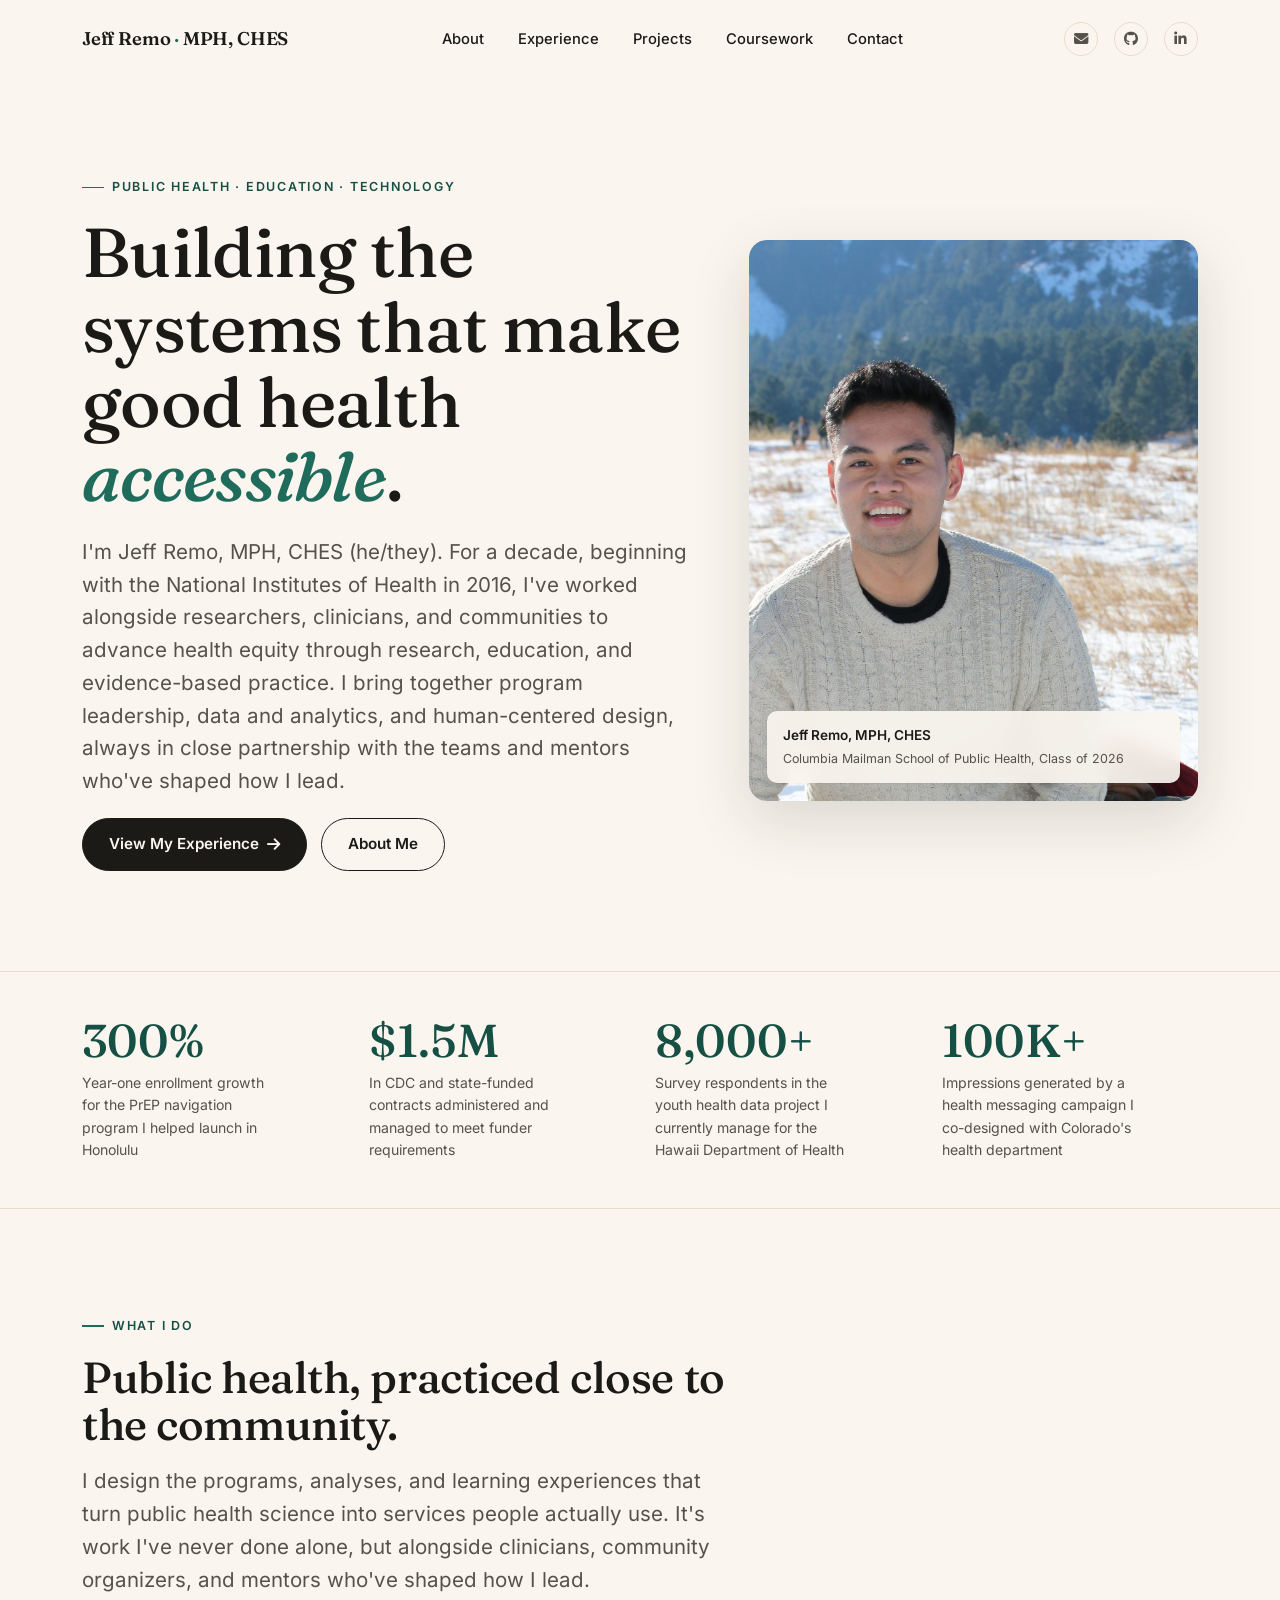
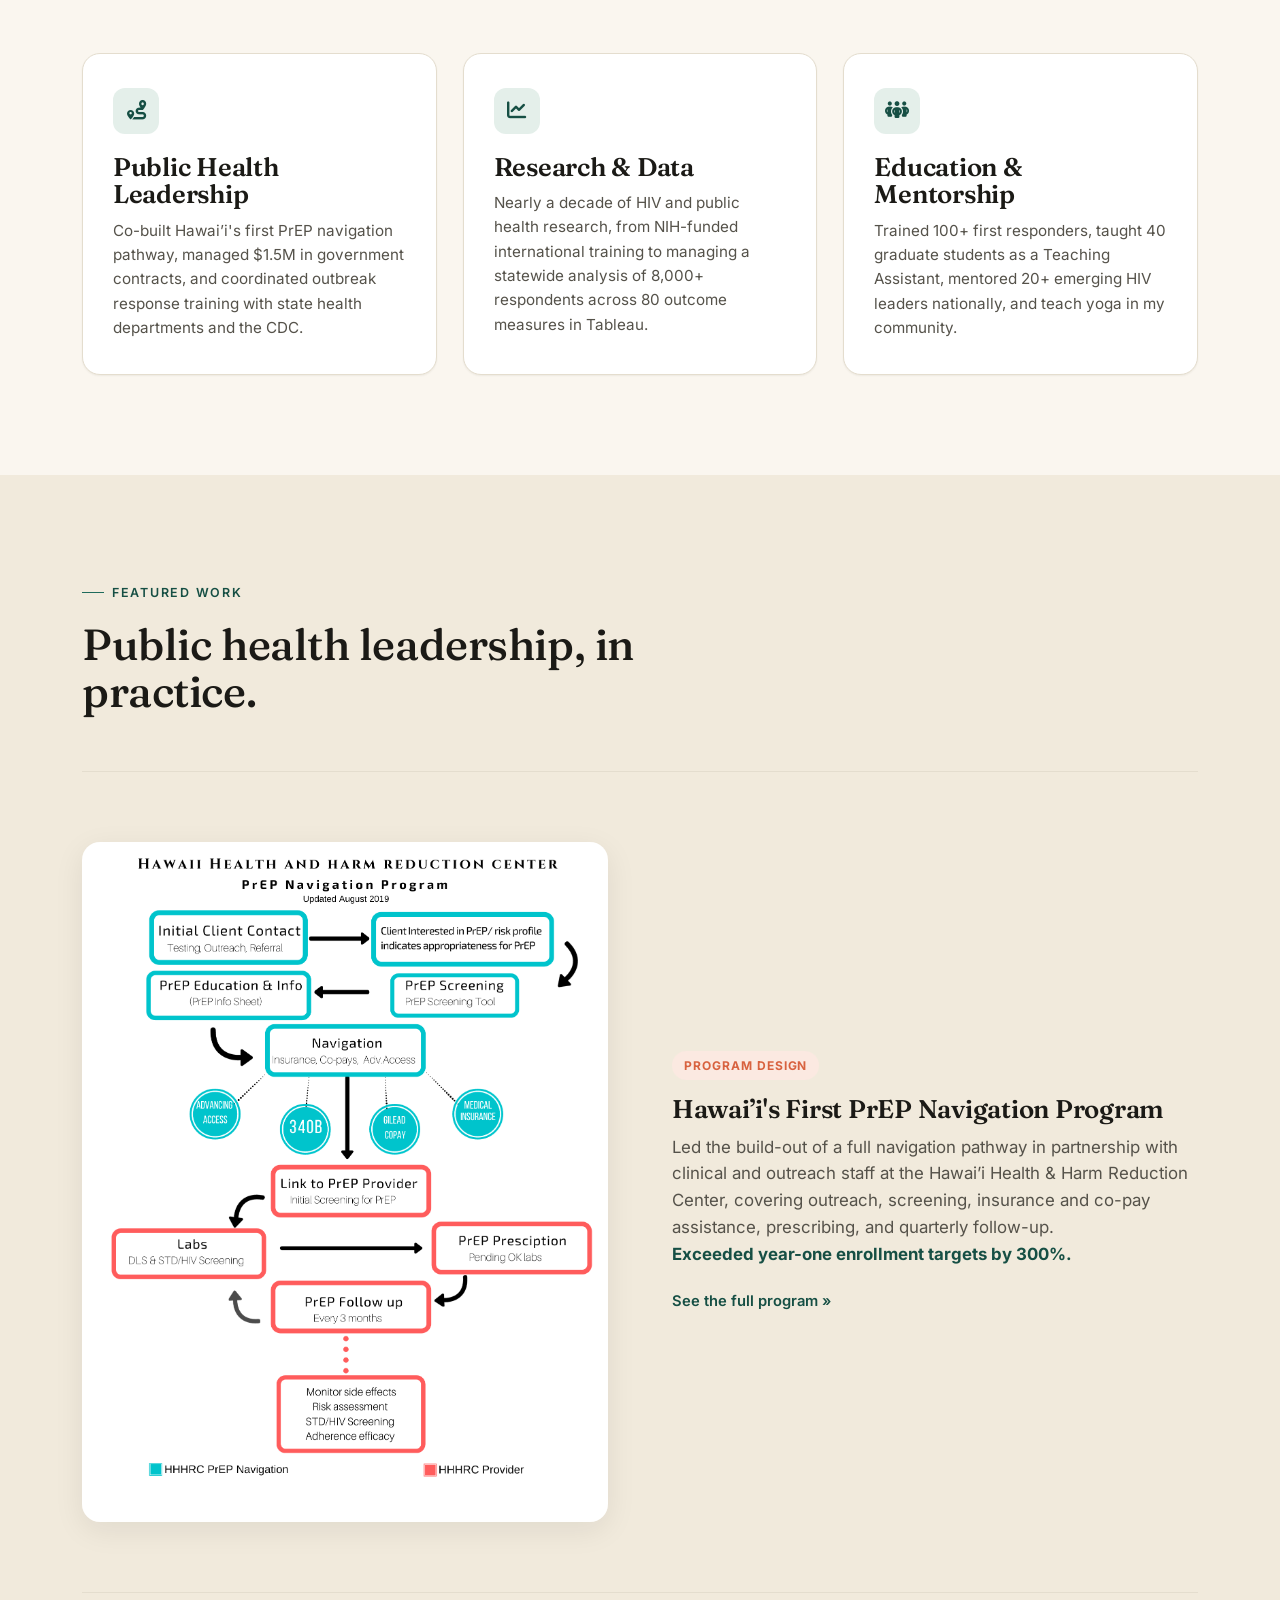
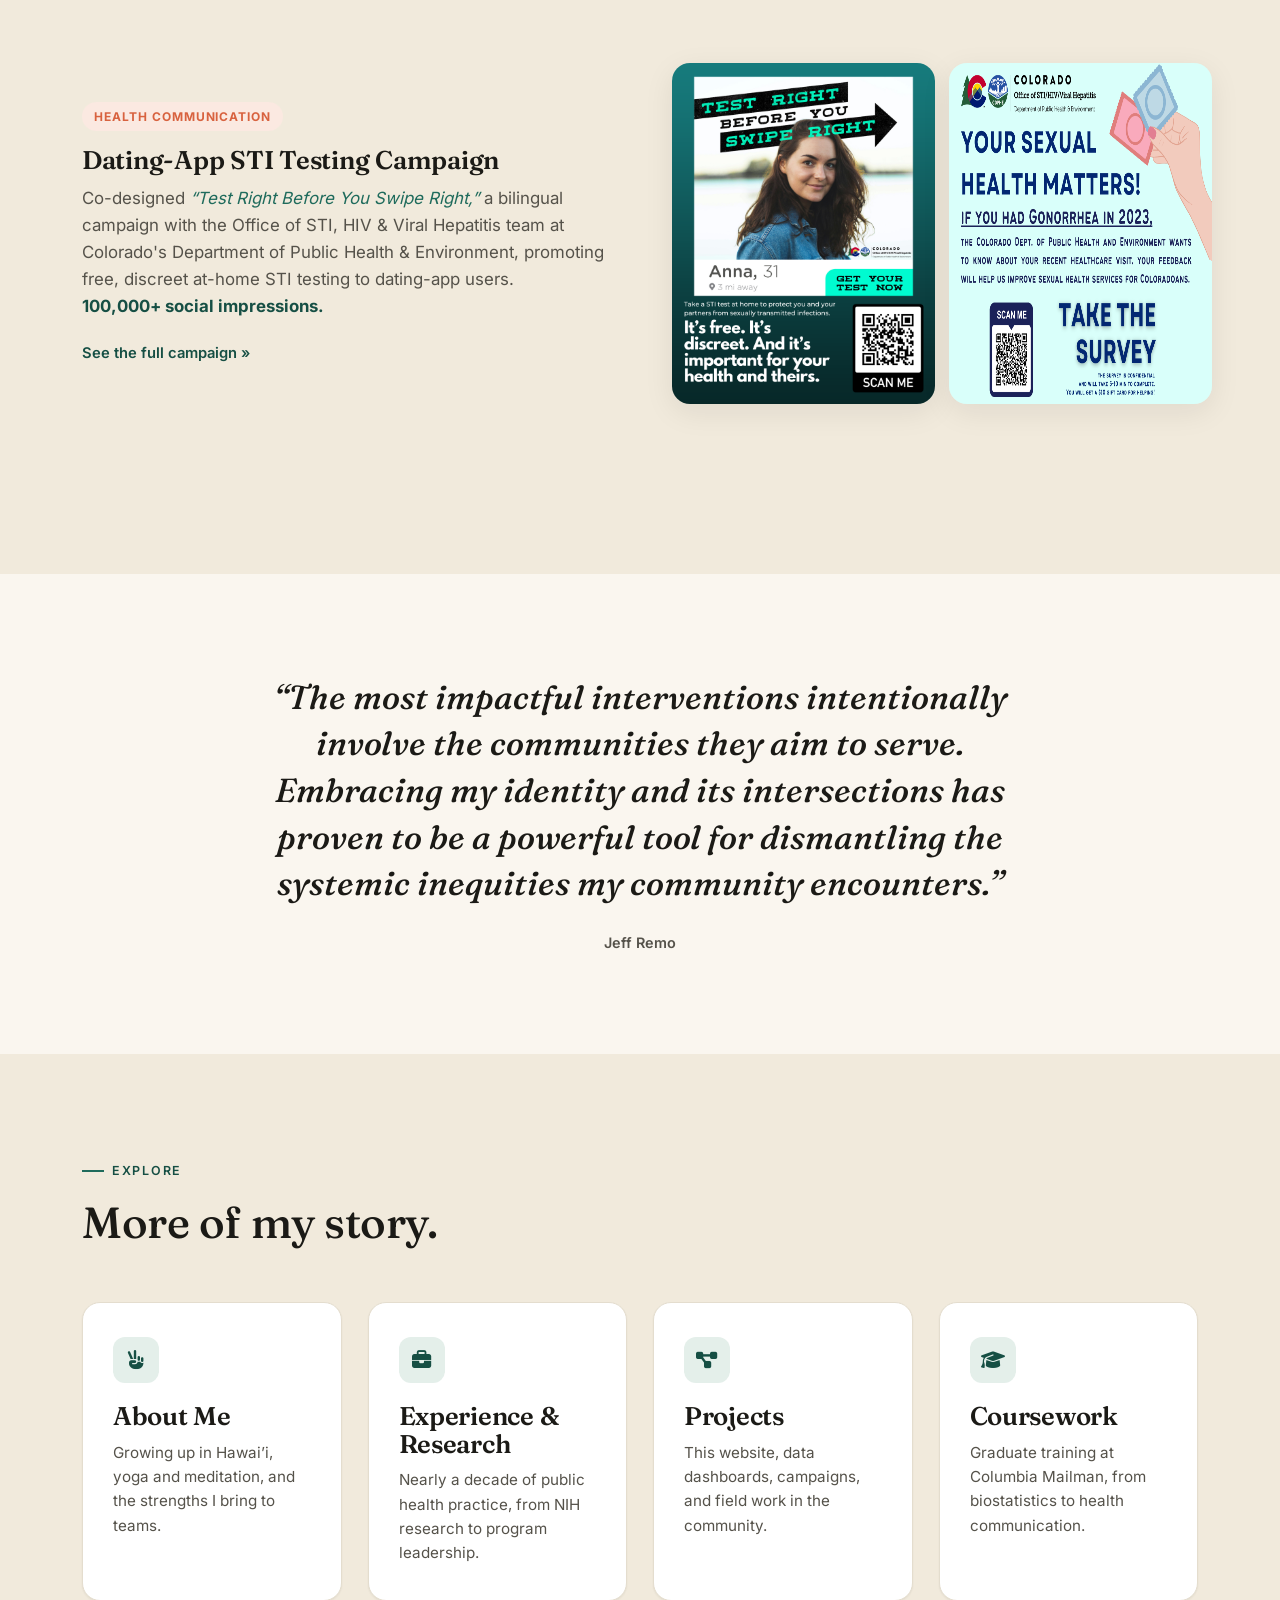
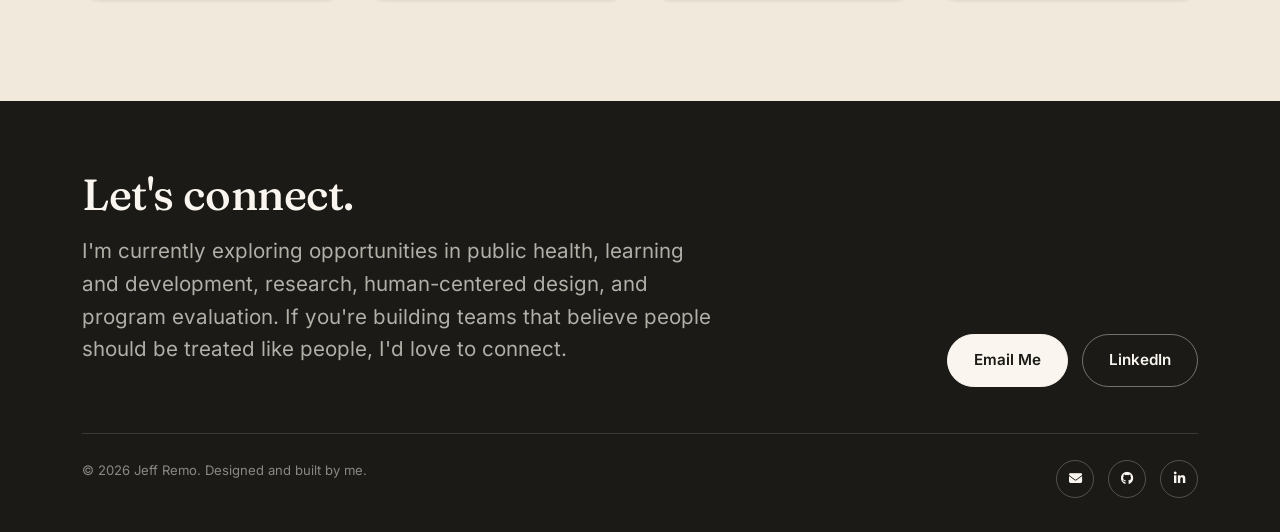
<file: index.html>
<!doctype html>
<html lang="en">
<head>
<meta charset="utf-8">
<meta name="viewport" content="width=device-width, initial-scale=1">
<title>Jeff Remo, MPH, CHES | Public Health Portfolio</title>
<meta name="description" content="Portfolio of Jeff Remo, MPH, CHES, an emerging public health leader, educator, and technologist with nearly a decade of HIV and public health research and practice.">
<link rel="icon" type="image/png" sizes="32x32" href="images/favicon-32.png">
<link rel="icon" type="image/png" sizes="512x512" href="images/favicon.png">
<link rel="apple-touch-icon" href="images/apple-touch-icon.png">
<link rel="stylesheet" href="css/fonts/fonts.css">
<link rel="stylesheet" href="css/fontawesome/css/all.min.css">
<link rel="stylesheet" href="css/site.css">
</head>
<body>

<nav class="site-nav">
  <div class="wrap">
    <a href="index.html" class="brand">Jeff Remo <span>&middot;</span> MPH, CHES</a>
    <ul class="nav-links">
      <li><a href="about.html">About</a></li>
      <li><a href="experience.html">Experience</a></li>
      <li><a href="projects.html">Projects</a></li>
      <li><a href="coursework.html">Coursework</a></li>
      <li><a href="#contact">Contact</a></li>
    </ul>
    <div class="nav-icons">
      <a href="mailto:jeffrem9@gmail.com" aria-label="Email"><i class="fa-solid fa-envelope"></i></a>
      <a href="http://github.com/jr4550/" target="_blank" rel="noopener" aria-label="GitHub"><i class="fa-brands fa-github"></i></a>
      <a href="https://www.linkedin.com/in/jefferson-remo-14899811a/" target="_blank" rel="noopener" aria-label="LinkedIn"><i class="fa-brands fa-linkedin-in"></i></a>
    </div>
    <button class="nav-toggle" aria-label="Open menu"><span></span><span></span><span></span></button>
  </div>
</nav>

<div class="mobile-drawer">
  <div class="drawer-top">
    <span class="brand">Jeff Remo</span>
    <button class="drawer-close" aria-label="Close menu">&times;</button>
  </div>
  <ul>
    <li><a href="index.html">Home</a></li>
    <li><a href="about.html">About</a></li>
    <li><a href="experience.html">Experience</a></li>
    <li><a href="projects.html">Projects</a></li>
    <li><a href="coursework.html">Coursework</a></li>
    <li><a href="#contact">Contact</a></li>
  </ul>
  <div class="drawer-icons">
    <a href="mailto:jeffrem9@gmail.com" aria-label="Email"><i class="fa-solid fa-envelope"></i></a>
    <a href="http://github.com/jr4550/" target="_blank" rel="noopener" aria-label="GitHub"><i class="fa-brands fa-github"></i></a>
    <a href="https://www.linkedin.com/in/jefferson-remo-14899811a/" target="_blank" rel="noopener" aria-label="LinkedIn"><i class="fa-brands fa-linkedin-in"></i></a>
  </div>
</div>

<header class="hero">
  <div class="wrap hero-grid">
    <div class="reveal in">
      <div class="eyebrow">Public Health &middot; Education &middot; Technology</div>
      <h1>Building the systems that make good health <em>accessible</em>.</h1>
      <p class="lede">I'm Jeff Remo, MPH, CHES (he/they). For a decade, beginning with the National Institutes of Health in 2016, I've worked alongside researchers, clinicians, and communities to advance health equity through research, education, and evidence-based practice. I bring together program leadership, data and analytics, and human-centered design, always in close partnership with the teams and mentors who've shaped how I lead.</p>
      <div class="btn-row">
        <a href="experience.html" class="btn btn-primary">View My Experience <i class="fa-solid fa-arrow-right"></i></a>
        <a href="about.html" class="btn btn-ghost">About Me</a>
      </div>
    </div>
    <div class="reveal in">
      <div class="hero-photo">
        <img src="images/photos/headshot-colorado.jpg" alt="Jeff Remo in the Colorado foothills">
        <div class="hero-photo-badge">
          Jeff Remo, MPH, CHES
          <span>Columbia Mailman School of Public Health, Class of 2026</span>
        </div>
      </div>
    </div>
  </div>
</header>

<section class="stat-strip">
  <div class="wrap stat-grid">
    <div class="reveal">
      <div class="stat-num">300%</div>
      <div class="stat-label">Year-one enrollment growth for the PrEP navigation program I helped launch in Honolulu</div>
    </div>
    <div class="reveal">
      <div class="stat-num">$1.5M</div>
      <div class="stat-label">In CDC and state-funded contracts administered and managed to meet funder requirements</div>
    </div>
    <div class="reveal">
      <div class="stat-num">8,000+</div>
      <div class="stat-label">Survey respondents in the youth health data project I currently manage for the Hawaii Department of Health</div>
    </div>
    <div class="reveal">
      <div class="stat-num">100K+</div>
      <div class="stat-label">Impressions generated by a health messaging campaign I co-designed with Colorado's health department</div>
    </div>
  </div>
</section>

<section class="section">
  <div class="wrap">
    <div class="section-head reveal">
      <div class="eyebrow">What I Do</div>
      <h2>Public health, practiced close to the community.</h2>
      <p class="lede">I design the programs, analyses, and learning experiences that turn public health science into services people actually use. It's work I've never done alone, but alongside clinicians, community organizers, and mentors who've shaped how I lead.</p>
    </div>
    <div class="card-grid">
      <div class="card reveal">
        <div class="card-icon"><i class="fa-solid fa-route"></i></div>
        <h3>Public Health Leadership</h3>
        <p>Co-built Hawai&rsquo;i's first PrEP navigation pathway, managed $1.5M in government contracts, and coordinated outbreak response training with state health departments and the CDC.</p>
      </div>
      <div class="card reveal">
        <div class="card-icon"><i class="fa-solid fa-chart-line"></i></div>
        <h3>Research &amp; Data</h3>
        <p>Nearly a decade of HIV and public health research, from NIH-funded international training to managing a statewide analysis of 8,000+ respondents across 80 outcome measures in Tableau.</p>
      </div>
      <div class="card reveal">
        <div class="card-icon"><i class="fa-solid fa-people-group"></i></div>
        <h3>Education &amp; Mentorship</h3>
        <p>Trained 100+ first responders, taught 40 graduate students as a Teaching Assistant, mentored 20+ emerging HIV leaders nationally, and teach yoga in my community.</p>
      </div>
    </div>
  </div>
</section>

<section class="section section-cream">
  <div class="wrap">
    <div class="section-head reveal">
      <div class="eyebrow">Featured Work</div>
      <h2>Public health leadership, in practice.</h2>
    </div>

    <div class="feature reveal">
      <div class="feature-media">
        <img src="images/prep-navigation-flowchart.png" alt="HHHRC PrEP Navigation Program workflow">
      </div>
      <div>
        <span class="feature-tag">Program Design</span>
        <h3>Hawai&rsquo;i's First PrEP Navigation Program</h3>
        <p>Led the build-out of a full navigation pathway in partnership with clinical and outreach staff at the Hawai&rsquo;i Health &amp; Harm Reduction Center, covering outreach, screening, insurance and co-pay assistance, prescribing, and quarterly follow-up. <span class="stat-line">Exceeded year-one enrollment targets by 300%.</span></p>
        <div class="feature-links">
          <a href="projects.html#prep">See the full program &raquo;</a>
        </div>
      </div>
    </div>

    <div class="feature reverse reveal">
      <div class="feature-media split">
        <img src="images/sexual-health-campaign-1.png" alt="Test Right Before You Swipe Right campaign flyer">
        <img src="images/sexual-health-campaign-2.png" alt="Your Sexual Health Matters campaign flyer">
      </div>
      <div>
        <span class="feature-tag">Health Communication</span>
        <h3>Dating-App STI Testing Campaign</h3>
        <p>Co-designed <em>&ldquo;Test Right Before You Swipe Right,&rdquo;</em> a bilingual campaign with the Office of STI, HIV &amp; Viral Hepatitis team at Colorado's Department of Public Health &amp; Environment, promoting free, discreet at-home STI testing to dating-app users. <span class="stat-line">100,000+ social impressions.</span></p>
        <div class="feature-links">
          <a href="projects.html#campaign">See the full campaign &raquo;</a>
        </div>
      </div>
    </div>
  </div>
</section>

<section class="section">
  <div class="wrap quote-block reveal">
    <blockquote>&ldquo;The most impactful interventions intentionally involve the communities they aim to serve. Embracing my identity and its intersections has proven to be a powerful tool for dismantling the systemic inequities my community encounters.&rdquo;</blockquote>
    <div class="quote-attr">Jeff Remo</div>
  </div>
</section>

<section class="section section-cream">
  <div class="wrap">
    <div class="section-head reveal">
      <div class="eyebrow">Explore</div>
      <h2>More of my story.</h2>
    </div>
    <div class="card-grid four">
      <a href="about.html" class="card reveal">
        <div class="card-icon"><i class="fa-solid fa-hand-peace"></i></div>
        <h3>About Me</h3>
        <p>Growing up in Hawai&rsquo;i, yoga and meditation, and the strengths I bring to teams.</p>
      </a>
      <a href="experience.html" class="card reveal">
        <div class="card-icon"><i class="fa-solid fa-briefcase"></i></div>
        <h3>Experience &amp; Research</h3>
        <p>Nearly a decade of public health practice, from NIH research to program leadership.</p>
      </a>
      <a href="projects.html" class="card reveal">
        <div class="card-icon"><i class="fa-solid fa-diagram-project"></i></div>
        <h3>Projects</h3>
        <p>This website, data dashboards, campaigns, and field work in the community.</p>
      </a>
      <a href="coursework.html" class="card reveal">
        <div class="card-icon"><i class="fa-solid fa-graduation-cap"></i></div>
        <h3>Coursework</h3>
        <p>Graduate training at Columbia Mailman, from biostatistics to health communication.</p>
      </a>
    </div>
  </div>
</section>

<footer class="site-footer" id="contact">
  <div class="wrap">
    <div class="footer-top">
      <div>
        <h2>Let's connect.</h2>
        <p class="lede">I'm currently exploring opportunities in public health, learning and development, research, human-centered design, and program evaluation. If you're building teams that believe people should be treated like people, I'd love to connect.</p>
      </div>
      <div class="btn-row">
        <a href="mailto:jeffrem9@gmail.com" class="btn btn-primary">Email Me</a>
        <a href="https://www.linkedin.com/in/jefferson-remo-14899811a/" class="btn btn-ghost" target="_blank" rel="noopener">LinkedIn</a>
      </div>
    </div>
    <div class="footer-bottom">
      <span>&copy; 2026 Jeff Remo. Designed and built by me.</span>
      <div class="footer-icons">
        <a href="mailto:jeffrem9@gmail.com" aria-label="Email"><i class="fa-solid fa-envelope"></i></a>
        <a href="http://github.com/jr4550/" target="_blank" rel="noopener" aria-label="GitHub"><i class="fa-brands fa-github"></i></a>
        <a href="https://www.linkedin.com/in/jefferson-remo-14899811a/" target="_blank" rel="noopener" aria-label="LinkedIn"><i class="fa-brands fa-linkedin-in"></i></a>
      </div>
    </div>
  </div>
</footer>

<script src="js/site.js"></script>
</body>
</html>
</file>
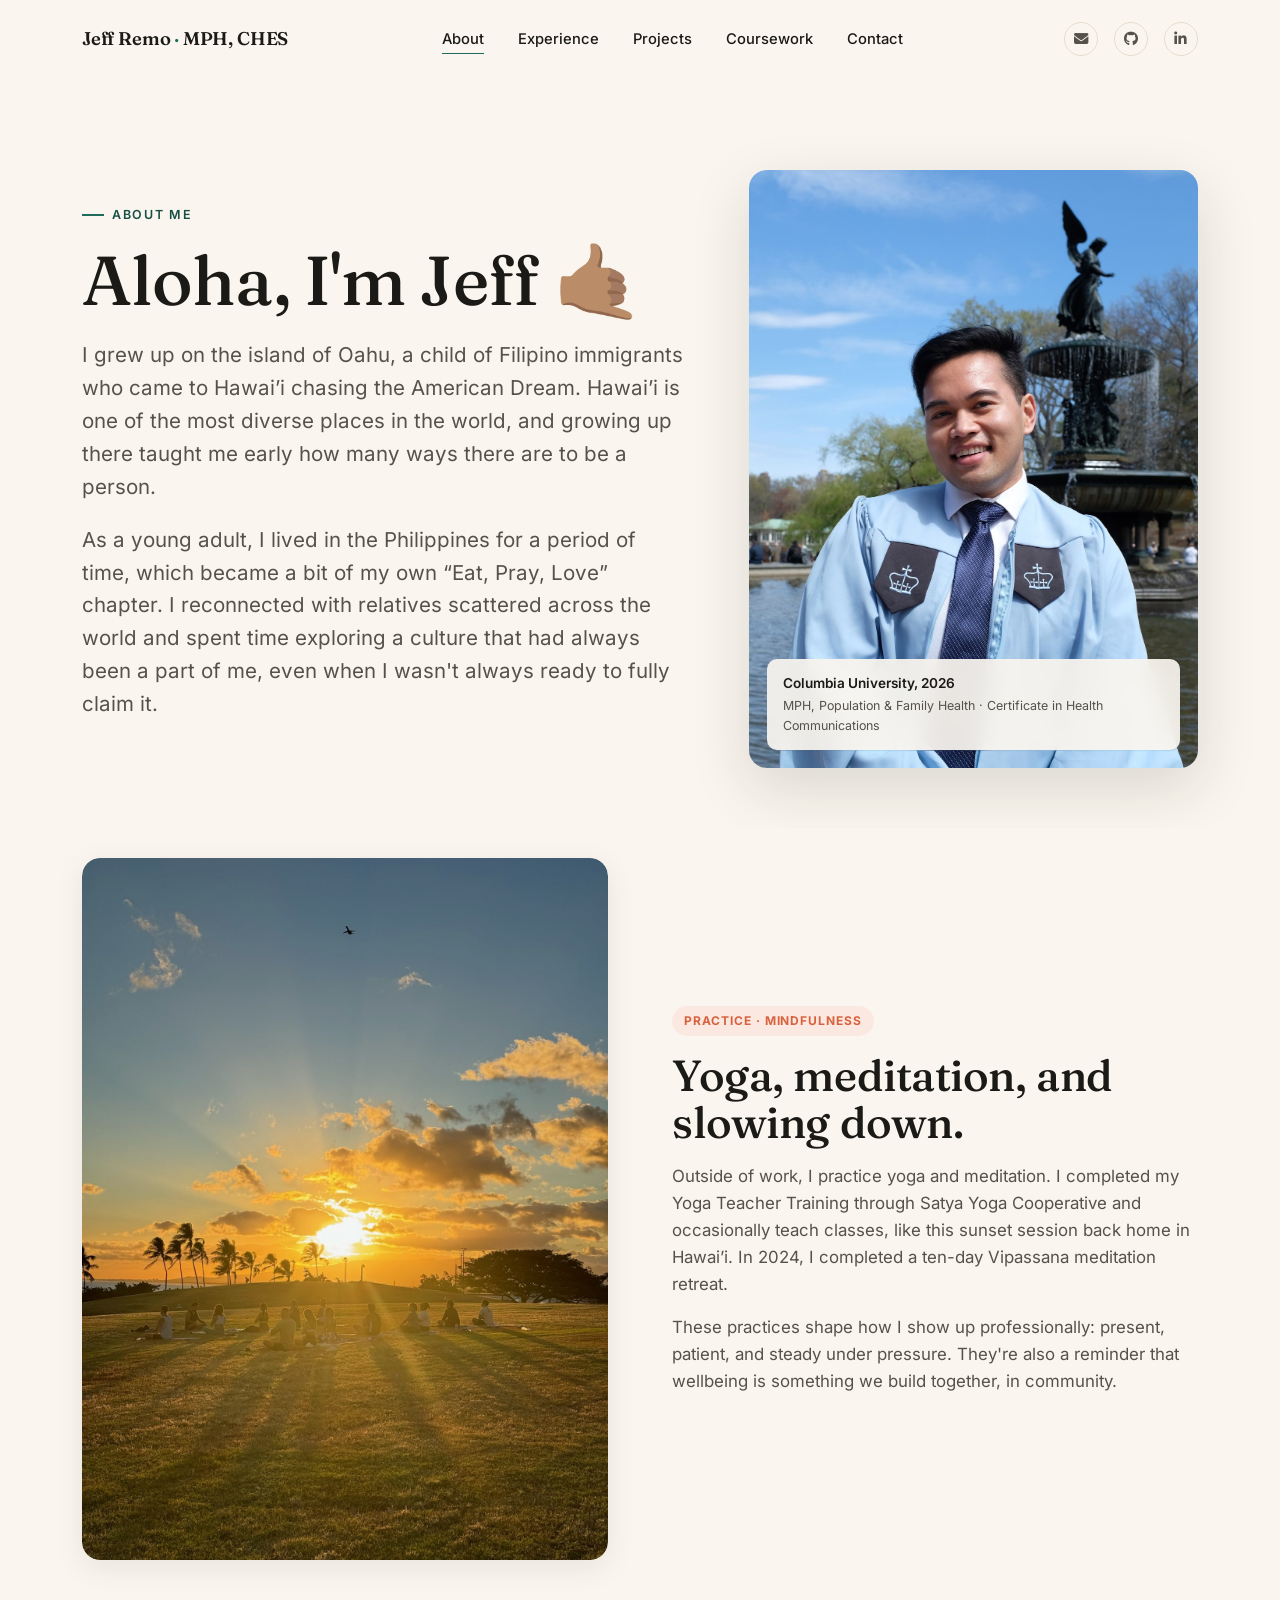
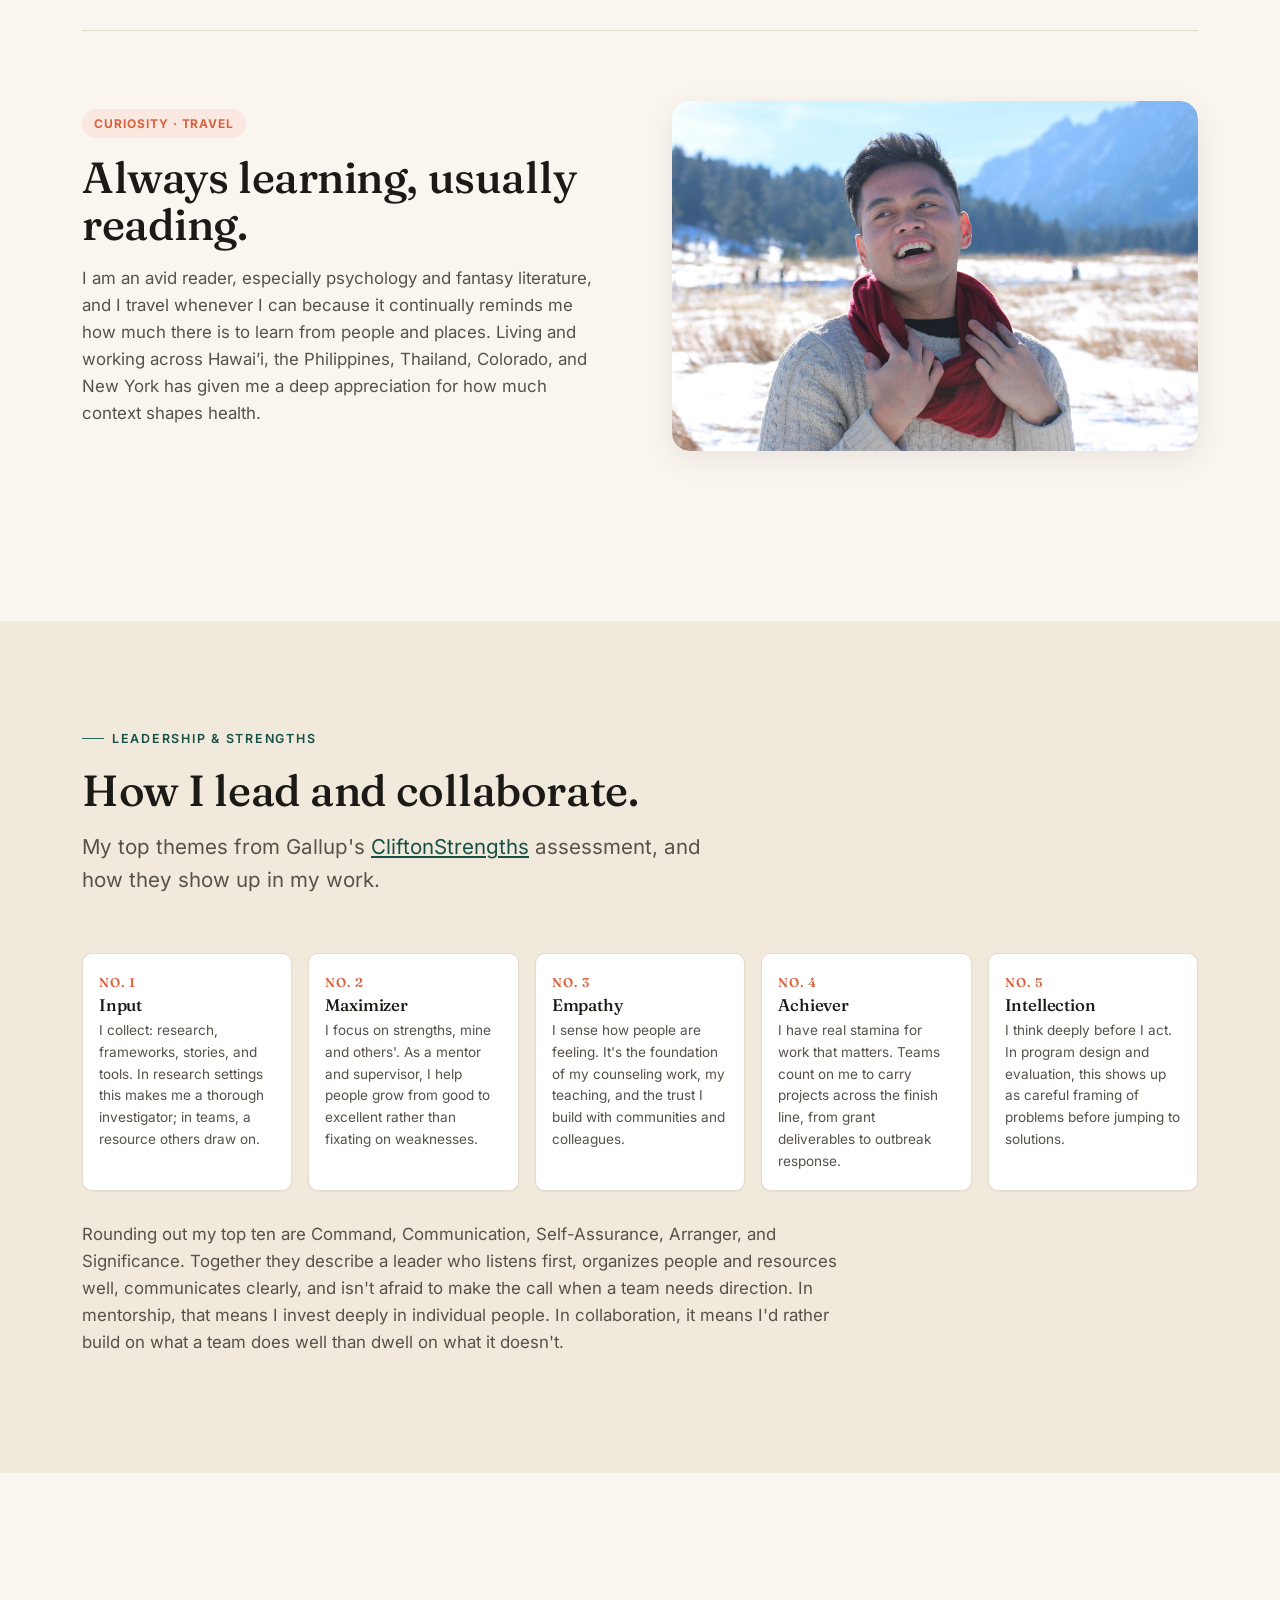
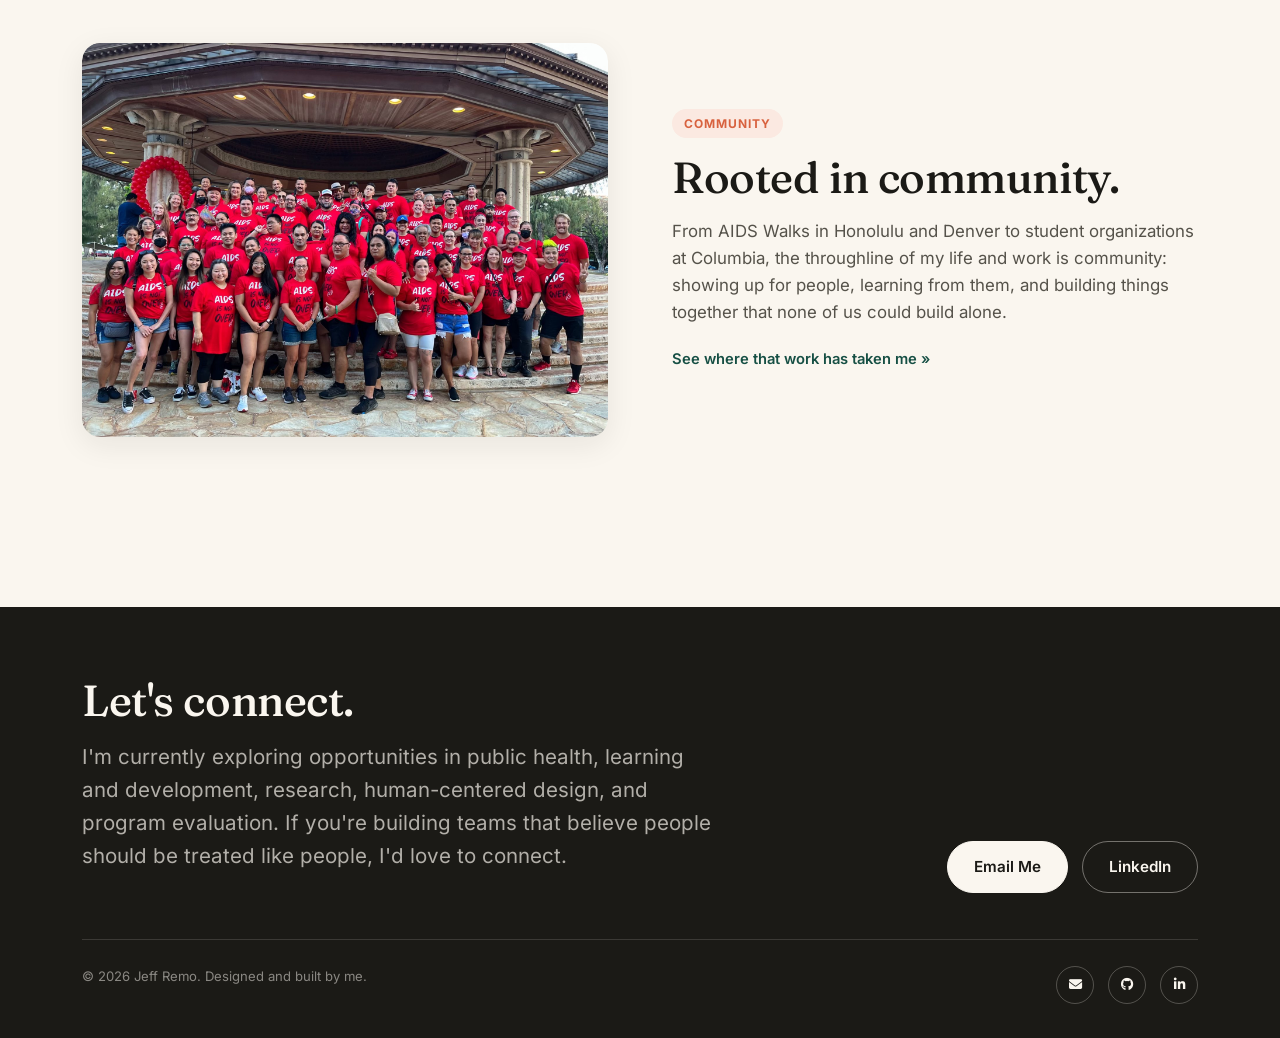
<file: about.html>
<!doctype html>
<html lang="en">
<head>
<meta charset="utf-8">
<meta name="viewport" content="width=device-width, initial-scale=1">
<title>About Me | Jeff Remo, MPH, CHES</title>
<meta name="description" content="Aloha, I'm Jeff. Raised on Oahu, grounded in yoga and meditation, and driven by nearly a decade of public health work.">
<link rel="icon" type="image/png" sizes="32x32" href="images/favicon-32.png">
<link rel="icon" type="image/png" sizes="512x512" href="images/favicon.png">
<link rel="apple-touch-icon" href="images/apple-touch-icon.png">
<link rel="stylesheet" href="css/fonts/fonts.css">
<link rel="stylesheet" href="css/fontawesome/css/all.min.css">
<link rel="stylesheet" href="css/site.css">
</head>
<body>

<nav class="site-nav">
  <div class="wrap">
    <a href="index.html" class="brand">Jeff Remo <span>&middot;</span> MPH, CHES</a>
    <ul class="nav-links">
      <li><a href="about.html">About</a></li>
      <li><a href="experience.html">Experience</a></li>
      <li><a href="projects.html">Projects</a></li>
      <li><a href="coursework.html">Coursework</a></li>
      <li><a href="#contact">Contact</a></li>
    </ul>
    <div class="nav-icons">
      <a href="mailto:jeffrem9@gmail.com" aria-label="Email"><i class="fa-solid fa-envelope"></i></a>
      <a href="http://github.com/jr4550/" target="_blank" rel="noopener" aria-label="GitHub"><i class="fa-brands fa-github"></i></a>
      <a href="https://www.linkedin.com/in/jefferson-remo-14899811a/" target="_blank" rel="noopener" aria-label="LinkedIn"><i class="fa-brands fa-linkedin-in"></i></a>
    </div>
    <button class="nav-toggle" aria-label="Open menu"><span></span><span></span><span></span></button>
  </div>
</nav>

<div class="mobile-drawer">
  <div class="drawer-top">
    <span class="brand">Jeff Remo</span>
    <button class="drawer-close" aria-label="Close menu">&times;</button>
  </div>
  <ul>
    <li><a href="index.html">Home</a></li>
    <li><a href="about.html">About</a></li>
    <li><a href="experience.html">Experience</a></li>
    <li><a href="projects.html">Projects</a></li>
    <li><a href="coursework.html">Coursework</a></li>
    <li><a href="#contact">Contact</a></li>
  </ul>
  <div class="drawer-icons">
    <a href="mailto:jeffrem9@gmail.com" aria-label="Email"><i class="fa-solid fa-envelope"></i></a>
    <a href="http://github.com/jr4550/" target="_blank" rel="noopener" aria-label="GitHub"><i class="fa-brands fa-github"></i></a>
    <a href="https://www.linkedin.com/in/jefferson-remo-14899811a/" target="_blank" rel="noopener" aria-label="LinkedIn"><i class="fa-brands fa-linkedin-in"></i></a>
  </div>
</div>

<header class="hero" style="padding-bottom: 60px;">
  <div class="wrap hero-grid">
    <div class="reveal in">
      <div class="eyebrow">About Me</div>
      <h1>Aloha, I'm Jeff&nbsp;🤙🏽</h1>
      <p class="lede">I grew up on the island of Oahu, a child of Filipino immigrants who came to Hawai&rsquo;i chasing the American Dream. Hawai&rsquo;i is one of the most diverse places in the world, and growing up there taught me early how many ways there are to be a person.</p>
      <p class="lede">As a young adult, I lived in the Philippines for a period of time, which became a bit of my own &ldquo;Eat, Pray, Love&rdquo; chapter. I reconnected with relatives scattered across the world and spent time exploring a culture that had always been a part of me, even when I wasn't always ready to fully claim it.</p>
    </div>
    <div class="reveal in">
      <div class="hero-photo" style="aspect-ratio: 3 / 4;">
        <img src="images/photos/grad-fountain.jpg" alt="Jeff Remo at the Columbia University fountains in graduation regalia">
        <div class="hero-photo-badge">
          Columbia University, 2026
          <span>MPH, Population &amp; Family Health &middot; Certificate in Health Communications</span>
        </div>
      </div>
    </div>
  </div>
</header>

<section class="section" style="padding-top: 30px;">
  <div class="wrap">
    <div class="feature reveal" style="border-top:none; padding-top:0;">
      <div class="feature-media">
        <div class="photo-band">
          <img src="images/photos/yoga-teaching.jpg" alt="A sunset yoga class Jeff taught in Hawai'i, with students seated in a circle on the grass">
        </div>
      </div>
      <div>
        <span class="feature-tag">Practice &middot; Mindfulness</span>
        <h2>Yoga, meditation, and slowing down.</h2>
        <p>Outside of work, I practice yoga and meditation. I completed my Yoga Teacher Training through Satya Yoga Cooperative and occasionally teach classes, like this sunset session back home in Hawai&rsquo;i. In 2024, I completed a ten-day Vipassana meditation retreat.</p>
        <p>These practices shape how I show up professionally: present, patient, and steady under pressure. They're also a reminder that wellbeing is something we build together, in community.</p>
      </div>
    </div>

    <div class="feature reverse reveal">
      <div class="feature-media">
        <div class="photo-band">
          <img src="images/photos/colorado-mountain.jpg" alt="Snow-covered mountains in Colorado">
        </div>
      </div>
      <div>
        <span class="feature-tag">Curiosity &middot; Travel</span>
        <h2>Always learning, usually reading.</h2>
        <p>I am an avid reader, especially psychology and fantasy literature, and I travel whenever I can because it continually reminds me how much there is to learn from people and places. Living and working across Hawai&rsquo;i, the Philippines, Thailand, Colorado, and New York has given me a deep appreciation for how much context shapes health.</p>
      </div>
    </div>
  </div>
</section>

<section class="section section-cream">
  <div class="wrap">
    <div class="section-head reveal">
      <div class="eyebrow">Leadership &amp; Strengths</div>
      <h2>How I lead and collaborate.</h2>
      <p class="lede">My top themes from Gallup's <a href="https://www.gallup.com/cliftonstrengths/en/253715/34-cliftonstrengths-themes.aspx" target="_blank" rel="noopener" style="text-decoration:underline; color:var(--accent-dark);">CliftonStrengths</a> assessment, and how they show up in my work.</p>
    </div>
    <div class="strength-list reveal">
      <div class="strength">
        <div class="s-rank">No. 1</div>
        <h4>Input</h4>
        <p>I collect: research, frameworks, stories, and tools. In research settings this makes me a thorough investigator; in teams, a resource others draw on.</p>
      </div>
      <div class="strength">
        <div class="s-rank">No. 2</div>
        <h4>Maximizer</h4>
        <p>I focus on strengths, mine and others'. As a mentor and supervisor, I help people grow from good to excellent rather than fixating on weaknesses.</p>
      </div>
      <div class="strength">
        <div class="s-rank">No. 3</div>
        <h4>Empathy</h4>
        <p>I sense how people are feeling. It's the foundation of my counseling work, my teaching, and the trust I build with communities and colleagues.</p>
      </div>
      <div class="strength">
        <div class="s-rank">No. 4</div>
        <h4>Achiever</h4>
        <p>I have real stamina for work that matters. Teams count on me to carry projects across the finish line, from grant deliverables to outbreak response.</p>
      </div>
      <div class="strength">
        <div class="s-rank">No. 5</div>
        <h4>Intellection</h4>
        <p>I think deeply before I act. In program design and evaluation, this shows up as careful framing of problems before jumping to solutions.</p>
      </div>
    </div>
    <div class="reveal" style="max-width:760px;">
      <p>Rounding out my top ten are Command, Communication, Self-Assurance, Arranger, and Significance. Together they describe a leader who listens first, organizes people and resources well, communicates clearly, and isn't afraid to make the call when a team needs direction. In mentorship, that means I invest deeply in individual people. In collaboration, it means I'd rather build on what a team does well than dwell on what it doesn't.</p>
    </div>
  </div>
</section>

<section class="section">
  <div class="wrap">
    <div class="feature reveal" style="border-top:none;">
      <div class="feature-media">
        <div class="photo-band">
          <img src="images/photos/aids-walk-2023.jpg" alt="Jeff at an AIDS Walk community event in 2023">
        </div>
      </div>
      <div>
        <span class="feature-tag">Community</span>
        <h2>Rooted in community.</h2>
        <p>From AIDS Walks in Honolulu and Denver to student organizations at Columbia, the throughline of my life and work is community: showing up for people, learning from them, and building things together that none of us could build alone.</p>
        <div class="feature-links">
          <a href="experience.html">See where that work has taken me &raquo;</a>
        </div>
      </div>
    </div>
  </div>
</section>

<footer class="site-footer" id="contact">
  <div class="wrap">
    <div class="footer-top">
      <div>
        <h2>Let's connect.</h2>
        <p class="lede">I'm currently exploring opportunities in public health, learning and development, research, human-centered design, and program evaluation. If you're building teams that believe people should be treated like people, I'd love to connect.</p>
      </div>
      <div class="btn-row">
        <a href="mailto:jeffrem9@gmail.com" class="btn btn-primary">Email Me</a>
        <a href="https://www.linkedin.com/in/jefferson-remo-14899811a/" class="btn btn-ghost" target="_blank" rel="noopener">LinkedIn</a>
      </div>
    </div>
    <div class="footer-bottom">
      <span>&copy; 2026 Jeff Remo. Designed and built by me.</span>
      <div class="footer-icons">
        <a href="mailto:jeffrem9@gmail.com" aria-label="Email"><i class="fa-solid fa-envelope"></i></a>
        <a href="http://github.com/jr4550/" target="_blank" rel="noopener" aria-label="GitHub"><i class="fa-brands fa-github"></i></a>
        <a href="https://www.linkedin.com/in/jefferson-remo-14899811a/" target="_blank" rel="noopener" aria-label="LinkedIn"><i class="fa-brands fa-linkedin-in"></i></a>
      </div>
    </div>
  </div>
</footer>

<script src="js/site.js"></script>
</body>
</html>
</file>
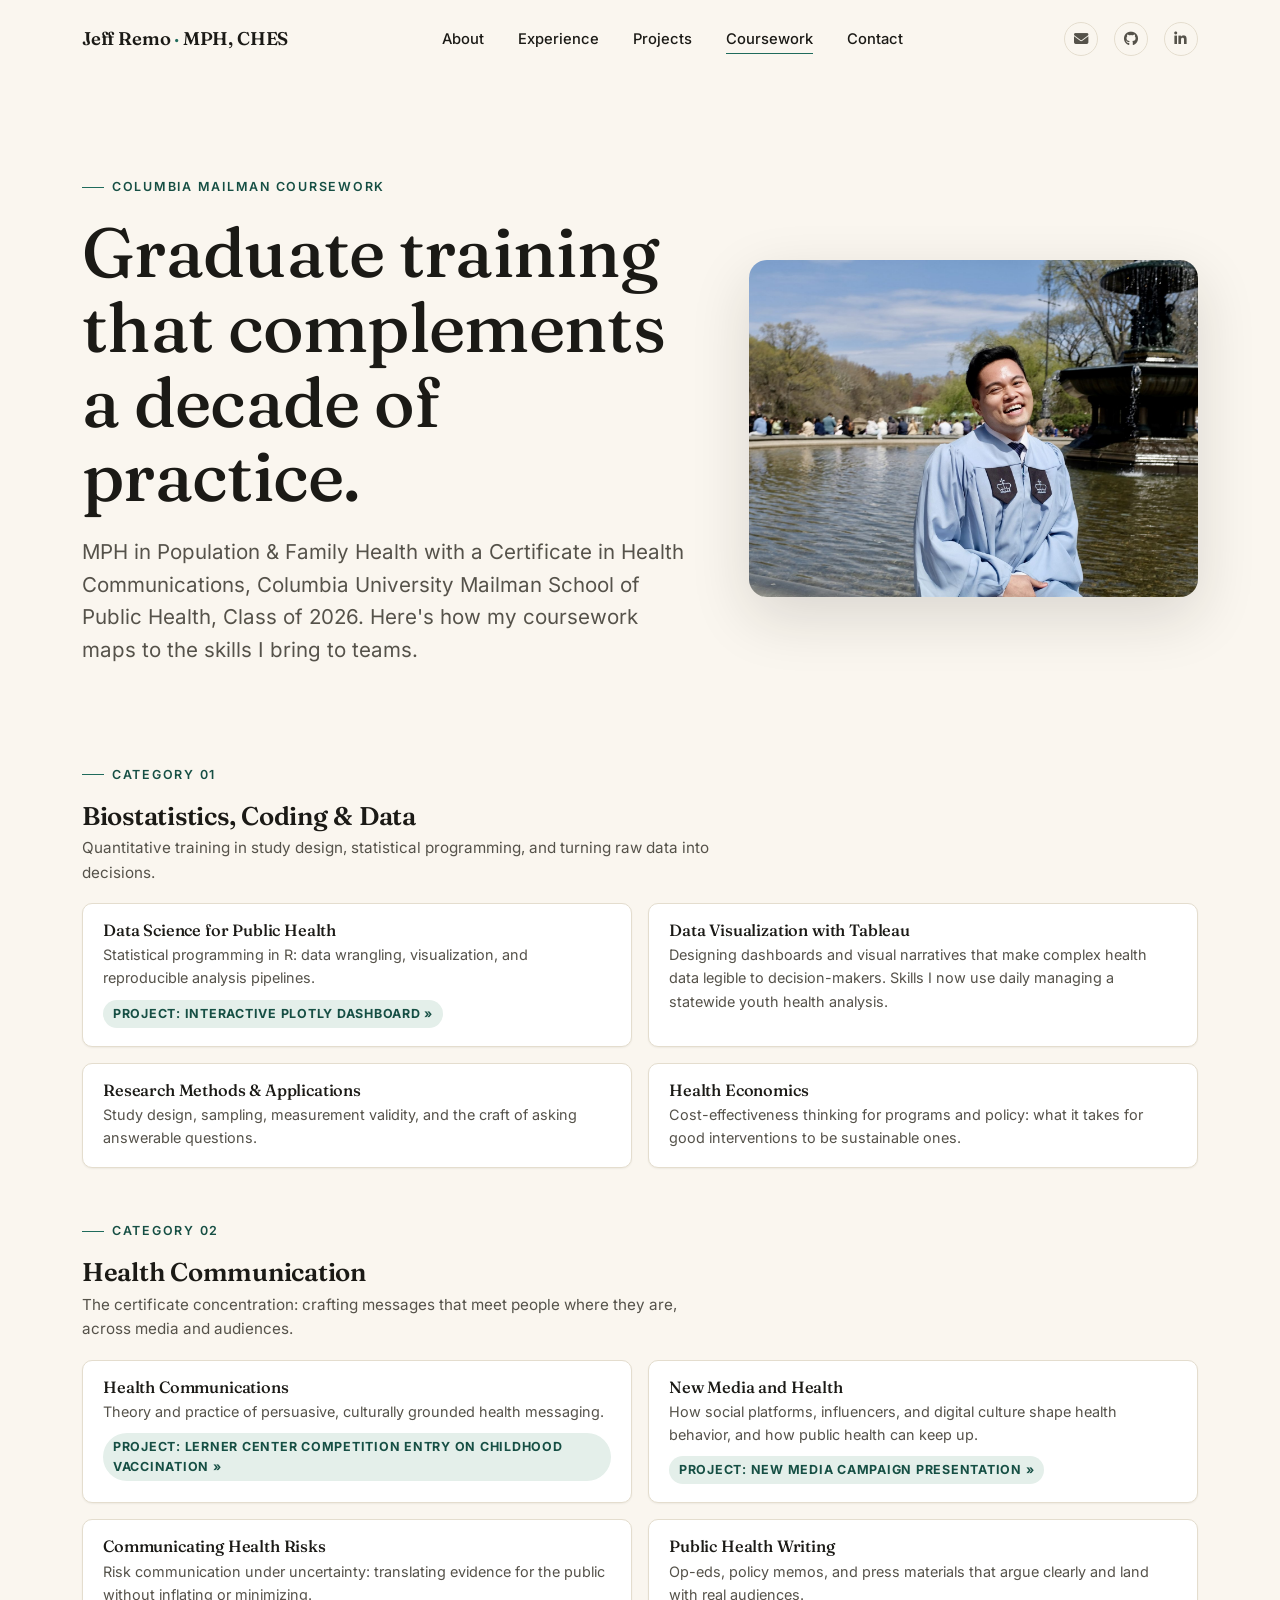
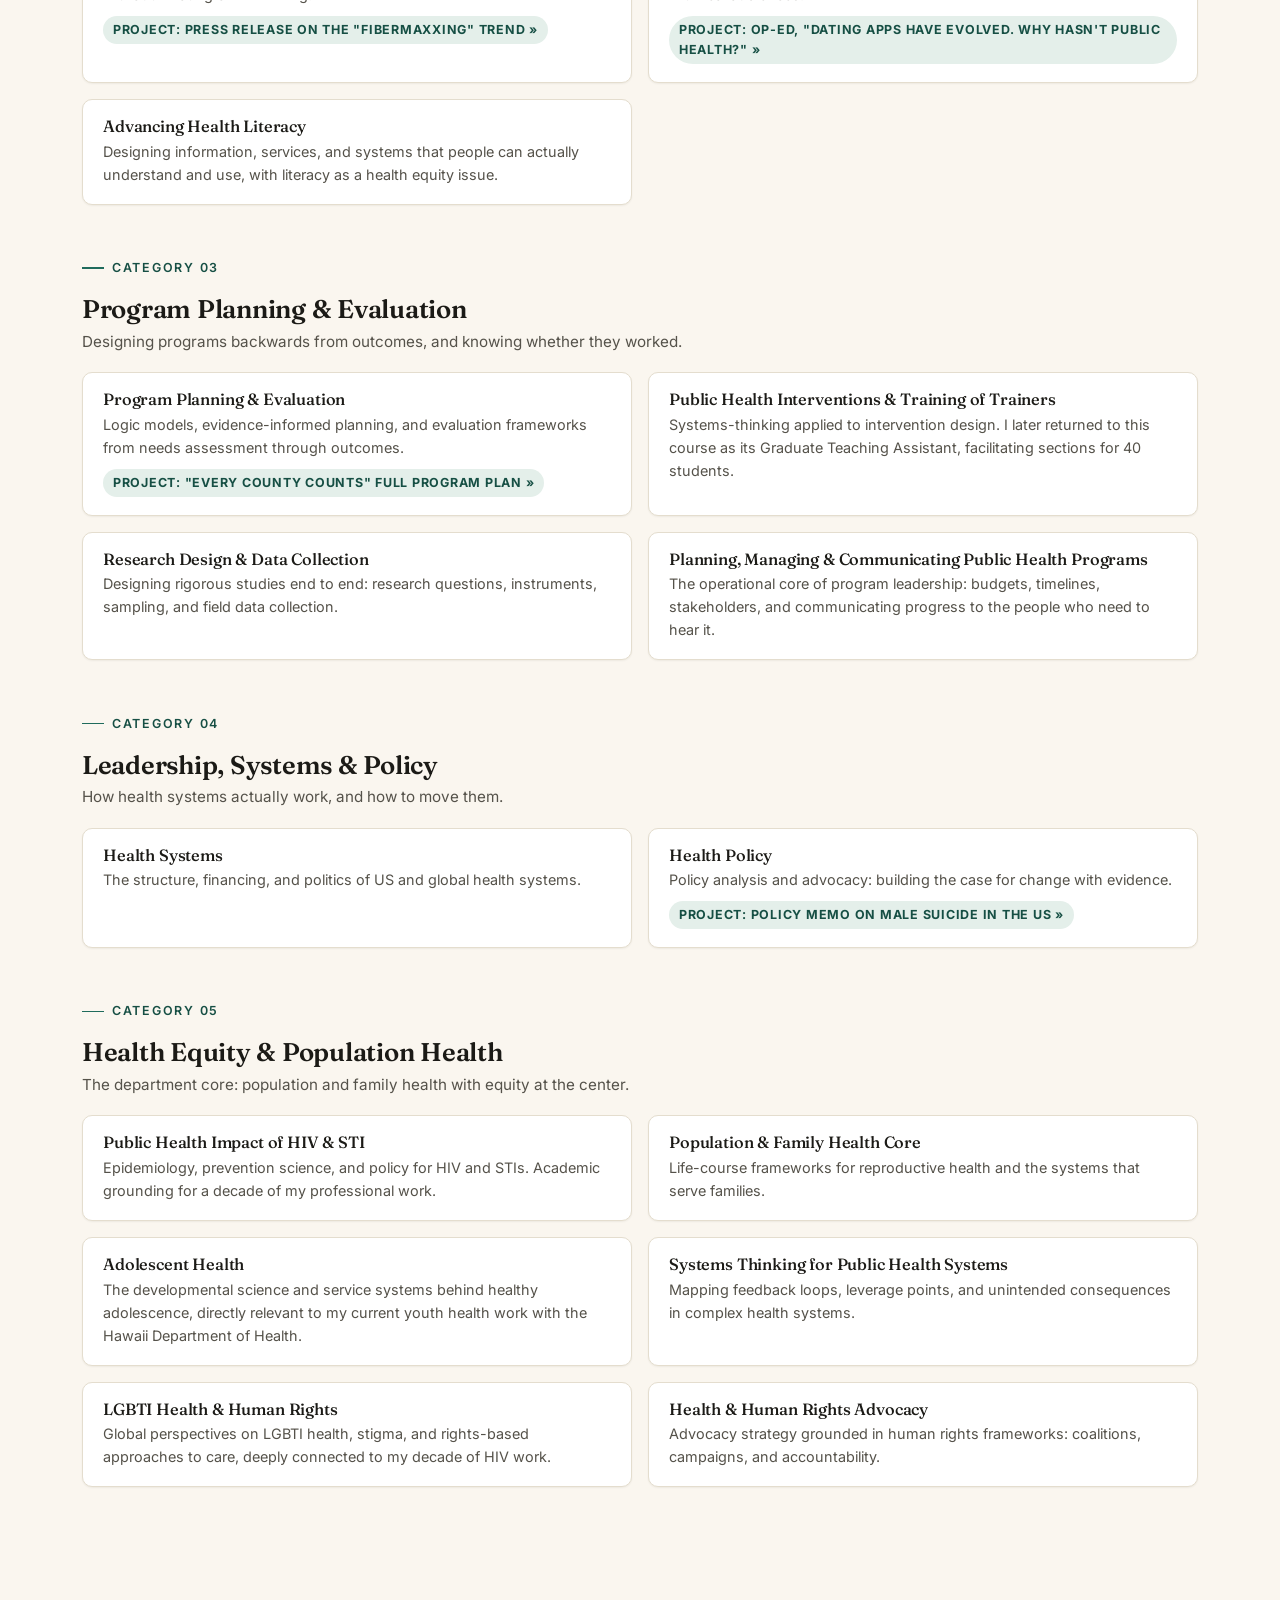
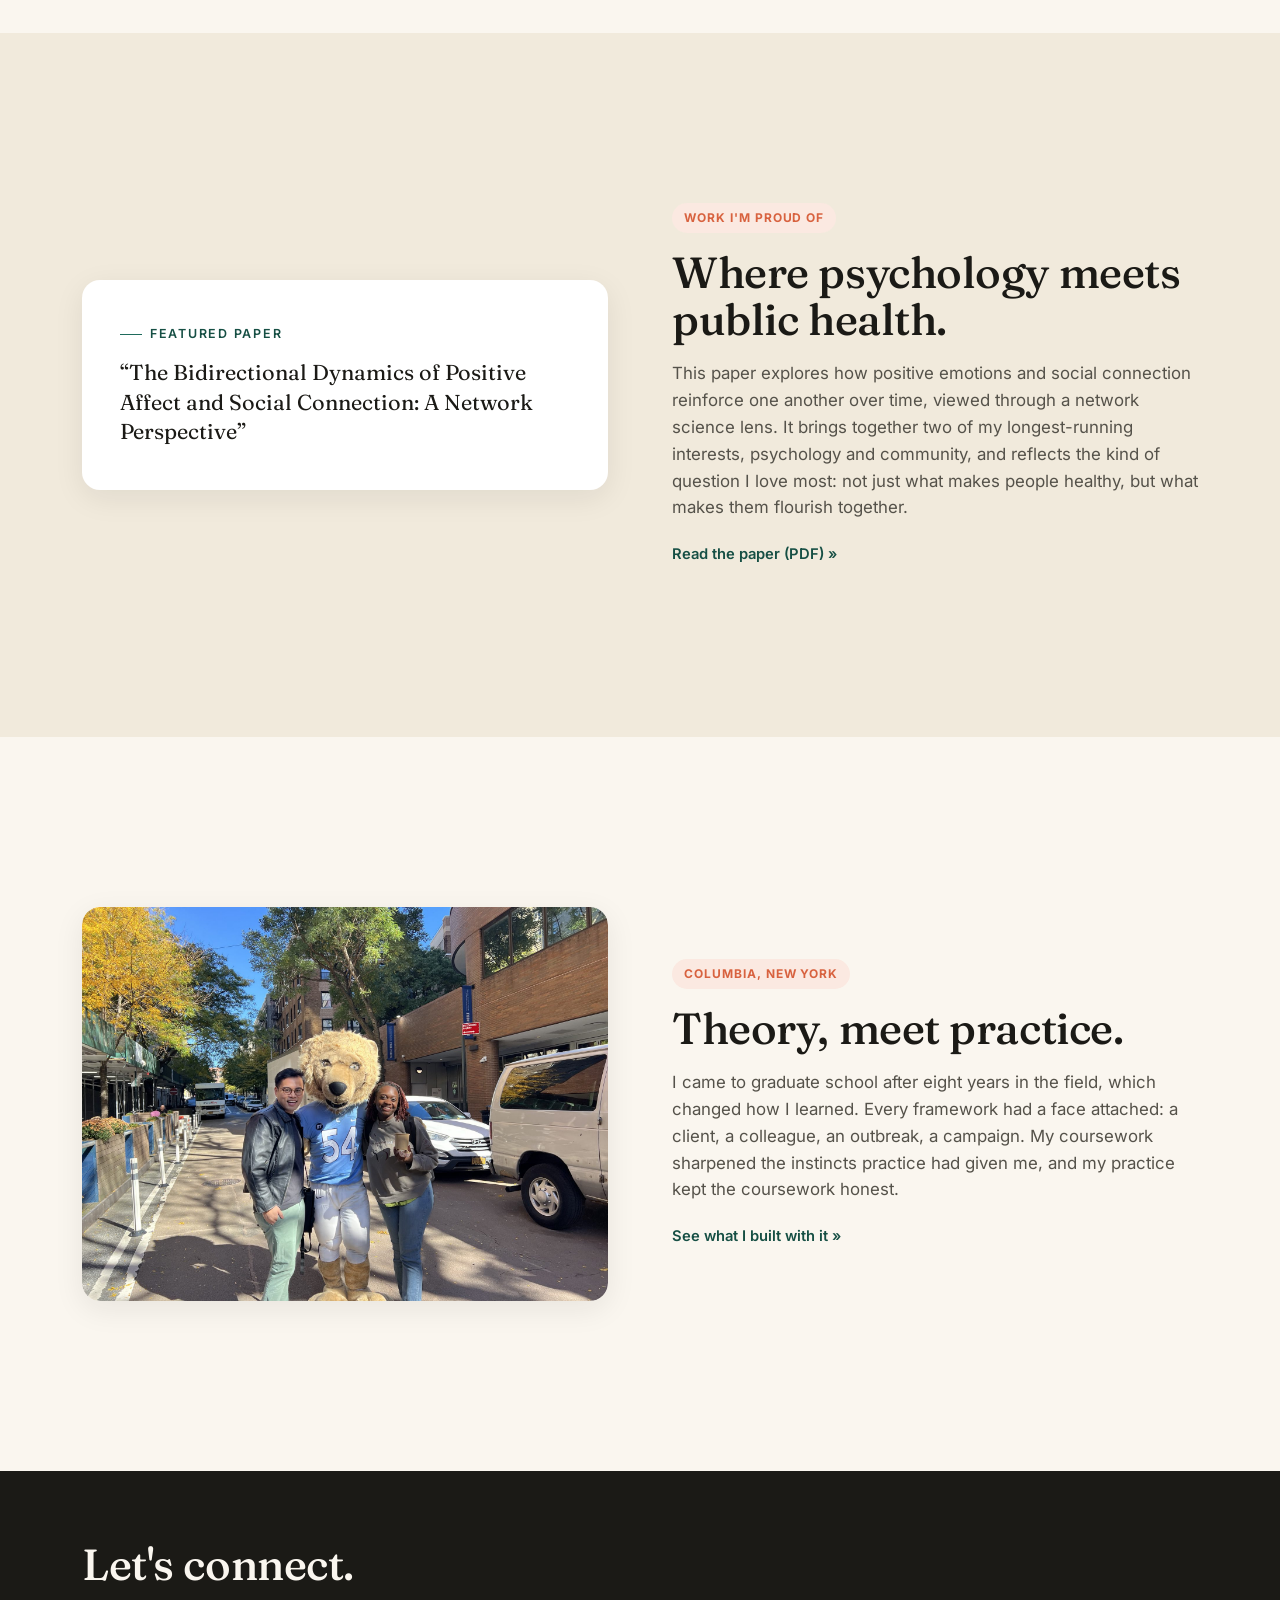
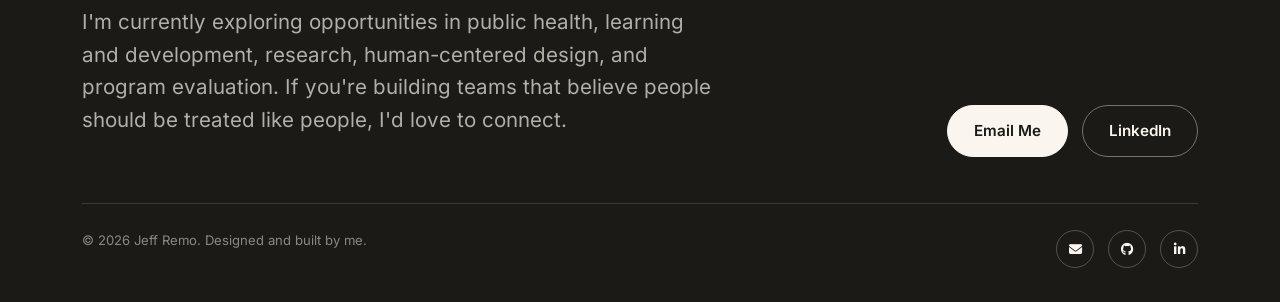
<file: coursework.html>
<!doctype html>
<html lang="en">
<head>
<meta charset="utf-8">
<meta name="viewport" content="width=device-width, initial-scale=1">
<title>Columbia Coursework | Jeff Remo, MPH, CHES</title>
<meta name="description" content="Graduate coursework at Columbia's Mailman School of Public Health: biostatistics, health communication, program evaluation, leadership, and health equity.">
<link rel="icon" type="image/png" sizes="32x32" href="images/favicon-32.png">
<link rel="icon" type="image/png" sizes="512x512" href="images/favicon.png">
<link rel="apple-touch-icon" href="images/apple-touch-icon.png">
<link rel="stylesheet" href="css/fonts/fonts.css">
<link rel="stylesheet" href="css/fontawesome/css/all.min.css">
<link rel="stylesheet" href="css/site.css">
</head>
<body>

<nav class="site-nav">
  <div class="wrap">
    <a href="index.html" class="brand">Jeff Remo <span>&middot;</span> MPH, CHES</a>
    <ul class="nav-links">
      <li><a href="about.html">About</a></li>
      <li><a href="experience.html">Experience</a></li>
      <li><a href="projects.html">Projects</a></li>
      <li><a href="coursework.html">Coursework</a></li>
      <li><a href="#contact">Contact</a></li>
    </ul>
    <div class="nav-icons">
      <a href="mailto:jeffrem9@gmail.com" aria-label="Email"><i class="fa-solid fa-envelope"></i></a>
      <a href="http://github.com/jr4550/" target="_blank" rel="noopener" aria-label="GitHub"><i class="fa-brands fa-github"></i></a>
      <a href="https://www.linkedin.com/in/jefferson-remo-14899811a/" target="_blank" rel="noopener" aria-label="LinkedIn"><i class="fa-brands fa-linkedin-in"></i></a>
    </div>
    <button class="nav-toggle" aria-label="Open menu"><span></span><span></span><span></span></button>
  </div>
</nav>

<div class="mobile-drawer">
  <div class="drawer-top">
    <span class="brand">Jeff Remo</span>
    <button class="drawer-close" aria-label="Close menu">&times;</button>
  </div>
  <ul>
    <li><a href="index.html">Home</a></li>
    <li><a href="about.html">About</a></li>
    <li><a href="experience.html">Experience</a></li>
    <li><a href="projects.html">Projects</a></li>
    <li><a href="coursework.html">Coursework</a></li>
    <li><a href="#contact">Contact</a></li>
  </ul>
  <div class="drawer-icons">
    <a href="mailto:jeffrem9@gmail.com" aria-label="Email"><i class="fa-solid fa-envelope"></i></a>
    <a href="http://github.com/jr4550/" target="_blank" rel="noopener" aria-label="GitHub"><i class="fa-brands fa-github"></i></a>
    <a href="https://www.linkedin.com/in/jefferson-remo-14899811a/" target="_blank" rel="noopener" aria-label="LinkedIn"><i class="fa-brands fa-linkedin-in"></i></a>
  </div>
</div>

<header class="hero" style="padding-bottom: 50px;">
  <div class="wrap hero-grid">
    <div class="reveal in">
      <div class="eyebrow">Columbia Mailman Coursework</div>
      <h1>Graduate training that complements a decade of practice.</h1>
      <p class="lede">MPH in Population &amp; Family Health with a Certificate in Health Communications, Columbia University Mailman School of Public Health, Class of 2026. Here's how my coursework maps to the skills I bring to teams.</p>
    </div>
    <div class="reveal in">
      <div class="hero-photo" style="aspect-ratio: 4 / 3;">
        <img src="images/photos/grad-smile.jpg" alt="Jeff smiling in graduation regalia at Columbia University">
      </div>
    </div>
  </div>
</header>

<section class="section" style="padding-top:20px;">
  <div class="wrap">

    <div class="course-cat reveal">
      <div class="eyebrow">Category 01</div>
      <h3>Biostatistics, Coding &amp; Data</h3>
      <p class="cat-note">Quantitative training in study design, statistical programming, and turning raw data into decisions.</p>
      <div class="course-list">
        <div class="course">
          <h4>Data Science for Public Health</h4>
          <p>Statistical programming in R: data wrangling, visualization, and reproducible analysis pipelines.</p>
          <a class="proj" href="Dashboard.html">Project: Interactive Plotly dashboard &raquo;</a>
        </div>
        <div class="course">
          <h4>Data Visualization with Tableau</h4>
          <p>Designing dashboards and visual narratives that make complex health data legible to decision-makers. Skills I now use daily managing a statewide youth health analysis.</p>
        </div>
        <div class="course">
          <h4>Research Methods &amp; Applications</h4>
          <p>Study design, sampling, measurement validity, and the craft of asking answerable questions.</p>
        </div>
        <div class="course">
          <h4>Health Economics</h4>
          <p>Cost-effectiveness thinking for programs and policy: what it takes for good interventions to be sustainable ones.</p>
        </div>
      </div>
    </div>

    <div class="course-cat reveal">
      <div class="eyebrow">Category 02</div>
      <h3>Health Communication</h3>
      <p class="cat-note">The certificate concentration: crafting messages that meet people where they are, across media and audiences.</p>
      <div class="course-list">
        <div class="course">
          <h4>Health Communications</h4>
          <p>Theory and practice of persuasive, culturally grounded health messaging.</p>
          <a class="proj" href="https://drive.google.com/file/d/1CAsdcj4_lRykxTVKu9y06Q5QnDW2O1N4/view" target="_blank" rel="noopener">Project: Lerner Center competition entry on childhood vaccination &raquo;</a>
        </div>
        <div class="course">
          <h4>New Media and Health</h4>
          <p>How social platforms, influencers, and digital culture shape health behavior, and how public health can keep up.</p>
          <a class="proj" href="https://drive.google.com/file/d/1KnF4uHRHQ9lWQLtjJ18KF6eLe1FLt7ki/view" target="_blank" rel="noopener">Project: New media campaign presentation &raquo;</a>
        </div>
        <div class="course">
          <h4>Communicating Health Risks</h4>
          <p>Risk communication under uncertainty: translating evidence for the public without inflating or minimizing.</p>
          <a class="proj" href="https://drive.google.com/file/d/10a7KYpZh8nUXhN9TocbR-nbvpDR9ru_q/view" target="_blank" rel="noopener">Project: Press release on the "fibermaxxing" trend &raquo;</a>
        </div>
        <div class="course">
          <h4>Public Health Writing</h4>
          <p>Op-eds, policy memos, and press materials that argue clearly and land with real audiences.</p>
          <a class="proj" href="https://drive.google.com/file/d/1VP4YPm9u9s3K5zAbmaqABn7twgBN-Eqx/view" target="_blank" rel="noopener">Project: Op-ed, "Dating Apps Have Evolved. Why Hasn't Public Health?" &raquo;</a>
        </div>
        <div class="course">
          <h4>Advancing Health Literacy</h4>
          <p>Designing information, services, and systems that people can actually understand and use, with literacy as a health equity issue.</p>
        </div>
      </div>
    </div>

    <div class="course-cat reveal">
      <div class="eyebrow">Category 03</div>
      <h3>Program Planning &amp; Evaluation</h3>
      <p class="cat-note">Designing programs backwards from outcomes, and knowing whether they worked.</p>
      <div class="course-list">
        <div class="course">
          <h4>Program Planning &amp; Evaluation</h4>
          <p>Logic models, evidence-informed planning, and evaluation frameworks from needs assessment through outcomes.</p>
          <a class="proj" href="https://drive.google.com/file/d/1kod_BAP3hhV3q01dDZe7G72rViB8eaRG/view" target="_blank" rel="noopener">Project: "Every County Counts" full program plan &raquo;</a>
        </div>
        <div class="course">
          <h4>Public Health Interventions &amp; Training of Trainers</h4>
          <p>Systems-thinking applied to intervention design. I later returned to this course as its Graduate Teaching Assistant, facilitating sections for 40 students.</p>
        </div>
        <div class="course">
          <h4>Research Design &amp; Data Collection</h4>
          <p>Designing rigorous studies end to end: research questions, instruments, sampling, and field data collection.</p>
        </div>
        <div class="course">
          <h4>Planning, Managing &amp; Communicating Public Health Programs</h4>
          <p>The operational core of program leadership: budgets, timelines, stakeholders, and communicating progress to the people who need to hear it.</p>
        </div>
      </div>
    </div>

    <div class="course-cat reveal">
      <div class="eyebrow">Category 04</div>
      <h3>Leadership, Systems &amp; Policy</h3>
      <p class="cat-note">How health systems actually work, and how to move them.</p>
      <div class="course-list">
        <div class="course">
          <h4>Health Systems</h4>
          <p>The structure, financing, and politics of US and global health systems.</p>
        </div>
        <div class="course">
          <h4>Health Policy</h4>
          <p>Policy analysis and advocacy: building the case for change with evidence.</p>
          <a class="proj" href="https://drive.google.com/file/d/1aFuc3aMsuEKoDMIss0sPKA1aGAogq3wq/view" target="_blank" rel="noopener">Project: Policy memo on male suicide in the US &raquo;</a>
        </div>
      </div>
    </div>

    <div class="course-cat reveal">
      <div class="eyebrow">Category 05</div>
      <h3>Health Equity &amp; Population Health</h3>
      <p class="cat-note">The department core: population and family health with equity at the center.</p>
      <div class="course-list">
        <div class="course">
          <h4>Public Health Impact of HIV &amp; STI</h4>
          <p>Epidemiology, prevention science, and policy for HIV and STIs. Academic grounding for a decade of my professional work.</p>
        </div>
        <div class="course">
          <h4>Population &amp; Family Health Core</h4>
          <p>Life-course frameworks for reproductive health and the systems that serve families.</p>
        </div>
        <div class="course">
          <h4>Adolescent Health</h4>
          <p>The developmental science and service systems behind healthy adolescence, directly relevant to my current youth health work with the Hawaii Department of Health.</p>
        </div>
        <div class="course">
          <h4>Systems Thinking for Public Health Systems</h4>
          <p>Mapping feedback loops, leverage points, and unintended consequences in complex health systems.</p>
        </div>
        <div class="course">
          <h4>LGBTI Health &amp; Human Rights</h4>
          <p>Global perspectives on LGBTI health, stigma, and rights-based approaches to care, deeply connected to my decade of HIV work.</p>
        </div>
        <div class="course">
          <h4>Health &amp; Human Rights Advocacy</h4>
          <p>Advocacy strategy grounded in human rights frameworks: coalitions, campaigns, and accountability.</p>
        </div>
      </div>
    </div>

  </div>
</section>

<section class="section section-cream">
  <div class="wrap">
    <div class="feature reveal" style="border-top:none;">
      <div class="feature-media">
        <div style="background:var(--paper); border-radius:var(--radius); box-shadow:var(--shadow-md); padding:44px 38px; height:100%; display:flex; flex-direction:column; justify-content:center;">
          <div class="eyebrow" style="margin-bottom:14px;">Featured Paper</div>
          <p style="font-family:var(--serif); font-size:1.35rem; line-height:1.35; color:var(--ink); margin:0;">&ldquo;The Bidirectional Dynamics of Positive Affect and Social Connection: A Network Perspective&rdquo;</p>
        </div>
      </div>
      <div>
        <span class="feature-tag">Work I'm Proud Of</span>
        <h2>Where psychology meets public health.</h2>
        <p>This paper explores how positive emotions and social connection reinforce one another over time, viewed through a network science lens. It brings together two of my longest-running interests, psychology and community, and reflects the kind of question I love most: not just what makes people healthy, but what makes them flourish together.</p>
        <div class="feature-links">
          <a href="https://drive.google.com/file/d/1kthkHODzlwIJJuETCwuo2nwbb9aBgSWa/view" target="_blank" rel="noopener">Read the paper (PDF) &raquo;</a>
        </div>
      </div>
    </div>
  </div>
</section>

<section class="section">
  <div class="wrap">
    <div class="feature reveal" style="border-top:none;">
      <div class="feature-media">
        <div class="photo-band">
          <img src="images/photos/columbia-homecoming.jpg" alt="Jeff at Columbia homecoming, 2025">
        </div>
      </div>
      <div>
        <span class="feature-tag">Columbia, New York</span>
        <h2>Theory, meet practice.</h2>
        <p>I came to graduate school after eight years in the field, which changed how I learned. Every framework had a face attached: a client, a colleague, an outbreak, a campaign. My coursework sharpened the instincts practice had given me, and my practice kept the coursework honest.</p>
        <div class="feature-links">
          <a href="projects.html">See what I built with it &raquo;</a>
        </div>
      </div>
    </div>
  </div>
</section>

<footer class="site-footer" id="contact">
  <div class="wrap">
    <div class="footer-top">
      <div>
        <h2>Let's connect.</h2>
        <p class="lede">I'm currently exploring opportunities in public health, learning and development, research, human-centered design, and program evaluation. If you're building teams that believe people should be treated like people, I'd love to connect.</p>
      </div>
      <div class="btn-row">
        <a href="mailto:jeffrem9@gmail.com" class="btn btn-primary">Email Me</a>
        <a href="https://www.linkedin.com/in/jefferson-remo-14899811a/" class="btn btn-ghost" target="_blank" rel="noopener">LinkedIn</a>
      </div>
    </div>
    <div class="footer-bottom">
      <span>&copy; 2026 Jeff Remo. Designed and built by me.</span>
      <div class="footer-icons">
        <a href="mailto:jeffrem9@gmail.com" aria-label="Email"><i class="fa-solid fa-envelope"></i></a>
        <a href="http://github.com/jr4550/" target="_blank" rel="noopener" aria-label="GitHub"><i class="fa-brands fa-github"></i></a>
        <a href="https://www.linkedin.com/in/jefferson-remo-14899811a/" target="_blank" rel="noopener" aria-label="LinkedIn"><i class="fa-brands fa-linkedin-in"></i></a>
      </div>
    </div>
  </div>
</footer>

<script src="js/site.js"></script>
</body>
</html>
</file>
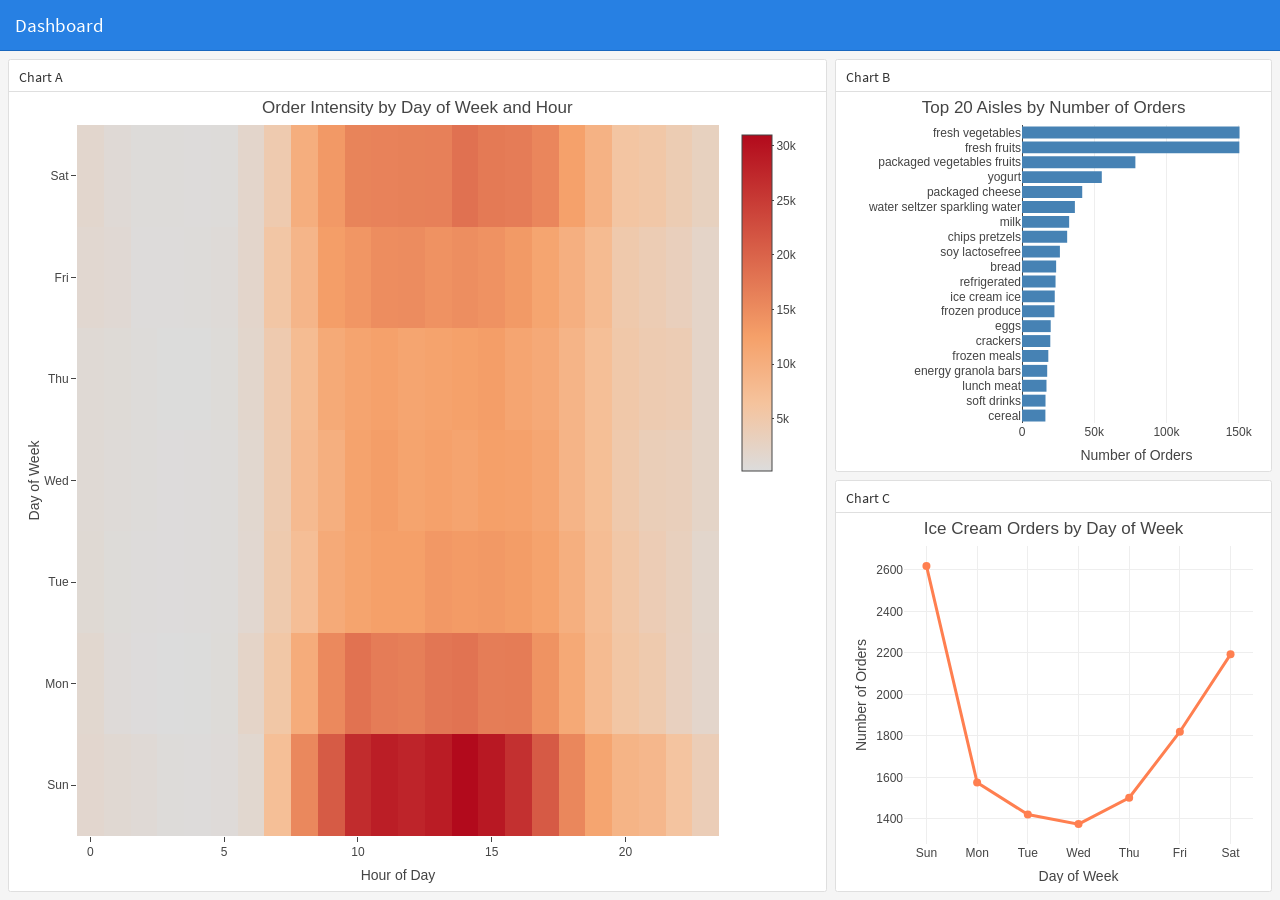
<file: Dashboard.html>
<!DOCTYPE html>
<html xmlns="http://www.w3.org/1999/xhtml">
<head>

<meta charset="utf-8">
<meta http-equiv="Content-Type" content="text/html; charset=utf-8" />
<meta name="generator" content="pandoc" />



<title>Dashboard</title>

<meta property="og:title" content="Dashboard" />

<meta name='viewport' content='width=device-width, initial-scale=1.0, maximum-scale=1.0, user-scalable=no' />

<link rel="icon" href="data:image/x-icon;" type="image/x-icon">


<script type="text/javascript">
window.FlexDashboardComponents = [];
</script>

<script src="site_libs/header-attrs-2.29/header-attrs.js"></script>
<script src="site_libs/jquery-3.6.0/jquery-3.6.0.min.js"></script>
<meta name="viewport" content="width=device-width, initial-scale=1" />
<link href="site_libs/bootstrap-3.3.5/css/cosmo.min.css" rel="stylesheet" />
<script src="site_libs/bootstrap-3.3.5/js/bootstrap.min.js"></script>
<script src="site_libs/bootstrap-3.3.5/shim/html5shiv.min.js"></script>
<script src="site_libs/bootstrap-3.3.5/shim/respond.min.js"></script>
<style>h1 {font-size: 34px;}
       h1.title {font-size: 38px;}
       h2 {font-size: 30px;}
       h3 {font-size: 24px;}
       h4 {font-size: 18px;}
       h5 {font-size: 16px;}
       h6 {font-size: 12px;}
       code {color: inherit; background-color: rgba(0, 0, 0, 0.04);}
       pre:not([class]) { background-color: white }</style>
<script src="site_libs/stickytableheaders-0.1.19/jquery.stickytableheaders.min.js"></script>
<link href="site_libs/value-box-accent-static-0.6.2/theme-cosmo-value-box.css" rel="stylesheet" />
<link href="site_libs/flexdashboard-css-0.6.2/flexdashboard.min.css" rel="stylesheet" />
<link href="site_libs/flexdashboard-css-0.6.2/theme-cosmo.css" rel="stylesheet" />
<link href="site_libs/htmltools-fill-0.5.8.1/fill.css" rel="stylesheet" />
<script src="site_libs/htmlwidgets-1.6.4/htmlwidgets.js"></script>
<script src="site_libs/plotly-binding-4.11.0/plotly.js"></script>
<script src="site_libs/typedarray-0.1/typedarray.min.js"></script>
<link href="site_libs/crosstalk-1.2.2/css/crosstalk.min.css" rel="stylesheet" />
<script src="site_libs/crosstalk-1.2.2/js/crosstalk.min.js"></script>
<link href="site_libs/plotly-htmlwidgets-css-2.11.1/plotly-htmlwidgets.css" rel="stylesheet" />
<script src="site_libs/plotly-main-2.11.1/plotly-latest.min.js"></script>
<style type="text/css">
/*
  CSS for flexdashboard.js' use of Sly(). The sizing/position of this CSS needs to be
  applied _before_ flexdashboard.js initializes, which is why this CSS has been pulled
  out from flexdashboard.scss and inlined in the document's head.
*/

.storyboard-nav button {
  background: transparent;
  border: 0;
  opacity: .3;
  outline: none;
  padding: 0;
}

.storyboard-nav button:hover,
.storyboard-nav button:hover {
  opacity: .5;
}

.storyboard-nav button:disabled,
.storyboard-nav button:disabled {
  opacity: .1;
}

.storyboard-nav .sbnext,
.storyboard-nav .sbprev {
  float: left;
  width: 2%;
  height: 120px;
}

.storyboard-nav .sbprev {
  text-align: left;
  width: 2%;
}

.storyboard-nav .sbnext {
  float: right;
  text-align: right;
  margin-right: 8px;
}

.storyboard-nav .sbframelist {
  margin: 0 auto;
  width: 94%;
  height: 120px;
  overflow: hidden;
  text-shadow: none;
  margin-bottom: 8px;
}

.storyboard-nav .sbframelist ul {
  list-style: none;
  margin: 0;
  padding: 0;
  height: 100%;
}

.storyboard-nav .sbframelist ul li {
  float: left;
  width: 270px;
  height: 100%;
  padding: 10px 10px 10px 10px;
  margin-right: 8px;
  text-align: left;
  cursor: pointer;
}

.storyboard-nav .sbframelist ul li:last-child {
  margin-right: 0px;
}

.sbframe-commentary {
  width: 300px;
}

.sbframe-commentary ul {
  padding-left: 22px;
}

.sbframe.active {
  display: flex;
}

.sbframe:not(.active) {
  display: none;
}
@media only screen and (min-width: 768px) {
html, body {
  height: 100%;
}

#dashboard-container {
  height: 100%;
}
}
</style>



</head>

<body>

<div class="navbar navbar-inverse navbar-fixed-top" role="navigation">
<div class="container-fluid">
<div class="navbar-header">

<span class="navbar-logo pull-left">
  
</span>
<span class="navbar-brand">
  Dashboard
  <span class="navbar-author">
        </span>
</span>

<button id="navbar-button" type="button" class="navbar-toggle collapsed pull-right" data-toggle="collapse" data-bs-toggle="collapse" data-target="#navbar" data-bs-target="#navbar">
<span class="icon-bar"></span>
<span class="icon-bar"></span>
<span class="icon-bar"></span>
</button>

</div>
<div id="navbar" class="navbar-collapse collapse">
<ul class="nav navbar-nav navbar-left">
</ul>
<ul class="nav navbar-nav navbar-right">
</ul>
</div><!--/.nav-collapse-->
</div><!--/.container-->
</div><!--/.navbar-->

<script type="text/javascript">


var FlexDashboard = (function () {

  // initialize options
  var _options = {};

  var FlexDashboard = function() {

    // default options
    _options = $.extend(_options, {
      theme: "cosmo",
      fillPage: false,
      orientation: 'columns',
      storyboard: false,
      defaultFigWidth: 576,
      defaultFigHeight: 461,
      defaultFigWidthMobile: 360,
      defaultFigHeightMobile: 461,
      isMobile: false,
      isPortrait: false,
      resize_reload: true
    });
  };

  function init(options) {

    // extend default options
    $.extend(true, _options, options);

    // add ids to sections that don't have them (pandoc won't assign ids
    // to e.g. sections with titles consisting of only chinese characters)
    var nextId = 1;
    $('.level1:not([id]),.level2:not([id]),.level3:not([id])').each(function() {
      $(this).attr('id', 'dashboard-' + nextId++);
    });

    // find navbar items
    var navbarItems = $('#flexdashboard-navbar');
    if (navbarItems.length)
      navbarItems = JSON.parse(navbarItems.html());
    addNavbarItems(navbarItems);

    // find the main dashboard container
    var dashboardContainer = $('#dashboard-container');

    // resolve mobile classes
    resolveMobileClasses(dashboardContainer);

    // one time global initialization for components
    componentsInit(dashboardContainer);

    // look for a global sidebar
    var globalSidebar = dashboardContainer.find(".section.level1.sidebar");
    if (globalSidebar.length > 0) {

      // global layout for fullscreen displays
      if (!isMobilePhone()) {

         // hoist it up to the top level
         globalSidebar.insertBefore(dashboardContainer);

         // lay it out (set width/positions)
         layoutSidebar(globalSidebar, dashboardContainer);

      // tuck sidebar into first page for mobile phones
      } else {

        // convert it into a level3 section
        globalSidebar.removeClass('sidebar');
        globalSidebar.removeClass('level1');
        globalSidebar.addClass('level3');
        var h1 = globalSidebar.children('h1');
        var h3 = $('<h3></h3>');
        h3.append(h1.contents());
        h3.insertBefore(h1);
        h1.detach();

        // move it into the first page
        var page = dashboardContainer.find('.section.level1').first();
        if (page.length > 0)
          page.prepend(globalSidebar);
      }
    }

    // look for pages to layout
    var pages = $('div.section.level1');
    if (pages.length > 0) {

        // find the navbar and collapse on clicked
        var navbar = $('#navbar');
        navbar.on("click", "a[data-toggle!=dropdown]", null, function () {
           navbar.collapse('hide');
        });

        // envelop the dashboard container in a tab content div
        dashboardContainer.wrapInner('<div class="tab-content"></div>');

        pages.each(function(index) {

          // lay it out
          layoutDashboardPage($(this));

          // add it to the navbar
          addToNavbar($(this), index === 0);

        });

    } else {

      // remove the navbar and navbar button if we don't
      // have any navbuttons
      if (navbarItems.length === 0) {
        $('#navbar').remove();
        $('#navbar-button').remove();
      }

      // add the storyboard class if requested
      if (_options.storyboard)
        dashboardContainer.addClass('storyboard');

      // layout the entire page
      layoutDashboardPage(dashboardContainer);
    }

    // if we are in shiny we need to trigger a window resize event to
    // force correct layout of shiny-bound-output elements
    if (isShinyDoc())
      $(window).trigger('resize');

    // make main components visible
    $('.section.sidebar').css('visibility', 'visible');
    dashboardContainer.css('visibility', 'visible');

    // handle location hash
    handleLocationHash();

    // intialize prism highlighting
    initPrismHighlighting();

    // record mobile and orientation state then register a handler
    // to refresh if resize_reload is set to true and it changes
    _options.isMobile = isMobilePhone();
    _options.isPortrait = isPortrait();
    if (_options.resize_reload) {
      $(window).on('resize', function() {
        if (_options.isMobile !== isMobilePhone() ||
            _options.isPortrait !== isPortrait()) {
          window.location.reload();
        }
      });
    } else {
      // if in desktop mode and resizing to mobile, make sure the heights are 100%
      // This enforces what `fillpage.css` does for "wider" pages.
      // Since we are not reloading once the page becomes small, we need to force the height to 100%
      // This is a new situation introduced when `_options.resize_reload` is `false`
      if (! _options.isMobile) {
        // only add if `fillpage.css` was added in the first place
        if (_options.fillPage) {
          // fillpage.css
          $("html,body,#dashboard").css("height", "100%");
        }
      }
    }
    // trigger layoutcomplete event
    dashboardContainer.trigger('flexdashboard:layoutcomplete');
  }

  function resolveMobileClasses(dashboardContainer) {
     // add top level layout class
    dashboardContainer.addClass(isMobilePhone() ? 'mobile-layout' :
                                                  'desktop-layout');

    // look for .mobile sections and add .no-mobile to their peers
    var mobileSections = $('.section.mobile');
    mobileSections.each(function() {
       var id = $(this).attr('id');
       var nomobileId = id.replace(/-\d+$/, '');
       $('#' + nomobileId).addClass('no-mobile');
    });
  }

  function addNavbarItems(navbarItems) {

    var navbarLeft = $('ul.navbar-left');
    var navbarRight = $('ul.navbar-right');

    for (var i = 0; i<navbarItems.length; i++) {

      // get the item
      var item = navbarItems[i];

      // determine the container
      var container = null;
      if (item.align === "left")
        container = navbarLeft;
      else
        container = navbarRight;

      // navbar menu if we have multiple items
      if (item.items) {
        var menu = navbarMenu(null, item.icon, item.title, container);
        for (var j = 0; j<item.items.length; j++) {
          var subItem = item.items[j];
          var li = $('<li></li>');
          var a = navbarLink(subItem.icon, subItem.title, subItem.href, subItem.target);
          a.removeClass("nav-link").addClass("dropdown-item");
          li.append(a);
          menu.append(li);
        }
      } else {
        var li = $('<li class="nav-item"></li>');
        li.append(navbarLink(item.icon, item.title, item.href, item.target));
        container.append(li);
      }
    }
  }

  // create or get a reference to an existing dropdown menu
  function navbarMenu(id, icon, title, container) {
    var existingMenu = [];
    if (id)
      existingMenu = container.children('#' + id);
    if (existingMenu.length > 0) {
      return existingMenu.children('ul');
    } else {
      var li = $('<li class="nav-item"></li>');
      if (id)
        li.attr('id', id);
      li.addClass('dropdown');
      // auto add "Share" title on mobile if necessary
      if (!title && icon && (icon === "fa-share-alt") && isMobilePhone())
        title = "Share";
      if (title) {
        title = title + ' <span class="caret"></span>';
      }
      var a = navbarLink(icon, title, "#");
      a.addClass('dropdown-toggle');
      a.attr('data-toggle', 'dropdown');
      a.attr('data-bs-toggle', 'dropdown');
      a.attr('role', 'button');
      a.attr('aria-expanded', 'false');
      li.append(a);
      var ul = $('<ul class="dropdown-menu"></ul>');
      ul.attr('role', 'menu');
      li.append(ul);
      container.append(li);
      return ul;
    }
  }

  function addToNavbar(page, active) {

    // capture the id and data-icon attribute (if any)
    var id = page.attr('id');
    var icon = page.attr('data-icon');
    var navmenu = page.attr('data-navmenu');
    var navmenuIcon = page.attr('data-navmenu-icon');

    // get hidden state (transfer this to navbar)
    var hidden = page.hasClass('hidden');
    page.removeClass('hidden');

    // sanitize the id for use with bootstrap tabs
    id = id.replace(/[.\/?&!#<>]/g, '').replace(/\s/g, '_');
    page.attr('id', id);

    // get the wrapper
    var wrapper = page.closest('.dashboard-page-wrapper');

    // move the id to the wrapper
    page.removeAttr('id');
    wrapper.attr('id', id);

    // add the tab-pane class to the wrapper
    wrapper.addClass('tab-pane');

    // get a reference to the h1, discover its inner contens, then detach it
    var h1 = wrapper.find('h1').first();
    var title = h1.contents();
    h1.detach();

    // create a navbar item
    var li = $('<li></li>');
    var a = navbarLink(icon, title, '#' + id);
    a.attr('data-toggle', 'tab');
    a.attr('data-bs-toggle', 'tab');
    li.append(a);

    // add it to the navbar (or navbar menu if specified)
    var container = $('ul.navbar-left');
    if (navmenu) {
      var menuId = navmenu.replace(/\s+/g, '');
      var menu = navbarMenu(menuId, navmenuIcon, navmenu, container);
      li.find("> a").removeClass("nav-link").addClass("dropdown-item");
      menu.append(li);
    } else {
      li.addClass("nav-item")
      container.append(li);
    }

    // mark active tab and corresponding nav menu item
    if (active)
      $(a).tab("show");

    // hide it if requested
    if (hidden)
      li.addClass('hidden');
  }

  function navbarLink(icon, title, href, target) {

    var a = $('<a class="nav-link"></a>');
    if (icon) {

      // get the name of the icon set and icon
      var dashPos = icon.indexOf("-");
      var iconSet = null;
      var iconSplit = icon.split(" ");
      if (iconSplit.length > 1) {
        iconSet = iconSplit[0];
        icon = iconSplit.slice(1).join(" ");
      } else {
        iconSet = icon.substring(0, dashPos);
      }
      var iconName = icon.substring(dashPos + 1);

      // create the icon
      var iconElement = $('<span class="' + iconSet + ' ' + icon + '"></span>');
      if (title)
        iconElement.css('margin-right', '7px');
      a.append(iconElement);
      // if href is null see if we can auto-generate based on icon (e.g. social)
      if (!href)
        maybeGenerateLinkFromIcon(iconName, a);
    }
    if (title)
      a.append(title);

    // add the href.
    if (href) {
      if (href === "source_embed") {
        a.attr('href', '#');
        a.attr('data-featherlight', "#flexdashboard-source-code");
        a.featherlight({
            beforeOpen: function(event){
              $('body').addClass('unselectable');
            },
            afterClose: function(event){
              $('body').removeClass('unselectable');
            }
        });
      } else {
        a.attr('href', href);
      }
    }

    // add the arget
    if (target)
      a.attr('target', target);

    return a;
  }

  // auto generate a link from an icon name (e.g. twitter) when possible
  function maybeGenerateLinkFromIcon(iconName, a) {

     var serviceLinks = {
      "twitter": "https://twitter.com/share?text=" + encodeURIComponent(document.title) + "&url="+encodeURIComponent(location.href),
      "facebook": "https://www.facebook.com/sharer/sharer.php?u="+encodeURIComponent(location.href),
      "linkedin": "https://www.linkedin.com/shareArticle?mini=true&url="+encodeURIComponent(location.href) + "&title=" + encodeURIComponent(document.title),
      "pinterest": "https://pinterest.com/pin/create/link/?url="+encodeURIComponent(location.href) + "&description=" + encodeURIComponent(document.title)
    };

    var makeSocialLink = function(a, href) {
      a.attr('href', '#');
      a.on('click', function(e) {
        e.preventDefault();
        window.open(href);
      });
    };

    $.each(serviceLinks, function(key, value) {
      if (iconName.indexOf(key) !== -1)
        makeSocialLink(a, value);
    });
  }

  // layout a dashboard page
  function layoutDashboardPage(page) {

    // use a page wrapper so that free form content above the
    // dashboard appears at the top rather than the side (as it
    // would without the wrapper in a column orientation)
    var wrapper = $('<div class="dashboard-page-wrapper"></div>');
    page.wrap(wrapper);

    // if there are no level2 or level3 headers synthesize a level3
    // header to contain the (e.g. frame it, scroll container, etc.)
    var headers = page.find('h2,h3');
    if (headers.length === 0)
      page.wrapInner('<div class="section level3"></div>');

    // hoist up any content before level 2 or level 3 headers
    var children = page.children();
    children.each(function(index) {
      if ($(this).hasClass('level2') || $(this).hasClass('level3'))
        return false;
      $(this).insertBefore(page);
    });

    // determine orientation and fillPage behavior for distinct media
    var orientation, fillPage, storyboard;

    // media: mobile phone
    if (isMobilePhone()) {

      // if there is a sidebar we need to ensure it's content
      // is properly framed as an h3
      var sidebar = page.find('.section.sidebar');
      sidebar.removeClass('sidebar');
      sidebar.wrapInner('<div class="section level3"></div>');
      var h2 = sidebar.find('h2');
      var h3 = $('<h3></h3>');
      h3.append(h2.contents());
      h3.insertBefore(h2);
      h2.detach();

      // wipeout h2 elements then enclose them in a single h2
      var level2 = page.find('div.section.level2');
      level2.each(function() {
        level2.children('h2').remove();
        level2.children().unwrap();
      });
      page.wrapInner('<div class="section level2"></div>');

      // substitute mobile images
      if (isPortrait()) {
        var mobileFigures = $('img.mobile-figure');
        mobileFigures.each(function() {
          // get the src (might be base64 encoded)
          var src = $(this).attr('src');

          // find it's peer
          var id = $(this).attr('data-mobile-figure-id');
          var img = $('img[data-figure-id=' + id + "]");
          img.attr('src', src)
             .attr('width', _options.defaultFigWidthMobile)
             .attr('height', _options.defaultFigHeightMobile);
        });
      }

      // hoist storyboard commentary into it's own section
      if (page.hasClass('storyboard')) {
        var commentaryHR = page.find('div.section.level3 hr');
        commentaryHR.each(function() {
          var commentary = $(this).nextAll().detach();
          var commentarySection = $('<div class="section level3"></div>');
          commentarySection.append(commentary);
          commentarySection.insertAfter($(this).closest('div.section.level3'));
          $(this).remove();
        });
      }

      // force a non full screen layout by columns
      orientation = _options.orientation = 'columns';
      fillPage = _options.fillPage = false;
      storyboard = _options.storyboard = false;

    // media: desktop
    } else {

      // determine orientation
      orientation = page.attr('data-orientation');
      if (orientation !== 'rows' && orientation != 'columns')
        orientation = _options.orientation;

      // determine storyboard mode
      storyboard = page.hasClass('storyboard');

      // fillPage based on options (force for storyboard)
      fillPage = _options.fillPage || storyboard;

      // handle sidebar
      var sidebar = page.find('.section.level2.sidebar');
      if (sidebar.length > 0)
        layoutSidebar(sidebar, page);
    }

    // give it and it's parent divs height: 100% if we are in fillPage mode
    if (fillPage) {
      page.addClass('vertical-layout-fill');
      page.css('height', '100%');
      page.parents('div').css('height', '100%');
    } else {
      page.addClass('vertical-layout-scroll');
    }

    // perform the layout
    if (storyboard)
      layoutPageAsStoryboard(page);
    else if (orientation === 'rows')
      layoutPageByRows(page, fillPage);
    else if (orientation === 'columns')
      layoutPageByColumns(page, fillPage);
  }

  function layoutSidebar(sidebar, content) {

    // get it out of the header hierarchy
    sidebar = sidebar.first();
    if (sidebar.hasClass('level1')) {
      sidebar.removeClass('level1');
      sidebar.children('h1').remove();
    } else if (sidebar.hasClass('level2')) {
      sidebar.removeClass('level2');
      sidebar.children('h2').remove();
    }

    // determine width
    var sidebarWidth = isTablet() ? 220 : 250;
    var dataWidth = parseInt(sidebar.attr('data-width'));
    if (dataWidth)
      sidebarWidth = dataWidth;

    // set the width and shift the page right to accomodate the sidebar
    sidebar.css('width', sidebarWidth + 'px');
    content.css('padding-left', sidebarWidth + 'px');

    // wrap it's contents in a form
    sidebar.wrapInner($('<form></form>'));
  }

  function layoutPageAsStoryboard(page) {

    // create storyboard navigation
    var nav = $('<div class="storyboard-nav"></div>');

    // add navigation buttons
    var prev = $('<button class="sbprev"><i class="fa fa-angle-left"></i></button>');
    nav.append(prev);
    var next= $('<button class="sbnext"><i class="fa fa-angle-right"></i></button>');
    nav.append(next);

    // add navigation frame
    var frameList = $('<div class="sbframelist"></div>');
    nav.append(frameList);
    var ul = $('<ul></ul>');
    frameList.append(ul);

     // find all the level3 sections (those are the storyboard frames)
    var frames = page.find('div.section.level3');
    frames.each(function() {

      // mark it
      $(this).addClass('sbframe');

      // divide it into chart content and (optional) commentary
      $(this).addClass('dashboard-column-orientation');

      // stuff the chart into it's own div w/ flex
      $(this).wrapInner('<div class="sbframe-component"></div>');
      setFlex($(this), 1);
      var frame = $(this).children('.sbframe-component');

      // extract the title from the h3
      var li = $('<li></li>');
      var h3 = frame.children('h3');
      li.append(h3.contents());
      h3.detach();
      ul.append(li);

      // extract commentary
      var hr = frame.children('hr');
      if (hr.length) {
        var commentary = hr.nextAll().detach();
        hr.remove();
        var commentaryFrame = $('<div class="sbframe-commentary"></div>');
        commentaryFrame.addClass('flowing-content-shim');
        commentaryFrame.addClass('flowing-content-container');
        commentaryFrame.append(commentary);
        $(this).append(commentaryFrame);

        // look for a data-commentary-width attribute
        var commentaryWidth = $(this).attr('data-commentary-width');
        if (commentaryWidth)
          commentaryFrame.css('width', commentaryWidth + 'px');
      }

      // layout the chart (force flex)
      var result = layoutChart(frame, true);

      // ice the notes if there are none
      if (!result.notes)
        frame.find('.chart-notes').remove();

      // set flex on chart
      setFlex(frame, 1);
    });

    // create a div to hold all the frames
    var frameContent = $('<div class="sbframe-content"></div>');
    frameContent.addClass('dashboard-row-orientation');
    frameContent.append(frames.detach());

    // row orientation to stack nav and frame content
    page.addClass('dashboard-row-orientation');
    page.append(nav);
    page.append(frameContent);
    setFlex(frameContent, 1);

    // initialize sly
    var sly = new Sly(frameList, {
    		horizontal: true,
    		itemNav: 'basic',
    		smart: true,
    		activateOn: 'click',
    		startAt: 0,
    		scrollBy: 1,
    		activatePageOn: 'click',
    		speed: 200,
    		moveBy: 600,
    		dragHandle: true,
    		dynamicHandle: true,
    		clickBar: true,
    		keyboardNavBy: 'items',
    		next: next,
    		prev: prev
    	}).init();

    // make first frame active
    frames.removeClass('active');
    frames.first().addClass('active');

    // subscribe to frame changed events
    sly.on('active', function (eventName, itemIndex) {
      frames.removeClass('active');
      frames.eq(itemIndex).addClass('active')
                          .trigger('shown');
    });
  }

  function layoutPageByRows(page, fillPage) {

    // row orientation
    page.addClass('dashboard-row-orientation');

    // find all the level2 sections (those are the rows)
    var rows = page.find('div.section.level2');

    // if there are no level2 sections then treat the
    // entire page as if it's a level 2 section
    if (rows.length === 0) {
      page.wrapInner('<div class="section level2"></div>');
      rows = page.find('div.section.level2');
    }

    rows.each(function () {

      // flags
      var haveNotes = false;
      var haveFlexHeight = true;

      // remove the h2
      $(this).children('h2').remove();

      // check for a tabset
      var isTabset = $(this).hasClass('tabset');
      if (isTabset)
        layoutTabset($(this));

      // give it row layout semantics if it's not a tabset
      if (!isTabset)
        $(this).addClass('dashboard-row');

      // find all of the level 3 subheads
      var columns = $(this).find('div.section.level3');

      // determine figureSizes sizes
      var figureSizes = chartFigureSizes(columns);

      // fixup the columns
      columns.each(function(index) {

        // layout the chart (force flex if we are in a tabset)
        var result = layoutChart($(this), isTabset);

        // update flexHeight state
        if (!result.flex)
          haveFlexHeight = false;

        // update state
        if (result.notes)
          haveNotes = true;

        // set the column flex based on the figure width
        // (value boxes will just get the default figure width)
        var chartWidth = figureSizes[index].width;
        setFlex($(this), chartWidth + ' ' + chartWidth + ' 0px');

      });

      // remove empty chart note divs
      if (isTabset)
        $(this).find('.chart-notes').filter(function() {
            return $(this).html() === "&nbsp;";
        }).remove();
      if (!haveNotes)
        $(this).find('.chart-notes').remove();

       // make it a flexbox row
      if (haveFlexHeight)
        $(this).addClass('dashboard-row-flex');

      // now we can set the height on all the wrappers (based on maximum
      // figure height + room for title and notes, or data-height on the
      // container if specified). However, don't do this if there is
      // no flex on any of the constituent columns
      var flexHeight = null;
      var dataHeight = parseInt($(this).attr('data-height'));
      if (dataHeight)
        flexHeight = adjustedHeight(dataHeight, columns.first());
      else if (haveFlexHeight)
        flexHeight = maxChartHeight(figureSizes, columns);
      if (flexHeight) {
        if (fillPage)
          setFlex($(this), flexHeight + ' ' + flexHeight + ' 0px');
        else {
          $(this).css('height', flexHeight + 'px');
          setFlex($(this), '0 0 ' + flexHeight + 'px');
        }
      }

    });
  }

  function layoutPageByColumns(page, fillPage) {

    // column orientation
    page.addClass('dashboard-column-orientation');

    // find all the level2 sections (those are the columns)
    var columns = page.find('div.section.level2');

    // if there are no level2 sections then treat the
    // entire page as if it's a level 2 section
    if (columns.length === 0) {
      page.wrapInner('<div class="section level2"></div>');
      columns = page.find('div.section.level2');
    }

    // layout each column
    columns.each(function (index) {

      // remove the h2
      $(this).children('h2').remove();

      // make it a flexbox column
      $(this).addClass('dashboard-column');

      // check for a tabset
      var isTabset = $(this).hasClass('tabset');
      if (isTabset)
        layoutTabset($(this));

      // find all the h3 elements
      var rows = $(this).find('div.section.level3');

      // get the figure sizes for the rows
      var figureSizes = chartFigureSizes(rows);

      // column flex is the max row width (or data-width if specified)
      var flexWidth;
      var dataWidth = parseInt($(this).attr('data-width'));
      if (dataWidth)
        flexWidth = dataWidth;
      else
        flexWidth = maxChartWidth(figureSizes);
      setFlex($(this), flexWidth + ' ' + flexWidth + ' 0px');

      // layout each chart
      rows.each(function(index) {

        // perform the layout
        var result = layoutChart($(this), false);

        // ice the notes if there are none
        if (!result.notes)
          $(this).find('.chart-notes').remove();

        // set flex height based on figHeight, then adjust
        if (result.flex) {
          var chartHeight = figureSizes[index].height;
          chartHeight = adjustedHeight(chartHeight, $(this));
          if (fillPage)
            setFlex($(this), chartHeight + ' ' + chartHeight + ' 0px');
          else {
            $(this).css('height', chartHeight + 'px');
            setFlex($(this), chartHeight + ' ' + chartHeight + ' ' + chartHeight + 'px');
          }
        }
      });
    });
  }

  function chartFigureSizes(charts) {

    // sizes
    var figureSizes = new Array(charts.length);

    // check each chart
    charts.each(function(index) {

      // start with default
      figureSizes[index] = {
        width: _options.defaultFigWidth,
        height: _options.defaultFigHeight
      };

      // look for data-height or data-width then knit options
      var dataWidth = parseInt($(this).attr('data-width'));
      var dataHeight = parseInt($(this).attr('data-height'));
      var knitrOptions = $(this).find('.knitr-options:first');
      var knitrWidth, knitrHeight;
      if (knitrOptions) {
        knitrWidth = parseInt(knitrOptions.attr('data-fig-width'));
        knitrHeight =  parseInt(knitrOptions.attr('data-fig-height'));
      }

      // width
      if (dataWidth)
        figureSizes[index].width = dataWidth;
      else if (knitrWidth)
        figureSizes[index].width = knitrWidth;

      // height
      if (dataHeight)
        figureSizes[index].height = dataHeight;
      else if (knitrHeight)
        figureSizes[index].height = knitrHeight;
    });

    // return sizes
    return figureSizes;
  }

  function maxChartHeight(figureSizes, charts) {

    // first compute the maximum height
    var maxHeight = _options.defaultFigHeight;
    for (var i = 0; i<figureSizes.length; i++)
      if (figureSizes[i].height > maxHeight)
        maxHeight = figureSizes[i].height;

    // now add offests for chart title and chart notes
    if (charts.length)
      maxHeight = adjustedHeight(maxHeight, charts.first());

    return maxHeight;
  }

  function adjustedHeight(height, chart) {
    if (chart.length > 0) {
      var chartTitle = chart.find('.chart-title');
      if (chartTitle.length)
        height += chartTitle.first().outerHeight();
      var chartNotes = chart.find('.chart-notes');
      if (chartNotes.length)
        height += chartNotes.first().outerHeight();
    }
    return height;
  }

  function maxChartWidth(figureSizes) {
    var maxWidth = _options.defaultFigWidth;
    for (var i = 0; i<figureSizes.length; i++)
      if (figureSizes[i].width > maxWidth)
        maxWidth = figureSizes[i].width;
    return maxWidth;
  }

  // layout a chart
  function layoutChart(chart, forceFlex) {

    // state to return
    var result = {
      notes: false,
      flex: false
    };

    // extract the title
    var title = extractTitle(chart);

    // find components that apply to this container
    var components = componentsFind(chart);

    // if it's a custom component then call it and return
    var customComponents = componentsCustom(components);
    if (customComponents.length) {
      componentsLayout(customComponents, title, chart);
      result.notes = false;
      result.flex = forceFlex || componentsFlex(customComponents);
      return result;
    }

    // put all the content in a chart wrapper div
    chart.addClass('chart-wrapper');
    chart.wrapInner('<div class="chart-stage"></div>');
    var chartContent = chart.children('.chart-stage');

    // flex the content if appropriate
    result.flex = forceFlex || componentsFlex(components);
    if (result.flex) {
      // add flex classes
      chart.addClass('chart-wrapper-flex');
      chartContent.addClass('chart-stage-flex');

      // additional shim to break out of flexbox sizing
      chartContent.wrapInner('<div class="chart-shim"></div>');
      chartContent = chartContent.children('.chart-shim');
    }

    // set custom data-padding attribute
    var pad = chart.attr('data-padding');
    if (pad) {
      if (pad === "0")
        chart.addClass('no-padding');
      else {
        pad = pad + 'px';
        chartContent.css('left', pad)
                    .css('top', pad)
                    .css('right', pad)
                    .css('bottom', pad)
      }
    }

    // call compoents
    componentsLayout(components, title, chartContent);

    // also activate components on shiny output
    findShinyOutput(chartContent).on('shiny:value',
      function(event) {
        var element = $(event.target);
        setTimeout(function() {

          // see if we opted out of flex based on our output (for shiny
          // we can't tell what type of output we have until after the
          // value is bound)
          var components = componentsFind(element);
          var flex = forceFlex || componentsFlex(components);
          if (!flex) {
            chart.css('height', "");
            setFlex(chart, "");
            chart.removeClass('chart-wrapper-flex');
            chartContent.removeClass('chart-stage-flex');
            chartContent.children().unwrap();
          }

          // perform layout
          componentsLayout(components, title, element.parent());
        }, 10);
      });

    // add the title
    var chartTitle = $('<div class="chart-title"></div>');
    chartTitle.append(title);
    chart.prepend(chartTitle);

    // add the notes section
    var chartNotes = $('<div class="chart-notes"></div>');
    chartNotes.html('&nbsp;');
    chart.append(chartNotes);

    // attempt to extract notes if we have a component
    if (components.length)
      result.notes = extractChartNotes(chartContent, chartNotes);

    // return result
    return result;
  }

  // build a tabset from a section div with the .tabset class
  function layoutTabset(tabset) {

    // check for fade option
    var fade = tabset.hasClass("tabset-fade");
    var pills = tabset.hasClass("tabset-pills");
    var navClass = pills ? "nav-pills" : "nav-tabs";

    // determine the heading level of the tabset and tabs
    var match = tabset.attr('class').match(/level(\d) /);
    if (match === null)
      return;
    var tabsetLevel = Number(match[1]);
    var tabLevel = tabsetLevel + 1;

    // find all subheadings immediately below
    var tabs = tabset.find("div.section.level" + tabLevel);
    if (!tabs.length)
      return;

    // create tablist and tab-content elements
    var tabList = $('<ul class="nav ' + navClass + '" role="tablist"></ul>');
    $(tabs[0]).before(tabList);
    var tabContent = $('<div class="tab-content"></div>');
    $(tabs[0]).before(tabContent);

    // build the tabset
    var activeTab = 0;
    tabs.each(function(i) {

      // get the tab div
      var tab = $(tabs[i]);

      // get the id then sanitize it for use with bootstrap tabs
      var id = tab.attr('id');

      // see if this is marked as the active tab
      if (tab.hasClass('active'))
        activeTab = i;

      // sanitize the id for use with bootstrap tabs
      id = id.replace(/[.\/?&!#<>]/g, '').replace(/\s/g, '_');
      tab.attr('id', id);

      // get the heading element within it and grab it's text
      var heading = tab.find('h' + tabLevel + ':first');
      var headingDom = heading.contents();

      // build and append the tab list item
      var a = $('<a role="tab" data-toggle="tab" data-bs-toggle="tab" class="nav-link"></a>');
      a.append(headingDom);
      a.attr('href', '#' + id);
      a.attr('aria-controls', id);
      var li = $('<li role="presentation" class="nav-item"></li>');
      li.append(a);
      tabList.append(li);

      // set it's attributes
      tab.attr('role', 'tabpanel');
      tab.addClass('tab-pane');
      tab.addClass('tabbed-pane');
      tab.addClass('no-title');
      if (fade)
        tab.addClass('fade');

      // move it into the tab content div
      tab.detach().appendTo(tabContent);
    });

    // set active tab
    $(tabList.children()[activeTab]).tab("show");
    var active = $(tabContent.children('div.section')[activeTab]);
    active.addClass('active');
    if (fade)
      active.addClass('in');

    // add nav-tabs-custom
    tabset.addClass('nav-tabs-custom');

    // internal layout is dashboard-column with tab-content flexing
    tabset.addClass('dashboard-column');
    setFlex(tabContent, 1);
  }

  // one time global initialization for components
  function componentsInit(dashboardContainer) {
    for (var i=0; i<window.FlexDashboardComponents.length; i++) {
      var component = window.FlexDashboardComponents[i];
      if (component.init)
        component.init(dashboardContainer);
    }
  }

  // find components that apply within a container
  function componentsFind(container) {

    // look for components
    var components = [];
    for (var i=0; i<window.FlexDashboardComponents.length; i++) {
      var component = window.FlexDashboardComponents[i];
      if (component.find(container).length)
        components.push(component);
    }

    // if there were none then use a special flowing content component
    // that just adds a scrollbar in fillPage mode
    if (components.length == 0) {
      components.push({
        find: function(container) {
          return container;
        },

        flex: function(fillPage) {
          return fillPage;
        },

        layout: function(title, container, element, fillPage) {
          if (fillPage) {
            container.addClass('flowing-content-shim');
            container.addClass('flowing-content-container');
          }
        }
      });
    }

    return components;
  }

  // if there is a custom component then pick it out
  function componentsCustom(components) {
    var customComponent = [];
    for (var i=0; i<components.length; i++)
      if (components[i].type === "custom") {
        customComponent.push(components[i]);
        break;
      }
    return customComponent;
  }

  // query all components for flex
  function componentsFlex(components) {

    // no components at all means no flex
    if (components.length === 0)
      return false;

    // otherwise query components (assume true unless we see false)
    var isMobile = isMobilePhone();
    for (var i=0; i<components.length; i++)
      if (components[i].flex && !components[i].flex(_options.fillPage))
        return false;
    return true;
  }

  // layout all components
  function componentsLayout(components, title, container) {
    var isMobile = isMobilePhone();
    for (var i=0; i<components.length; i++) {
      var element = components[i].find(container);
      if (components[i].layout) {
        // call layout (don't call other components if it returns false)
        var result = components[i].layout(title, container, element, _options.fillPage);
        if (result === false)
          return;
      }
    }
  }

  // get a reference to the h3, discover it's inner html, and remove it
  function extractTitle(container) {
    var h3 = container.children('h3').first();
    var title = '';
    if (!container.hasClass('no-title'))
      title = h3.contents();
    h3.detach();
    return title;
  }

  // extract chart notes
  function extractChartNotes(chartContent, chartNotes) {
    // look for a terminating blockquote or image caption
    var blockquote = chartContent.children('blockquote:last-child');
    var caption = chartContent.children('div.image-container')
                              .children('p.caption');
    if (blockquote.length) {
      chartNotes.empty().append(blockquote.children('p:first-child').contents());
      blockquote.remove();
      return true;
    } else if (caption.length) {
      chartNotes.empty().append(caption.contents());
      caption.remove();
      return true;
    } else {
      return false;
    }
  }

  function findShinyOutput(chartContent) {
    return chartContent.find('.shiny-text-output, .shiny-html-output');
  }

  // safely detect rendering on a mobile phone
  function isMobilePhone() {
    try
    {
      return ! window.matchMedia("only screen and (min-width: 768px)").matches;
    }
    catch(e) {
      return false;
    }
  }

  function isFillPage() {
    return _options.fillPage;
  }

  // detect portrait mode
  function isPortrait() {
    return ($(window).width() < $(window).height());
  }

  // safely detect rendering on a tablet
  function isTablet() {
    try
    {
      return window.matchMedia("only screen and (min-width: 769px) and (max-width: 992px)").matches;
    }
    catch(e) {
      return false;
    }
  }

  // test whether this is a shiny doc
  function isShinyDoc() {
    return (typeof(window.Shiny) !== "undefined" && !!window.Shiny.outputBindings);
  }

  // set flex using vendor specific prefixes
  function setFlex(el, flex) {
    el.css('-webkit-box-flex', flex)
      .css('-webkit-flex', flex)
      .css('-ms-flex', flex)
      .css('flex', flex);
  }

  // support bookmarking of pages
  function handleLocationHash() {

    // restore tab/page from bookmark
    var hash = window.decodeURIComponent(window.location.hash);
    if (hash.length > 0) {
      // Update the tab without .showPage() so that we don't change page history
      $('ul.nav a[href="' + hash + '"]').tab('show');
    }

    // navigate to a tab when the history changes
    window.addEventListener("popstate", function(e) {
      var hash = window.decodeURIComponent(window.location.hash);
      var activeTab = $('ul.nav a[href="' + hash + '"]');
      if (activeTab.length) {
        activeTab.tab('show');
      } else {
        // returning to the base page URL without a hash activates first tab
        $('ul.nav a:first').tab('show');
      }
    });

    // add a hash to the URL when the user clicks on a tab/page
    $('.navbar-nav a[data-toggle="tab"]').on('click', function(e) {
      var baseUrl = FlexDashboardUtils.urlWithoutHash(window.location.href);
      var hash = FlexDashboardUtils.urlHash($(this).attr('href'));
      var href = baseUrl + hash;
      FlexDashboardUtils.setLocation(href);
    });

    // handle clicks of other links that should activate pages
    var navPages = $('ul.navbar-nav li a[data-toggle=tab]');
    navPages.each(function() {
      var href =  $(this).attr('href');
      var links = $('a[href="' + href + '"][data-toggle!=tab]');
      links.each(function() {
        $(this).on('click', function(e) {
          window.FlexDashboardUtils.showPage(href);
        });
      });
    });
  }

  // tweak Prism highlighting
  function initPrismHighlighting() {

    if (window.Prism) {
      Prism.languages.insertBefore('r', 'comment', {
        'heading': [
          {
            // title 1
        	  // =======

        	  // title 2
        	  // -------
        	  pattern: /\w+.*(?:\r?\n|\r)(?:====+|----+)/,
            alias: 'operator'
          },
          {
            // ### title 3
            pattern: /(^\s*)###[^#].+/m,
            lookbehind: true,
            alias: 'operator'
          }
        ]
      });

      // prism highlight
      Prism.highlightAll();
    }
  }

  FlexDashboard.prototype = {
    constructor: FlexDashboard,
    init: init,
    isMobilePhone: isMobilePhone,
    isFillPage: isFillPage
  };

  return FlexDashboard;

})();

// utils
window.FlexDashboardUtils = {
  resizableImage: function(img) {
    var src = img.attr('src');
    var url = 'url("' + src + '")';
    img.parent().css('background', url)
                .css('background-size', 'contain')
                .css('background-repeat', 'no-repeat')
                .css('background-position', 'center')
                .addClass('image-container');
  },
  setLocation: function(href) {
    if (history && history.pushState) {
      history.pushState(null, null, href);
    } else {
      window.location.replace(href);
    }
    setTimeout(function() {
        window.scrollTo(0, 0);
    }, 10);
  },
  showPage: function(href) {
    $('ul.navbar-nav li a[href="' + href + '"]').tab('show');
    var baseUrl = this.urlWithoutHash(window.location.href);
    var loc = baseUrl + href;
    this.setLocation(loc);
  },
  showLinkedValue: function(href) {
    // check for a page link
    if ($('ul.navbar-nav li a[data-toggle=tab][href="' + href + '"]').length > 0)
      this.showPage(href);
    else
      window.open(href);
  },
  urlWithoutHash: function(url) {
    var hashLoc = url.indexOf('#');
    if (hashLoc != -1)
      return url.substring(0, hashLoc);
    else
      return url;
  },
  urlHash: function(url) {
    var hashLoc = url.indexOf('#');
    if (hashLoc != -1)
      return url.substring(hashLoc);
    else
      return "";
  }
};

window.FlexDashboard = new FlexDashboard();

// empty content
window.FlexDashboardComponents.push({
  find: function(container) {
    if (container.find('p').length == 0)
      return container;
    else
      return $();
  }
})

// plot image
window.FlexDashboardComponents.push({

  find: function(container) {
    return container.children('p')
                    .children('img:only-child');
  },

  layout: function(title, container, element, fillPage) {
    FlexDashboardUtils.resizableImage(element);
  }
});

// plot image (figure style)
window.FlexDashboardComponents.push({

  find: function(container) {
    return container.children('div.figure').children('img');
  },

  layout: function(title, container, element, fillPage) {
    FlexDashboardUtils.resizableImage(element);
  }
});

// htmlwidget
window.FlexDashboardComponents.push({

  init: function(dashboardContainer) {
    // trigger "shown" after initial layout to force static htmlwidgets
    // in runtime: shiny to be resized after the dom has been transformed
    dashboardContainer.on('flexdashboard:layoutcomplete', function(event) {
      setTimeout(function() {
        dashboardContainer.trigger('shown');
      }, 200);
    });
  },

  find: function(container) {
    return container.children('div[id^="htmlwidget-"],div.html-widget');
  }
});

// gauge
window.FlexDashboardComponents.push({

  find: function(container) {
    return container.children('div.html-widget.gauge');
  },

  flex: function(fillPage) {
    return false;
  },

  layout: function(title, container, element, fillPage) {


  }

});

// shiny output
window.FlexDashboardComponents.push({
  find: function(container) {
    return container.children('div[class^="shiny-"]');
  }
});

// bootstrap table
window.FlexDashboardComponents.push({

  find: function(container) {
    var bsTable = container.find('table.table');
    if (bsTable.length !== 0)
      return bsTable;
    else
      return container.find('tr.header').parent('thead').parent('table');
  },

  flex: function(fillPage) {
    return fillPage;
  },

  layout: function(title, container, element, fillPage) {

    // alias variables
    var bsTable = element;

    // fixup xtable generated tables with a proper thead
    var headerRow = bsTable.find('tbody > tr:first-child > th').parent();
    if (headerRow.length > 0) {
      var thead = $('<thead></thead>');
      bsTable.prepend(thead);
      headerRow.detach().appendTo(thead);
    }

    // improve appearance
    container.addClass('bootstrap-table');

    // for fill page provide scrolling w/ sticky headers
    if (fillPage) {
      // force scrollbar on overflow
      container.addClass('flowing-content-shim');

      // stable table headers when scrolling
      bsTable.stickyTableHeaders({
        scrollableArea: container
      });
    }
  }
});

// embedded shiny app
window.FlexDashboardComponents.push({

  find: function(container) {
    return container.find('iframe.shiny-frame');
  },

  flex: function(fillPage) {
    return fillPage;
  },

  layout: function(title, container, element, fillPage) {
    if (fillPage) {
      element.attr('height', '100%');
    } else {
      // provide default height if necessary
      var height = element.get(0).style.height;
      if (!height)
        height = element.attr('height');
      if (!height)
        element.attr('height', 500);
    }
  }
});

// shiny fillRow or fillCol
window.FlexDashboardComponents.push({

  find: function(container) {
    return container.find('.flexfill-container');
  },

  flex: function(fillPage) {
    return fillPage;
  },

  layout: function(title, container, element, fillPage) {
    if (fillPage)
      element.css('height', '100%');
    else {
      // provide default height if necessary
      var height = element.get(0).style.height;
      if (height === "100%" || height === "auto" || height === "initial" ||
          height === "inherit" || !height) {
        element.css('height', 500);
      }
    }
  }
});

// valueBox
window.FlexDashboardComponents.push({

  type: "custom",

  find: function(container) {
    if (container.find('span.value-output, .shiny-valuebox-output').length)
      return container;
    else
      return $();
  },

  flex: function(fillPage) {
    return false;
  },

  layout: function(title, container, element, fillPage) {

    // alias variables
    var chartTitle = title;
    var valueBox = element;

    // add value-box class to container
    container.addClass('value-box');

    // value paragraph
    var value = $('<p class="value"></p>');

    // if we have shiny-text-output then just move it in
    var valueOutputSpan = [];
    var shinyOutput = valueBox.find('.shiny-valuebox-output').detach();
    if (shinyOutput.length) {
      valueBox.children().remove();
      shinyOutput.html("&mdash;");
      value.append(shinyOutput);
    } else {
      // extract the value (remove leading vector index)
      var chartValue = valueBox.text().trim();
      chartValue = chartValue.replace("[1] ", "");
      valueOutputSpan = valueBox.find('span.value-output').detach();
      valueBox.children().remove();
      value.text(chartValue);
    }

    // caption
    var caption = $('<p class="caption"></p>');
    caption.append(chartTitle);

    // build inner div for value box and add it
    var inner = $('<div class="inner"></div>');
    inner.append(value);
    inner.append(caption);
    valueBox.append(inner);

    // add icon if specified
    var icon = $('<div class="icon"><i></i></div>');
    valueBox.append(icon);
    function setIcon(chartIcon) {
      var iconLib = "";
      var iconSplit = chartIcon.split(" ");
      if (iconSplit.length > 1) {
        iconLib = iconSplit[0];
        chartIcon = iconSplit.slice(1).join(" ");
      } else {
        var components = chartIcon.split("-");
        if (components.length > 1)
          iconLib = components[0];
      }
      icon.children('i').attr('class', iconLib + ' ' + chartIcon);
    }
    var chartIcon = valueBox.attr('data-icon');
    if (chartIcon)
      setIcon(chartIcon);

    // handle data attributes in valueOutputSpan
    function handleValueOutput(valueOutput) {

      // caption
      var dataCaption = valueOutput.attr('data-caption');
      if (dataCaption)
        caption.html(dataCaption);

      // icon
      var dataIcon = valueOutput.attr('data-icon');
      if (dataIcon)
        setIcon(dataIcon);

      // If valueBox(color=) was an accent color, this attr should
      // be populated with the accent color and the relevant CSS comes
      // in through HTML dependencies
      var dataColorAccent = valueOutput.attr('data-color-accent');
      var valueBoxClasses = "value-box-" + (["primary", "info", "danger", "warning", "success"].join(" value-box-"));
      if (dataColorAccent) {
        valueBox.removeClass(valueBoxClasses);
        valueBox.addClass('value-box-' + dataColorAccent);
      }

      // If valueBox(color=) was a CSS color, these other data-color-*
      // attrs will be populated
      var dataColor = valueOutput.attr('data-color');
      if (dataColor) {
        valueBox.removeClass(valueBoxClasses);
        valueBox.css('background-color', dataColor);
      }
      var dataColorText = valueOutput.attr('data-color-text');
      if (dataColorText) {
        valueBox.find(".inner").css('color', dataColorText);
      }
      var dataColorIcon = valueOutput.attr('data-color-icon');
      if (dataColorIcon) {
        valueBox.find(".icon").css('color', dataColorIcon);
      }

      // url
      var dataHref = valueOutput.attr('data-href');
      if (dataHref) {
        valueBox.addClass('linked-value');
        valueBox.off('click.value-box');
        valueBox.on('click.value-box', function(e) {
          window.FlexDashboardUtils.showLinkedValue(dataHref);
        });
      }
    }

    // check for a valueOutputSpan
    if (valueOutputSpan.length > 0) {
      handleValueOutput(valueOutputSpan);
    }

    // if we have a shinyOutput then bind a listener to handle
    // new valueOutputSpan values
    shinyOutput.on('shiny:value',
      function(event) {
        var element = $(event.target);
        setTimeout(function() {
          var valueOutputSpan = element.find('span.value-output');
          if (valueOutputSpan.length > 0)
            handleValueOutput(valueOutputSpan);
        }, 10);
      }
    );
  }
});
</script>

<div id="dashboard-container">

<div id="column" class="section level2" data-width="650">
<h2>Column</h2>
<div id="chart-a" class="section level3">
<h3>Chart A</h3>
<div class="knitr-options" data-fig-width="576" data-fig-height="460">

</div>
<div class="plotly html-widget html-fill-item" id="htmlwidget-999854ba085e61297404" style="width:576px;height:460.8px;"></div>
<script type="application/json" data-for="htmlwidget-999854ba085e61297404">{"x":{"visdat":{"3bd6c081a11":["function () ","plotlyVisDat"]},"cur_data":"3bd6c081a11","attrs":{"3bd6c081a11":{"z":[[1568,1124,841,524,367,611,1438,7009,15428,21045,26824,28534,27737,28721,31000,29221,26300,21110,15574,11699,9062,8416,6062,3811],[1446,570,315,191,246,557,2103,5438,10400,15339,18165,16894,16594,17645,18018,16880,17001,14153,10984,7742,5623,4716,3064,1894],[1043,539,354,326,342,494,1342,4672,7161,10696,11891,12568,12560,13443,13138,13368,12930,12028,9935,7386,5358,4053,3152,1783],[988,642,445,316,356,514,1474,4421,7948,9879,12021,12815,11898,12262,11830,12518,12259,11468,8970,7132,4849,3746,3401,2229],[1021,751,455,266,259,551,1772,4600,7658,10809,11830,12258,11650,12052,12378,12773,11618,10880,9004,7121,5217,4362,4086,2110],[1370,1095,376,379,494,637,1900,5569,8752,12737,13737,14855,14962,14208,14682,14191,13226,11629,9786,7823,4928,4106,3315,2153],[1647,905,440,436,367,483,1818,4593,10039,13351,16011,16195,16351,16431,18324,17247,16903,15676,12269,9272,5883,5414,4239,2985]],"x":[0,1,2,3,4,5,6,7,8,9,10,11,12,13,14,15,16,17,18,19,20,21,22,23],"y":["Sun","Mon","Tue","Wed","Thu","Fri","Sat"],"colorscale":"Peach","hovertemplate":"Day: %{y}<br> Hour: %{x}<br> Orders: %{z}<br> <extra><\/extra>","alpha_stroke":1,"sizes":[10,100],"spans":[1,20],"type":"heatmap"}},"layout":{"margin":{"b":40,"l":60,"t":25,"r":10},"title":"Order Intensity by Day of Week and Hour","xaxis":{"domain":[0,1],"automargin":true,"title":"Hour of Day"},"yaxis":{"domain":[0,1],"automargin":true,"title":"Day of Week"},"scene":{"zaxis":{"title":[]}},"hovermode":"closest","showlegend":false,"legend":{"yanchor":"top","y":0.5}},"source":"A","config":{"modeBarButtonsToAdd":["hoverclosest","hovercompare"],"showSendToCloud":false},"data":[{"colorbar":{"title":"","ticklen":2,"len":0.5,"lenmode":"fraction","y":1,"yanchor":"top"},"colorscale":"Peach","showscale":true,"z":[[1568,1124,841,524,367,611,1438,7009,15428,21045,26824,28534,27737,28721,31000,29221,26300,21110,15574,11699,9062,8416,6062,3811],[1446,570,315,191,246,557,2103,5438,10400,15339,18165,16894,16594,17645,18018,16880,17001,14153,10984,7742,5623,4716,3064,1894],[1043,539,354,326,342,494,1342,4672,7161,10696,11891,12568,12560,13443,13138,13368,12930,12028,9935,7386,5358,4053,3152,1783],[988,642,445,316,356,514,1474,4421,7948,9879,12021,12815,11898,12262,11830,12518,12259,11468,8970,7132,4849,3746,3401,2229],[1021,751,455,266,259,551,1772,4600,7658,10809,11830,12258,11650,12052,12378,12773,11618,10880,9004,7121,5217,4362,4086,2110],[1370,1095,376,379,494,637,1900,5569,8752,12737,13737,14855,14962,14208,14682,14191,13226,11629,9786,7823,4928,4106,3315,2153],[1647,905,440,436,367,483,1818,4593,10039,13351,16011,16195,16351,16431,18324,17247,16903,15676,12269,9272,5883,5414,4239,2985]],"x":[0,1,2,3,4,5,6,7,8,9,10,11,12,13,14,15,16,17,18,19,20,21,22,23],"y":["Sun","Mon","Tue","Wed","Thu","Fri","Sat"],"hovertemplate":"Day: %{y}<br> Hour: %{x}<br> Orders: %{z}<br> <extra><\/extra>","type":"heatmap","xaxis":"x","yaxis":"y","frame":null}],"highlight":{"on":"plotly_click","persistent":false,"dynamic":false,"selectize":false,"opacityDim":0.20000000000000001,"selected":{"opacity":1},"debounce":0},"shinyEvents":["plotly_hover","plotly_click","plotly_selected","plotly_relayout","plotly_brushed","plotly_brushing","plotly_clickannotation","plotly_doubleclick","plotly_deselect","plotly_afterplot","plotly_sunburstclick"],"base_url":"https://plot.ly"},"evals":[],"jsHooks":[]}</script>
</div>
</div>
<div id="column-1" class="section level2" data-width="350">
<h2>Column</h2>
<div id="chart-b" class="section level3">
<h3>Chart B</h3>
<div class="knitr-options" data-fig-width="576" data-fig-height="460">

</div>
<div class="plotly html-widget html-fill-item" id="htmlwidget-4e96045ddaedb727d02f" style="width:576px;height:460.8px;"></div>
<script type="application/json" data-for="htmlwidget-4e96045ddaedb727d02f">{"x":{"visdat":{"3bd58299d6d":["function () ","plotlyVisDat"]},"cur_data":"3bd58299d6d","attrs":{"3bd58299d6d":{"x":{},"y":{},"orientation":"h","marker":{"color":"steelblue"},"customdata":{},"hovertemplate":"<b>%{y}<\/b><br> Orders: %{x:.0f}<br> Most Ordered: %{customdata}<br> <extra><\/extra>","alpha_stroke":1,"sizes":[10,100],"spans":[1,20],"type":"bar"}},"layout":{"margin":{"b":40,"l":150,"t":25,"r":10},"title":"Top 20 Aisles by Number of Orders","xaxis":{"domain":[0,1],"automargin":true,"title":"Number of Orders"},"yaxis":{"domain":[0,1],"automargin":true,"title":"","type":"category","categoryorder":"array","categoryarray":["cereal","soft drinks","lunch meat","energy granola bars","frozen meals","crackers","eggs","frozen produce","ice cream ice","refrigerated","bread","soy lactosefree","chips pretzels","milk","water seltzer sparkling water","packaged cheese","yogurt","packaged vegetables fruits","fresh fruits","fresh vegetables"]},"hovermode":"closest","showlegend":false},"source":"A","config":{"modeBarButtonsToAdd":["hoverclosest","hovercompare"],"showSendToCloud":false},"data":[{"x":[150609,150473,78493,55240,41699,36617,32644,31269,26240,23635,23228,22676,22453,19875,19592,18221,17449,16957,16279,16201],"y":["fresh vegetables","fresh fruits","packaged vegetables fruits","yogurt","packaged cheese","water seltzer sparkling water","milk","chips pretzels","soy lactosefree","bread","refrigerated","ice cream ice","frozen produce","eggs","crackers","frozen meals","energy granola bars","lunch meat","soft drinks","cereal"],"orientation":"h","marker":{"color":"steelblue","line":{"color":"rgba(31,119,180,1)"}},"customdata":["Organic Cucumber","Banana","Organic Baby Spinach","Total 0% Greek Yogurt","Organic Whole String Cheese","Sparkling Water Grapefruit","Organic Whole Milk","Lightly Salted Baked Snap Pea Crisps","Organic Unsweetened Almond Milk","100% Whole Wheat Bread","100% Raw Coconut Water","Chocolate Ice Cream","Blueberries","Large Alfresco Eggs","Hint Of Sea Salt Almond Nut Thins","Macaroni & Cheese","Kids Organic Chocolate Chip ZBars","Uncured Genoa Salami","Soda","Honey Nut Cheerios"],"hovertemplate":["<b>%{y}<\/b><br> Orders: %{x:.0f}<br> Most Ordered: %{customdata}<br> <extra><\/extra>","<b>%{y}<\/b><br> Orders: %{x:.0f}<br> Most Ordered: %{customdata}<br> <extra><\/extra>","<b>%{y}<\/b><br> Orders: %{x:.0f}<br> Most Ordered: %{customdata}<br> <extra><\/extra>","<b>%{y}<\/b><br> Orders: %{x:.0f}<br> Most Ordered: %{customdata}<br> <extra><\/extra>","<b>%{y}<\/b><br> Orders: %{x:.0f}<br> Most Ordered: %{customdata}<br> <extra><\/extra>","<b>%{y}<\/b><br> Orders: %{x:.0f}<br> Most Ordered: %{customdata}<br> <extra><\/extra>","<b>%{y}<\/b><br> Orders: %{x:.0f}<br> Most Ordered: %{customdata}<br> <extra><\/extra>","<b>%{y}<\/b><br> Orders: %{x:.0f}<br> Most Ordered: %{customdata}<br> <extra><\/extra>","<b>%{y}<\/b><br> Orders: %{x:.0f}<br> Most Ordered: %{customdata}<br> <extra><\/extra>","<b>%{y}<\/b><br> Orders: %{x:.0f}<br> Most Ordered: %{customdata}<br> <extra><\/extra>","<b>%{y}<\/b><br> Orders: %{x:.0f}<br> Most Ordered: %{customdata}<br> <extra><\/extra>","<b>%{y}<\/b><br> Orders: %{x:.0f}<br> Most Ordered: %{customdata}<br> <extra><\/extra>","<b>%{y}<\/b><br> Orders: %{x:.0f}<br> Most Ordered: %{customdata}<br> <extra><\/extra>","<b>%{y}<\/b><br> Orders: %{x:.0f}<br> Most Ordered: %{customdata}<br> <extra><\/extra>","<b>%{y}<\/b><br> Orders: %{x:.0f}<br> Most Ordered: %{customdata}<br> <extra><\/extra>","<b>%{y}<\/b><br> Orders: %{x:.0f}<br> Most Ordered: %{customdata}<br> <extra><\/extra>","<b>%{y}<\/b><br> Orders: %{x:.0f}<br> Most Ordered: %{customdata}<br> <extra><\/extra>","<b>%{y}<\/b><br> Orders: %{x:.0f}<br> Most Ordered: %{customdata}<br> <extra><\/extra>","<b>%{y}<\/b><br> Orders: %{x:.0f}<br> Most Ordered: %{customdata}<br> <extra><\/extra>","<b>%{y}<\/b><br> Orders: %{x:.0f}<br> Most Ordered: %{customdata}<br> <extra><\/extra>"],"type":"bar","error_y":{"color":"rgba(31,119,180,1)"},"error_x":{"color":"rgba(31,119,180,1)"},"xaxis":"x","yaxis":"y","frame":null}],"highlight":{"on":"plotly_click","persistent":false,"dynamic":false,"selectize":false,"opacityDim":0.20000000000000001,"selected":{"opacity":1},"debounce":0},"shinyEvents":["plotly_hover","plotly_click","plotly_selected","plotly_relayout","plotly_brushed","plotly_brushing","plotly_clickannotation","plotly_doubleclick","plotly_deselect","plotly_afterplot","plotly_sunburstclick"],"base_url":"https://plot.ly"},"evals":[],"jsHooks":[]}</script>
</div>
<div id="chart-c" class="section level3">
<h3>Chart C</h3>
<div class="knitr-options" data-fig-width="576" data-fig-height="460">

</div>
<div class="plotly html-widget html-fill-item" id="htmlwidget-097c38d14e32031026a1" style="width:576px;height:460.8px;"></div>
<script type="application/json" data-for="htmlwidget-097c38d14e32031026a1">{"x":{"visdat":{"3bd5c946603":["function () ","plotlyVisDat"]},"cur_data":"3bd5c946603","attrs":{"3bd5c946603":{"x":{},"y":{},"mode":"lines+markers","line":{"color":"coral","width":3},"marker":{"size":8,"color":"coral"},"hovertemplate":"Day: %{x}<br> Ice Cream Orders: %{y}<br> <extra><\/extra>","alpha_stroke":1,"sizes":[10,100],"spans":[1,20],"type":"scatter"}},"layout":{"margin":{"b":40,"l":60,"t":25,"r":10},"title":"Ice Cream Orders by Day of Week","xaxis":{"domain":[0,1],"automargin":true,"title":"Day of Week","type":"category","categoryorder":"array","categoryarray":["Sun","Mon","Tue","Wed","Thu","Fri","Sat"]},"yaxis":{"domain":[0,1],"automargin":true,"title":"Number of Orders"},"hovermode":"closest","showlegend":false},"source":"A","config":{"modeBarButtonsToAdd":["hoverclosest","hovercompare"],"showSendToCloud":false},"data":[{"x":["Sun","Mon","Tue","Wed","Thu","Fri","Sat"],"y":[2619,1575,1421,1375,1502,1820,2193],"mode":"lines+markers","line":{"color":"coral","width":3},"marker":{"color":"coral","size":8,"line":{"color":"rgba(31,119,180,1)"}},"hovertemplate":["Day: %{x}<br> Ice Cream Orders: %{y}<br> <extra><\/extra>","Day: %{x}<br> Ice Cream Orders: %{y}<br> <extra><\/extra>","Day: %{x}<br> Ice Cream Orders: %{y}<br> <extra><\/extra>","Day: %{x}<br> Ice Cream Orders: %{y}<br> <extra><\/extra>","Day: %{x}<br> Ice Cream Orders: %{y}<br> <extra><\/extra>","Day: %{x}<br> Ice Cream Orders: %{y}<br> <extra><\/extra>","Day: %{x}<br> Ice Cream Orders: %{y}<br> <extra><\/extra>"],"type":"scatter","error_y":{"color":"rgba(31,119,180,1)"},"error_x":{"color":"rgba(31,119,180,1)"},"xaxis":"x","yaxis":"y","frame":null}],"highlight":{"on":"plotly_click","persistent":false,"dynamic":false,"selectize":false,"opacityDim":0.20000000000000001,"selected":{"opacity":1},"debounce":0},"shinyEvents":["plotly_hover","plotly_click","plotly_selected","plotly_relayout","plotly_brushed","plotly_brushing","plotly_clickannotation","plotly_doubleclick","plotly_deselect","plotly_afterplot","plotly_sunburstclick"],"base_url":"https://plot.ly"},"evals":[],"jsHooks":[]}</script>
</div>
</div>

</div>

<script>
$(document).ready(function() {
  // add bootstrap table styles to pandoc tables
  $('tr.header').parent('thead').parent('table').addClass('table table-condensed table-sm');

  // initialize mathjax
  var script = document.createElement("script");
  script.type = "text/javascript";
  script.src  = "https://mathjax.rstudio.com/latest/MathJax.js?config=TeX-AMS-MML_HTMLorMML";
  document.getElementsByTagName("head")[0].appendChild(script);

});
</script>

<script type="text/javascript">
$(document).ready(function () {
  FlexDashboard.init({
    fillPage: true,
    orientation: "columns",
    storyboard: false,
    defaultFigWidth: 576,
    defaultFigHeight: 460,
    defaultFigWidthMobile: 360,
    defaultFigHeightMobile: 460,
    resize_reload: true
  });
  var navbar = $(".navbar").first();
  var body = $("body").first();
  var sidebar = $(".section.sidebar").first();
  function addNavbarPadding() {
    var navHeight = navbar.outerHeight();
    body.css("padding-top", (navHeight + 8) + "px");
    sidebar.css("top", navHeight + "px");
    var resizeEvent = window.document.createEvent("UIEvents");
    resizeEvent.initUIEvent("resize", true, false, window, 0);
    window.dispatchEvent(resizeEvent);
  }
  if (!window.Shiny) setTimeout(addNavbarPadding, 100);
  $(document).on("shiny:idle", function() {
    setTimeout(addNavbarPadding, 50);
  });
});
</script>

</body>
</html>
</file>
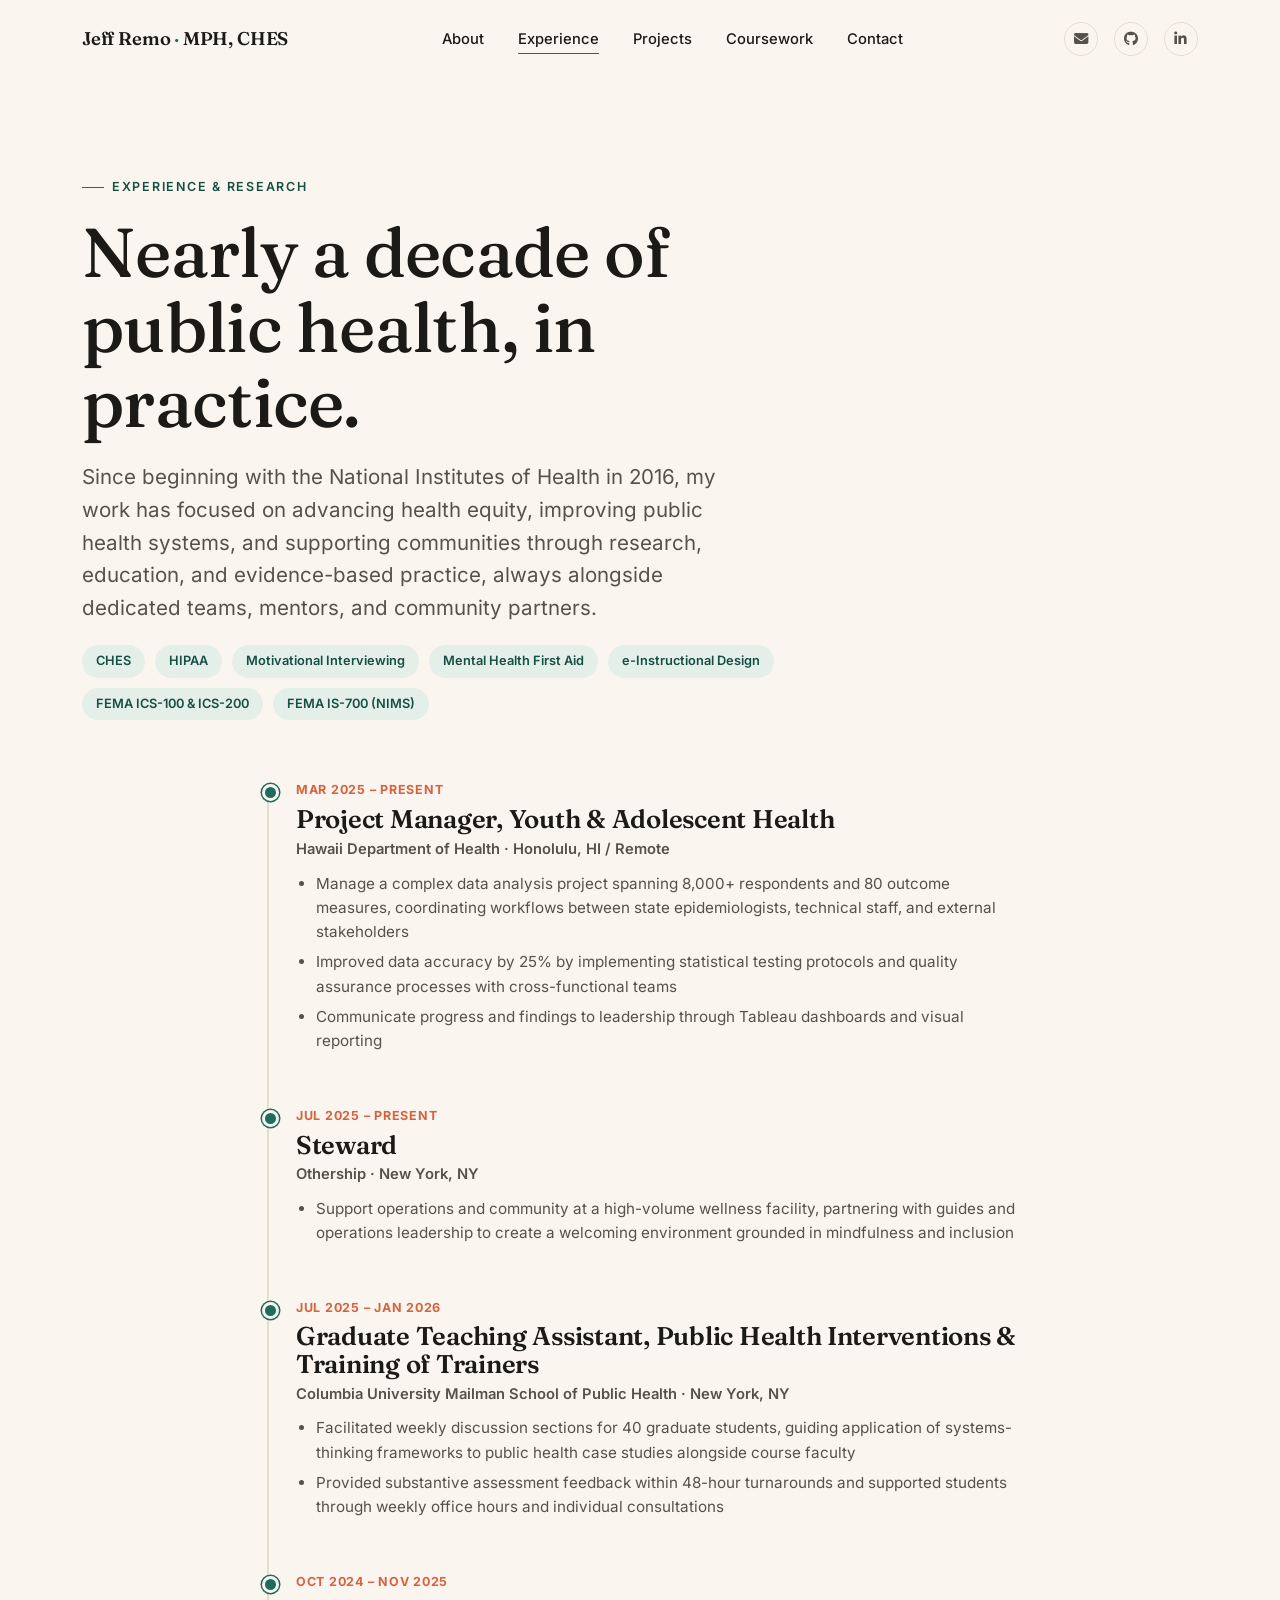
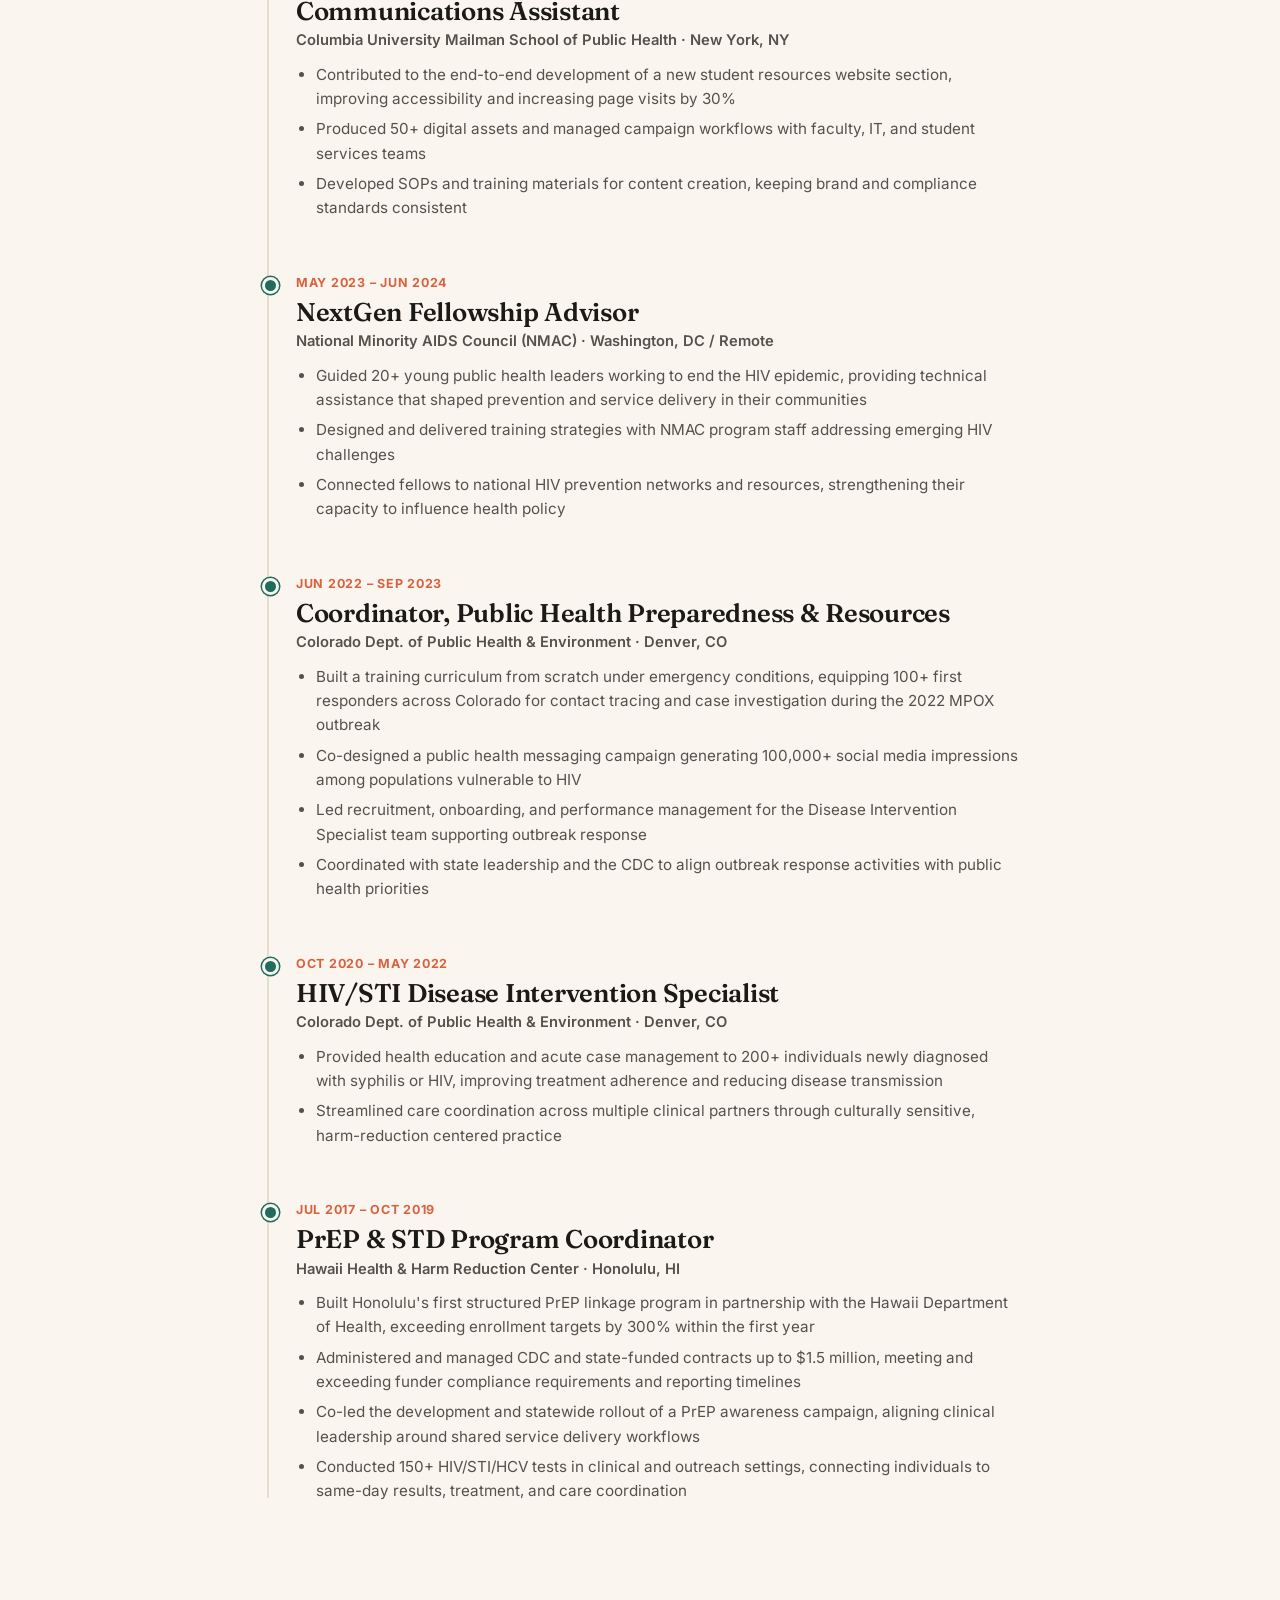
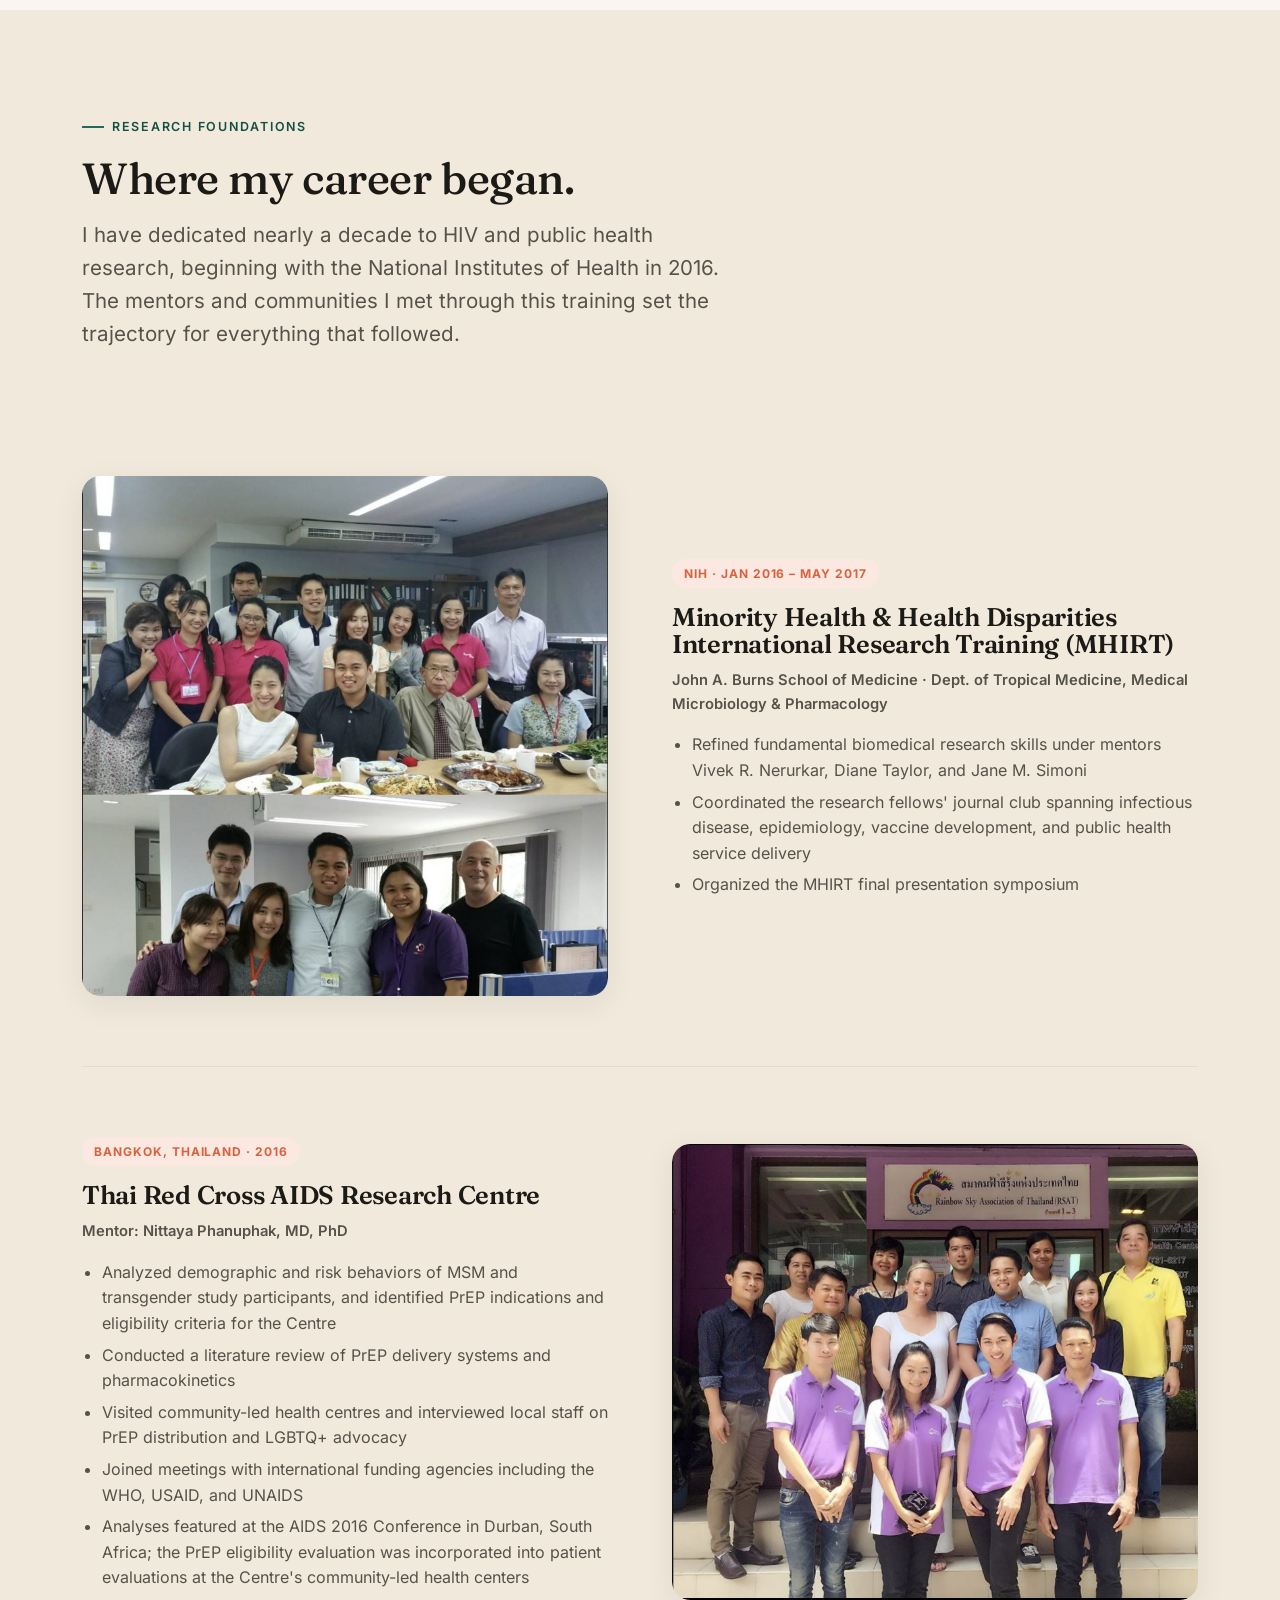
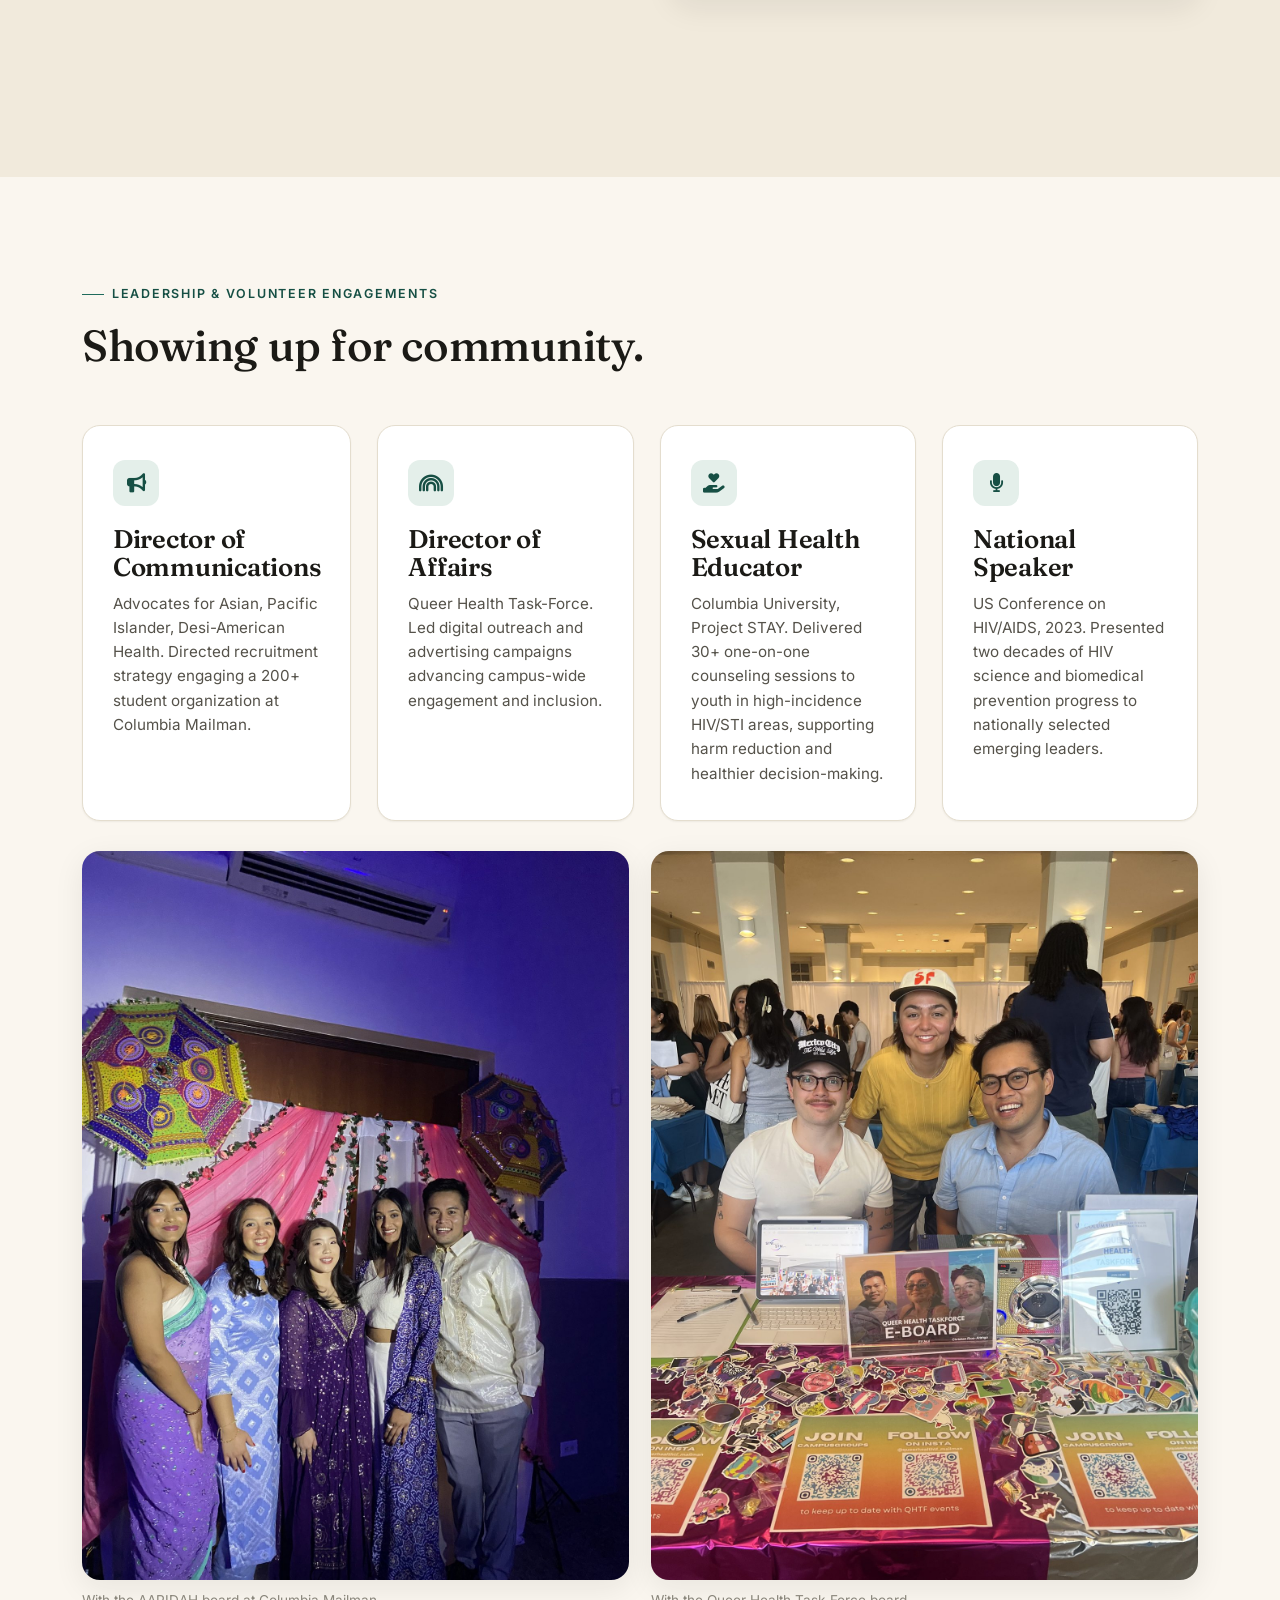
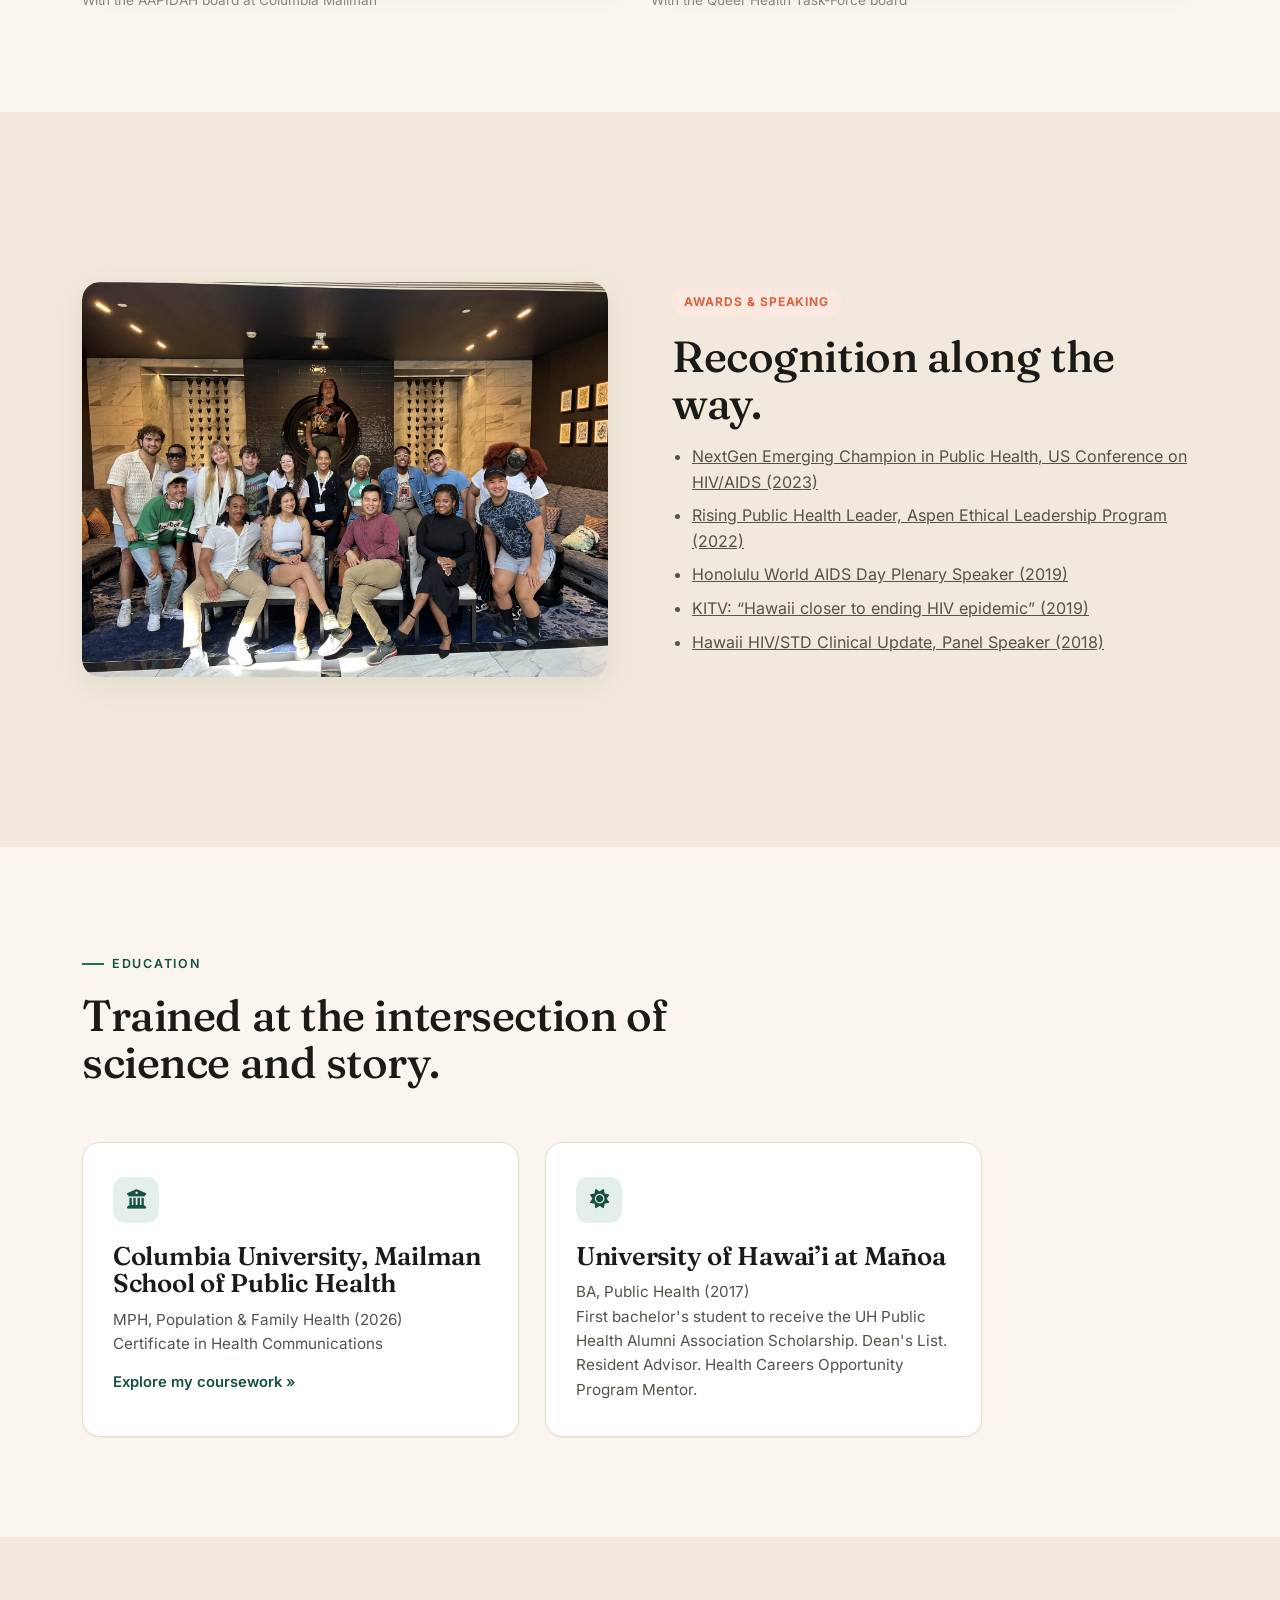
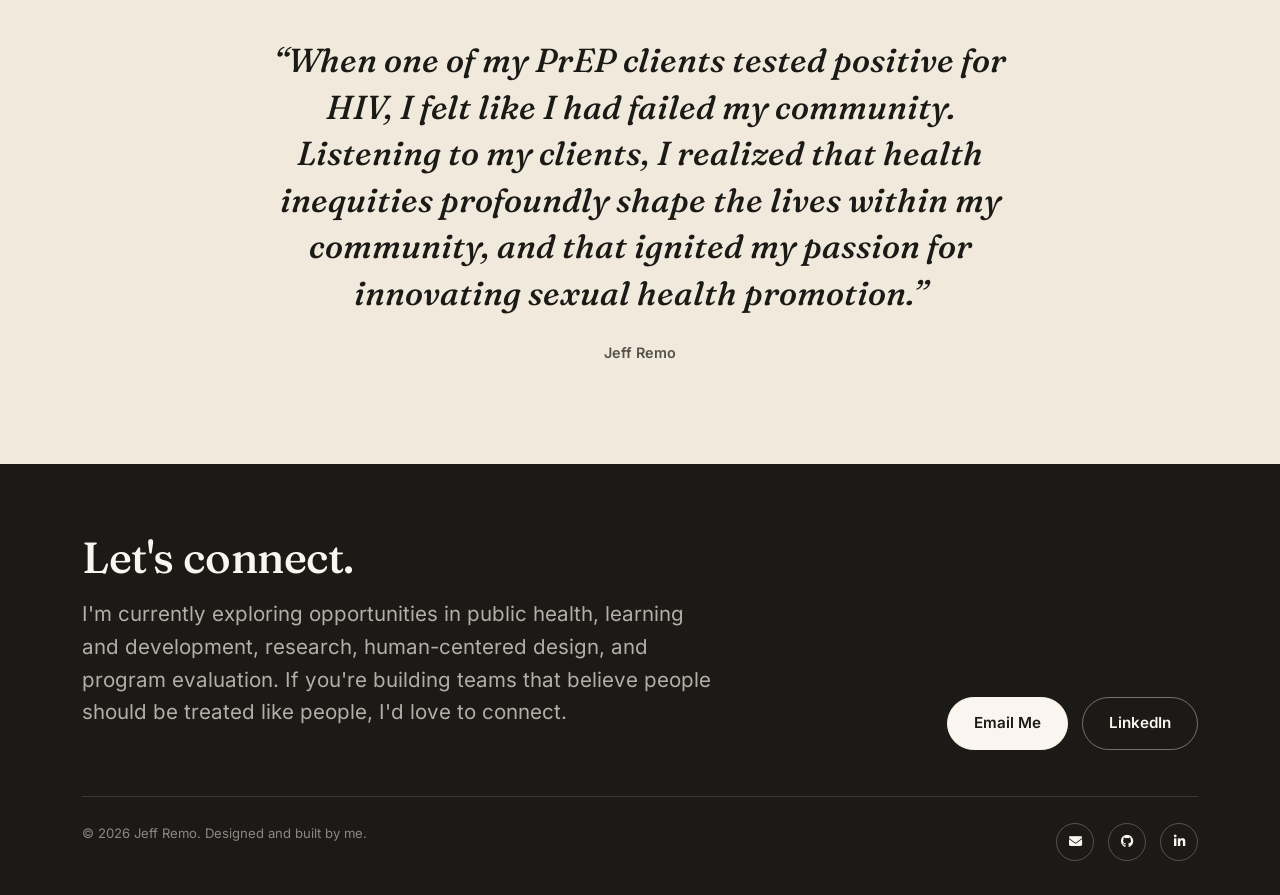
<file: experience.html>
<!doctype html>
<html lang="en">
<head>
<meta charset="utf-8">
<meta name="viewport" content="width=device-width, initial-scale=1">
<title>Experience &amp; Research | Jeff Remo, MPH, CHES</title>
<meta name="description" content="Nearly a decade of public health practice and HIV research, from NIH-funded international training to program leadership across Hawai'i, Colorado, and New York.">
<link rel="icon" type="image/png" sizes="32x32" href="images/favicon-32.png">
<link rel="icon" type="image/png" sizes="512x512" href="images/favicon.png">
<link rel="apple-touch-icon" href="images/apple-touch-icon.png">
<link rel="stylesheet" href="css/fonts/fonts.css">
<link rel="stylesheet" href="css/fontawesome/css/all.min.css">
<link rel="stylesheet" href="css/site.css">
</head>
<body>

<nav class="site-nav">
  <div class="wrap">
    <a href="index.html" class="brand">Jeff Remo <span>&middot;</span> MPH, CHES</a>
    <ul class="nav-links">
      <li><a href="about.html">About</a></li>
      <li><a href="experience.html">Experience</a></li>
      <li><a href="projects.html">Projects</a></li>
      <li><a href="coursework.html">Coursework</a></li>
      <li><a href="#contact">Contact</a></li>
    </ul>
    <div class="nav-icons">
      <a href="mailto:jeffrem9@gmail.com" aria-label="Email"><i class="fa-solid fa-envelope"></i></a>
      <a href="http://github.com/jr4550/" target="_blank" rel="noopener" aria-label="GitHub"><i class="fa-brands fa-github"></i></a>
      <a href="https://www.linkedin.com/in/jefferson-remo-14899811a/" target="_blank" rel="noopener" aria-label="LinkedIn"><i class="fa-brands fa-linkedin-in"></i></a>
    </div>
    <button class="nav-toggle" aria-label="Open menu"><span></span><span></span><span></span></button>
  </div>
</nav>

<div class="mobile-drawer">
  <div class="drawer-top">
    <span class="brand">Jeff Remo</span>
    <button class="drawer-close" aria-label="Close menu">&times;</button>
  </div>
  <ul>
    <li><a href="index.html">Home</a></li>
    <li><a href="about.html">About</a></li>
    <li><a href="experience.html">Experience</a></li>
    <li><a href="projects.html">Projects</a></li>
    <li><a href="coursework.html">Coursework</a></li>
    <li><a href="#contact">Contact</a></li>
  </ul>
  <div class="drawer-icons">
    <a href="mailto:jeffrem9@gmail.com" aria-label="Email"><i class="fa-solid fa-envelope"></i></a>
    <a href="http://github.com/jr4550/" target="_blank" rel="noopener" aria-label="GitHub"><i class="fa-brands fa-github"></i></a>
    <a href="https://www.linkedin.com/in/jefferson-remo-14899811a/" target="_blank" rel="noopener" aria-label="LinkedIn"><i class="fa-brands fa-linkedin-in"></i></a>
  </div>
</div>

<header class="hero" style="padding-bottom: 40px;">
  <div class="wrap">
    <div class="reveal in" style="max-width:760px;">
      <div class="eyebrow">Experience &amp; Research</div>
      <h1>Nearly a decade of public health, in practice.</h1>
      <p class="lede">Since beginning with the National Institutes of Health in 2016, my work has focused on advancing health equity, improving public health systems, and supporting communities through research, education, and evidence-based practice, always alongside dedicated teams, mentors, and community partners.</p>
      <div class="tag-row">
        <span class="tag">CHES</span>
        <span class="tag">HIPAA</span>
        <span class="tag">Motivational Interviewing</span>
        <span class="tag">Mental Health First Aid</span>
        <span class="tag">e-Instructional Design</span>
        <span class="tag">FEMA ICS-100 &amp; ICS-200</span>
        <span class="tag">FEMA IS-700 (NIMS)</span>
      </div>
    </div>
  </div>
</header>

<section class="section" style="padding-top:20px;">
  <div class="wrap" style="max-width:820px;">
    <div class="timeline">

      <div class="tl-item reveal">
        <div class="tl-date">Mar 2025 &ndash; Present</div>
        <h3>Project Manager, Youth &amp; Adolescent Health</h3>
        <div class="tl-org">Hawaii Department of Health &middot; Honolulu, HI / Remote</div>
        <ul>
          <li>Manage a complex data analysis project spanning 8,000+ respondents and 80 outcome measures, coordinating workflows between state epidemiologists, technical staff, and external stakeholders</li>
          <li>Improved data accuracy by 25% by implementing statistical testing protocols and quality assurance processes with cross-functional teams</li>
          <li>Communicate progress and findings to leadership through Tableau dashboards and visual reporting</li>
        </ul>
      </div>

      <div class="tl-item reveal">
        <div class="tl-date">Jul 2025 &ndash; Present</div>
        <h3>Steward</h3>
        <div class="tl-org">Othership &middot; New York, NY</div>
        <ul>
          <li>Support operations and community at a high-volume wellness facility, partnering with guides and operations leadership to create a welcoming environment grounded in mindfulness and inclusion</li>
        </ul>
      </div>

      <div class="tl-item reveal">
        <div class="tl-date">Jul 2025 &ndash; Jan 2026</div>
        <h3>Graduate Teaching Assistant, Public Health Interventions &amp; Training of Trainers</h3>
        <div class="tl-org">Columbia University Mailman School of Public Health &middot; New York, NY</div>
        <ul>
          <li>Facilitated weekly discussion sections for 40 graduate students, guiding application of systems-thinking frameworks to public health case studies alongside course faculty</li>
          <li>Provided substantive assessment feedback within 48-hour turnarounds and supported students through weekly office hours and individual consultations</li>
        </ul>
      </div>

      <div class="tl-item reveal">
        <div class="tl-date">Oct 2024 &ndash; Nov 2025</div>
        <h3>Communications Assistant</h3>
        <div class="tl-org">Columbia University Mailman School of Public Health &middot; New York, NY</div>
        <ul>
          <li>Contributed to the end-to-end development of a new student resources website section, improving accessibility and increasing page visits by 30%</li>
          <li>Produced 50+ digital assets and managed campaign workflows with faculty, IT, and student services teams</li>
          <li>Developed SOPs and training materials for content creation, keeping brand and compliance standards consistent</li>
        </ul>
      </div>

      <div class="tl-item reveal">
        <div class="tl-date">May 2023 &ndash; Jun 2024</div>
        <h3>NextGen Fellowship Advisor</h3>
        <div class="tl-org">National Minority AIDS Council (NMAC) &middot; Washington, DC / Remote</div>
        <ul>
          <li>Guided 20+ young public health leaders working to end the HIV epidemic, providing technical assistance that shaped prevention and service delivery in their communities</li>
          <li>Designed and delivered training strategies with NMAC program staff addressing emerging HIV challenges</li>
          <li>Connected fellows to national HIV prevention networks and resources, strengthening their capacity to influence health policy</li>
        </ul>
      </div>

      <div class="tl-item reveal">
        <div class="tl-date">Jun 2022 &ndash; Sep 2023</div>
        <h3>Coordinator, Public Health Preparedness &amp; Resources</h3>
        <div class="tl-org">Colorado Dept. of Public Health &amp; Environment &middot; Denver, CO</div>
        <ul>
          <li>Built a training curriculum from scratch under emergency conditions, equipping 100+ first responders across Colorado for contact tracing and case investigation during the 2022 MPOX outbreak</li>
          <li>Co-designed a public health messaging campaign generating 100,000+ social media impressions among populations vulnerable to HIV</li>
          <li>Led recruitment, onboarding, and performance management for the Disease Intervention Specialist team supporting outbreak response</li>
          <li>Coordinated with state leadership and the CDC to align outbreak response activities with public health priorities</li>
        </ul>
      </div>

      <div class="tl-item reveal">
        <div class="tl-date">Oct 2020 &ndash; May 2022</div>
        <h3>HIV/STI Disease Intervention Specialist</h3>
        <div class="tl-org">Colorado Dept. of Public Health &amp; Environment &middot; Denver, CO</div>
        <ul>
          <li>Provided health education and acute case management to 200+ individuals newly diagnosed with syphilis or HIV, improving treatment adherence and reducing disease transmission</li>
          <li>Streamlined care coordination across multiple clinical partners through culturally sensitive, harm-reduction centered practice</li>
        </ul>
      </div>

      <div class="tl-item reveal">
        <div class="tl-date">Jul 2017 &ndash; Oct 2019</div>
        <h3>PrEP &amp; STD Program Coordinator</h3>
        <div class="tl-org">Hawaii Health &amp; Harm Reduction Center &middot; Honolulu, HI</div>
        <ul>
          <li>Built Honolulu's first structured PrEP linkage program in partnership with the Hawaii Department of Health, exceeding enrollment targets by 300% within the first year</li>
          <li>Administered and managed CDC and state-funded contracts up to $1.5 million, meeting and exceeding funder compliance requirements and reporting timelines</li>
          <li>Co-led the development and statewide rollout of a PrEP awareness campaign, aligning clinical leadership around shared service delivery workflows</li>
          <li>Conducted 150+ HIV/STI/HCV tests in clinical and outreach settings, connecting individuals to same-day results, treatment, and care coordination</li>
        </ul>
      </div>

    </div>
  </div>
</section>

<section class="section section-cream" id="research">
  <div class="wrap">
    <div class="section-head reveal">
      <div class="eyebrow">Research Foundations</div>
      <h2>Where my career began.</h2>
      <p class="lede">I have dedicated nearly a decade to HIV and public health research, beginning with the National Institutes of Health in 2016. The mentors and communities I met through this training set the trajectory for everything that followed.</p>
    </div>

    <div class="feature reveal" style="border-top:none;">
      <div class="feature-media">
        <div class="photo-band">
          <img src="images/photos/trc-2016.jpg" alt="Jeff with the research team during his MHIRT training year, 2016">
        </div>
      </div>
      <div>
        <span class="feature-tag">NIH &middot; Jan 2016 &ndash; May 2017</span>
        <h3>Minority Health &amp; Health Disparities International Research Training (MHIRT)</h3>
        <div class="tl-org" style="margin-bottom:12px;">John A. Burns School of Medicine &middot; Dept. of Tropical Medicine, Medical Microbiology &amp; Pharmacology</div>
        <ul style="padding-left:20px; color:var(--ink-soft);">
          <li style="margin-bottom:6px;">Refined fundamental biomedical research skills under mentors Vivek R. Nerurkar, Diane Taylor, and Jane M. Simoni</li>
          <li style="margin-bottom:6px;">Coordinated the research fellows' journal club spanning infectious disease, epidemiology, vaccine development, and public health service delivery</li>
          <li style="margin-bottom:6px;">Organized the MHIRT final presentation symposium</li>
        </ul>
      </div>
    </div>

    <div class="feature reverse reveal">
      <div class="feature-media">
        <div class="photo-band">
          <img src="images/photos/trcarc-2016.jpg" alt="Jeff with the team at the Rainbow Sky Association of Thailand, a community-led health organization in Bangkok">
        </div>
      </div>
      <div>
        <span class="feature-tag">Bangkok, Thailand &middot; 2016</span>
        <h3>Thai Red Cross AIDS Research Centre</h3>
        <div class="tl-org" style="margin-bottom:12px;">Mentor: Nittaya Phanuphak, MD, PhD</div>
        <ul style="padding-left:20px; color:var(--ink-soft);">
          <li style="margin-bottom:6px;">Analyzed demographic and risk behaviors of MSM and transgender study participants, and identified PrEP indications and eligibility criteria for the Centre</li>
          <li style="margin-bottom:6px;">Conducted a literature review of PrEP delivery systems and pharmacokinetics</li>
          <li style="margin-bottom:6px;">Visited community-led health centres and interviewed local staff on PrEP distribution and LGBTQ+ advocacy</li>
          <li style="margin-bottom:6px;">Joined meetings with international funding agencies including the WHO, USAID, and UNAIDS</li>
          <li style="margin-bottom:6px;">Analyses featured at the AIDS 2016 Conference in Durban, South Africa; the PrEP eligibility evaluation was incorporated into patient evaluations at the Centre's community-led health centers</li>
        </ul>
      </div>
    </div>
  </div>
</section>

<section class="section">
  <div class="wrap">
    <div class="section-head reveal">
      <div class="eyebrow">Leadership &amp; Volunteer Engagements</div>
      <h2>Showing up for community.</h2>
    </div>
    <div class="card-grid four reveal">
      <div class="card">
        <div class="card-icon"><i class="fa-solid fa-bullhorn"></i></div>
        <h3>Director of Communications</h3>
        <p>Advocates for Asian, Pacific Islander, Desi-American Health. Directed recruitment strategy engaging a 200+ student organization at Columbia Mailman.</p>
      </div>
      <div class="card">
        <div class="card-icon"><i class="fa-solid fa-rainbow"></i></div>
        <h3>Director of Affairs</h3>
        <p>Queer Health Task-Force. Led digital outreach and advertising campaigns advancing campus-wide engagement and inclusion.</p>
      </div>
      <div class="card">
        <div class="card-icon"><i class="fa-solid fa-hand-holding-heart"></i></div>
        <h3>Sexual Health Educator</h3>
        <p>Columbia University, Project STAY. Delivered 30+ one-on-one counseling sessions to youth in high-incidence HIV/STI areas, supporting harm reduction and healthier decision-making.</p>
      </div>
      <div class="card">
        <div class="card-icon"><i class="fa-solid fa-microphone"></i></div>
        <h3>National Speaker</h3>
        <p>US Conference on HIV/AIDS, 2023. Presented two decades of HIV science and biomedical prevention progress to nationally selected emerging leaders.</p>
      </div>
    </div>
    <div class="photo-duo reveal" style="margin-top:30px;">
      <div>
        <div class="photo-band"><img src="images/photos/aapidah-board-2026.jpg" alt="The AAPIDAH board at Columbia Mailman"></div>
        <div class="figure-cap">With the AAPIDAH board at Columbia Mailman</div>
      </div>
      <div>
        <div class="photo-band"><img src="images/photos/qhtf-board-2026.jpg" alt="The Queer Health Task-Force board at Columbia Mailman"></div>
        <div class="figure-cap">With the Queer Health Task-Force board</div>
      </div>
    </div>
  </div>
</section>

<section class="section section-cream">
  <div class="wrap">
    <div class="feature reveal" style="border-top:none;">
      <div class="feature-media">
        <div class="photo-band">
          <img src="images/photos/nextgen-2023.jpg" alt="Jeff speaking at the NMAC NextGen program, US Conference on HIV/AIDS 2023">
        </div>
      </div>
      <div>
        <span class="feature-tag">Awards &amp; Speaking</span>
        <h2>Recognition along the way.</h2>
        <ul style="padding-left:20px; color:var(--ink-soft);">
          <li style="margin-bottom:8px;"><a href="https://www.nmac.org/programs/treatment/youth/" target="_blank" rel="noopener" style="text-decoration:underline;">NextGen Emerging Champion in Public Health, US Conference on HIV/AIDS (2023)</a></li>
          <li style="margin-bottom:8px;"><a href="https://www.cuanschutz.edu/centers/bioethicshumanities/education/advanced-ethics-in-leadership" target="_blank" rel="noopener" style="text-decoration:underline;">Rising Public Health Leader, Aspen Ethical Leadership Program (2022)</a></li>
          <li style="margin-bottom:8px;"><a href="https://worldaidsdayhawaii.org/" target="_blank" rel="noopener" style="text-decoration:underline;">Honolulu World AIDS Day Plenary Speaker (2019)</a></li>
          <li style="margin-bottom:8px;"><a href="https://www.kitv.com/story/40348553/hawaii-closer-to-ending-hiv-epidemic" target="_blank" rel="noopener" style="text-decoration:underline;">KITV: &ldquo;Hawaii closer to ending HIV epidemic&rdquo; (2019)</a></li>
          <li style="margin-bottom:8px;"><a href="https://health.hawaii.gov/harmreduction/files/2018/05/6-16-18-HI-STD-Update-Agenda.pdf" target="_blank" rel="noopener" style="text-decoration:underline;">Hawaii HIV/STD Clinical Update, Panel Speaker (2018)</a></li>
        </ul>
      </div>
    </div>
  </div>
</section>

<section class="section">
  <div class="wrap">
    <div class="section-head reveal">
      <div class="eyebrow">Education</div>
      <h2>Trained at the intersection of science and story.</h2>
    </div>
    <div class="card-grid reveal" style="grid-template-columns: 1fr 1fr; max-width: 900px;">
      <div class="card">
        <div class="card-icon"><i class="fa-solid fa-building-columns"></i></div>
        <h3>Columbia University, Mailman School of Public Health</h3>
        <p>MPH, Population &amp; Family Health (2026)<br>Certificate in Health Communications</p>
        <div class="feature-links" style="margin-top:14px;">
          <a href="coursework.html">Explore my coursework &raquo;</a>
        </div>
      </div>
      <div class="card">
        <div class="card-icon"><i class="fa-solid fa-sun"></i></div>
        <h3>University of Hawai&rsquo;i at M&#257;noa</h3>
        <p>BA, Public Health (2017)<br>First bachelor's student to receive the UH Public Health Alumni Association Scholarship. Dean's List. Resident Advisor. Health Careers Opportunity Program Mentor.</p>
      </div>
    </div>
  </div>
</section>

<section class="section section-cream">
  <div class="wrap quote-block reveal">
    <blockquote>&ldquo;When one of my PrEP clients tested positive for HIV, I felt like I had failed my community. Listening to my clients, I realized that health inequities profoundly shape the lives within my community, and that ignited my passion for innovating sexual health promotion.&rdquo;</blockquote>
    <div class="quote-attr">Jeff Remo</div>
  </div>
</section>

<footer class="site-footer" id="contact">
  <div class="wrap">
    <div class="footer-top">
      <div>
        <h2>Let's connect.</h2>
        <p class="lede">I'm currently exploring opportunities in public health, learning and development, research, human-centered design, and program evaluation. If you're building teams that believe people should be treated like people, I'd love to connect.</p>
      </div>
      <div class="btn-row">
        <a href="mailto:jeffrem9@gmail.com" class="btn btn-primary">Email Me</a>
        <a href="https://www.linkedin.com/in/jefferson-remo-14899811a/" class="btn btn-ghost" target="_blank" rel="noopener">LinkedIn</a>
      </div>
    </div>
    <div class="footer-bottom">
      <span>&copy; 2026 Jeff Remo. Designed and built by me.</span>
      <div class="footer-icons">
        <a href="mailto:jeffrem9@gmail.com" aria-label="Email"><i class="fa-solid fa-envelope"></i></a>
        <a href="http://github.com/jr4550/" target="_blank" rel="noopener" aria-label="GitHub"><i class="fa-brands fa-github"></i></a>
        <a href="https://www.linkedin.com/in/jefferson-remo-14899811a/" target="_blank" rel="noopener" aria-label="LinkedIn"><i class="fa-brands fa-linkedin-in"></i></a>
      </div>
    </div>
  </div>
</footer>

<script src="js/site.js"></script>
</body>
</html>
</file>
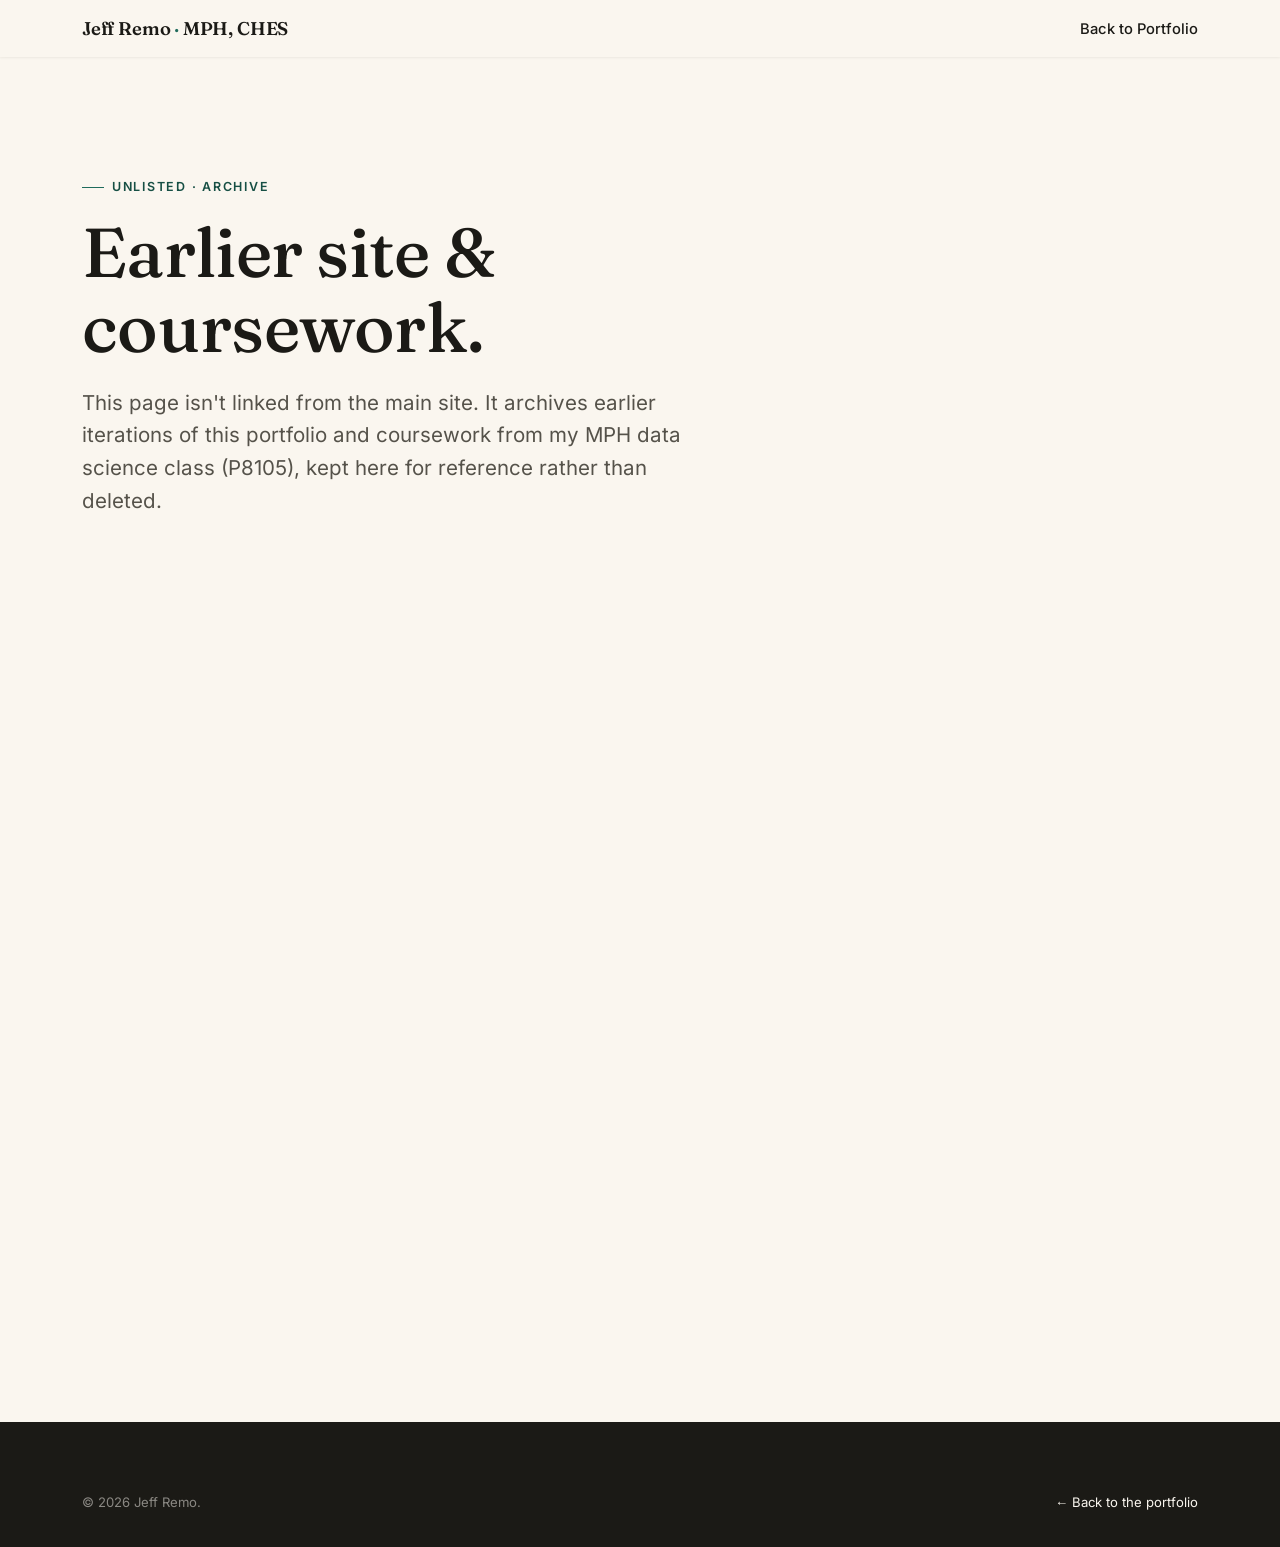
<file: legacy.html>
<!doctype html>
<html lang="en">
<head>
<meta charset="utf-8">
<meta name="viewport" content="width=device-width, initial-scale=1">
<title>Archive | Jeff Remo</title>
<meta name="robots" content="noindex, nofollow">
<link rel="icon" type="image/png" sizes="32x32" href="images/favicon-32.png">
<link rel="icon" type="image/png" sizes="512x512" href="images/favicon.png">
<link rel="apple-touch-icon" href="images/apple-touch-icon.png">
<link rel="stylesheet" href="css/fonts/fonts.css">
<link rel="stylesheet" href="css/fontawesome/css/all.min.css">
<link rel="stylesheet" href="css/site.css">
</head>
<body>

<nav class="site-nav scrolled">
  <div class="wrap">
    <a href="index.html" class="brand">Jeff Remo <span>&middot;</span> MPH, CHES</a>
    <ul class="nav-links">
      <li><a href="index.html">Back to Portfolio</a></li>
    </ul>
  </div>
</nav>

<header class="hero" style="padding-bottom: 40px;">
  <div class="wrap">
    <div class="reveal in" style="max-width:700px;">
      <div class="eyebrow">Unlisted &middot; Archive</div>
      <h1>Earlier site &amp; coursework.</h1>
      <p class="lede">This page isn't linked from the main site. It archives earlier iterations of this portfolio and coursework from my MPH data science class (P8105), kept here for reference rather than deleted.</p>
    </div>
  </div>
</header>

<section class="section" style="padding-top:0;">
  <div class="wrap">
    <div class="card-grid reveal">
      <a class="card" href="Dashboard.html">
        <div class="card-icon"><i class="fa-solid fa-chart-simple"></i></div>
        <h3>P8105 Dashboard</h3>
        <p>An interactive flexdashboard built for my Data Science class, visualizing Instacart order data with Plotly.</p>
      </a>
      <a class="card" href="Plotly.html">
        <div class="card-icon"><i class="fa-solid fa-chart-line"></i></div>
        <h3>Plotly Exercises</h3>
        <p>Standalone Plotly visualizations from the same coursework.</p>
      </a>
    </div>

    <div class="reveal" style="margin-top:60px; max-width:760px;">
      <h3>Original bio (pre-redesign)</h3>
      <p>My career has been defined by a commitment to bridging health equity gaps in vulnerable communities, particularly in HIV/STI prevention and LGBTQ+ health. After earning my BA in Public Health from the University of Hawai&rsquo;i at M&#257;noa in 2017, I immediately put my education into action, launching Honolulu's first PrEP navigation program at the Hawaii Health and Harm Reduction Center. That program exceeded enrollment targets by 300% in its first year, a testament to both the community's need and my ability to translate public health principles into accessible, community-centered care.</p>
      <p>My expertise deepened during my time with the Colorado Department of Public Health and Environment, where I wore multiple hats. As an HIV/STI Disease Intervention Specialist and later as a Coordinator for Public Health Preparedness, I provided direct care to over 200 individuals newly diagnosed with syphilis or HIV while simultaneously developing training curricula for first responders during the 2022 MPOX outbreak.</p>
      <p>This content now lives, restructured, on the <a href="experience.html" style="text-decoration:underline;">Experience</a> and <a href="projects.html" style="text-decoration:underline;">Projects</a> pages.</p>
    </div>
  </div>
</section>

<footer class="site-footer">
  <div class="wrap">
    <div class="footer-bottom" style="border-top:none; padding-top:0;">
      <span>&copy; 2026 Jeff Remo.</span>
      <a href="index.html" style="color:var(--cream);">&larr; Back to the portfolio</a>
    </div>
  </div>
</footer>

</body>
</html>
</file>
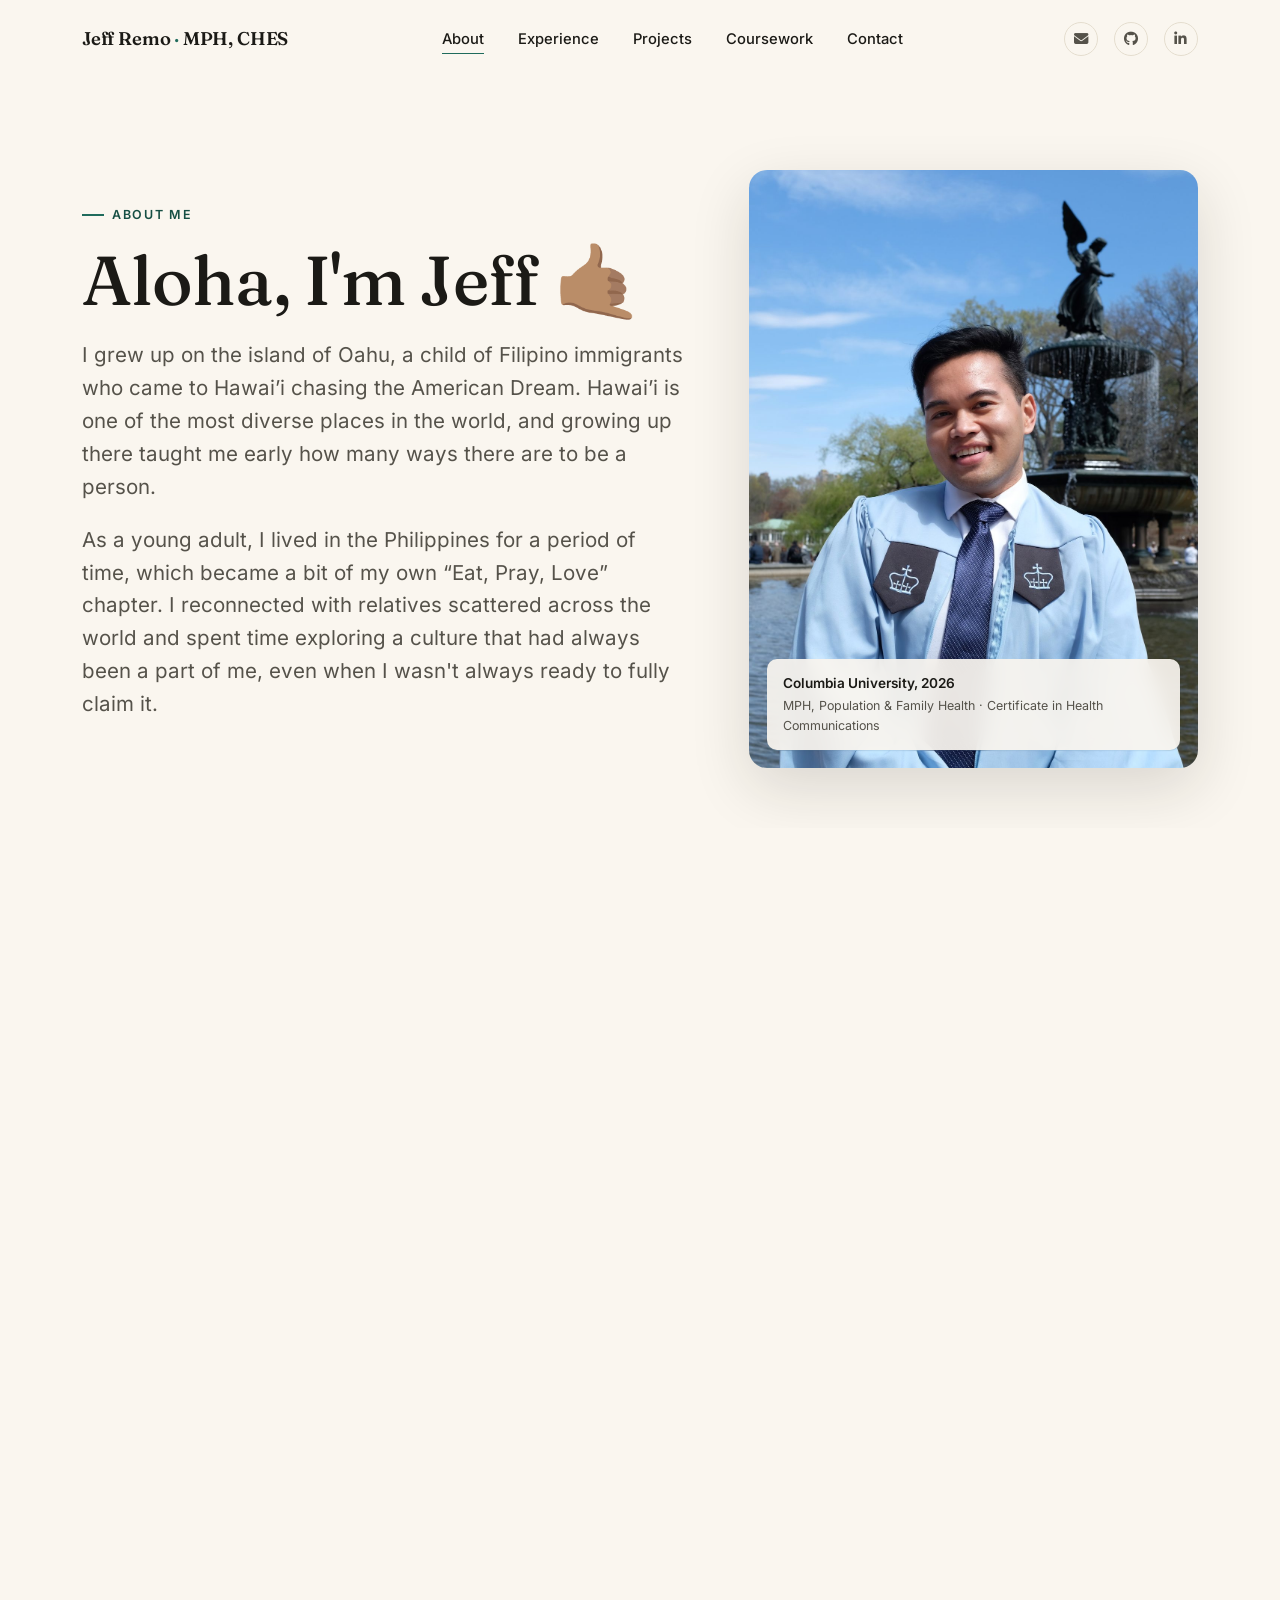
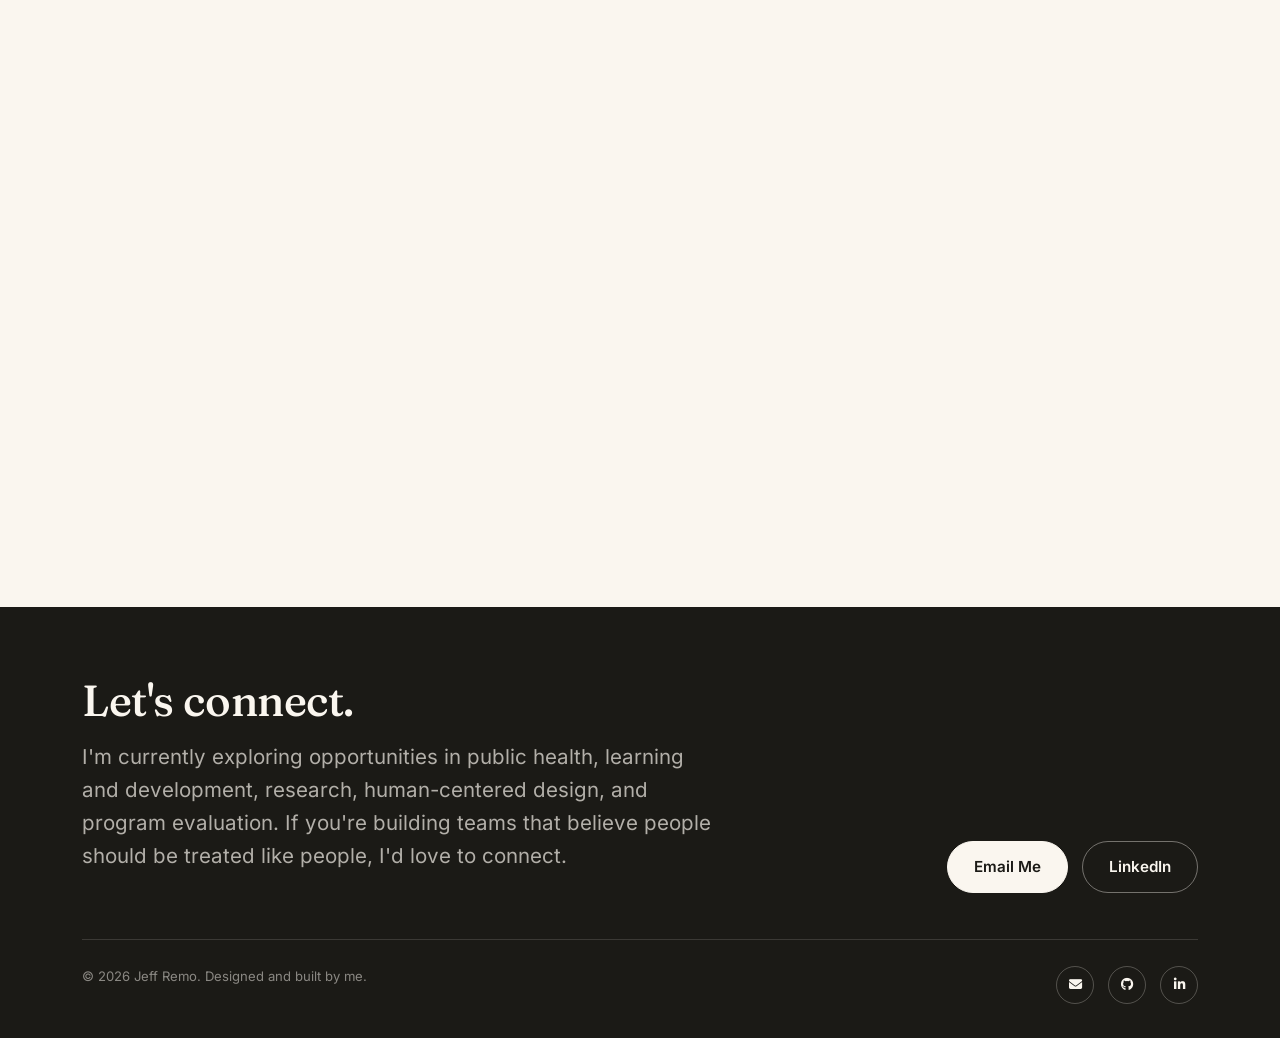
<file: photos.html>
<!doctype html>
<html lang="en">
<head>
<meta charset="utf-8">
<title>Redirecting | Jeff Remo</title>
<link rel="canonical" href="about.html">
<meta http-equiv="refresh" content="0; url=about.html">
</head>
<body>
<p>This page has moved to <a href="about.html">about.html</a>.</p>
</body>
</html>
</file>
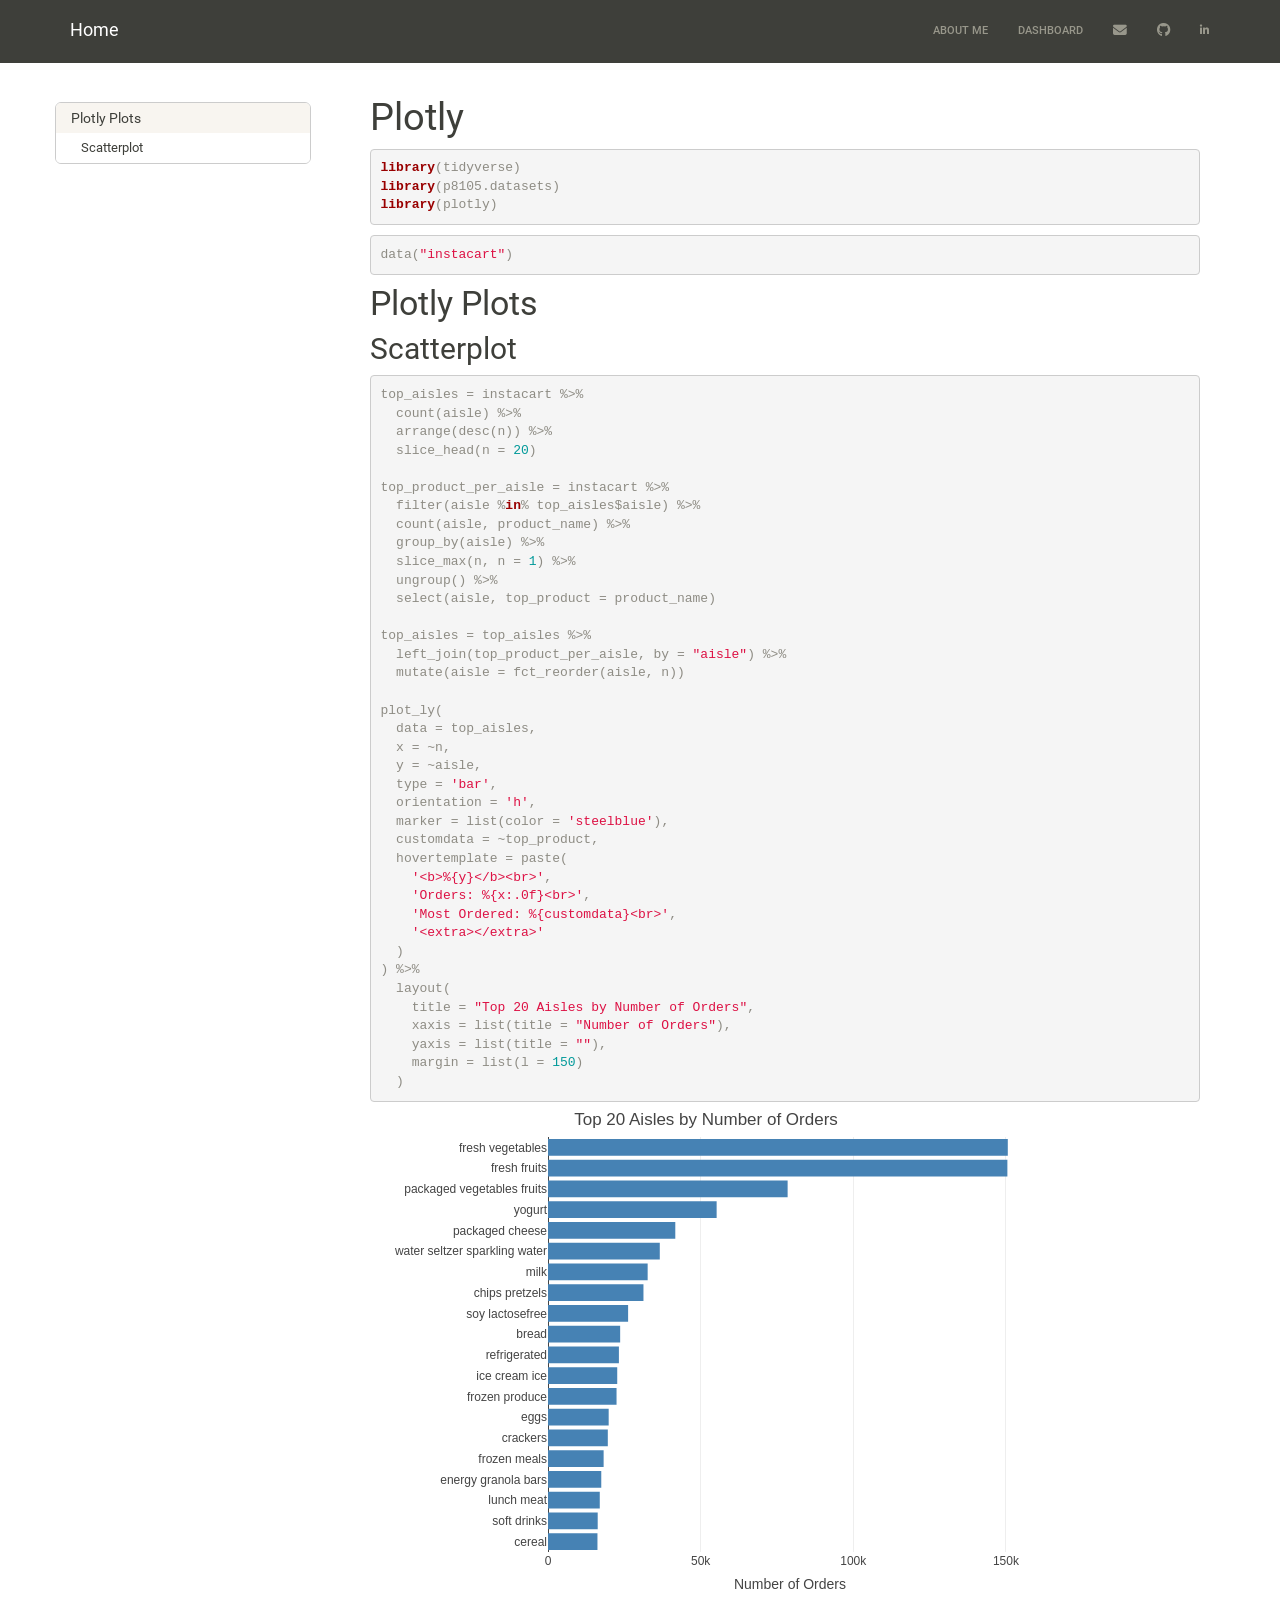
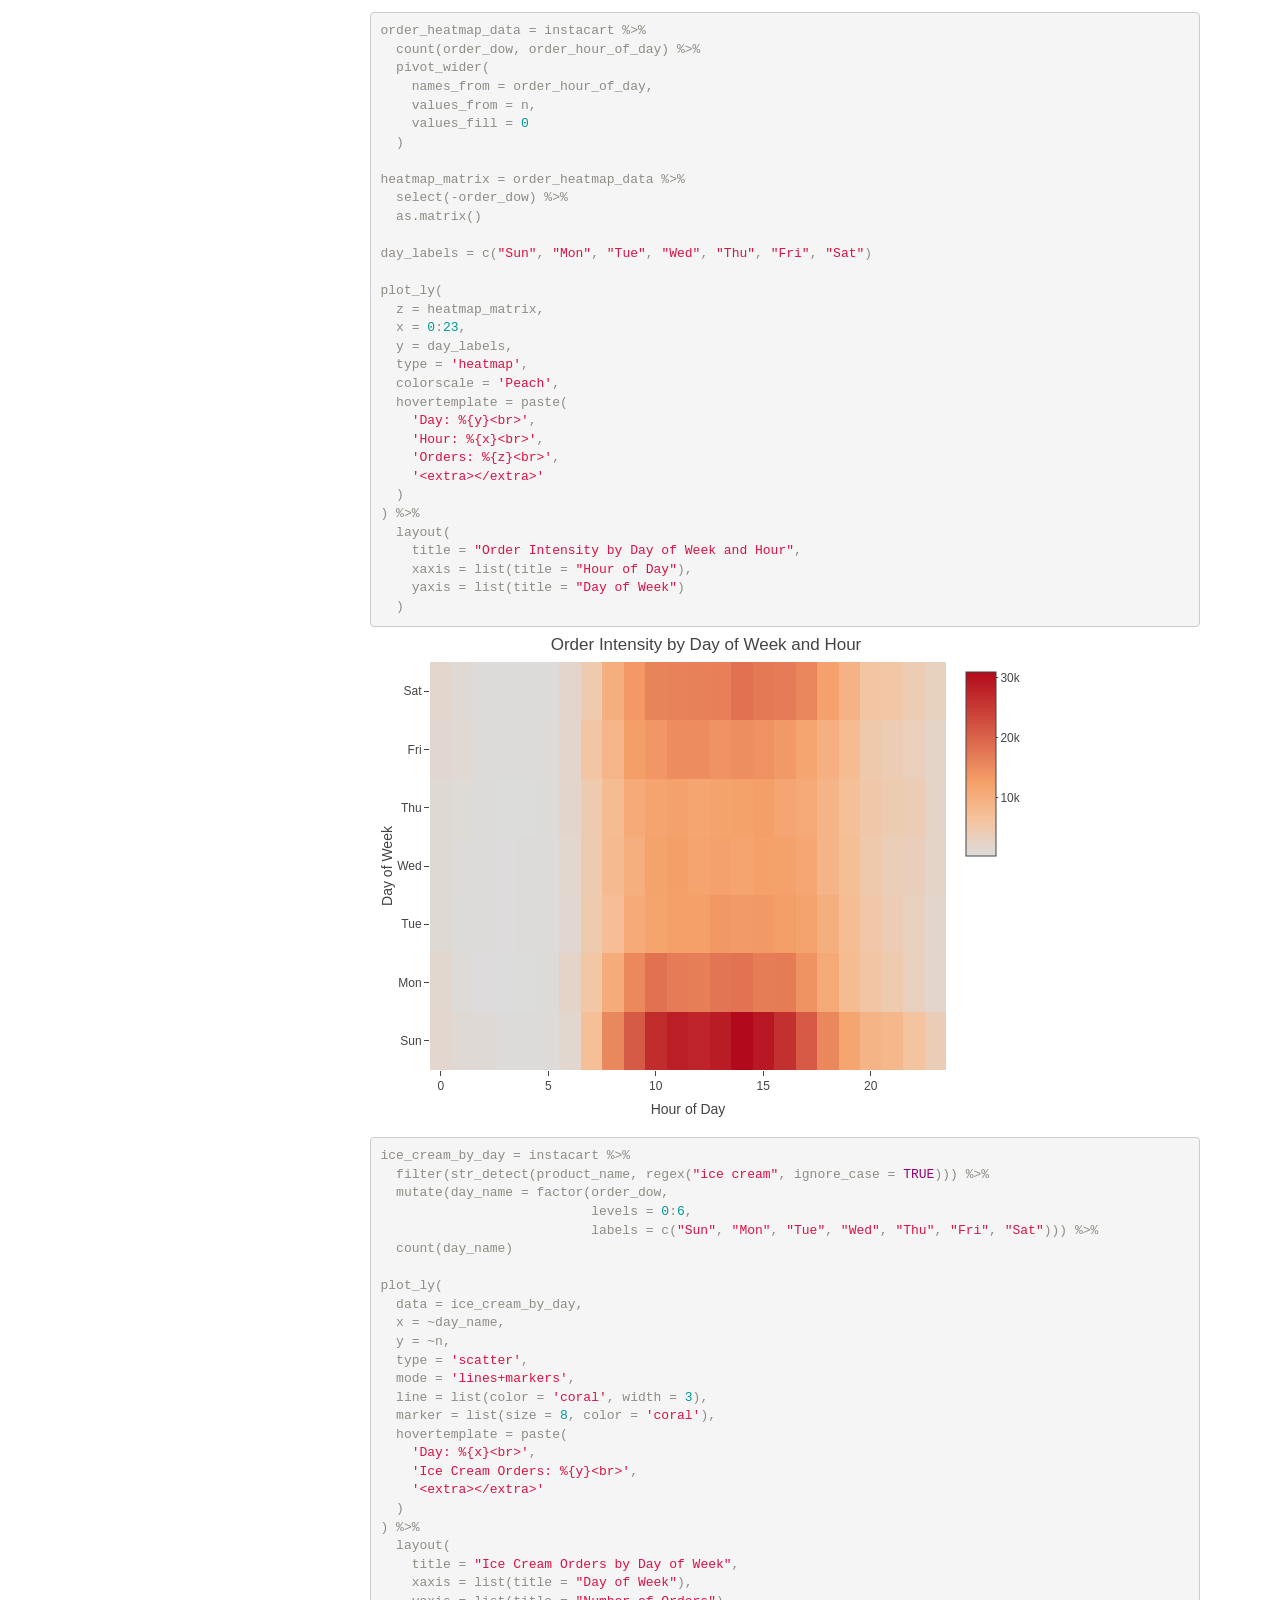
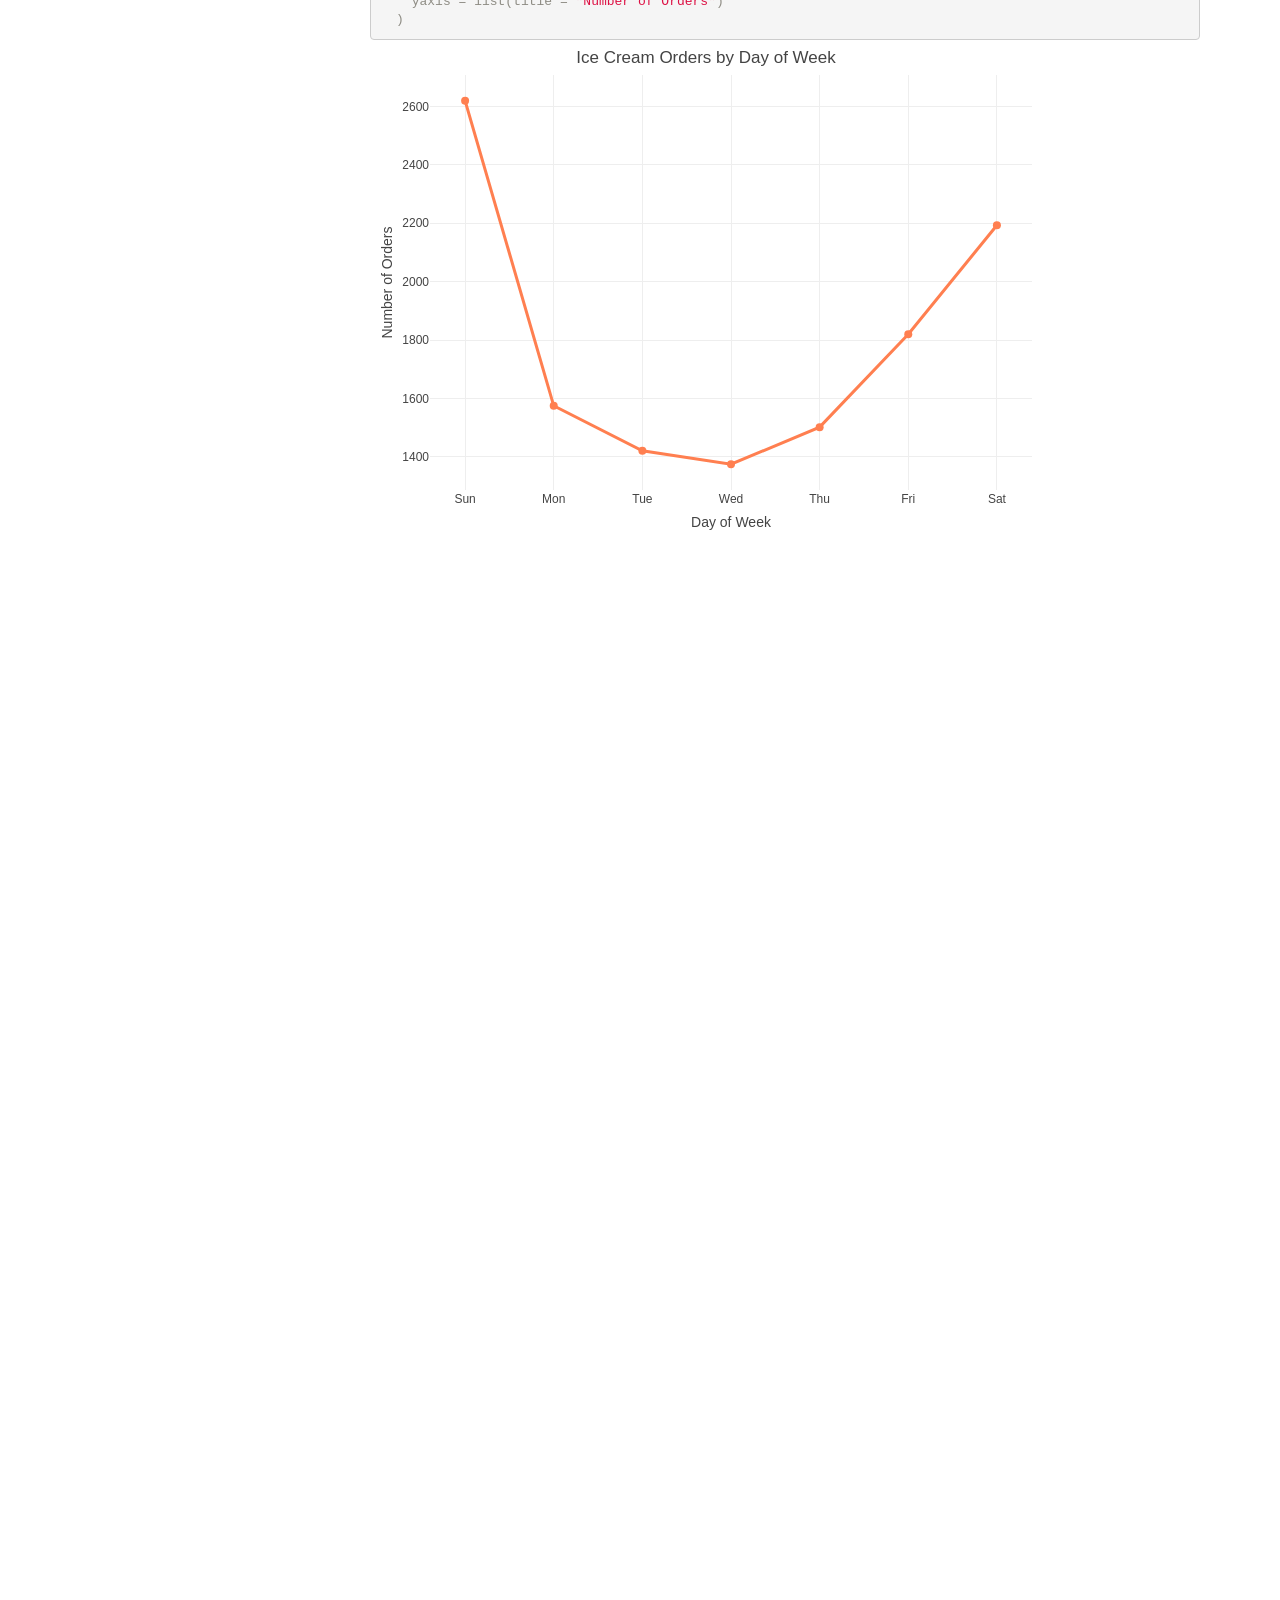
<file: Plotly.html>
<!DOCTYPE html>

<html>

<head>

<meta charset="utf-8" />
<meta name="generator" content="pandoc" />
<meta http-equiv="X-UA-Compatible" content="IE=EDGE" />




<title>Plotly</title>

<script src="site_libs/header-attrs-2.29/header-attrs.js"></script>
<script src="site_libs/jquery-3.6.0/jquery-3.6.0.min.js"></script>
<meta name="viewport" content="width=device-width, initial-scale=1" />
<link href="site_libs/bootstrap-3.3.5/css/sandstone.min.css" rel="stylesheet" />
<script src="site_libs/bootstrap-3.3.5/js/bootstrap.min.js"></script>
<script src="site_libs/bootstrap-3.3.5/shim/html5shiv.min.js"></script>
<script src="site_libs/bootstrap-3.3.5/shim/respond.min.js"></script>
<style>h1 {font-size: 34px;}
       h1.title {font-size: 38px;}
       h2 {font-size: 30px;}
       h3 {font-size: 24px;}
       h4 {font-size: 18px;}
       h5 {font-size: 16px;}
       h6 {font-size: 12px;}
       code {color: inherit; background-color: rgba(0, 0, 0, 0.04);}
       pre:not([class]) { background-color: white }</style>
<script src="site_libs/jqueryui-1.13.2/jquery-ui.min.js"></script>
<link href="site_libs/tocify-1.9.1/jquery.tocify.css" rel="stylesheet" />
<script src="site_libs/tocify-1.9.1/jquery.tocify.js"></script>
<script src="site_libs/navigation-1.1/tabsets.js"></script>
<link href="site_libs/highlightjs-9.12.0/default.css" rel="stylesheet" />
<script src="site_libs/highlightjs-9.12.0/highlight.js"></script>
<link href="site_libs/htmltools-fill-0.5.8.1/fill.css" rel="stylesheet" />
<script src="site_libs/htmlwidgets-1.6.4/htmlwidgets.js"></script>
<script src="site_libs/plotly-binding-4.11.0/plotly.js"></script>
<script src="site_libs/typedarray-0.1/typedarray.min.js"></script>
<link href="site_libs/crosstalk-1.2.2/css/crosstalk.min.css" rel="stylesheet" />
<script src="site_libs/crosstalk-1.2.2/js/crosstalk.min.js"></script>
<link href="site_libs/plotly-htmlwidgets-css-2.11.1/plotly-htmlwidgets.css" rel="stylesheet" />
<script src="site_libs/plotly-main-2.11.1/plotly-latest.min.js"></script>
<link href="site_libs/font-awesome-6.5.2/css/all.min.css" rel="stylesheet" />
<link href="site_libs/font-awesome-6.5.2/css/v4-shims.min.css" rel="stylesheet" />

<style type="text/css">
  code{white-space: pre-wrap;}
  span.smallcaps{font-variant: small-caps;}
  span.underline{text-decoration: underline;}
  div.column{display: inline-block; vertical-align: top; width: 50%;}
  div.hanging-indent{margin-left: 1.5em; text-indent: -1.5em;}
  ul.task-list{list-style: none;}
    </style>

<style type="text/css">code{white-space: pre;}</style>
<script type="text/javascript">
if (window.hljs) {
  hljs.configure({languages: []});
  hljs.initHighlightingOnLoad();
  if (document.readyState && document.readyState === "complete") {
    window.setTimeout(function() { hljs.initHighlighting(); }, 0);
  }
}
</script>









<style type = "text/css">
.main-container {
  max-width: 940px;
  margin-left: auto;
  margin-right: auto;
}
img {
  max-width:100%;
}
.tabbed-pane {
  padding-top: 12px;
}
.html-widget {
  margin-bottom: 20px;
}
button.code-folding-btn:focus {
  outline: none;
}
summary {
  display: list-item;
}
details > summary > p:only-child {
  display: inline;
}
pre code {
  padding: 0;
}
</style>


<style type="text/css">
.dropdown-submenu {
  position: relative;
}
.dropdown-submenu>.dropdown-menu {
  top: 0;
  left: 100%;
  margin-top: -6px;
  margin-left: -1px;
  border-radius: 0 6px 6px 6px;
}
.dropdown-submenu:hover>.dropdown-menu {
  display: block;
}
.dropdown-submenu>a:after {
  display: block;
  content: " ";
  float: right;
  width: 0;
  height: 0;
  border-color: transparent;
  border-style: solid;
  border-width: 5px 0 5px 5px;
  border-left-color: #cccccc;
  margin-top: 5px;
  margin-right: -10px;
}
.dropdown-submenu:hover>a:after {
  border-left-color: #adb5bd;
}
.dropdown-submenu.pull-left {
  float: none;
}
.dropdown-submenu.pull-left>.dropdown-menu {
  left: -100%;
  margin-left: 10px;
  border-radius: 6px 0 6px 6px;
}
</style>

<script type="text/javascript">
// manage active state of menu based on current page
$(document).ready(function () {
  // active menu anchor
  href = window.location.pathname
  href = href.substr(href.lastIndexOf('/') + 1)
  if (href === "")
    href = "index.html";
  var menuAnchor = $('a[href="' + href + '"]');

  // mark the anchor link active (and if it's in a dropdown, also mark that active)
  var dropdown = menuAnchor.closest('li.dropdown');
  if (window.bootstrap) { // Bootstrap 4+
    menuAnchor.addClass('active');
    dropdown.find('> .dropdown-toggle').addClass('active');
  } else { // Bootstrap 3
    menuAnchor.parent().addClass('active');
    dropdown.addClass('active');
  }

  // Navbar adjustments
  var navHeight = $(".navbar").first().height() + 15;
  var style = document.createElement('style');
  var pt = "padding-top: " + navHeight + "px; ";
  var mt = "margin-top: -" + navHeight + "px; ";
  var css = "";
  // offset scroll position for anchor links (for fixed navbar)
  for (var i = 1; i <= 6; i++) {
    css += ".section h" + i + "{ " + pt + mt + "}\n";
  }
  style.innerHTML = "body {" + pt + "padding-bottom: 40px; }\n" + css;
  document.head.appendChild(style);
});
</script>

<!-- tabsets -->

<style type="text/css">
.tabset-dropdown > .nav-tabs {
  display: inline-table;
  max-height: 500px;
  min-height: 44px;
  overflow-y: auto;
  border: 1px solid #ddd;
  border-radius: 4px;
}

.tabset-dropdown > .nav-tabs > li.active:before, .tabset-dropdown > .nav-tabs.nav-tabs-open:before {
  content: "\e259";
  font-family: 'Glyphicons Halflings';
  display: inline-block;
  padding: 10px;
  border-right: 1px solid #ddd;
}

.tabset-dropdown > .nav-tabs.nav-tabs-open > li.active:before {
  content: "\e258";
  font-family: 'Glyphicons Halflings';
  border: none;
}

.tabset-dropdown > .nav-tabs > li.active {
  display: block;
}

.tabset-dropdown > .nav-tabs > li > a,
.tabset-dropdown > .nav-tabs > li > a:focus,
.tabset-dropdown > .nav-tabs > li > a:hover {
  border: none;
  display: inline-block;
  border-radius: 4px;
  background-color: transparent;
}

.tabset-dropdown > .nav-tabs.nav-tabs-open > li {
  display: block;
  float: none;
}

.tabset-dropdown > .nav-tabs > li {
  display: none;
}
</style>

<!-- code folding -->



<style type="text/css">

#TOC {
  margin: 25px 0px 20px 0px;
}
@media (max-width: 768px) {
#TOC {
  position: relative;
  width: 100%;
}
}

@media print {
.toc-content {
  /* see https://github.com/w3c/csswg-drafts/issues/4434 */
  float: right;
}
}

.toc-content {
  padding-left: 30px;
  padding-right: 40px;
}

div.main-container {
  max-width: 1200px;
}

div.tocify {
  width: 20%;
  max-width: 260px;
  max-height: 85%;
}

@media (min-width: 768px) and (max-width: 991px) {
  div.tocify {
    width: 25%;
  }
}

@media (max-width: 767px) {
  div.tocify {
    width: 100%;
    max-width: none;
  }
}

.tocify ul, .tocify li {
  line-height: 20px;
}

.tocify-subheader .tocify-item {
  font-size: 0.90em;
}

.tocify .list-group-item {
  border-radius: 0px;
}


</style>



</head>

<body>


<div class="container-fluid main-container">


<!-- setup 3col/9col grid for toc_float and main content  -->
<div class="row">
<div class="col-xs-12 col-sm-4 col-md-3">
<div id="TOC" class="tocify">
</div>
</div>

<div class="toc-content col-xs-12 col-sm-8 col-md-9">




<div class="navbar navbar-default  navbar-fixed-top" role="navigation">
  <div class="container">
    <div class="navbar-header">
      <button type="button" class="navbar-toggle collapsed" data-toggle="collapse" data-bs-toggle="collapse" data-target="#navbar" data-bs-target="#navbar">
        <span class="icon-bar"></span>
        <span class="icon-bar"></span>
        <span class="icon-bar"></span>
      </button>
      <a class="navbar-brand" href="index.html">Home</a>
    </div>
    <div id="navbar" class="navbar-collapse collapse">
      <ul class="nav navbar-nav">
        
      </ul>
      <ul class="nav navbar-nav navbar-right">
        <li>
  <a href="about.html">About Me</a>
</li>
<li>
  <a href="Dashboard.html">Dashboard</a>
</li>
<li>
  <a href="mailto:jeffrem9@gmail.com">
    <span class="fa fa-envelope fa-lg"></span>
     
  </a>
</li>
<li>
  <a href="http://github.com/jr4550/">
    <span class="fa fa-github fa-lg"></span>
     
  </a>
</li>
<li>
  <a href="https://www.linkedin.com/in/jefferson-remo-14899811a/">
    <span class="fa fa-brands fa-linkedin"></span>
     
  </a>
</li>
      </ul>
    </div><!--/.nav-collapse -->
  </div><!--/.container -->
</div><!--/.navbar -->

<div id="header">



<h1 class="title toc-ignore">Plotly</h1>

</div>


<pre class="r"><code>library(tidyverse)
library(p8105.datasets)
library(plotly)</code></pre>
<pre class="r"><code>data(&quot;instacart&quot;)</code></pre>
<div id="plotly-plots" class="section level1">
<h1>Plotly Plots</h1>
<div id="scatterplot" class="section level2">
<h2>Scatterplot</h2>
<pre class="r"><code>top_aisles = instacart %&gt;%
  count(aisle) %&gt;%
  arrange(desc(n)) %&gt;%
  slice_head(n = 20)

top_product_per_aisle = instacart %&gt;%
  filter(aisle %in% top_aisles$aisle) %&gt;%
  count(aisle, product_name) %&gt;%
  group_by(aisle) %&gt;%
  slice_max(n, n = 1) %&gt;%
  ungroup() %&gt;%
  select(aisle, top_product = product_name)

top_aisles = top_aisles %&gt;%
  left_join(top_product_per_aisle, by = &quot;aisle&quot;) %&gt;%
  mutate(aisle = fct_reorder(aisle, n))

plot_ly(
  data = top_aisles,
  x = ~n,
  y = ~aisle,
  type = &#39;bar&#39;,
  orientation = &#39;h&#39;,
  marker = list(color = &#39;steelblue&#39;),
  customdata = ~top_product,
  hovertemplate = paste(
    &#39;&lt;b&gt;%{y}&lt;/b&gt;&lt;br&gt;&#39;,
    &#39;Orders: %{x:.0f}&lt;br&gt;&#39;,
    &#39;Most Ordered: %{customdata}&lt;br&gt;&#39;,
    &#39;&lt;extra&gt;&lt;/extra&gt;&#39;
  )
) %&gt;%
  layout(
    title = &quot;Top 20 Aisles by Number of Orders&quot;,
    xaxis = list(title = &quot;Number of Orders&quot;),
    yaxis = list(title = &quot;&quot;),
    margin = list(l = 150)
  )</code></pre>
<div class="plotly html-widget html-fill-item" id="htmlwidget-5832656ea70baf19aa11" style="width:672px;height:480px;"></div>
<script type="application/json" data-for="htmlwidget-5832656ea70baf19aa11">{"x":{"visdat":{"3bd63b5dffb":["function () ","plotlyVisDat"]},"cur_data":"3bd63b5dffb","attrs":{"3bd63b5dffb":{"x":{},"y":{},"orientation":"h","marker":{"color":"steelblue"},"customdata":{},"hovertemplate":"<b>%{y}<\/b><br> Orders: %{x:.0f}<br> Most Ordered: %{customdata}<br> <extra><\/extra>","alpha_stroke":1,"sizes":[10,100],"spans":[1,20],"type":"bar"}},"layout":{"margin":{"b":40,"l":150,"t":25,"r":10},"title":"Top 20 Aisles by Number of Orders","xaxis":{"domain":[0,1],"automargin":true,"title":"Number of Orders"},"yaxis":{"domain":[0,1],"automargin":true,"title":"","type":"category","categoryorder":"array","categoryarray":["cereal","soft drinks","lunch meat","energy granola bars","frozen meals","crackers","eggs","frozen produce","ice cream ice","refrigerated","bread","soy lactosefree","chips pretzels","milk","water seltzer sparkling water","packaged cheese","yogurt","packaged vegetables fruits","fresh fruits","fresh vegetables"]},"hovermode":"closest","showlegend":false},"source":"A","config":{"modeBarButtonsToAdd":["hoverclosest","hovercompare"],"showSendToCloud":false},"data":[{"x":[150609,150473,78493,55240,41699,36617,32644,31269,26240,23635,23228,22676,22453,19875,19592,18221,17449,16957,16279,16201],"y":["fresh vegetables","fresh fruits","packaged vegetables fruits","yogurt","packaged cheese","water seltzer sparkling water","milk","chips pretzels","soy lactosefree","bread","refrigerated","ice cream ice","frozen produce","eggs","crackers","frozen meals","energy granola bars","lunch meat","soft drinks","cereal"],"orientation":"h","marker":{"color":"steelblue","line":{"color":"rgba(31,119,180,1)"}},"customdata":["Organic Cucumber","Banana","Organic Baby Spinach","Total 0% Greek Yogurt","Organic Whole String Cheese","Sparkling Water Grapefruit","Organic Whole Milk","Lightly Salted Baked Snap Pea Crisps","Organic Unsweetened Almond Milk","100% Whole Wheat Bread","100% Raw Coconut Water","Chocolate Ice Cream","Blueberries","Large Alfresco Eggs","Hint Of Sea Salt Almond Nut Thins","Macaroni & Cheese","Kids Organic Chocolate Chip ZBars","Uncured Genoa Salami","Soda","Honey Nut Cheerios"],"hovertemplate":["<b>%{y}<\/b><br> Orders: %{x:.0f}<br> Most Ordered: %{customdata}<br> <extra><\/extra>","<b>%{y}<\/b><br> Orders: %{x:.0f}<br> Most Ordered: %{customdata}<br> <extra><\/extra>","<b>%{y}<\/b><br> Orders: %{x:.0f}<br> Most Ordered: %{customdata}<br> <extra><\/extra>","<b>%{y}<\/b><br> Orders: %{x:.0f}<br> Most Ordered: %{customdata}<br> <extra><\/extra>","<b>%{y}<\/b><br> Orders: %{x:.0f}<br> Most Ordered: %{customdata}<br> <extra><\/extra>","<b>%{y}<\/b><br> Orders: %{x:.0f}<br> Most Ordered: %{customdata}<br> <extra><\/extra>","<b>%{y}<\/b><br> Orders: %{x:.0f}<br> Most Ordered: %{customdata}<br> <extra><\/extra>","<b>%{y}<\/b><br> Orders: %{x:.0f}<br> Most Ordered: %{customdata}<br> <extra><\/extra>","<b>%{y}<\/b><br> Orders: %{x:.0f}<br> Most Ordered: %{customdata}<br> <extra><\/extra>","<b>%{y}<\/b><br> Orders: %{x:.0f}<br> Most Ordered: %{customdata}<br> <extra><\/extra>","<b>%{y}<\/b><br> Orders: %{x:.0f}<br> Most Ordered: %{customdata}<br> <extra><\/extra>","<b>%{y}<\/b><br> Orders: %{x:.0f}<br> Most Ordered: %{customdata}<br> <extra><\/extra>","<b>%{y}<\/b><br> Orders: %{x:.0f}<br> Most Ordered: %{customdata}<br> <extra><\/extra>","<b>%{y}<\/b><br> Orders: %{x:.0f}<br> Most Ordered: %{customdata}<br> <extra><\/extra>","<b>%{y}<\/b><br> Orders: %{x:.0f}<br> Most Ordered: %{customdata}<br> <extra><\/extra>","<b>%{y}<\/b><br> Orders: %{x:.0f}<br> Most Ordered: %{customdata}<br> <extra><\/extra>","<b>%{y}<\/b><br> Orders: %{x:.0f}<br> Most Ordered: %{customdata}<br> <extra><\/extra>","<b>%{y}<\/b><br> Orders: %{x:.0f}<br> Most Ordered: %{customdata}<br> <extra><\/extra>","<b>%{y}<\/b><br> Orders: %{x:.0f}<br> Most Ordered: %{customdata}<br> <extra><\/extra>","<b>%{y}<\/b><br> Orders: %{x:.0f}<br> Most Ordered: %{customdata}<br> <extra><\/extra>"],"type":"bar","error_y":{"color":"rgba(31,119,180,1)"},"error_x":{"color":"rgba(31,119,180,1)"},"xaxis":"x","yaxis":"y","frame":null}],"highlight":{"on":"plotly_click","persistent":false,"dynamic":false,"selectize":false,"opacityDim":0.20000000000000001,"selected":{"opacity":1},"debounce":0},"shinyEvents":["plotly_hover","plotly_click","plotly_selected","plotly_relayout","plotly_brushed","plotly_brushing","plotly_clickannotation","plotly_doubleclick","plotly_deselect","plotly_afterplot","plotly_sunburstclick"],"base_url":"https://plot.ly"},"evals":[],"jsHooks":[]}</script>
<pre class="r"><code>order_heatmap_data = instacart %&gt;%
  count(order_dow, order_hour_of_day) %&gt;%
  pivot_wider(
    names_from = order_hour_of_day,
    values_from = n,
    values_fill = 0
  )

heatmap_matrix = order_heatmap_data %&gt;%
  select(-order_dow) %&gt;%
  as.matrix()

day_labels = c(&quot;Sun&quot;, &quot;Mon&quot;, &quot;Tue&quot;, &quot;Wed&quot;, &quot;Thu&quot;, &quot;Fri&quot;, &quot;Sat&quot;)

plot_ly(
  z = heatmap_matrix,
  x = 0:23,
  y = day_labels,
  type = &#39;heatmap&#39;,
  colorscale = &#39;Peach&#39;,
  hovertemplate = paste(
    &#39;Day: %{y}&lt;br&gt;&#39;,
    &#39;Hour: %{x}&lt;br&gt;&#39;,
    &#39;Orders: %{z}&lt;br&gt;&#39;,
    &#39;&lt;extra&gt;&lt;/extra&gt;&#39;
  )
) %&gt;%
  layout(
    title = &quot;Order Intensity by Day of Week and Hour&quot;,
    xaxis = list(title = &quot;Hour of Day&quot;),
    yaxis = list(title = &quot;Day of Week&quot;)
  )</code></pre>
<div class="plotly html-widget html-fill-item" id="htmlwidget-006a507d5415503732c3" style="width:672px;height:480px;"></div>
<script type="application/json" data-for="htmlwidget-006a507d5415503732c3">{"x":{"visdat":{"3bd3f6bfc6b":["function () ","plotlyVisDat"]},"cur_data":"3bd3f6bfc6b","attrs":{"3bd3f6bfc6b":{"z":[[1568,1124,841,524,367,611,1438,7009,15428,21045,26824,28534,27737,28721,31000,29221,26300,21110,15574,11699,9062,8416,6062,3811],[1446,570,315,191,246,557,2103,5438,10400,15339,18165,16894,16594,17645,18018,16880,17001,14153,10984,7742,5623,4716,3064,1894],[1043,539,354,326,342,494,1342,4672,7161,10696,11891,12568,12560,13443,13138,13368,12930,12028,9935,7386,5358,4053,3152,1783],[988,642,445,316,356,514,1474,4421,7948,9879,12021,12815,11898,12262,11830,12518,12259,11468,8970,7132,4849,3746,3401,2229],[1021,751,455,266,259,551,1772,4600,7658,10809,11830,12258,11650,12052,12378,12773,11618,10880,9004,7121,5217,4362,4086,2110],[1370,1095,376,379,494,637,1900,5569,8752,12737,13737,14855,14962,14208,14682,14191,13226,11629,9786,7823,4928,4106,3315,2153],[1647,905,440,436,367,483,1818,4593,10039,13351,16011,16195,16351,16431,18324,17247,16903,15676,12269,9272,5883,5414,4239,2985]],"x":[0,1,2,3,4,5,6,7,8,9,10,11,12,13,14,15,16,17,18,19,20,21,22,23],"y":["Sun","Mon","Tue","Wed","Thu","Fri","Sat"],"colorscale":"Peach","hovertemplate":"Day: %{y}<br> Hour: %{x}<br> Orders: %{z}<br> <extra><\/extra>","alpha_stroke":1,"sizes":[10,100],"spans":[1,20],"type":"heatmap"}},"layout":{"margin":{"b":40,"l":60,"t":25,"r":10},"title":"Order Intensity by Day of Week and Hour","xaxis":{"domain":[0,1],"automargin":true,"title":"Hour of Day"},"yaxis":{"domain":[0,1],"automargin":true,"title":"Day of Week"},"scene":{"zaxis":{"title":[]}},"hovermode":"closest","showlegend":false,"legend":{"yanchor":"top","y":0.5}},"source":"A","config":{"modeBarButtonsToAdd":["hoverclosest","hovercompare"],"showSendToCloud":false},"data":[{"colorbar":{"title":"","ticklen":2,"len":0.5,"lenmode":"fraction","y":1,"yanchor":"top"},"colorscale":"Peach","showscale":true,"z":[[1568,1124,841,524,367,611,1438,7009,15428,21045,26824,28534,27737,28721,31000,29221,26300,21110,15574,11699,9062,8416,6062,3811],[1446,570,315,191,246,557,2103,5438,10400,15339,18165,16894,16594,17645,18018,16880,17001,14153,10984,7742,5623,4716,3064,1894],[1043,539,354,326,342,494,1342,4672,7161,10696,11891,12568,12560,13443,13138,13368,12930,12028,9935,7386,5358,4053,3152,1783],[988,642,445,316,356,514,1474,4421,7948,9879,12021,12815,11898,12262,11830,12518,12259,11468,8970,7132,4849,3746,3401,2229],[1021,751,455,266,259,551,1772,4600,7658,10809,11830,12258,11650,12052,12378,12773,11618,10880,9004,7121,5217,4362,4086,2110],[1370,1095,376,379,494,637,1900,5569,8752,12737,13737,14855,14962,14208,14682,14191,13226,11629,9786,7823,4928,4106,3315,2153],[1647,905,440,436,367,483,1818,4593,10039,13351,16011,16195,16351,16431,18324,17247,16903,15676,12269,9272,5883,5414,4239,2985]],"x":[0,1,2,3,4,5,6,7,8,9,10,11,12,13,14,15,16,17,18,19,20,21,22,23],"y":["Sun","Mon","Tue","Wed","Thu","Fri","Sat"],"hovertemplate":"Day: %{y}<br> Hour: %{x}<br> Orders: %{z}<br> <extra><\/extra>","type":"heatmap","xaxis":"x","yaxis":"y","frame":null}],"highlight":{"on":"plotly_click","persistent":false,"dynamic":false,"selectize":false,"opacityDim":0.20000000000000001,"selected":{"opacity":1},"debounce":0},"shinyEvents":["plotly_hover","plotly_click","plotly_selected","plotly_relayout","plotly_brushed","plotly_brushing","plotly_clickannotation","plotly_doubleclick","plotly_deselect","plotly_afterplot","plotly_sunburstclick"],"base_url":"https://plot.ly"},"evals":[],"jsHooks":[]}</script>
<pre class="r"><code>ice_cream_by_day = instacart %&gt;%
  filter(str_detect(product_name, regex(&quot;ice cream&quot;, ignore_case = TRUE))) %&gt;%
  mutate(day_name = factor(order_dow, 
                           levels = 0:6,
                           labels = c(&quot;Sun&quot;, &quot;Mon&quot;, &quot;Tue&quot;, &quot;Wed&quot;, &quot;Thu&quot;, &quot;Fri&quot;, &quot;Sat&quot;))) %&gt;%
  count(day_name)

plot_ly(
  data = ice_cream_by_day,
  x = ~day_name,
  y = ~n,
  type = &#39;scatter&#39;,
  mode = &#39;lines+markers&#39;,
  line = list(color = &#39;coral&#39;, width = 3),
  marker = list(size = 8, color = &#39;coral&#39;),
  hovertemplate = paste(
    &#39;Day: %{x}&lt;br&gt;&#39;,
    &#39;Ice Cream Orders: %{y}&lt;br&gt;&#39;,
    &#39;&lt;extra&gt;&lt;/extra&gt;&#39;
  )
) %&gt;%
  layout(
    title = &quot;Ice Cream Orders by Day of Week&quot;,
    xaxis = list(title = &quot;Day of Week&quot;),
    yaxis = list(title = &quot;Number of Orders&quot;)
  )</code></pre>
<div class="plotly html-widget html-fill-item" id="htmlwidget-4cdbed9d82efd1927f33" style="width:672px;height:480px;"></div>
<script type="application/json" data-for="htmlwidget-4cdbed9d82efd1927f33">{"x":{"visdat":{"3bd1089da0b":["function () ","plotlyVisDat"]},"cur_data":"3bd1089da0b","attrs":{"3bd1089da0b":{"x":{},"y":{},"mode":"lines+markers","line":{"color":"coral","width":3},"marker":{"size":8,"color":"coral"},"hovertemplate":"Day: %{x}<br> Ice Cream Orders: %{y}<br> <extra><\/extra>","alpha_stroke":1,"sizes":[10,100],"spans":[1,20],"type":"scatter"}},"layout":{"margin":{"b":40,"l":60,"t":25,"r":10},"title":"Ice Cream Orders by Day of Week","xaxis":{"domain":[0,1],"automargin":true,"title":"Day of Week","type":"category","categoryorder":"array","categoryarray":["Sun","Mon","Tue","Wed","Thu","Fri","Sat"]},"yaxis":{"domain":[0,1],"automargin":true,"title":"Number of Orders"},"hovermode":"closest","showlegend":false},"source":"A","config":{"modeBarButtonsToAdd":["hoverclosest","hovercompare"],"showSendToCloud":false},"data":[{"x":["Sun","Mon","Tue","Wed","Thu","Fri","Sat"],"y":[2619,1575,1421,1375,1502,1820,2193],"mode":"lines+markers","line":{"color":"coral","width":3},"marker":{"color":"coral","size":8,"line":{"color":"rgba(31,119,180,1)"}},"hovertemplate":["Day: %{x}<br> Ice Cream Orders: %{y}<br> <extra><\/extra>","Day: %{x}<br> Ice Cream Orders: %{y}<br> <extra><\/extra>","Day: %{x}<br> Ice Cream Orders: %{y}<br> <extra><\/extra>","Day: %{x}<br> Ice Cream Orders: %{y}<br> <extra><\/extra>","Day: %{x}<br> Ice Cream Orders: %{y}<br> <extra><\/extra>","Day: %{x}<br> Ice Cream Orders: %{y}<br> <extra><\/extra>","Day: %{x}<br> Ice Cream Orders: %{y}<br> <extra><\/extra>"],"type":"scatter","error_y":{"color":"rgba(31,119,180,1)"},"error_x":{"color":"rgba(31,119,180,1)"},"xaxis":"x","yaxis":"y","frame":null}],"highlight":{"on":"plotly_click","persistent":false,"dynamic":false,"selectize":false,"opacityDim":0.20000000000000001,"selected":{"opacity":1},"debounce":0},"shinyEvents":["plotly_hover","plotly_click","plotly_selected","plotly_relayout","plotly_brushed","plotly_brushing","plotly_clickannotation","plotly_doubleclick","plotly_deselect","plotly_afterplot","plotly_sunburstclick"],"base_url":"https://plot.ly"},"evals":[],"jsHooks":[]}</script>
</div>
</div>



</div>
</div>

</div>

<script>

// add bootstrap table styles to pandoc tables
function bootstrapStylePandocTables() {
  $('tr.odd').parent('tbody').parent('table').addClass('table table-condensed');
}
$(document).ready(function () {
  bootstrapStylePandocTables();
});


</script>

<!-- tabsets -->

<script>
$(document).ready(function () {
  window.buildTabsets("TOC");
});

$(document).ready(function () {
  $('.tabset-dropdown > .nav-tabs > li').click(function () {
    $(this).parent().toggleClass('nav-tabs-open');
  });
});
</script>

<!-- code folding -->

<script>
$(document).ready(function ()  {

    // temporarily add toc-ignore selector to headers for the consistency with Pandoc
    $('.unlisted.unnumbered').addClass('toc-ignore')

    // move toc-ignore selectors from section div to header
    $('div.section.toc-ignore')
        .removeClass('toc-ignore')
        .children('h1,h2,h3,h4,h5').addClass('toc-ignore');

    // establish options
    var options = {
      selectors: "h1,h2,h3",
      theme: "bootstrap3",
      context: '.toc-content',
      hashGenerator: function (text) {
        return text.replace(/[.\\/?&!#<>]/g, '').replace(/\s/g, '_');
      },
      ignoreSelector: ".toc-ignore",
      scrollTo: 0
    };
    options.showAndHide = true;
    options.smoothScroll = true;

    // tocify
    var toc = $("#TOC").tocify(options).data("toc-tocify");
});
</script>

<!-- dynamically load mathjax for compatibility with self-contained -->
<script>
  (function () {
    var script = document.createElement("script");
    script.type = "text/javascript";
    script.src  = "https://mathjax.rstudio.com/latest/MathJax.js?config=TeX-AMS-MML_HTMLorMML";
    document.getElementsByTagName("head")[0].appendChild(script);
  })();
</script>

</body>
</html>
</file>
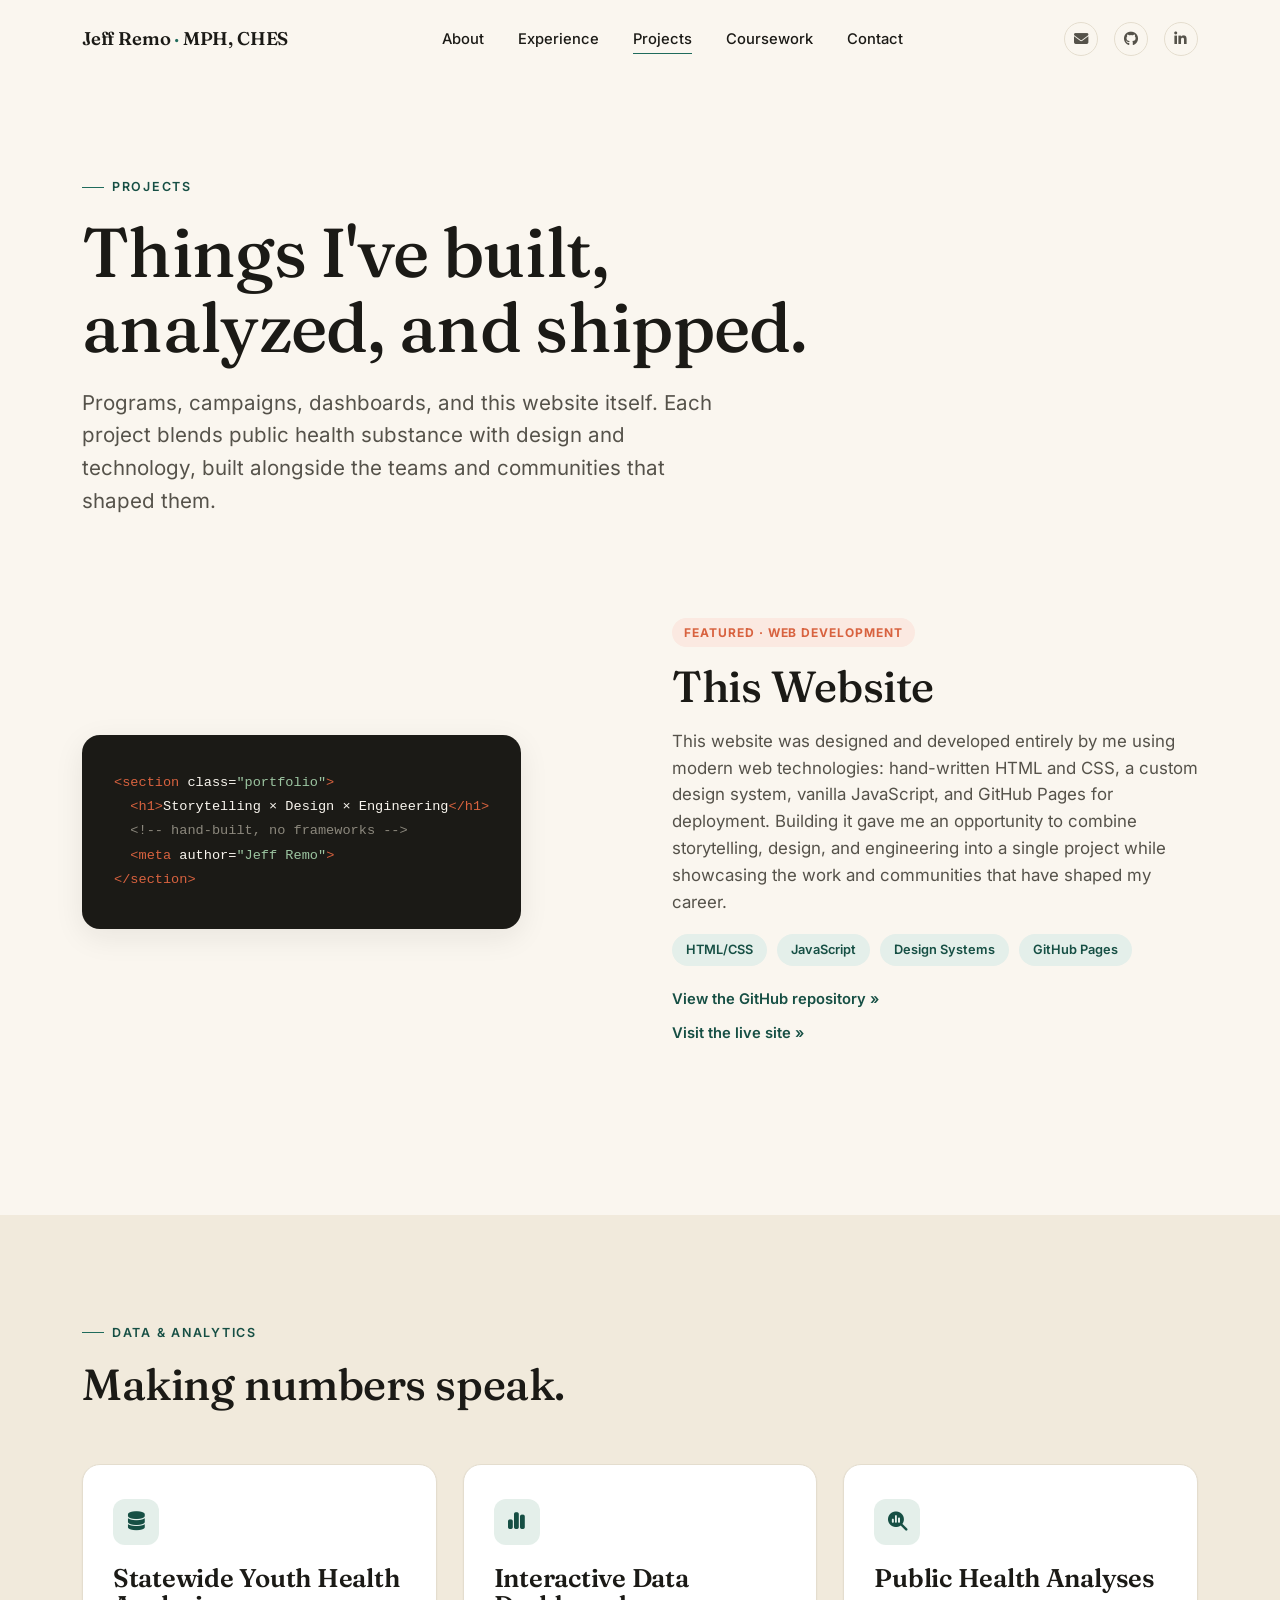
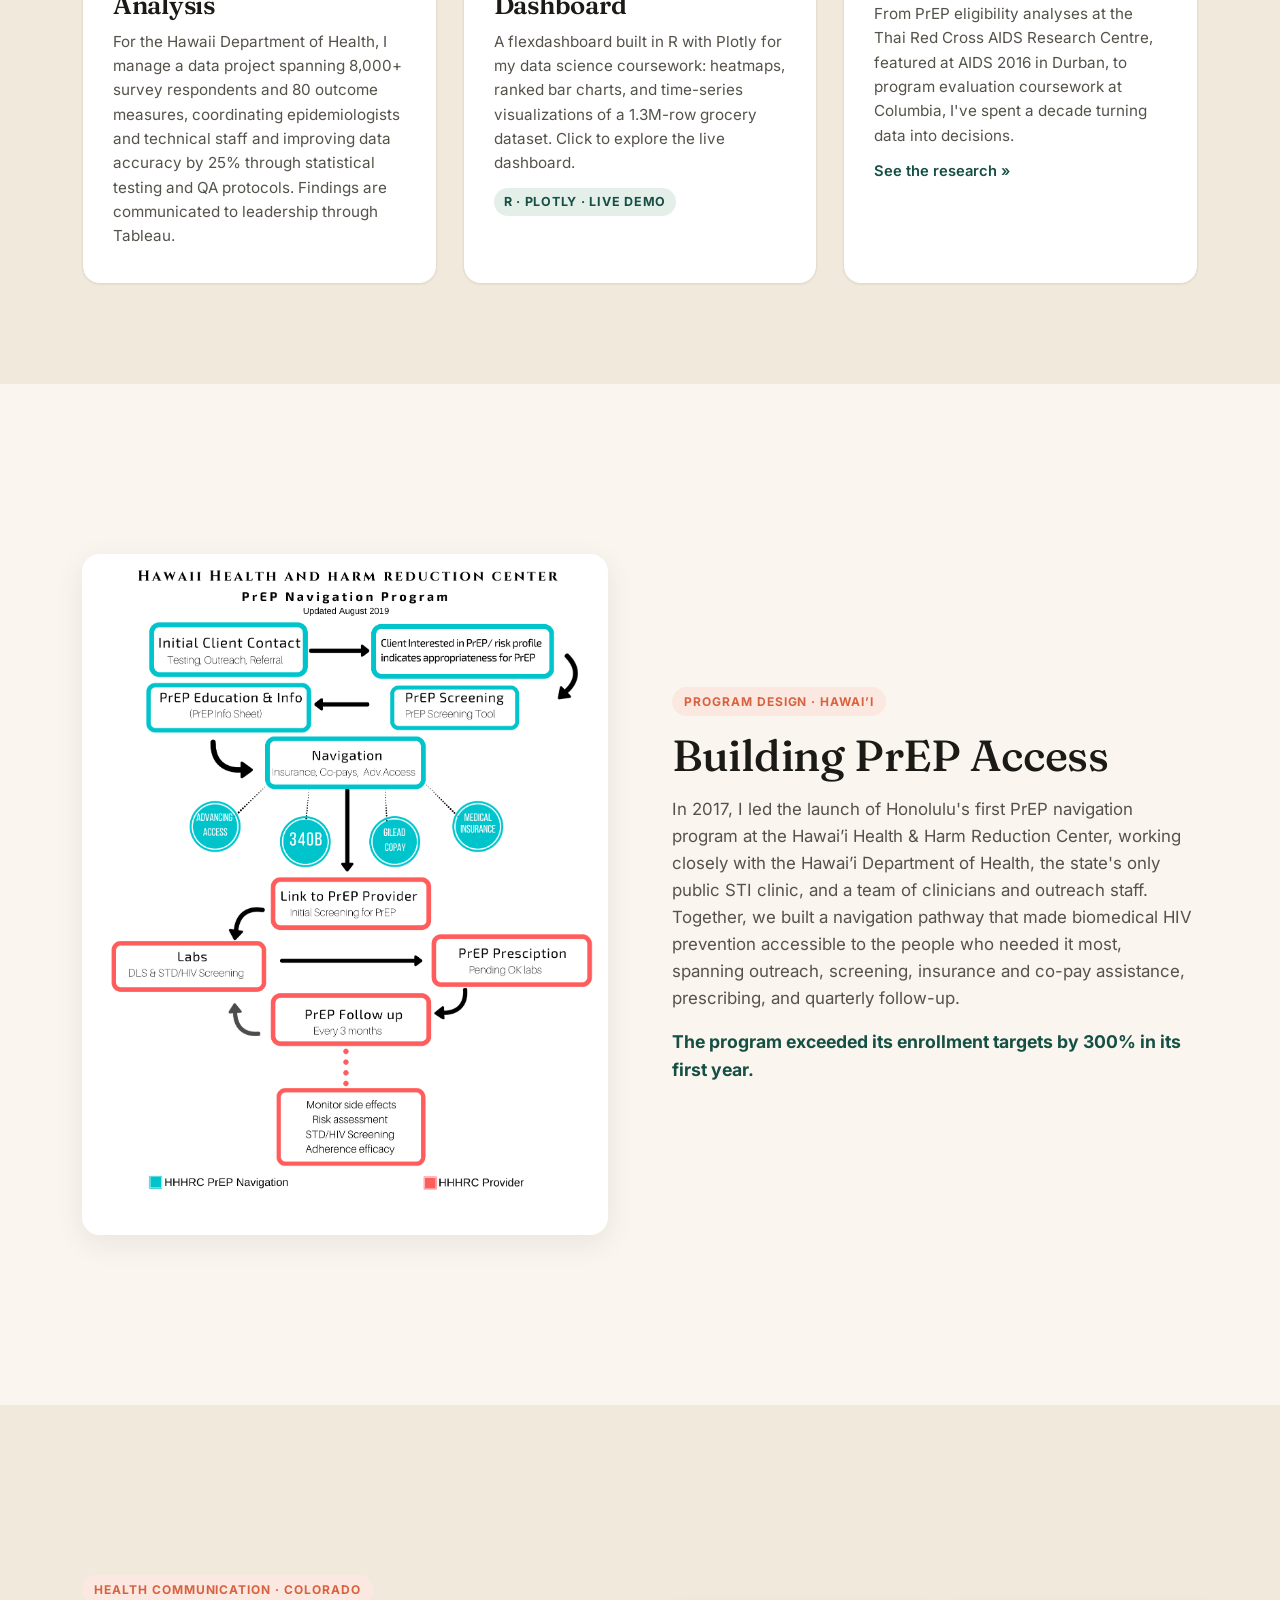
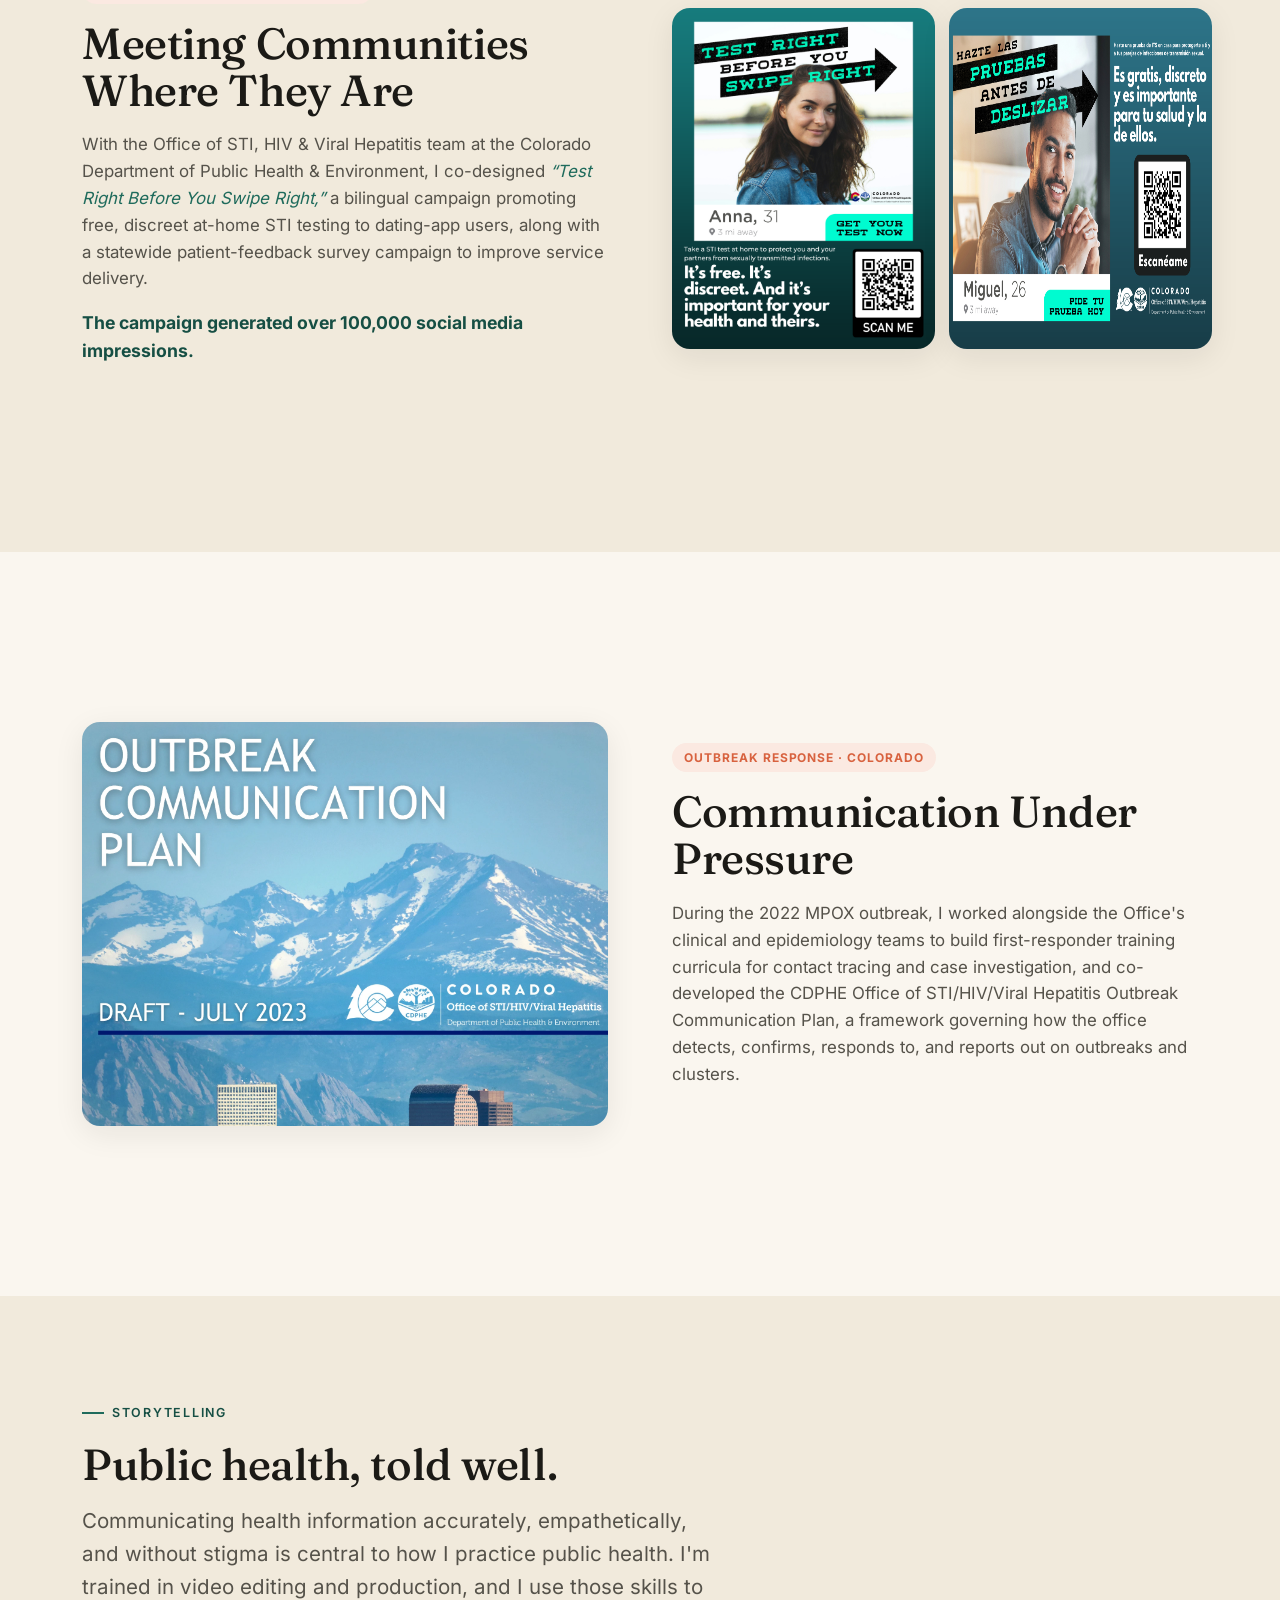
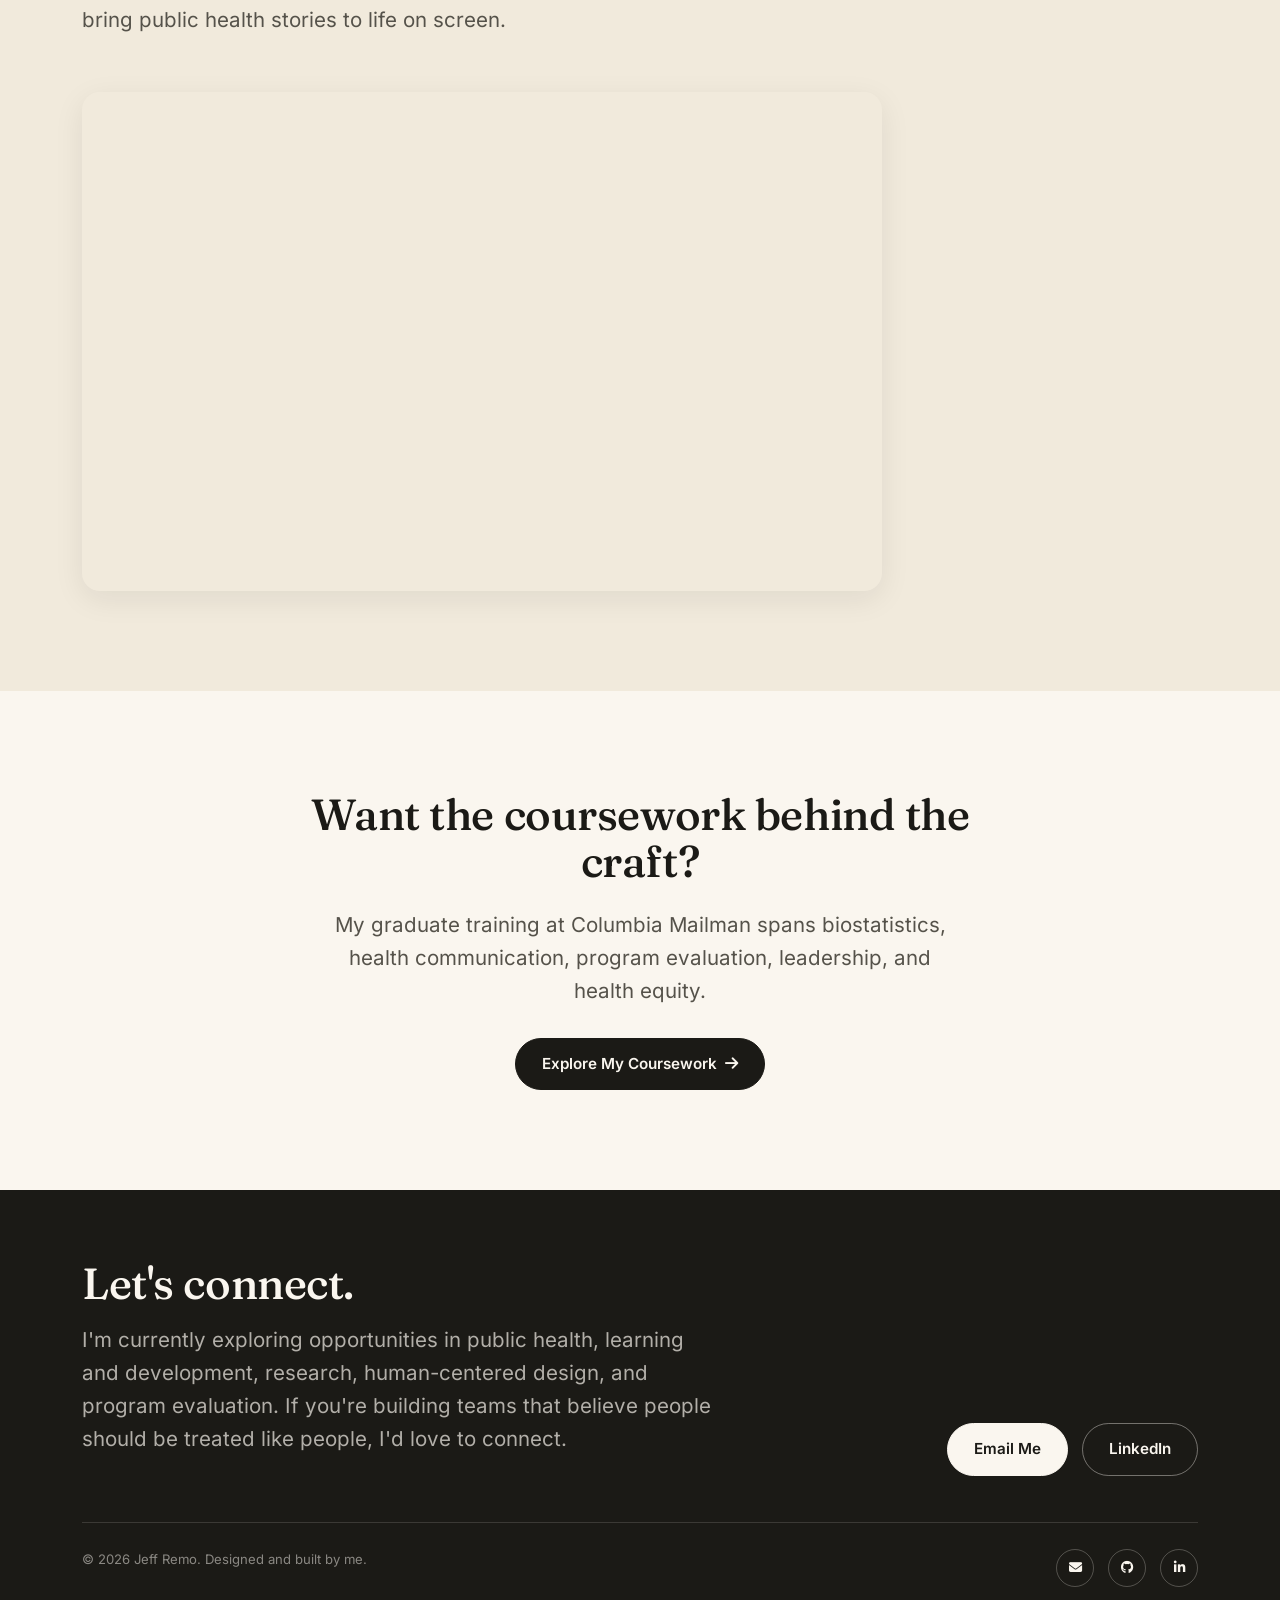
<file: projects.html>
<!doctype html>
<html lang="en">
<head>
<meta charset="utf-8">
<meta name="viewport" content="width=device-width, initial-scale=1">
<title>Projects | Jeff Remo, MPH, CHES</title>
<meta name="description" content="Selected work by Jeff Remo: this website, data dashboards, public health campaigns, and community programs.">
<link rel="icon" type="image/png" sizes="32x32" href="images/favicon-32.png">
<link rel="icon" type="image/png" sizes="512x512" href="images/favicon.png">
<link rel="apple-touch-icon" href="images/apple-touch-icon.png">
<link rel="stylesheet" href="css/fonts/fonts.css">
<link rel="stylesheet" href="css/fontawesome/css/all.min.css">
<link rel="stylesheet" href="css/site.css">
</head>
<body>

<nav class="site-nav">
  <div class="wrap">
    <a href="index.html" class="brand">Jeff Remo <span>&middot;</span> MPH, CHES</a>
    <ul class="nav-links">
      <li><a href="about.html">About</a></li>
      <li><a href="experience.html">Experience</a></li>
      <li><a href="projects.html">Projects</a></li>
      <li><a href="coursework.html">Coursework</a></li>
      <li><a href="#contact">Contact</a></li>
    </ul>
    <div class="nav-icons">
      <a href="mailto:jeffrem9@gmail.com" aria-label="Email"><i class="fa-solid fa-envelope"></i></a>
      <a href="http://github.com/jr4550/" target="_blank" rel="noopener" aria-label="GitHub"><i class="fa-brands fa-github"></i></a>
      <a href="https://www.linkedin.com/in/jefferson-remo-14899811a/" target="_blank" rel="noopener" aria-label="LinkedIn"><i class="fa-brands fa-linkedin-in"></i></a>
    </div>
    <button class="nav-toggle" aria-label="Open menu"><span></span><span></span><span></span></button>
  </div>
</nav>

<div class="mobile-drawer">
  <div class="drawer-top">
    <span class="brand">Jeff Remo</span>
    <button class="drawer-close" aria-label="Close menu">&times;</button>
  </div>
  <ul>
    <li><a href="index.html">Home</a></li>
    <li><a href="about.html">About</a></li>
    <li><a href="experience.html">Experience</a></li>
    <li><a href="projects.html">Projects</a></li>
    <li><a href="coursework.html">Coursework</a></li>
    <li><a href="#contact">Contact</a></li>
  </ul>
  <div class="drawer-icons">
    <a href="mailto:jeffrem9@gmail.com" aria-label="Email"><i class="fa-solid fa-envelope"></i></a>
    <a href="http://github.com/jr4550/" target="_blank" rel="noopener" aria-label="GitHub"><i class="fa-brands fa-github"></i></a>
    <a href="https://www.linkedin.com/in/jefferson-remo-14899811a/" target="_blank" rel="noopener" aria-label="LinkedIn"><i class="fa-brands fa-linkedin-in"></i></a>
  </div>
</div>

<header class="hero" style="padding-bottom: 60px;">
  <div class="wrap">
    <div class="reveal in" style="max-width:760px;">
      <div class="eyebrow">Projects</div>
      <h1>Things I've built, analyzed, and shipped.</h1>
      <p class="lede">Programs, campaigns, dashboards, and this website itself. Each project blends public health substance with design and technology, built alongside the teams and communities that shaped them.</p>
    </div>
  </div>
</header>

<section class="section" style="padding-top:20px;" id="website">
  <div class="wrap">
    <div class="feature reveal" style="border-top:none; padding-top:0;">
      <div class="feature-media">
        <div style="background:var(--ink); border-radius:var(--radius); box-shadow:var(--shadow-md); padding:36px 32px; color:var(--cream); font-family:monospace; font-size:0.85rem; line-height:1.8;">
          <span style="color:var(--coral);">&lt;section</span> class=<span style="color:#9CC5A1;">"portfolio"</span><span style="color:var(--coral);">&gt;</span><br>
          &nbsp;&nbsp;<span style="color:var(--coral);">&lt;h1&gt;</span>Storytelling &times; Design &times; Engineering<span style="color:var(--coral);">&lt;/h1&gt;</span><br>
          &nbsp;&nbsp;<span style="color:#8C887D;">&lt;!-- hand-built, no frameworks --&gt;</span><br>
          &nbsp;&nbsp;<span style="color:var(--coral);">&lt;meta</span> author=<span style="color:#9CC5A1;">"Jeff Remo"</span><span style="color:var(--coral);">&gt;</span><br>
          <span style="color:var(--coral);">&lt;/section&gt;</span>
        </div>
      </div>
      <div>
        <span class="feature-tag">Featured &middot; Web Development</span>
        <h2>This Website</h2>
        <p>This website was designed and developed entirely by me using modern web technologies: hand-written HTML and CSS, a custom design system, vanilla JavaScript, and GitHub Pages for deployment. Building it gave me an opportunity to combine storytelling, design, and engineering into a single project while showcasing the work and communities that have shaped my career.</p>
        <div class="tag-row" style="margin-bottom:18px;">
          <span class="tag">HTML/CSS</span>
          <span class="tag">JavaScript</span>
          <span class="tag">Design Systems</span>
          <span class="tag">GitHub Pages</span>
        </div>
        <div class="feature-links">
          <a href="https://github.com/jr4550/jr4550.github.io" target="_blank" rel="noopener">View the GitHub repository &raquo;</a>
          <a href="https://jr4550.github.io/" target="_blank" rel="noopener">Visit the live site &raquo;</a>
        </div>
      </div>
    </div>
  </div>
</section>

<section class="section section-cream" id="data">
  <div class="wrap">
    <div class="section-head reveal">
      <div class="eyebrow">Data &amp; Analytics</div>
      <h2>Making numbers speak.</h2>
    </div>
    <div class="card-grid reveal">
      <div class="card">
        <div class="card-icon"><i class="fa-solid fa-database"></i></div>
        <h3>Statewide Youth Health Analysis</h3>
        <p>For the Hawaii Department of Health, I manage a data project spanning 8,000+ survey respondents and 80 outcome measures, coordinating epidemiologists and technical staff and improving data accuracy by 25% through statistical testing and QA protocols. Findings are communicated to leadership through Tableau.</p>
      </div>
      <a class="card" href="Dashboard.html">
        <div class="card-icon"><i class="fa-solid fa-chart-simple"></i></div>
        <h3>Interactive Data Dashboard</h3>
        <p>A flexdashboard built in R with Plotly for my data science coursework: heatmaps, ranked bar charts, and time-series visualizations of a 1.3M-row grocery dataset. Click to explore the live dashboard.</p>
        <span class="proj" style="display:inline-block; margin-top:12px; font-size:0.78rem; font-weight:700; letter-spacing:0.06em; text-transform:uppercase; color:var(--accent-dark); background:var(--accent-tint); padding:4px 10px; border-radius:100px;">R &middot; Plotly &middot; Live Demo</span>
      </a>
      <div class="card">
        <div class="card-icon"><i class="fa-solid fa-magnifying-glass-chart"></i></div>
        <h3>Public Health Analyses</h3>
        <p>From PrEP eligibility analyses at the Thai Red Cross AIDS Research Centre, featured at AIDS 2016 in Durban, to program evaluation coursework at Columbia, I've spent a decade turning data into decisions.</p>
        <div class="feature-links" style="margin-top:12px;">
          <a href="experience.html#research">See the research &raquo;</a>
        </div>
      </div>
    </div>
  </div>
</section>

<section id="prep" class="section">
  <div class="wrap">
    <div class="feature reveal" style="border-top:none;">
      <div class="feature-media">
        <img src="images/prep-navigation-flowchart.png" alt="HHHRC PrEP Navigation Program workflow, August 2019">
      </div>
      <div>
        <span class="feature-tag">Program Design &middot; Hawai&rsquo;i</span>
        <h2>Building PrEP Access</h2>
        <p>In 2017, I led the launch of Honolulu's first PrEP navigation program at the Hawai&rsquo;i Health &amp; Harm Reduction Center, working closely with the Hawai&rsquo;i Department of Health, the state's only public STI clinic, and a team of clinicians and outreach staff. Together, we built a navigation pathway that made biomedical HIV prevention accessible to the people who needed it most, spanning outreach, screening, insurance and co-pay assistance, prescribing, and quarterly follow-up.</p>
        <p><span class="stat-line" style="font-size:1.1rem;">The program exceeded its enrollment targets by 300% in its first year.</span></p>
      </div>
    </div>
  </div>
</section>

<section id="campaign" class="section section-cream">
  <div class="wrap">
    <div class="feature reverse reveal" style="border-top:none;">
      <div class="feature-media split">
        <img src="images/sexual-health-campaign-1.png" alt="Test Right Before You Swipe Right campaign flyer">
        <img src="images/sexual-health-campaign-spanish.png" alt="Hazte las pruebas antes de deslizar, Spanish-language campaign flyer">
      </div>
      <div>
        <span class="feature-tag">Health Communication &middot; Colorado</span>
        <h2>Meeting Communities Where They Are</h2>
        <p>With the Office of STI, HIV &amp; Viral Hepatitis team at the Colorado Department of Public Health &amp; Environment, I co-designed <em>&ldquo;Test Right Before You Swipe Right,&rdquo;</em> a bilingual campaign promoting free, discreet at-home STI testing to dating-app users, along with a statewide patient-feedback survey campaign to improve service delivery.</p>
        <p><span class="stat-line" style="font-size:1.1rem;">The campaign generated over 100,000 social media impressions.</span></p>
      </div>
    </div>
  </div>
</section>

<section class="section">
  <div class="wrap">
    <div class="feature reveal" style="border-top:none;">
      <div class="feature-media">
        <img src="images/outbreak-communication-plan-cover.webp" alt="Cover of the Colorado Office of STI/HIV/Viral Hepatitis Outbreak Communication Plan, draft July 2023">
      </div>
      <div>
        <span class="feature-tag">Outbreak Response &middot; Colorado</span>
        <h2>Communication Under Pressure</h2>
        <p>During the 2022 MPOX outbreak, I worked alongside the Office's clinical and epidemiology teams to build first-responder training curricula for contact tracing and case investigation, and co-developed the CDPHE Office of STI/HIV/Viral Hepatitis Outbreak Communication Plan, a framework governing how the office detects, confirms, responds to, and reports out on outbreaks and clusters.</p>
      </div>
    </div>
  </div>
</section>

<section class="section section-cream">
  <div class="wrap">
    <div class="section-head reveal">
      <div class="eyebrow">Storytelling</div>
      <h2>Public health, told well.</h2>
      <p class="lede">Communicating health information accurately, empathetically, and without stigma is central to how I practice public health. I'm trained in video editing and production, and I use those skills to bring public health stories to life on screen.</p>
    </div>
    <div class="reveal" style="max-width:800px; position:relative; padding-bottom:44.7%; height:0; border-radius:var(--radius); overflow:hidden; box-shadow:var(--shadow-md);">
      <iframe src="https://drive.google.com/file/d/1cB8KrqFvYxs7DmpvdZPTGxsPa9fWLYlP/preview" style="position:absolute; top:0; left:0; width:100%; height:100%; border:0;" allow="autoplay" allowfullscreen></iframe>
    </div>
  </div>
</section>

<section class="section">
  <div class="wrap quote-block reveal">
    <h2 style="margin-bottom:24px;">Want the coursework behind the craft?</h2>
    <p class="lede" style="margin:0 auto 30px;">My graduate training at Columbia Mailman spans biostatistics, health communication, program evaluation, leadership, and health equity.</p>
    <a href="coursework.html" class="btn btn-primary">Explore My Coursework <i class="fa-solid fa-arrow-right"></i></a>
  </div>
</section>

<footer class="site-footer" id="contact">
  <div class="wrap">
    <div class="footer-top">
      <div>
        <h2>Let's connect.</h2>
        <p class="lede">I'm currently exploring opportunities in public health, learning and development, research, human-centered design, and program evaluation. If you're building teams that believe people should be treated like people, I'd love to connect.</p>
      </div>
      <div class="btn-row">
        <a href="mailto:jeffrem9@gmail.com" class="btn btn-primary">Email Me</a>
        <a href="https://www.linkedin.com/in/jefferson-remo-14899811a/" class="btn btn-ghost" target="_blank" rel="noopener">LinkedIn</a>
      </div>
    </div>
    <div class="footer-bottom">
      <span>&copy; 2026 Jeff Remo. Designed and built by me.</span>
      <div class="footer-icons">
        <a href="mailto:jeffrem9@gmail.com" aria-label="Email"><i class="fa-solid fa-envelope"></i></a>
        <a href="http://github.com/jr4550/" target="_blank" rel="noopener" aria-label="GitHub"><i class="fa-brands fa-github"></i></a>
        <a href="https://www.linkedin.com/in/jefferson-remo-14899811a/" target="_blank" rel="noopener" aria-label="LinkedIn"><i class="fa-brands fa-linkedin-in"></i></a>
      </div>
    </div>
  </div>
</footer>

<script src="js/site.js"></script>
</body>
</html>
</file>
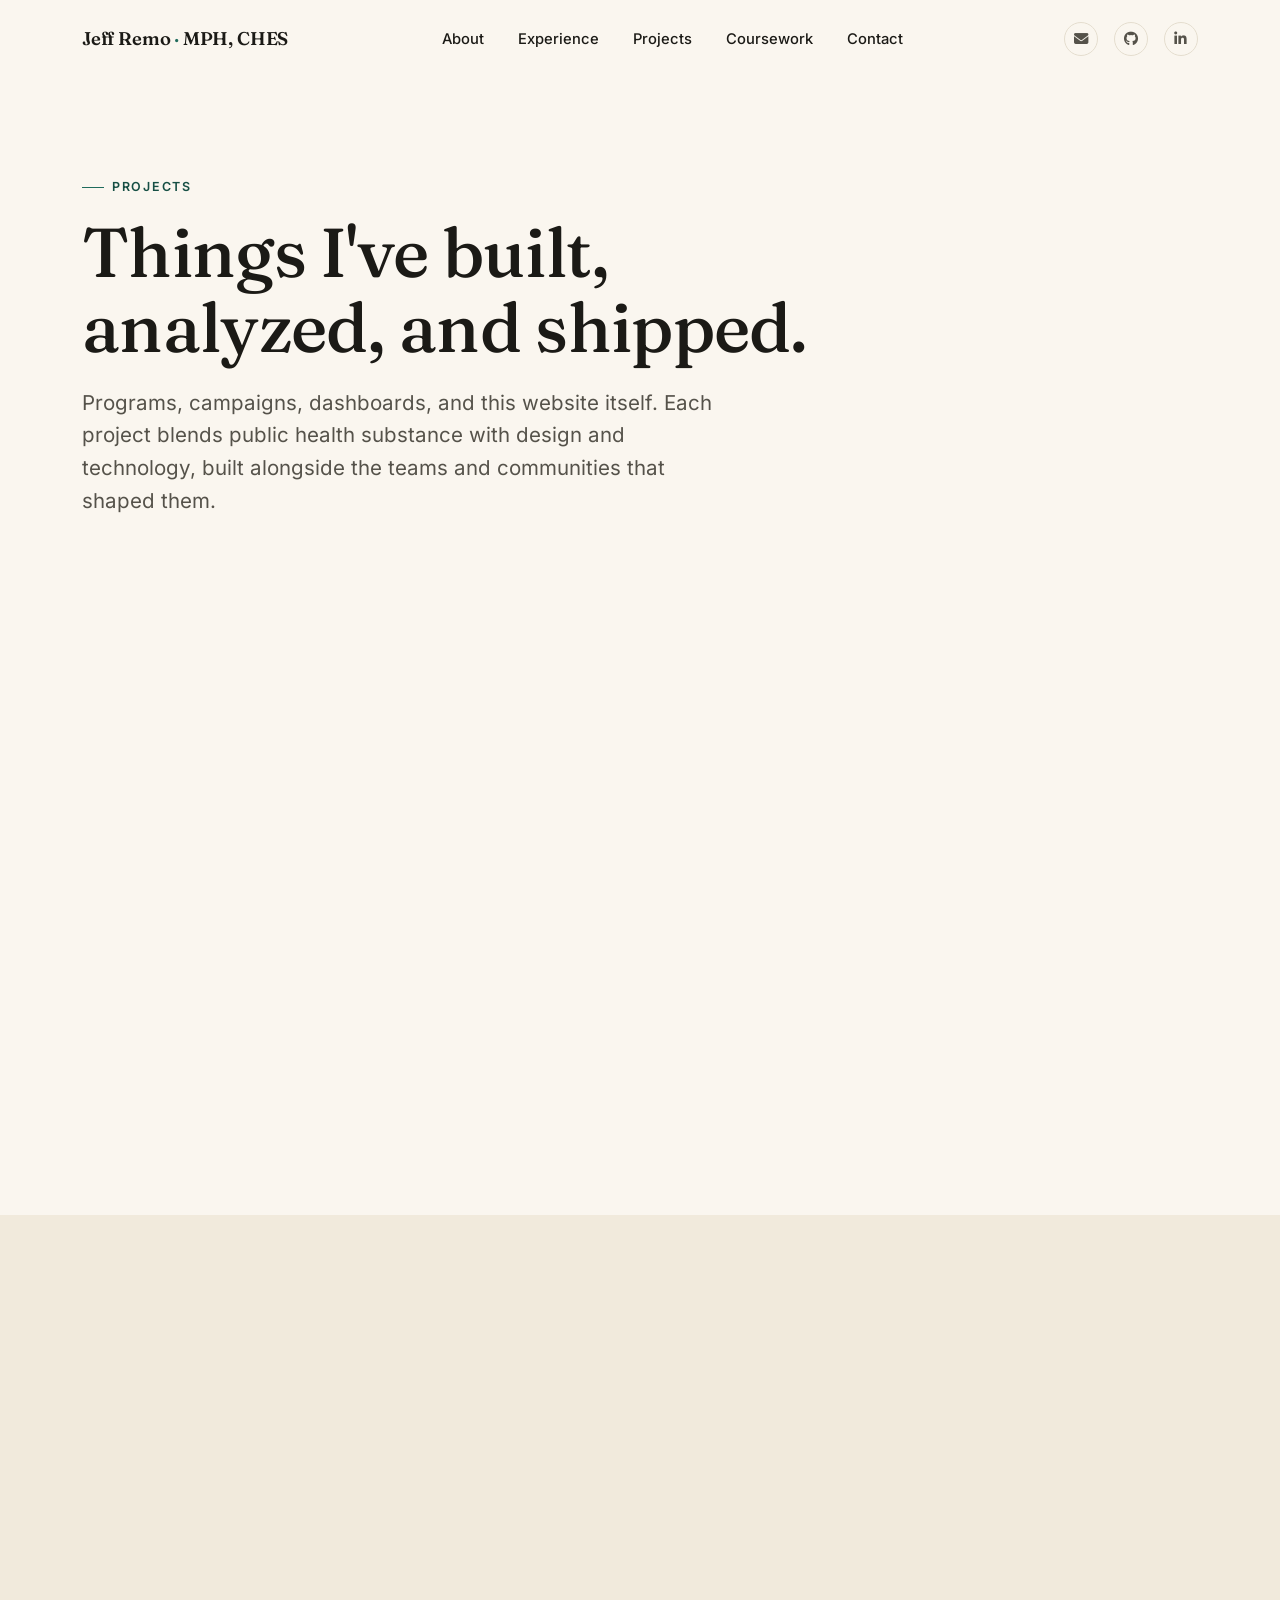
<file: sexual-health.html>
<!doctype html>
<html lang="en">
<head>
<meta charset="utf-8">
<title>Redirecting | Jeff Remo</title>
<link rel="canonical" href="projects.html">
<meta http-equiv="refresh" content="0; url=projects.html">
</head>
<body>
<p>This page has moved to <a href="projects.html">projects.html</a>.</p>
</body>
</html>
</file>
<file: css/fonts/fonts.css>
/* Self-hosted variable fonts (subset: latin) — Fraunces & Inter, from Google Fonts */

@font-face {
  font-family: 'Fraunces';
  font-style: normal;
  font-weight: 400 600;
  font-display: swap;
  src: url('fraunces-regular.woff2') format('woff2');
}

@font-face {
  font-family: 'Fraunces';
  font-style: italic;
  font-weight: 400 600;
  font-display: swap;
  src: url('fraunces-italic.woff2') format('woff2');
}

@font-face {
  font-family: 'Inter';
  font-style: normal;
  font-weight: 400 700;
  font-display: swap;
  src: url('inter-regular.woff2') format('woff2');
}
</file>
<file: css/site.css>
/* ==========================================================================
   Jeff Remo — Public Health Portfolio
   Design system inspired by ouraring.com: warm off-white ground, confident
   editorial type, generous whitespace, understated motion.
   ========================================================================== */

:root {
  --cream:        #FAF6EF;
  --cream-deep:   #F1EADC;
  --paper:        #FFFFFF;
  --ink:          #1B1A16;
  --ink-soft:     #55524A;
  --ink-faint:    #8C887D;
  --line:         #E4DDCE;
  --accent:       #1F6B5C;
  --accent-dark:  #164F44;
  --accent-tint:  #E4EFEA;
  --coral:        #D8623F;
  --coral-tint:   #FBE9E1;
  --shadow-sm:    0 1px 2px rgba(27, 26, 22, 0.06);
  --shadow-md:    0 8px 30px rgba(27, 26, 22, 0.08);
  --shadow-lg:    0 20px 60px rgba(27, 26, 22, 0.14);
  --radius:       18px;
  --radius-sm:    10px;
  --maxw:         1180px;
  --serif: "Fraunces", "Iowan Old Style", Georgia, serif;
  --sans: "Inter", -apple-system, BlinkMacSystemFont, "Segoe UI", sans-serif;
}

* { box-sizing: border-box; }
html { scroll-behavior: smooth; }

body {
  margin: 0;
  font-family: var(--sans);
  background: var(--cream);
  color: var(--ink);
  -webkit-font-smoothing: antialiased;
  line-height: 1.6;
}

img { max-width: 100%; display: block; }

a { color: inherit; text-decoration: none; }

.wrap {
  max-width: var(--maxw);
  margin: 0 auto;
  padding: 0 32px;
}

section { position: relative; }

h1, h2, h3, h4 {
  font-family: var(--serif);
  font-weight: 500;
  letter-spacing: -0.01em;
  line-height: 1.08;
  margin: 0 0 0.4em;
  color: var(--ink);
}

h1 { font-size: clamp(2.6rem, 5.4vw, 4.6rem); font-weight: 480; }
h2 { font-size: clamp(1.9rem, 3.4vw, 2.9rem); }
h3 { font-size: clamp(1.3rem, 2vw, 1.6rem); font-weight: 600; }

em, .accent-italic {
  font-style: italic;
  color: var(--accent);
}

p { margin: 0 0 1em; color: var(--ink-soft); font-size: 1.05rem; }
.lede { font-size: clamp(1.1rem, 1.6vw, 1.35rem); color: var(--ink-soft); max-width: 640px; }

.eyebrow {
  display: inline-flex;
  align-items: center;
  gap: 8px;
  font-size: 0.78rem;
  font-weight: 600;
  letter-spacing: 0.14em;
  text-transform: uppercase;
  color: var(--accent-dark);
  margin-bottom: 18px;
}
.eyebrow::before {
  content: "";
  width: 22px;
  height: 1.5px;
  background: var(--accent);
  display: inline-block;
}

/* ---------- Nav ---------- */
.site-nav {
  position: fixed;
  top: 0; left: 0; right: 0;
  z-index: 1000;
  padding: 22px 0;
  transition: background 0.35s ease, box-shadow 0.35s ease, padding 0.35s ease;
}
.site-nav.scrolled {
  background: rgba(250, 246, 239, 0.92);
  backdrop-filter: saturate(180%) blur(14px);
  box-shadow: var(--shadow-sm);
  padding: 14px 0;
}
.site-nav .wrap { display: flex; align-items: center; justify-content: space-between; }
.brand {
  font-family: var(--serif);
  font-size: 1.15rem;
  font-weight: 600;
  letter-spacing: -0.01em;
}
.brand span { color: var(--accent); }

.nav-links {
  display: flex;
  align-items: center;
  gap: 34px;
  list-style: none;
  margin: 0; padding: 0;
}
.nav-links a {
  font-size: 0.92rem;
  font-weight: 500;
  color: var(--ink);
  position: relative;
  padding: 4px 0;
}
.nav-links a::after {
  content: "";
  position: absolute;
  left: 0; bottom: -2px;
  width: 0; height: 1.5px;
  background: var(--accent);
  transition: width 0.25s ease;
}
.nav-links a:hover::after,
.nav-links a.active::after { width: 100%; }
.nav-icons { display: flex; align-items: center; gap: 16px; margin-left: 8px; }
.nav-icons a {
  width: 34px; height: 34px;
  display: flex; align-items: center; justify-content: center;
  border-radius: 50%;
  border: 1px solid var(--line);
  color: var(--ink-soft);
  font-size: 0.9rem;
  transition: all 0.2s ease;
}
.nav-icons a:hover { background: var(--accent); border-color: var(--accent); color: #fff; }

.nav-toggle {
  display: none;
  flex-direction: column;
  gap: 5px;
  background: none;
  border: none;
  cursor: pointer;
  padding: 6px;
}
.nav-toggle span { width: 22px; height: 2px; background: var(--ink); border-radius: 2px; }

/* ---------- Buttons ---------- */
.btn {
  display: inline-flex;
  align-items: center;
  gap: 8px;
  padding: 13px 26px;
  border-radius: 100px;
  font-size: 0.95rem;
  font-weight: 600;
  border: 1.5px solid var(--ink);
  transition: all 0.25s ease;
  cursor: pointer;
  white-space: nowrap;
}
.btn-primary { background: var(--ink); color: var(--cream); border-color: var(--ink); }
.btn-primary:hover { background: var(--accent); border-color: var(--accent); transform: translateY(-2px); box-shadow: var(--shadow-md); }
.btn-ghost { background: transparent; color: var(--ink); }
.btn-ghost:hover { background: var(--ink); color: var(--cream); transform: translateY(-2px); }
.btn-link {
  border: none;
  padding: 0;
  font-weight: 600;
  color: var(--accent-dark);
  border-bottom: 1.5px solid var(--accent);
  border-radius: 0;
}
.btn-link:hover { color: var(--accent); gap: 12px; }
.btn-row { display: flex; flex-wrap: wrap; gap: 14px; align-items: center; }

/* ---------- Hero ---------- */
.hero {
  padding: 170px 0 100px;
  overflow: hidden;
}
.hero-grid {
  display: grid;
  grid-template-columns: 1.15fr 0.85fr;
  gap: 60px;
  align-items: center;
}
.hero h1 { margin-bottom: 22px; }
.hero-photo {
  position: relative;
  border-radius: var(--radius);
  overflow: hidden;
  box-shadow: var(--shadow-lg);
  aspect-ratio: 4 / 5;
}
.hero-photo img { width: 100%; height: 100%; object-fit: cover; }
.hero-photo-badge {
  position: absolute;
  bottom: 18px; left: 18px; right: 18px;
  background: rgba(250, 246, 239, 0.92);
  backdrop-filter: blur(10px);
  border-radius: var(--radius-sm);
  padding: 14px 16px;
  font-size: 0.85rem;
  font-weight: 600;
  color: var(--ink);
  box-shadow: var(--shadow-sm);
}
.hero-photo-badge span { display: block; font-weight: 400; color: var(--ink-soft); font-size: 0.78rem; margin-top: 2px; }

/* ---------- Stat strip ---------- */
.stat-strip {
  border-top: 1px solid var(--line);
  border-bottom: 1px solid var(--line);
  padding: 46px 0;
}
.stat-grid {
  display: grid;
  grid-template-columns: repeat(4, 1fr);
  gap: 30px;
}
.stat-num {
  font-family: var(--serif);
  font-size: clamp(2.1rem, 3.6vw, 3rem);
  color: var(--accent-dark);
  font-weight: 500;
  line-height: 1;
  margin-bottom: 8px;
}
.stat-label { font-size: 0.88rem; color: var(--ink-soft); max-width: 22ch; }

/* ---------- Sections ---------- */
.section { padding: 100px 0; }
.section-tight { padding: 60px 0; }
.section-cream { background: var(--cream-deep); }
.section-head { max-width: 680px; margin-bottom: 56px; }
.section-head.center { margin-left: auto; margin-right: auto; text-align: center; }

/* ---------- Cards ---------- */
.card-grid {
  display: grid;
  grid-template-columns: repeat(3, 1fr);
  gap: 26px;
}
.card {
  background: var(--paper);
  border-radius: var(--radius);
  padding: 34px 30px;
  box-shadow: var(--shadow-sm);
  border: 1px solid var(--line);
  transition: transform 0.3s ease, box-shadow 0.3s ease;
  height: 100%;
}
.card:hover { transform: translateY(-6px); box-shadow: var(--shadow-md); }
.card-icon {
  width: 46px; height: 46px;
  border-radius: 12px;
  background: var(--accent-tint);
  color: var(--accent-dark);
  display: flex; align-items: center; justify-content: center;
  font-size: 1.2rem;
  margin-bottom: 20px;
}
.card h3 { margin-bottom: 10px; }
.card p { font-size: 0.95rem; margin-bottom: 0; }

/* ---------- Feature row (image + text alternating) ---------- */
.feature {
  display: grid;
  grid-template-columns: 1fr 1fr;
  gap: 64px;
  align-items: center;
  padding: 70px 0;
  border-top: 1px solid var(--line);
}
.feature:first-of-type { border-top: none; }
.feature.reverse .feature-media { order: 2; }
.feature-media img {
  border-radius: var(--radius);
  box-shadow: var(--shadow-md);
  width: 100%;
}
.feature-media { display: flex; gap: 14px; }
.feature-media.split img { width: 50%; }
.feature-tag {
  display: inline-block;
  font-size: 0.75rem;
  font-weight: 700;
  letter-spacing: 0.08em;
  text-transform: uppercase;
  color: var(--coral);
  background: var(--coral-tint);
  padding: 5px 12px;
  border-radius: 100px;
  margin-bottom: 16px;
}
.feature .stat-line {
  display: inline-block;
  font-weight: 700;
  color: var(--accent-dark);
}
.feature-links { margin-top: 22px; display: flex; flex-direction: column; gap: 10px; }
.feature-links a {
  font-size: 0.92rem;
  font-weight: 600;
  color: var(--accent-dark);
  display: inline-flex;
  align-items: center;
  gap: 6px;
}
.feature-links a:hover { text-decoration: underline; }

/* ---------- Quote ---------- */
.quote-block {
  max-width: 800px;
  margin: 0 auto;
  text-align: center;
}
.quote-block blockquote {
  font-family: var(--serif);
  font-style: italic;
  font-size: clamp(1.4rem, 2.6vw, 2.1rem);
  color: var(--ink);
  margin: 0 0 24px;
  line-height: 1.4;
}
.quote-attr { font-size: 0.9rem; color: var(--ink-soft); font-weight: 600; }

/* ---------- Gallery ---------- */
.gallery-grid {
  display: grid;
  grid-template-columns: repeat(3, 1fr);
  gap: 20px;
}
.gallery-grid .g-item {
  border-radius: var(--radius);
  overflow: hidden;
  box-shadow: var(--shadow-sm);
  border: 1px solid var(--line);
  aspect-ratio: 1;
  background: var(--paper);
}
.gallery-grid .g-item img { width: 100%; height: 100%; object-fit: cover; transition: transform 0.4s ease; }
.gallery-grid .g-item:hover img { transform: scale(1.06); }
.gallery-grid .g-item.wide { grid-column: span 2; aspect-ratio: 2 / 1; }
.g-placeholder {
  width: 100%; height: 100%;
  display: flex; flex-direction: column; align-items: center; justify-content: center;
  gap: 10px;
  color: var(--ink-faint);
  background: repeating-linear-gradient(135deg, var(--cream-deep), var(--cream-deep) 10px, var(--paper) 10px, var(--paper) 20px);
  text-align: center;
  padding: 20px;
  font-size: 0.82rem;
}
.g-placeholder .plus { font-family: var(--serif); font-size: 2rem; color: var(--ink-faint); }

/* ---------- Timeline (Experience) ---------- */
.timeline { position: relative; padding-left: 34px; }
.timeline::before {
  content: "";
  position: absolute;
  left: 5px; top: 6px; bottom: 6px;
  width: 1.5px;
  background: var(--line);
}
.tl-item { position: relative; padding-bottom: 46px; }
.tl-item:last-child { padding-bottom: 0; }
.tl-item::before {
  content: "";
  position: absolute;
  left: -34px; top: 4px;
  width: 11px; height: 11px;
  border-radius: 50%;
  background: var(--accent);
  border: 3px solid var(--cream);
  box-shadow: 0 0 0 1.5px var(--accent);
}
.tl-date { font-size: 0.78rem; font-weight: 700; letter-spacing: 0.06em; text-transform: uppercase; color: var(--coral); margin-bottom: 6px; }
.tl-item h3 { margin-bottom: 4px; }
.tl-org { font-size: 0.92rem; color: var(--ink-soft); font-weight: 600; margin-bottom: 10px; }
.tl-item ul { margin: 10px 0 0; padding-left: 20px; }
.tl-item li { color: var(--ink-soft); font-size: 0.95rem; margin-bottom: 6px; }

/* ---------- Footer ---------- */
.site-footer {
  background: var(--ink);
  color: var(--cream);
  padding: 70px 0 34px;
}
.site-footer h2 { color: var(--cream); }
.site-footer p { color: rgba(250, 246, 239, 0.68); }
.footer-top {
  display: flex;
  justify-content: space-between;
  align-items: flex-end;
  flex-wrap: wrap;
  gap: 30px;
  padding-bottom: 46px;
  border-bottom: 1px solid rgba(250, 246, 239, 0.14);
}
.footer-links { display: flex; gap: 30px; flex-wrap: wrap; }
.footer-links a { font-size: 0.92rem; color: rgba(250, 246, 239, 0.85); font-weight: 500; }
.footer-links a:hover { color: var(--coral); }
.footer-bottom {
  display: flex;
  justify-content: space-between;
  flex-wrap: wrap;
  gap: 14px;
  padding-top: 26px;
  font-size: 0.82rem;
  color: rgba(250, 246, 239, 0.5);
}
.footer-icons { display: flex; gap: 14px; }
.footer-icons a {
  width: 38px; height: 38px;
  border-radius: 50%;
  border: 1px solid rgba(250, 246, 239, 0.25);
  display: flex; align-items: center; justify-content: center;
  color: var(--cream);
  transition: all 0.2s ease;
}
.footer-icons a:hover { background: var(--coral); border-color: var(--coral); }

.site-footer .btn-primary { background: var(--cream); color: var(--ink); border-color: var(--cream); }
.site-footer .btn-primary:hover { background: var(--coral); border-color: var(--coral); color: var(--cream); }
.site-footer .btn-ghost { color: var(--cream); border-color: rgba(250, 246, 239, 0.4); }
.site-footer .btn-ghost:hover { background: var(--cream); color: var(--ink); }

/* ---------- Scroll reveal ---------- */
.reveal { opacity: 0; transform: translateY(24px); transition: opacity 0.7s ease, transform 0.7s ease; }
.reveal.in { opacity: 1; transform: translateY(0); }

/* ---------- Misc pages (resume embed, legacy) ---------- */
.doc-embed {
  width: 100%; height: 640px;
  border-radius: var(--radius);
  border: 1px solid var(--line);
  box-shadow: var(--shadow-sm);
}
.tag-row { display: flex; flex-wrap: wrap; gap: 10px; margin: 18px 0 0; }
.tag {
  font-size: 0.8rem;
  font-weight: 600;
  padding: 6px 14px;
  border-radius: 100px;
  background: var(--accent-tint);
  color: var(--accent-dark);
}

/* ---------- Responsive ---------- */
@media (max-width: 900px) {
  .nav-links, .nav-icons { display: none; }
  .nav-toggle { display: flex; }
  .hero { padding: 130px 0 60px; }
  .hero-grid { grid-template-columns: 1fr; gap: 40px; }
  .hero-photo { max-width: 380px; }
  .stat-grid { grid-template-columns: repeat(2, 1fr); }
  .card-grid { grid-template-columns: 1fr; }
  .feature, .feature.reverse { grid-template-columns: 1fr; }
  .feature.reverse .feature-media { order: 0; }
  .gallery-grid { grid-template-columns: repeat(2, 1fr); }
  .gallery-grid .g-item.wide { grid-column: span 2; }
  .footer-top { flex-direction: column; align-items: flex-start; }
}
@media (max-width: 560px) {
  .wrap { padding: 0 20px; }
  .section { padding: 66px 0; }
  .stat-grid { grid-template-columns: 1fr 1fr; }
  .gallery-grid { grid-template-columns: 1fr 1fr; }
}

/* ---------- Photo bands & figures ---------- */
.photo-band {
  border-radius: var(--radius);
  overflow: hidden;
  box-shadow: var(--shadow-md);
  position: relative;
}
.photo-band img { width: 100%; height: 100%; object-fit: cover; display: block; }
.photo-band.tall { max-height: 560px; }
.photo-band.tall img { max-height: 560px; }
.photo-duo {
  display: grid;
  grid-template-columns: 1fr 1fr;
  gap: 22px;
  align-items: stretch;
}
.photo-duo .photo-band img { height: 100%; }
.figure-cap {
  font-size: 0.85rem;
  color: var(--ink-faint);
  margin-top: 10px;
}

/* ---------- Four-up card grid ---------- */
.card-grid.four { grid-template-columns: repeat(4, 1fr); }
@media (max-width: 1100px) { .card-grid.four { grid-template-columns: repeat(2, 1fr); } }
@media (max-width: 560px) { .card-grid.four { grid-template-columns: 1fr; } }

/* ---------- Strengths ---------- */
.strength-list { display: grid; grid-template-columns: repeat(5, 1fr); gap: 16px; margin: 30px 0; }
@media (max-width: 900px) { .strength-list { grid-template-columns: repeat(2, 1fr); } }
.strength {
  background: var(--paper);
  border: 1px solid var(--line);
  border-radius: var(--radius-sm);
  padding: 18px 16px;
  box-shadow: var(--shadow-sm);
}
.strength .s-rank {
  font-family: var(--serif);
  font-size: 0.8rem;
  color: var(--coral);
  font-weight: 600;
  letter-spacing: 0.08em;
  text-transform: uppercase;
}
.strength h4 { margin: 4px 0 6px; font-size: 1.05rem; }
.strength p { font-size: 0.85rem; margin: 0; }

/* ---------- Coursework ---------- */
.course-cat { margin-bottom: 46px; }
.course-cat h3 { margin-bottom: 6px; }
.course-cat .cat-note { font-size: 0.95rem; color: var(--ink-soft); margin-bottom: 18px; max-width: 640px; }
.course-list { display: grid; grid-template-columns: repeat(2, 1fr); gap: 16px; }
@media (max-width: 900px) { .course-list { grid-template-columns: 1fr; } }
.course {
  background: var(--paper);
  border: 1px solid var(--line);
  border-radius: var(--radius-sm);
  padding: 18px 20px;
  box-shadow: var(--shadow-sm);
}
.course h4 { margin: 0 0 4px; font-size: 1.02rem; }
.course p { font-size: 0.9rem; margin: 0; }
.course .proj {
  display: inline-block;
  margin-top: 10px;
  font-size: 0.78rem;
  font-weight: 700;
  letter-spacing: 0.06em;
  text-transform: uppercase;
  color: var(--accent-dark);
  background: var(--accent-tint);
  padding: 4px 10px;
  border-radius: 100px;
  transition: all 0.2s ease;
}
a.proj:hover { background: var(--accent); color: #fff; }

/* ---------- Mobile nav drawer ---------- */
.mobile-drawer {
  position: fixed;
  inset: 0;
  background: var(--cream);
  z-index: 1100;
  display: flex;
  flex-direction: column;
  padding: 26px 32px;
  transform: translateX(100%);
  transition: transform 0.35s ease;
}
.mobile-drawer.open { transform: translateX(0); }
.mobile-drawer .drawer-top { display: flex; justify-content: space-between; align-items: center; margin-bottom: 50px; }
.mobile-drawer .drawer-close { background: none; border: none; font-size: 1.6rem; cursor: pointer; color: var(--ink); }
.mobile-drawer ul { list-style: none; padding: 0; margin: 0; display: flex; flex-direction: column; gap: 26px; }
.mobile-drawer a { font-family: var(--serif); font-size: 1.8rem; }
.mobile-drawer .drawer-icons { margin-top: auto; display: flex; gap: 16px; }
</file>
<file: site_libs/value-box-accent-static-0.6.2/theme-cosmo-value-box.css>
.value-box-primary, .bg-primary {
  background-color: rgba(39, 128, 227, 0.7);
}

.value-box-info, .bg-info {
  background-color: rgba(153, 84, 187, 0.7);
}

.value-box-success, .bg-success {
  background-color: rgba(63, 182, 24, 0.7);
}

.value-box-warning, .bg-warning {
  background-color: rgba(255, 117, 24, 0.7);
}

.value-box-danger, .bg-danger {
  background-color: rgba(255, 0, 57, 0.7);
}
</file>
<file: site_libs/flexdashboard-css-0.6.2/theme-cosmo.css>
body {
  padding-top: 60px;
}

.section.sidebar {
  top: 51px;
  background-color: rgba(39, 128, 227, 0.1);
}

.value-box {
  color: #f9f9f9;
}

.storyboard-nav .sbframelist ul li.active {
  background-color: rgba(39, 128, 227, 0.7);
}

.nav-tabs-custom > .nav-tabs > li.active {
  border-top-color: rgba(39, 128, 227, 0.7);
}

.chart-title {
  font-weight: 500;
}

.nav-tabs-custom > .nav-tabs > li > a,
.nav-tabs-custom > .nav-tabs > li > a:active {
  font-weight: 500;
}
</file>
<file: site_libs/htmltools-fill-0.5.8.1/fill.css>
@layer htmltools {
  .html-fill-container {
    display: flex;
    flex-direction: column;
    /* Prevent the container from expanding vertically or horizontally beyond its
    parent's constraints. */
    min-height: 0;
    min-width: 0;
  }
  .html-fill-container > .html-fill-item {
    /* Fill items can grow and shrink freely within
    available vertical space in fillable container */
    flex: 1 1 auto;
    min-height: 0;
    min-width: 0;
  }
  .html-fill-container > :not(.html-fill-item) {
    /* Prevent shrinking or growing of non-fill items */
    flex: 0 0 auto;
  }
}
</file>
<file: site_libs/plotly-htmlwidgets-css-2.11.1/plotly-htmlwidgets.css>
/*
just here so that plotly works
correctly with ioslides.
see https://github.com/ropensci/plotly/issues/463
*/

slide:not(.current) .plotly.html-widget{
  display: none;
}
</file>
<file: site_libs/highlightjs-9.12.0/default.css>
.hljs-literal {
  color: #990073;
}

.hljs-number {
  color: #099;
}

.hljs-comment {
  color: #998;
  font-style: italic;
}

.hljs-keyword {
  color: #900;
  font-weight: bold;
}

.hljs-string {
  color: #d14;
}
</file>
<file: site_libs/bootstrap-3.3.5/css/cosmo.min.css>
@font-face {
  font-family: 'Source Sans Pro';
  font-style: normal;
  font-weight: 300;
  src: url(fonts/SourceSansProLight.ttf) format('truetype');
}
@font-face {
  font-family: 'Source Sans Pro';
  font-style: normal;
  font-weight: 400;
  src: url(fonts/SourceSansPro.ttf) format('truetype');
}
@font-face {
  font-family: 'Source Sans Pro';
  font-style: normal;
  font-weight: 700;
  src: url(fonts/SourceSansProBold.ttf) format('truetype');
}

/*!
 * bootswatch v3.3.6
 * Homepage: http://bootswatch.com
 * Copyright 2012-2015 Thomas Park
 * Licensed under MIT
 * Based on Bootstrap
*//*!
 * Bootstrap v3.3.6 (http://getbootstrap.com)
 * Copyright 2011-2015 Twitter, Inc.
 * Licensed under MIT (https://github.com/twbs/bootstrap/blob/master/LICENSE)
 *//*! normalize.css v3.0.3 | MIT License | github.com/necolas/normalize.css */html{font-family:sans-serif;-ms-text-size-adjust:100%;-webkit-text-size-adjust:100%}body{margin:0}article,aside,details,figcaption,figure,footer,header,hgroup,main,menu,nav,section,summary{display:block}audio,canvas,progress,video{display:inline-block;vertical-align:baseline}audio:not([controls]){display:none;height:0}[hidden],template{display:none}a{background-color:transparent}a:active,a:hover{outline:0}abbr[title]{border-bottom:1px dotted}b,strong{font-weight:bold}dfn{font-style:italic}h1{font-size:2em;margin:0.67em 0}mark{background:#ff0;color:#000}small{font-size:80%}sub,sup{font-size:75%;line-height:0;position:relative;vertical-align:baseline}sup{top:-0.5em}sub{bottom:-0.25em}img{border:0}svg:not(:root){overflow:hidden}figure{margin:1em 40px}hr{-webkit-box-sizing:content-box;-moz-box-sizing:content-box;box-sizing:content-box;height:0}pre{overflow:auto}code,kbd,pre,samp{font-family:monospace, monospace;font-size:1em}button,input,optgroup,select,textarea{color:inherit;font:inherit;margin:0}button{overflow:visible}button,select{text-transform:none}button,html input[type="button"],input[type="reset"],input[type="submit"]{-webkit-appearance:button;cursor:pointer}button[disabled],html input[disabled]{cursor:default}button::-moz-focus-inner,input::-moz-focus-inner{border:0;padding:0}input{line-height:normal}input[type="checkbox"],input[type="radio"]{-webkit-box-sizing:border-box;-moz-box-sizing:border-box;box-sizing:border-box;padding:0}input[type="number"]::-webkit-inner-spin-button,input[type="number"]::-webkit-outer-spin-button{height:auto}input[type="search"]{-webkit-appearance:textfield;-webkit-box-sizing:content-box;-moz-box-sizing:content-box;box-sizing:content-box}input[type="search"]::-webkit-search-cancel-button,input[type="search"]::-webkit-search-decoration{-webkit-appearance:none}fieldset{border:1px solid #c0c0c0;margin:0 2px;padding:0.35em 0.625em 0.75em}legend{border:0;padding:0}textarea{overflow:auto}optgroup{font-weight:bold}table{border-collapse:collapse;border-spacing:0}td,th{padding:0}/*! Source: https://github.com/h5bp/html5-boilerplate/blob/master/src/css/main.css */@media print{*,*:before,*:after{background:transparent !important;color:#000 !important;-webkit-box-shadow:none !important;box-shadow:none !important;text-shadow:none !important}a,a:visited{text-decoration:underline}a[href]:after{content:" (" attr(href) ")"}abbr[title]:after{content:" (" attr(title) ")"}a[href^="#"]:after,a[href^="javascript:"]:after{content:""}pre,blockquote{border:1px solid #999;page-break-inside:avoid}thead{display:table-header-group}tr,img{page-break-inside:avoid}img{max-width:100% !important}p,h2,h3{orphans:3;widows:3}h2,h3{page-break-after:avoid}.navbar{display:none}.btn>.caret,.dropup>.btn>.caret{border-top-color:#000 !important}.label{border:1px solid #000}.table{border-collapse:collapse !important}.table td,.table th{background-color:#fff !important}.table-bordered th,.table-bordered td{border:1px solid #ddd !important}}@font-face{font-family:'Glyphicons Halflings';src:url('../fonts/glyphicons-halflings-regular.eot');src:url('../fonts/glyphicons-halflings-regular.eot?#iefix') format('embedded-opentype'),url('../fonts/glyphicons-halflings-regular.woff') format('woff'),url('../fonts/glyphicons-halflings-regular.ttf') format('truetype'),url('../fonts/glyphicons-halflings-regular.svg#glyphicons_halflingsregular') format('svg')}.glyphicon{position:relative;top:1px;display:inline-block;font-family:'Glyphicons Halflings';font-style:normal;font-weight:normal;line-height:1;-webkit-font-smoothing:antialiased;-moz-osx-font-smoothing:grayscale}.glyphicon-asterisk:before{content:"\002a"}.glyphicon-plus:before{content:"\002b"}.glyphicon-euro:before,.glyphicon-eur:before{content:"\20ac"}.glyphicon-minus:before{content:"\2212"}.glyphicon-cloud:before{content:"\2601"}.glyphicon-envelope:before{content:"\2709"}.glyphicon-pencil:before{content:"\270f"}.glyphicon-glass:before{content:"\e001"}.glyphicon-music:before{content:"\e002"}.glyphicon-search:before{content:"\e003"}.glyphicon-heart:before{content:"\e005"}.glyphicon-star:before{content:"\e006"}.glyphicon-star-empty:before{content:"\e007"}.glyphicon-user:before{content:"\e008"}.glyphicon-film:before{content:"\e009"}.glyphicon-th-large:before{content:"\e010"}.glyphicon-th:before{content:"\e011"}.glyphicon-th-list:before{content:"\e012"}.glyphicon-ok:before{content:"\e013"}.glyphicon-remove:before{content:"\e014"}.glyphicon-zoom-in:before{content:"\e015"}.glyphicon-zoom-out:before{content:"\e016"}.glyphicon-off:before{content:"\e017"}.glyphicon-signal:before{content:"\e018"}.glyphicon-cog:before{content:"\e019"}.glyphicon-trash:before{content:"\e020"}.glyphicon-home:before{content:"\e021"}.glyphicon-file:before{content:"\e022"}.glyphicon-time:before{content:"\e023"}.glyphicon-road:before{content:"\e024"}.glyphicon-download-alt:before{content:"\e025"}.glyphicon-download:before{content:"\e026"}.glyphicon-upload:before{content:"\e027"}.glyphicon-inbox:before{content:"\e028"}.glyphicon-play-circle:before{content:"\e029"}.glyphicon-repeat:before{content:"\e030"}.glyphicon-refresh:before{content:"\e031"}.glyphicon-list-alt:before{content:"\e032"}.glyphicon-lock:before{content:"\e033"}.glyphicon-flag:before{content:"\e034"}.glyphicon-headphones:before{content:"\e035"}.glyphicon-volume-off:before{content:"\e036"}.glyphicon-volume-down:before{content:"\e037"}.glyphicon-volume-up:before{content:"\e038"}.glyphicon-qrcode:before{content:"\e039"}.glyphicon-barcode:before{content:"\e040"}.glyphicon-tag:before{content:"\e041"}.glyphicon-tags:before{content:"\e042"}.glyphicon-book:before{content:"\e043"}.glyphicon-bookmark:before{content:"\e044"}.glyphicon-print:before{content:"\e045"}.glyphicon-camera:before{content:"\e046"}.glyphicon-font:before{content:"\e047"}.glyphicon-bold:before{content:"\e048"}.glyphicon-italic:before{content:"\e049"}.glyphicon-text-height:before{content:"\e050"}.glyphicon-text-width:before{content:"\e051"}.glyphicon-align-left:before{content:"\e052"}.glyphicon-align-center:before{content:"\e053"}.glyphicon-align-right:before{content:"\e054"}.glyphicon-align-justify:before{content:"\e055"}.glyphicon-list:before{content:"\e056"}.glyphicon-indent-left:before{content:"\e057"}.glyphicon-indent-right:before{content:"\e058"}.glyphicon-facetime-video:before{content:"\e059"}.glyphicon-picture:before{content:"\e060"}.glyphicon-map-marker:before{content:"\e062"}.glyphicon-adjust:before{content:"\e063"}.glyphicon-tint:before{content:"\e064"}.glyphicon-edit:before{content:"\e065"}.glyphicon-share:before{content:"\e066"}.glyphicon-check:before{content:"\e067"}.glyphicon-move:before{content:"\e068"}.glyphicon-step-backward:before{content:"\e069"}.glyphicon-fast-backward:before{content:"\e070"}.glyphicon-backward:before{content:"\e071"}.glyphicon-play:before{content:"\e072"}.glyphicon-pause:before{content:"\e073"}.glyphicon-stop:before{content:"\e074"}.glyphicon-forward:before{content:"\e075"}.glyphicon-fast-forward:before{content:"\e076"}.glyphicon-step-forward:before{content:"\e077"}.glyphicon-eject:before{content:"\e078"}.glyphicon-chevron-left:before{content:"\e079"}.glyphicon-chevron-right:before{content:"\e080"}.glyphicon-plus-sign:before{content:"\e081"}.glyphicon-minus-sign:before{content:"\e082"}.glyphicon-remove-sign:before{content:"\e083"}.glyphicon-ok-sign:before{content:"\e084"}.glyphicon-question-sign:before{content:"\e085"}.glyphicon-info-sign:before{content:"\e086"}.glyphicon-screenshot:before{content:"\e087"}.glyphicon-remove-circle:before{content:"\e088"}.glyphicon-ok-circle:before{content:"\e089"}.glyphicon-ban-circle:before{content:"\e090"}.glyphicon-arrow-left:before{content:"\e091"}.glyphicon-arrow-right:before{content:"\e092"}.glyphicon-arrow-up:before{content:"\e093"}.glyphicon-arrow-down:before{content:"\e094"}.glyphicon-share-alt:before{content:"\e095"}.glyphicon-resize-full:before{content:"\e096"}.glyphicon-resize-small:before{content:"\e097"}.glyphicon-exclamation-sign:before{content:"\e101"}.glyphicon-gift:before{content:"\e102"}.glyphicon-leaf:before{content:"\e103"}.glyphicon-fire:before{content:"\e104"}.glyphicon-eye-open:before{content:"\e105"}.glyphicon-eye-close:before{content:"\e106"}.glyphicon-warning-sign:before{content:"\e107"}.glyphicon-plane:before{content:"\e108"}.glyphicon-calendar:before{content:"\e109"}.glyphicon-random:before{content:"\e110"}.glyphicon-comment:before{content:"\e111"}.glyphicon-magnet:before{content:"\e112"}.glyphicon-chevron-up:before{content:"\e113"}.glyphicon-chevron-down:before{content:"\e114"}.glyphicon-retweet:before{content:"\e115"}.glyphicon-shopping-cart:before{content:"\e116"}.glyphicon-folder-close:before{content:"\e117"}.glyphicon-folder-open:before{content:"\e118"}.glyphicon-resize-vertical:before{content:"\e119"}.glyphicon-resize-horizontal:before{content:"\e120"}.glyphicon-hdd:before{content:"\e121"}.glyphicon-bullhorn:before{content:"\e122"}.glyphicon-bell:before{content:"\e123"}.glyphicon-certificate:before{content:"\e124"}.glyphicon-thumbs-up:before{content:"\e125"}.glyphicon-thumbs-down:before{content:"\e126"}.glyphicon-hand-right:before{content:"\e127"}.glyphicon-hand-left:before{content:"\e128"}.glyphicon-hand-up:before{content:"\e129"}.glyphicon-hand-down:before{content:"\e130"}.glyphicon-circle-arrow-right:before{content:"\e131"}.glyphicon-circle-arrow-left:before{content:"\e132"}.glyphicon-circle-arrow-up:before{content:"\e133"}.glyphicon-circle-arrow-down:before{content:"\e134"}.glyphicon-globe:before{content:"\e135"}.glyphicon-wrench:before{content:"\e136"}.glyphicon-tasks:before{content:"\e137"}.glyphicon-filter:before{content:"\e138"}.glyphicon-briefcase:before{content:"\e139"}.glyphicon-fullscreen:before{content:"\e140"}.glyphicon-dashboard:before{content:"\e141"}.glyphicon-paperclip:before{content:"\e142"}.glyphicon-heart-empty:before{content:"\e143"}.glyphicon-link:before{content:"\e144"}.glyphicon-phone:before{content:"\e145"}.glyphicon-pushpin:before{content:"\e146"}.glyphicon-usd:before{content:"\e148"}.glyphicon-gbp:before{content:"\e149"}.glyphicon-sort:before{content:"\e150"}.glyphicon-sort-by-alphabet:before{content:"\e151"}.glyphicon-sort-by-alphabet-alt:before{content:"\e152"}.glyphicon-sort-by-order:before{content:"\e153"}.glyphicon-sort-by-order-alt:before{content:"\e154"}.glyphicon-sort-by-attributes:before{content:"\e155"}.glyphicon-sort-by-attributes-alt:before{content:"\e156"}.glyphicon-unchecked:before{content:"\e157"}.glyphicon-expand:before{content:"\e158"}.glyphicon-collapse-down:before{content:"\e159"}.glyphicon-collapse-up:before{content:"\e160"}.glyphicon-log-in:before{content:"\e161"}.glyphicon-flash:before{content:"\e162"}.glyphicon-log-out:before{content:"\e163"}.glyphicon-new-window:before{content:"\e164"}.glyphicon-record:before{content:"\e165"}.glyphicon-save:before{content:"\e166"}.glyphicon-open:before{content:"\e167"}.glyphicon-saved:before{content:"\e168"}.glyphicon-import:before{content:"\e169"}.glyphicon-export:before{content:"\e170"}.glyphicon-send:before{content:"\e171"}.glyphicon-floppy-disk:before{content:"\e172"}.glyphicon-floppy-saved:before{content:"\e173"}.glyphicon-floppy-remove:before{content:"\e174"}.glyphicon-floppy-save:before{content:"\e175"}.glyphicon-floppy-open:before{content:"\e176"}.glyphicon-credit-card:before{content:"\e177"}.glyphicon-transfer:before{content:"\e178"}.glyphicon-cutlery:before{content:"\e179"}.glyphicon-header:before{content:"\e180"}.glyphicon-compressed:before{content:"\e181"}.glyphicon-earphone:before{content:"\e182"}.glyphicon-phone-alt:before{content:"\e183"}.glyphicon-tower:before{content:"\e184"}.glyphicon-stats:before{content:"\e185"}.glyphicon-sd-video:before{content:"\e186"}.glyphicon-hd-video:before{content:"\e187"}.glyphicon-subtitles:before{content:"\e188"}.glyphicon-sound-stereo:before{content:"\e189"}.glyphicon-sound-dolby:before{content:"\e190"}.glyphicon-sound-5-1:before{content:"\e191"}.glyphicon-sound-6-1:before{content:"\e192"}.glyphicon-sound-7-1:before{content:"\e193"}.glyphicon-copyright-mark:before{content:"\e194"}.glyphicon-registration-mark:before{content:"\e195"}.glyphicon-cloud-download:before{content:"\e197"}.glyphicon-cloud-upload:before{content:"\e198"}.glyphicon-tree-conifer:before{content:"\e199"}.glyphicon-tree-deciduous:before{content:"\e200"}.glyphicon-cd:before{content:"\e201"}.glyphicon-save-file:before{content:"\e202"}.glyphicon-open-file:before{content:"\e203"}.glyphicon-level-up:before{content:"\e204"}.glyphicon-copy:before{content:"\e205"}.glyphicon-paste:before{content:"\e206"}.glyphicon-alert:before{content:"\e209"}.glyphicon-equalizer:before{content:"\e210"}.glyphicon-king:before{content:"\e211"}.glyphicon-queen:before{content:"\e212"}.glyphicon-pawn:before{content:"\e213"}.glyphicon-bishop:before{content:"\e214"}.glyphicon-knight:before{content:"\e215"}.glyphicon-baby-formula:before{content:"\e216"}.glyphicon-tent:before{content:"\26fa"}.glyphicon-blackboard:before{content:"\e218"}.glyphicon-bed:before{content:"\e219"}.glyphicon-apple:before{content:"\f8ff"}.glyphicon-erase:before{content:"\e221"}.glyphicon-hourglass:before{content:"\231b"}.glyphicon-lamp:before{content:"\e223"}.glyphicon-duplicate:before{content:"\e224"}.glyphicon-piggy-bank:before{content:"\e225"}.glyphicon-scissors:before{content:"\e226"}.glyphicon-bitcoin:before{content:"\e227"}.glyphicon-btc:before{content:"\e227"}.glyphicon-xbt:before{content:"\e227"}.glyphicon-yen:before{content:"\00a5"}.glyphicon-jpy:before{content:"\00a5"}.glyphicon-ruble:before{content:"\20bd"}.glyphicon-rub:before{content:"\20bd"}.glyphicon-scale:before{content:"\e230"}.glyphicon-ice-lolly:before{content:"\e231"}.glyphicon-ice-lolly-tasted:before{content:"\e232"}.glyphicon-education:before{content:"\e233"}.glyphicon-option-horizontal:before{content:"\e234"}.glyphicon-option-vertical:before{content:"\e235"}.glyphicon-menu-hamburger:before{content:"\e236"}.glyphicon-modal-window:before{content:"\e237"}.glyphicon-oil:before{content:"\e238"}.glyphicon-grain:before{content:"\e239"}.glyphicon-sunglasses:before{content:"\e240"}.glyphicon-text-size:before{content:"\e241"}.glyphicon-text-color:before{content:"\e242"}.glyphicon-text-background:before{content:"\e243"}.glyphicon-object-align-top:before{content:"\e244"}.glyphicon-object-align-bottom:before{content:"\e245"}.glyphicon-object-align-horizontal:before{content:"\e246"}.glyphicon-object-align-left:before{content:"\e247"}.glyphicon-object-align-vertical:before{content:"\e248"}.glyphicon-object-align-right:before{content:"\e249"}.glyphicon-triangle-right:before{content:"\e250"}.glyphicon-triangle-left:before{content:"\e251"}.glyphicon-triangle-bottom:before{content:"\e252"}.glyphicon-triangle-top:before{content:"\e253"}.glyphicon-console:before{content:"\e254"}.glyphicon-superscript:before{content:"\e255"}.glyphicon-subscript:before{content:"\e256"}.glyphicon-menu-left:before{content:"\e257"}.glyphicon-menu-right:before{content:"\e258"}.glyphicon-menu-down:before{content:"\e259"}.glyphicon-menu-up:before{content:"\e260"}*{-webkit-box-sizing:border-box;-moz-box-sizing:border-box;box-sizing:border-box}*:before,*:after{-webkit-box-sizing:border-box;-moz-box-sizing:border-box;box-sizing:border-box}html{font-size:10px;-webkit-tap-highlight-color:rgba(0,0,0,0)}body{font-family:"Source Sans Pro",Calibri,Candara,Arial,sans-serif;font-size:15px;line-height:1.42857143;color:#333333;background-color:#ffffff}input,button,select,textarea{font-family:inherit;font-size:inherit;line-height:inherit}a{color:#2780e3;text-decoration:none}a:hover,a:focus{color:#165ba8;text-decoration:underline}a:focus{outline:thin dotted;outline:5px auto -webkit-focus-ring-color;outline-offset:-2px}figure{margin:0}img{vertical-align:middle}.img-responsive,.thumbnail>img,.thumbnail a>img,.carousel-inner>.item>img,.carousel-inner>.item>a>img{display:block;max-width:100%;height:auto}.img-rounded{border-radius:0}.img-thumbnail{padding:4px;line-height:1.42857143;background-color:#ffffff;border:1px solid #dddddd;border-radius:0;-webkit-transition:all .2s ease-in-out;-o-transition:all .2s ease-in-out;transition:all .2s ease-in-out;display:inline-block;max-width:100%;height:auto}.img-circle{border-radius:50%}hr{margin-top:21px;margin-bottom:21px;border:0;border-top:1px solid #e6e6e6}.sr-only{position:absolute;width:1px;height:1px;margin:-1px;padding:0;overflow:hidden;clip:rect(0, 0, 0, 0);border:0}.sr-only-focusable:active,.sr-only-focusable:focus{position:static;width:auto;height:auto;margin:0;overflow:visible;clip:auto}[role="button"]{cursor:pointer}h1,h2,h3,h4,h5,h6,.h1,.h2,.h3,.h4,.h5,.h6{font-family:"Source Sans Pro",Calibri,Candara,Arial,sans-serif;font-weight:300;line-height:1.1;color:inherit}h1 small,h2 small,h3 small,h4 small,h5 small,h6 small,.h1 small,.h2 small,.h3 small,.h4 small,.h5 small,.h6 small,h1 .small,h2 .small,h3 .small,h4 .small,h5 .small,h6 .small,.h1 .small,.h2 .small,.h3 .small,.h4 .small,.h5 .small,.h6 .small{font-weight:normal;line-height:1;color:#999999}h1,.h1,h2,.h2,h3,.h3{margin-top:21px;margin-bottom:10.5px}h1 small,.h1 small,h2 small,.h2 small,h3 small,.h3 small,h1 .small,.h1 .small,h2 .small,.h2 .small,h3 .small,.h3 .small{font-size:65%}h4,.h4,h5,.h5,h6,.h6{margin-top:10.5px;margin-bottom:10.5px}h4 small,.h4 small,h5 small,.h5 small,h6 small,.h6 small,h4 .small,.h4 .small,h5 .small,.h5 .small,h6 .small,.h6 .small{font-size:75%}h1,.h1{font-size:39px}h2,.h2{font-size:32px}h3,.h3{font-size:26px}h4,.h4{font-size:19px}h5,.h5{font-size:15px}h6,.h6{font-size:13px}p{margin:0 0 10.5px}.lead{margin-bottom:21px;font-size:17px;font-weight:300;line-height:1.4}@media (min-width:768px){.lead{font-size:22.5px}}small,.small{font-size:86%}mark,.mark{background-color:#ff7518;padding:.2em}.text-left{text-align:left}.text-right{text-align:right}.text-center{text-align:center}.text-justify{text-align:justify}.text-nowrap{white-space:nowrap}.text-lowercase{text-transform:lowercase}.text-uppercase{text-transform:uppercase}.text-capitalize{text-transform:capitalize}.text-muted{color:#999999}.text-primary{color:#2780e3}a.text-primary:hover,a.text-primary:focus{color:#1967be}.text-success{color:#ffffff}a.text-success:hover,a.text-success:focus{color:#e6e6e6}.text-info{color:#ffffff}a.text-info:hover,a.text-info:focus{color:#e6e6e6}.text-warning{color:#ffffff}a.text-warning:hover,a.text-warning:focus{color:#e6e6e6}.text-danger{color:#ffffff}a.text-danger:hover,a.text-danger:focus{color:#e6e6e6}.bg-primary{color:#fff;background-color:#2780e3}a.bg-primary:hover,a.bg-primary:focus{background-color:#1967be}.bg-success{background-color:#3fb618}a.bg-success:hover,a.bg-success:focus{background-color:#2f8912}.bg-info{background-color:#9954bb}a.bg-info:hover,a.bg-info:focus{background-color:#7e3f9d}.bg-warning{background-color:#ff7518}a.bg-warning:hover,a.bg-warning:focus{background-color:#e45c00}.bg-danger{background-color:#ff0039}a.bg-danger:hover,a.bg-danger:focus{background-color:#cc002e}.page-header{padding-bottom:9.5px;margin:42px 0 21px;border-bottom:1px solid #e6e6e6}ul,ol{margin-top:0;margin-bottom:10.5px}ul ul,ol ul,ul ol,ol ol{margin-bottom:0}.list-unstyled{padding-left:0;list-style:none}.list-inline{padding-left:0;list-style:none;margin-left:-5px}.list-inline>li{display:inline-block;padding-left:5px;padding-right:5px}dl{margin-top:0;margin-bottom:21px}dt,dd{line-height:1.42857143}dt{font-weight:bold}dd{margin-left:0}@media (min-width:768px){.dl-horizontal dt{float:left;width:160px;clear:left;text-align:right;overflow:hidden;text-overflow:ellipsis;white-space:nowrap}.dl-horizontal dd{margin-left:180px}}abbr[title],abbr[data-original-title]{cursor:help;border-bottom:1px dotted #999999}.initialism{font-size:90%;text-transform:uppercase}blockquote{padding:10.5px 21px;margin:0 0 21px;font-size:18.75px;border-left:5px solid #e6e6e6}blockquote p:last-child,blockquote ul:last-child,blockquote ol:last-child{margin-bottom:0}blockquote footer,blockquote small,blockquote .small{display:block;font-size:80%;line-height:1.42857143;color:#999999}blockquote footer:before,blockquote small:before,blockquote .small:before{content:'\2014 \00A0'}.blockquote-reverse,blockquote.pull-right{padding-right:15px;padding-left:0;border-right:5px solid #e6e6e6;border-left:0;text-align:right}.blockquote-reverse footer:before,blockquote.pull-right footer:before,.blockquote-reverse small:before,blockquote.pull-right small:before,.blockquote-reverse .small:before,blockquote.pull-right .small:before{content:''}.blockquote-reverse footer:after,blockquote.pull-right footer:after,.blockquote-reverse small:after,blockquote.pull-right small:after,.blockquote-reverse .small:after,blockquote.pull-right .small:after{content:'\00A0 \2014'}address{margin-bottom:21px;font-style:normal;line-height:1.42857143}code,kbd,pre,samp{font-family:monospace}code{padding:2px 4px;font-size:90%;color:#c7254e;background-color:#f9f2f4;border-radius:0}kbd{padding:2px 4px;font-size:90%;color:#ffffff;background-color:#333333;border-radius:0;-webkit-box-shadow:inset 0 -1px 0 rgba(0,0,0,0.25);box-shadow:inset 0 -1px 0 rgba(0,0,0,0.25)}kbd kbd{padding:0;font-size:100%;font-weight:bold;-webkit-box-shadow:none;box-shadow:none}pre{display:block;padding:10px;margin:0 0 10.5px;font-size:14px;line-height:1.42857143;word-break:break-all;word-wrap:break-word;color:#333333;background-color:#f5f5f5;border:1px solid #cccccc;border-radius:0}pre code{padding:0;font-size:inherit;color:inherit;white-space:pre-wrap;background-color:transparent;border-radius:0}.pre-scrollable{max-height:340px;overflow-y:scroll}.container{margin-right:auto;margin-left:auto;padding-left:15px;padding-right:15px}@media (min-width:768px){.container{width:750px}}@media (min-width:992px){.container{width:970px}}@media (min-width:1200px){.container{width:1170px}}.container-fluid{margin-right:auto;margin-left:auto;padding-left:15px;padding-right:15px}.row{margin-left:-15px;margin-right:-15px}.col-xs-1,.col-sm-1,.col-md-1,.col-lg-1,.col-xs-2,.col-sm-2,.col-md-2,.col-lg-2,.col-xs-3,.col-sm-3,.col-md-3,.col-lg-3,.col-xs-4,.col-sm-4,.col-md-4,.col-lg-4,.col-xs-5,.col-sm-5,.col-md-5,.col-lg-5,.col-xs-6,.col-sm-6,.col-md-6,.col-lg-6,.col-xs-7,.col-sm-7,.col-md-7,.col-lg-7,.col-xs-8,.col-sm-8,.col-md-8,.col-lg-8,.col-xs-9,.col-sm-9,.col-md-9,.col-lg-9,.col-xs-10,.col-sm-10,.col-md-10,.col-lg-10,.col-xs-11,.col-sm-11,.col-md-11,.col-lg-11,.col-xs-12,.col-sm-12,.col-md-12,.col-lg-12{position:relative;min-height:1px;padding-left:15px;padding-right:15px}.col-xs-1,.col-xs-2,.col-xs-3,.col-xs-4,.col-xs-5,.col-xs-6,.col-xs-7,.col-xs-8,.col-xs-9,.col-xs-10,.col-xs-11,.col-xs-12{float:left}.col-xs-12{width:100%}.col-xs-11{width:91.66666667%}.col-xs-10{width:83.33333333%}.col-xs-9{width:75%}.col-xs-8{width:66.66666667%}.col-xs-7{width:58.33333333%}.col-xs-6{width:50%}.col-xs-5{width:41.66666667%}.col-xs-4{width:33.33333333%}.col-xs-3{width:25%}.col-xs-2{width:16.66666667%}.col-xs-1{width:8.33333333%}.col-xs-pull-12{right:100%}.col-xs-pull-11{right:91.66666667%}.col-xs-pull-10{right:83.33333333%}.col-xs-pull-9{right:75%}.col-xs-pull-8{right:66.66666667%}.col-xs-pull-7{right:58.33333333%}.col-xs-pull-6{right:50%}.col-xs-pull-5{right:41.66666667%}.col-xs-pull-4{right:33.33333333%}.col-xs-pull-3{right:25%}.col-xs-pull-2{right:16.66666667%}.col-xs-pull-1{right:8.33333333%}.col-xs-pull-0{right:auto}.col-xs-push-12{left:100%}.col-xs-push-11{left:91.66666667%}.col-xs-push-10{left:83.33333333%}.col-xs-push-9{left:75%}.col-xs-push-8{left:66.66666667%}.col-xs-push-7{left:58.33333333%}.col-xs-push-6{left:50%}.col-xs-push-5{left:41.66666667%}.col-xs-push-4{left:33.33333333%}.col-xs-push-3{left:25%}.col-xs-push-2{left:16.66666667%}.col-xs-push-1{left:8.33333333%}.col-xs-push-0{left:auto}.col-xs-offset-12{margin-left:100%}.col-xs-offset-11{margin-left:91.66666667%}.col-xs-offset-10{margin-left:83.33333333%}.col-xs-offset-9{margin-left:75%}.col-xs-offset-8{margin-left:66.66666667%}.col-xs-offset-7{margin-left:58.33333333%}.col-xs-offset-6{margin-left:50%}.col-xs-offset-5{margin-left:41.66666667%}.col-xs-offset-4{margin-left:33.33333333%}.col-xs-offset-3{margin-left:25%}.col-xs-offset-2{margin-left:16.66666667%}.col-xs-offset-1{margin-left:8.33333333%}.col-xs-offset-0{margin-left:0%}@media (min-width:768px){.col-sm-1,.col-sm-2,.col-sm-3,.col-sm-4,.col-sm-5,.col-sm-6,.col-sm-7,.col-sm-8,.col-sm-9,.col-sm-10,.col-sm-11,.col-sm-12{float:left}.col-sm-12{width:100%}.col-sm-11{width:91.66666667%}.col-sm-10{width:83.33333333%}.col-sm-9{width:75%}.col-sm-8{width:66.66666667%}.col-sm-7{width:58.33333333%}.col-sm-6{width:50%}.col-sm-5{width:41.66666667%}.col-sm-4{width:33.33333333%}.col-sm-3{width:25%}.col-sm-2{width:16.66666667%}.col-sm-1{width:8.33333333%}.col-sm-pull-12{right:100%}.col-sm-pull-11{right:91.66666667%}.col-sm-pull-10{right:83.33333333%}.col-sm-pull-9{right:75%}.col-sm-pull-8{right:66.66666667%}.col-sm-pull-7{right:58.33333333%}.col-sm-pull-6{right:50%}.col-sm-pull-5{right:41.66666667%}.col-sm-pull-4{right:33.33333333%}.col-sm-pull-3{right:25%}.col-sm-pull-2{right:16.66666667%}.col-sm-pull-1{right:8.33333333%}.col-sm-pull-0{right:auto}.col-sm-push-12{left:100%}.col-sm-push-11{left:91.66666667%}.col-sm-push-10{left:83.33333333%}.col-sm-push-9{left:75%}.col-sm-push-8{left:66.66666667%}.col-sm-push-7{left:58.33333333%}.col-sm-push-6{left:50%}.col-sm-push-5{left:41.66666667%}.col-sm-push-4{left:33.33333333%}.col-sm-push-3{left:25%}.col-sm-push-2{left:16.66666667%}.col-sm-push-1{left:8.33333333%}.col-sm-push-0{left:auto}.col-sm-offset-12{margin-left:100%}.col-sm-offset-11{margin-left:91.66666667%}.col-sm-offset-10{margin-left:83.33333333%}.col-sm-offset-9{margin-left:75%}.col-sm-offset-8{margin-left:66.66666667%}.col-sm-offset-7{margin-left:58.33333333%}.col-sm-offset-6{margin-left:50%}.col-sm-offset-5{margin-left:41.66666667%}.col-sm-offset-4{margin-left:33.33333333%}.col-sm-offset-3{margin-left:25%}.col-sm-offset-2{margin-left:16.66666667%}.col-sm-offset-1{margin-left:8.33333333%}.col-sm-offset-0{margin-left:0%}}@media (min-width:992px){.col-md-1,.col-md-2,.col-md-3,.col-md-4,.col-md-5,.col-md-6,.col-md-7,.col-md-8,.col-md-9,.col-md-10,.col-md-11,.col-md-12{float:left}.col-md-12{width:100%}.col-md-11{width:91.66666667%}.col-md-10{width:83.33333333%}.col-md-9{width:75%}.col-md-8{width:66.66666667%}.col-md-7{width:58.33333333%}.col-md-6{width:50%}.col-md-5{width:41.66666667%}.col-md-4{width:33.33333333%}.col-md-3{width:25%}.col-md-2{width:16.66666667%}.col-md-1{width:8.33333333%}.col-md-pull-12{right:100%}.col-md-pull-11{right:91.66666667%}.col-md-pull-10{right:83.33333333%}.col-md-pull-9{right:75%}.col-md-pull-8{right:66.66666667%}.col-md-pull-7{right:58.33333333%}.col-md-pull-6{right:50%}.col-md-pull-5{right:41.66666667%}.col-md-pull-4{right:33.33333333%}.col-md-pull-3{right:25%}.col-md-pull-2{right:16.66666667%}.col-md-pull-1{right:8.33333333%}.col-md-pull-0{right:auto}.col-md-push-12{left:100%}.col-md-push-11{left:91.66666667%}.col-md-push-10{left:83.33333333%}.col-md-push-9{left:75%}.col-md-push-8{left:66.66666667%}.col-md-push-7{left:58.33333333%}.col-md-push-6{left:50%}.col-md-push-5{left:41.66666667%}.col-md-push-4{left:33.33333333%}.col-md-push-3{left:25%}.col-md-push-2{left:16.66666667%}.col-md-push-1{left:8.33333333%}.col-md-push-0{left:auto}.col-md-offset-12{margin-left:100%}.col-md-offset-11{margin-left:91.66666667%}.col-md-offset-10{margin-left:83.33333333%}.col-md-offset-9{margin-left:75%}.col-md-offset-8{margin-left:66.66666667%}.col-md-offset-7{margin-left:58.33333333%}.col-md-offset-6{margin-left:50%}.col-md-offset-5{margin-left:41.66666667%}.col-md-offset-4{margin-left:33.33333333%}.col-md-offset-3{margin-left:25%}.col-md-offset-2{margin-left:16.66666667%}.col-md-offset-1{margin-left:8.33333333%}.col-md-offset-0{margin-left:0%}}@media (min-width:1200px){.col-lg-1,.col-lg-2,.col-lg-3,.col-lg-4,.col-lg-5,.col-lg-6,.col-lg-7,.col-lg-8,.col-lg-9,.col-lg-10,.col-lg-11,.col-lg-12{float:left}.col-lg-12{width:100%}.col-lg-11{width:91.66666667%}.col-lg-10{width:83.33333333%}.col-lg-9{width:75%}.col-lg-8{width:66.66666667%}.col-lg-7{width:58.33333333%}.col-lg-6{width:50%}.col-lg-5{width:41.66666667%}.col-lg-4{width:33.33333333%}.col-lg-3{width:25%}.col-lg-2{width:16.66666667%}.col-lg-1{width:8.33333333%}.col-lg-pull-12{right:100%}.col-lg-pull-11{right:91.66666667%}.col-lg-pull-10{right:83.33333333%}.col-lg-pull-9{right:75%}.col-lg-pull-8{right:66.66666667%}.col-lg-pull-7{right:58.33333333%}.col-lg-pull-6{right:50%}.col-lg-pull-5{right:41.66666667%}.col-lg-pull-4{right:33.33333333%}.col-lg-pull-3{right:25%}.col-lg-pull-2{right:16.66666667%}.col-lg-pull-1{right:8.33333333%}.col-lg-pull-0{right:auto}.col-lg-push-12{left:100%}.col-lg-push-11{left:91.66666667%}.col-lg-push-10{left:83.33333333%}.col-lg-push-9{left:75%}.col-lg-push-8{left:66.66666667%}.col-lg-push-7{left:58.33333333%}.col-lg-push-6{left:50%}.col-lg-push-5{left:41.66666667%}.col-lg-push-4{left:33.33333333%}.col-lg-push-3{left:25%}.col-lg-push-2{left:16.66666667%}.col-lg-push-1{left:8.33333333%}.col-lg-push-0{left:auto}.col-lg-offset-12{margin-left:100%}.col-lg-offset-11{margin-left:91.66666667%}.col-lg-offset-10{margin-left:83.33333333%}.col-lg-offset-9{margin-left:75%}.col-lg-offset-8{margin-left:66.66666667%}.col-lg-offset-7{margin-left:58.33333333%}.col-lg-offset-6{margin-left:50%}.col-lg-offset-5{margin-left:41.66666667%}.col-lg-offset-4{margin-left:33.33333333%}.col-lg-offset-3{margin-left:25%}.col-lg-offset-2{margin-left:16.66666667%}.col-lg-offset-1{margin-left:8.33333333%}.col-lg-offset-0{margin-left:0%}}table{background-color:transparent}caption{padding-top:8px;padding-bottom:8px;color:#999999;text-align:left}th{}.table{width:100%;max-width:100%;margin-bottom:21px}.table>thead>tr>th,.table>tbody>tr>th,.table>tfoot>tr>th,.table>thead>tr>td,.table>tbody>tr>td,.table>tfoot>tr>td{padding:8px;line-height:1.42857143;vertical-align:top;border-top:1px solid #dddddd}.table>thead>tr>th{vertical-align:bottom;border-bottom:2px solid #dddddd}.table>caption+thead>tr:first-child>th,.table>colgroup+thead>tr:first-child>th,.table>thead:first-child>tr:first-child>th,.table>caption+thead>tr:first-child>td,.table>colgroup+thead>tr:first-child>td,.table>thead:first-child>tr:first-child>td{border-top:0}.table>tbody+tbody{border-top:2px solid #dddddd}.table .table{background-color:#ffffff}.table-condensed>thead>tr>th,.table-condensed>tbody>tr>th,.table-condensed>tfoot>tr>th,.table-condensed>thead>tr>td,.table-condensed>tbody>tr>td,.table-condensed>tfoot>tr>td{padding:5px}.table-bordered{border:1px solid #dddddd}.table-bordered>thead>tr>th,.table-bordered>tbody>tr>th,.table-bordered>tfoot>tr>th,.table-bordered>thead>tr>td,.table-bordered>tbody>tr>td,.table-bordered>tfoot>tr>td{border:1px solid #dddddd}.table-bordered>thead>tr>th,.table-bordered>thead>tr>td{border-bottom-width:2px}.table-striped>tbody>tr:nth-of-type(odd){background-color:#f9f9f9}.table-hover>tbody>tr:hover{background-color:#f5f5f5}table col[class*="col-"]{position:static;float:none;display:table-column}table td[class*="col-"],table th[class*="col-"]{position:static;float:none;display:table-cell}.table>thead>tr>td.active,.table>tbody>tr>td.active,.table>tfoot>tr>td.active,.table>thead>tr>th.active,.table>tbody>tr>th.active,.table>tfoot>tr>th.active,.table>thead>tr.active>td,.table>tbody>tr.active>td,.table>tfoot>tr.active>td,.table>thead>tr.active>th,.table>tbody>tr.active>th,.table>tfoot>tr.active>th{background-color:#f5f5f5}.table-hover>tbody>tr>td.active:hover,.table-hover>tbody>tr>th.active:hover,.table-hover>tbody>tr.active:hover>td,.table-hover>tbody>tr:hover>.active,.table-hover>tbody>tr.active:hover>th{background-color:#e8e8e8}.table>thead>tr>td.success,.table>tbody>tr>td.success,.table>tfoot>tr>td.success,.table>thead>tr>th.success,.table>tbody>tr>th.success,.table>tfoot>tr>th.success,.table>thead>tr.success>td,.table>tbody>tr.success>td,.table>tfoot>tr.success>td,.table>thead>tr.success>th,.table>tbody>tr.success>th,.table>tfoot>tr.success>th{background-color:#3fb618}.table-hover>tbody>tr>td.success:hover,.table-hover>tbody>tr>th.success:hover,.table-hover>tbody>tr.success:hover>td,.table-hover>tbody>tr:hover>.success,.table-hover>tbody>tr.success:hover>th{background-color:#379f15}.table>thead>tr>td.info,.table>tbody>tr>td.info,.table>tfoot>tr>td.info,.table>thead>tr>th.info,.table>tbody>tr>th.info,.table>tfoot>tr>th.info,.table>thead>tr.info>td,.table>tbody>tr.info>td,.table>tfoot>tr.info>td,.table>thead>tr.info>th,.table>tbody>tr.info>th,.table>tfoot>tr.info>th{background-color:#9954bb}.table-hover>tbody>tr>td.info:hover,.table-hover>tbody>tr>th.info:hover,.table-hover>tbody>tr.info:hover>td,.table-hover>tbody>tr:hover>.info,.table-hover>tbody>tr.info:hover>th{background-color:#8d46b0}.table>thead>tr>td.warning,.table>tbody>tr>td.warning,.table>tfoot>tr>td.warning,.table>thead>tr>th.warning,.table>tbody>tr>th.warning,.table>tfoot>tr>th.warning,.table>thead>tr.warning>td,.table>tbody>tr.warning>td,.table>tfoot>tr.warning>td,.table>thead>tr.warning>th,.table>tbody>tr.warning>th,.table>tfoot>tr.warning>th{background-color:#ff7518}.table-hover>tbody>tr>td.warning:hover,.table-hover>tbody>tr>th.warning:hover,.table-hover>tbody>tr.warning:hover>td,.table-hover>tbody>tr:hover>.warning,.table-hover>tbody>tr.warning:hover>th{background-color:#fe6600}.table>thead>tr>td.danger,.table>tbody>tr>td.danger,.table>tfoot>tr>td.danger,.table>thead>tr>th.danger,.table>tbody>tr>th.danger,.table>tfoot>tr>th.danger,.table>thead>tr.danger>td,.table>tbody>tr.danger>td,.table>tfoot>tr.danger>td,.table>thead>tr.danger>th,.table>tbody>tr.danger>th,.table>tfoot>tr.danger>th{background-color:#ff0039}.table-hover>tbody>tr>td.danger:hover,.table-hover>tbody>tr>th.danger:hover,.table-hover>tbody>tr.danger:hover>td,.table-hover>tbody>tr:hover>.danger,.table-hover>tbody>tr.danger:hover>th{background-color:#e60033}.table-responsive{overflow-x:auto;min-height:0.01%}@media screen and (max-width:767px){.table-responsive{width:100%;margin-bottom:15.75px;overflow-y:hidden;-ms-overflow-style:-ms-autohiding-scrollbar;border:1px solid #dddddd}.table-responsive>.table{margin-bottom:0}.table-responsive>.table>thead>tr>th,.table-responsive>.table>tbody>tr>th,.table-responsive>.table>tfoot>tr>th,.table-responsive>.table>thead>tr>td,.table-responsive>.table>tbody>tr>td,.table-responsive>.table>tfoot>tr>td{white-space:nowrap}.table-responsive>.table-bordered{border:0}.table-responsive>.table-bordered>thead>tr>th:first-child,.table-responsive>.table-bordered>tbody>tr>th:first-child,.table-responsive>.table-bordered>tfoot>tr>th:first-child,.table-responsive>.table-bordered>thead>tr>td:first-child,.table-responsive>.table-bordered>tbody>tr>td:first-child,.table-responsive>.table-bordered>tfoot>tr>td:first-child{border-left:0}.table-responsive>.table-bordered>thead>tr>th:last-child,.table-responsive>.table-bordered>tbody>tr>th:last-child,.table-responsive>.table-bordered>tfoot>tr>th:last-child,.table-responsive>.table-bordered>thead>tr>td:last-child,.table-responsive>.table-bordered>tbody>tr>td:last-child,.table-responsive>.table-bordered>tfoot>tr>td:last-child{border-right:0}.table-responsive>.table-bordered>tbody>tr:last-child>th,.table-responsive>.table-bordered>tfoot>tr:last-child>th,.table-responsive>.table-bordered>tbody>tr:last-child>td,.table-responsive>.table-bordered>tfoot>tr:last-child>td{border-bottom:0}}fieldset{padding:0;margin:0;border:0;min-width:0}legend{display:block;width:100%;padding:0;margin-bottom:21px;font-size:22.5px;line-height:inherit;color:#333333;border:0;border-bottom:1px solid #e5e5e5}label{display:inline-block;max-width:100%;margin-bottom:5px;font-weight:bold}input[type="search"]{-webkit-box-sizing:border-box;-moz-box-sizing:border-box;box-sizing:border-box}input[type="radio"],input[type="checkbox"]{margin:4px 0 0;margin-top:1px \9;line-height:normal}input[type="file"]{display:block}input[type="range"]{display:block;width:100%}select[multiple],select[size]{height:auto}input[type="file"]:focus,input[type="radio"]:focus,input[type="checkbox"]:focus{outline:thin dotted;outline:5px auto -webkit-focus-ring-color;outline-offset:-2px}output{display:block;padding-top:11px;font-size:15px;line-height:1.42857143;color:#333333}.form-control{display:block;width:100%;height:43px;padding:10px 18px;font-size:15px;line-height:1.42857143;color:#333333;background-color:#ffffff;background-image:none;border:1px solid #cccccc;border-radius:0;-webkit-box-shadow:inset 0 1px 1px rgba(0,0,0,0.075);box-shadow:inset 0 1px 1px rgba(0,0,0,0.075);-webkit-transition:border-color ease-in-out .15s,-webkit-box-shadow ease-in-out .15s;-o-transition:border-color ease-in-out .15s,box-shadow ease-in-out .15s;transition:border-color ease-in-out .15s,box-shadow ease-in-out .15s}.form-control:focus{border-color:#66afe9;outline:0;-webkit-box-shadow:inset 0 1px 1px rgba(0,0,0,0.075),0 0 8px rgba(102,175,233,0.6);box-shadow:inset 0 1px 1px rgba(0,0,0,0.075),0 0 8px rgba(102,175,233,0.6)}.form-control::-moz-placeholder{color:#999999;opacity:1}.form-control:-ms-input-placeholder{color:#999999}.form-control::-webkit-input-placeholder{color:#999999}.form-control::-ms-expand{border:0;background-color:transparent}.form-control[disabled],.form-control[readonly],fieldset[disabled] .form-control{background-color:#e6e6e6;opacity:1}.form-control[disabled],fieldset[disabled] .form-control{cursor:not-allowed}textarea.form-control{height:auto}input[type="search"]{-webkit-appearance:none}@media screen and (-webkit-min-device-pixel-ratio:0){input[type="date"].form-control,input[type="time"].form-control,input[type="datetime-local"].form-control,input[type="month"].form-control{line-height:43px}input[type="date"].input-sm,input[type="time"].input-sm,input[type="datetime-local"].input-sm,input[type="month"].input-sm,.input-group-sm input[type="date"],.input-group-sm input[type="time"],.input-group-sm input[type="datetime-local"],.input-group-sm input[type="month"]{line-height:31px}input[type="date"].input-lg,input[type="time"].input-lg,input[type="datetime-local"].input-lg,input[type="month"].input-lg,.input-group-lg input[type="date"],.input-group-lg input[type="time"],.input-group-lg input[type="datetime-local"],.input-group-lg input[type="month"]{line-height:64px}}.form-group{margin-bottom:15px}.radio,.checkbox{position:relative;display:block;margin-top:10px;margin-bottom:10px}.radio label,.checkbox label{min-height:21px;padding-left:20px;margin-bottom:0;font-weight:normal;cursor:pointer}.radio input[type="radio"],.radio-inline input[type="radio"],.checkbox input[type="checkbox"],.checkbox-inline input[type="checkbox"]{position:absolute;margin-left:-20px;margin-top:4px \9}.radio+.radio,.checkbox+.checkbox{margin-top:-5px}.radio-inline,.checkbox-inline{position:relative;display:inline-block;padding-left:20px;margin-bottom:0;vertical-align:middle;font-weight:normal;cursor:pointer}.radio-inline+.radio-inline,.checkbox-inline+.checkbox-inline{margin-top:0;margin-left:10px}input[type="radio"][disabled],input[type="checkbox"][disabled],input[type="radio"].disabled,input[type="checkbox"].disabled,fieldset[disabled] input[type="radio"],fieldset[disabled] input[type="checkbox"]{cursor:not-allowed}.radio-inline.disabled,.checkbox-inline.disabled,fieldset[disabled] .radio-inline,fieldset[disabled] .checkbox-inline{cursor:not-allowed}.radio.disabled label,.checkbox.disabled label,fieldset[disabled] .radio label,fieldset[disabled] .checkbox label{cursor:not-allowed}.form-control-static{padding-top:11px;padding-bottom:11px;margin-bottom:0;min-height:36px}.form-control-static.input-lg,.form-control-static.input-sm{padding-left:0;padding-right:0}.input-sm{height:31px;padding:5px 10px;font-size:13px;line-height:1.5;border-radius:0}select.input-sm{height:31px;line-height:31px}textarea.input-sm,select[multiple].input-sm{height:auto}.form-group-sm .form-control{height:31px;padding:5px 10px;font-size:13px;line-height:1.5;border-radius:0}.form-group-sm select.form-control{height:31px;line-height:31px}.form-group-sm textarea.form-control,.form-group-sm select[multiple].form-control{height:auto}.form-group-sm .form-control-static{height:31px;min-height:34px;padding:6px 10px;font-size:13px;line-height:1.5}.input-lg{height:64px;padding:18px 30px;font-size:19px;line-height:1.3333333;border-radius:0}select.input-lg{height:64px;line-height:64px}textarea.input-lg,select[multiple].input-lg{height:auto}.form-group-lg .form-control{height:64px;padding:18px 30px;font-size:19px;line-height:1.3333333;border-radius:0}.form-group-lg select.form-control{height:64px;line-height:64px}.form-group-lg textarea.form-control,.form-group-lg select[multiple].form-control{height:auto}.form-group-lg .form-control-static{height:64px;min-height:40px;padding:19px 30px;font-size:19px;line-height:1.3333333}.has-feedback{position:relative}.has-feedback .form-control{padding-right:53.75px}.form-control-feedback{position:absolute;top:0;right:0;z-index:2;display:block;width:43px;height:43px;line-height:43px;text-align:center;pointer-events:none}.input-lg+.form-control-feedback,.input-group-lg+.form-control-feedback,.form-group-lg .form-control+.form-control-feedback{width:64px;height:64px;line-height:64px}.input-sm+.form-control-feedback,.input-group-sm+.form-control-feedback,.form-group-sm .form-control+.form-control-feedback{width:31px;height:31px;line-height:31px}.has-success .help-block,.has-success .control-label,.has-success .radio,.has-success .checkbox,.has-success .radio-inline,.has-success .checkbox-inline,.has-success.radio label,.has-success.checkbox label,.has-success.radio-inline label,.has-success.checkbox-inline label{color:#ffffff}.has-success .form-control{border-color:#ffffff;-webkit-box-shadow:inset 0 1px 1px rgba(0,0,0,0.075);box-shadow:inset 0 1px 1px rgba(0,0,0,0.075)}.has-success .form-control:focus{border-color:#e6e6e6;-webkit-box-shadow:inset 0 1px 1px rgba(0,0,0,0.075),0 0 6px #fff;box-shadow:inset 0 1px 1px rgba(0,0,0,0.075),0 0 6px #fff}.has-success .input-group-addon{color:#ffffff;border-color:#ffffff;background-color:#3fb618}.has-success .form-control-feedback{color:#ffffff}.has-warning .help-block,.has-warning .control-label,.has-warning .radio,.has-warning .checkbox,.has-warning .radio-inline,.has-warning .checkbox-inline,.has-warning.radio label,.has-warning.checkbox label,.has-warning.radio-inline label,.has-warning.checkbox-inline label{color:#ffffff}.has-warning .form-control{border-color:#ffffff;-webkit-box-shadow:inset 0 1px 1px rgba(0,0,0,0.075);box-shadow:inset 0 1px 1px rgba(0,0,0,0.075)}.has-warning .form-control:focus{border-color:#e6e6e6;-webkit-box-shadow:inset 0 1px 1px rgba(0,0,0,0.075),0 0 6px #fff;box-shadow:inset 0 1px 1px rgba(0,0,0,0.075),0 0 6px #fff}.has-warning .input-group-addon{color:#ffffff;border-color:#ffffff;background-color:#ff7518}.has-warning .form-control-feedback{color:#ffffff}.has-error .help-block,.has-error .control-label,.has-error .radio,.has-error .checkbox,.has-error .radio-inline,.has-error .checkbox-inline,.has-error.radio label,.has-error.checkbox label,.has-error.radio-inline label,.has-error.checkbox-inline label{color:#ffffff}.has-error .form-control{border-color:#ffffff;-webkit-box-shadow:inset 0 1px 1px rgba(0,0,0,0.075);box-shadow:inset 0 1px 1px rgba(0,0,0,0.075)}.has-error .form-control:focus{border-color:#e6e6e6;-webkit-box-shadow:inset 0 1px 1px rgba(0,0,0,0.075),0 0 6px #fff;box-shadow:inset 0 1px 1px rgba(0,0,0,0.075),0 0 6px #fff}.has-error .input-group-addon{color:#ffffff;border-color:#ffffff;background-color:#ff0039}.has-error .form-control-feedback{color:#ffffff}.has-feedback label~.form-control-feedback{top:26px}.has-feedback label.sr-only~.form-control-feedback{top:0}.help-block{display:block;margin-top:5px;margin-bottom:10px;color:#737373}@media (min-width:768px){.form-inline .form-group{display:inline-block;margin-bottom:0;vertical-align:middle}.form-inline .form-control{display:inline-block;width:auto;vertical-align:middle}.form-inline .form-control-static{display:inline-block}.form-inline .input-group{display:inline-table;vertical-align:middle}.form-inline .input-group .input-group-addon,.form-inline .input-group .input-group-btn,.form-inline .input-group .form-control{width:auto}.form-inline .input-group>.form-control{width:100%}.form-inline .control-label{margin-bottom:0;vertical-align:middle}.form-inline .radio,.form-inline .checkbox{display:inline-block;margin-top:0;margin-bottom:0;vertical-align:middle}.form-inline .radio label,.form-inline .checkbox label{padding-left:0}.form-inline .radio input[type="radio"],.form-inline .checkbox input[type="checkbox"]{position:relative;margin-left:0}.form-inline .has-feedback .form-control-feedback{top:0}}.form-horizontal .radio,.form-horizontal .checkbox,.form-horizontal .radio-inline,.form-horizontal .checkbox-inline{margin-top:0;margin-bottom:0;padding-top:11px}.form-horizontal .radio,.form-horizontal .checkbox{min-height:32px}.form-horizontal .form-group{margin-left:-15px;margin-right:-15px}@media (min-width:768px){.form-horizontal .control-label{text-align:right;margin-bottom:0;padding-top:11px}}.form-horizontal .has-feedback .form-control-feedback{right:15px}@media (min-width:768px){.form-horizontal .form-group-lg .control-label{padding-top:19px;font-size:19px}}@media (min-width:768px){.form-horizontal .form-group-sm .control-label{padding-top:6px;font-size:13px}}.btn{display:inline-block;margin-bottom:0;font-weight:normal;text-align:center;vertical-align:middle;-ms-touch-action:manipulation;touch-action:manipulation;cursor:pointer;background-image:none;border:1px solid transparent;white-space:nowrap;padding:10px 18px;font-size:15px;line-height:1.42857143;border-radius:0;-webkit-user-select:none;-moz-user-select:none;-ms-user-select:none;user-select:none}.btn:focus,.btn:active:focus,.btn.active:focus,.btn.focus,.btn:active.focus,.btn.active.focus{outline:thin dotted;outline:5px auto -webkit-focus-ring-color;outline-offset:-2px}.btn:hover,.btn:focus,.btn.focus{color:#ffffff;text-decoration:none}.btn:active,.btn.active{outline:0;background-image:none;-webkit-box-shadow:inset 0 3px 5px rgba(0,0,0,0.125);box-shadow:inset 0 3px 5px rgba(0,0,0,0.125)}.btn.disabled,.btn[disabled],fieldset[disabled] .btn{cursor:not-allowed;opacity:0.65;filter:alpha(opacity=65);-webkit-box-shadow:none;box-shadow:none}a.btn.disabled,fieldset[disabled] a.btn{pointer-events:none}.btn-default{color:#ffffff;background-color:#222222;border-color:#222222}.btn-default:focus,.btn-default.focus{color:#ffffff;background-color:#090909;border-color:#000000}.btn-default:hover{color:#ffffff;background-color:#090909;border-color:#040404}.btn-default:active,.btn-default.active,.open>.dropdown-toggle.btn-default{color:#ffffff;background-color:#090909;border-color:#040404}.btn-default:active:hover,.btn-default.active:hover,.open>.dropdown-toggle.btn-default:hover,.btn-default:active:focus,.btn-default.active:focus,.open>.dropdown-toggle.btn-default:focus,.btn-default:active.focus,.btn-default.active.focus,.open>.dropdown-toggle.btn-default.focus{color:#ffffff;background-color:#000000;border-color:#000000}.btn-default:active,.btn-default.active,.open>.dropdown-toggle.btn-default{background-image:none}.btn-default.disabled:hover,.btn-default[disabled]:hover,fieldset[disabled] .btn-default:hover,.btn-default.disabled:focus,.btn-default[disabled]:focus,fieldset[disabled] .btn-default:focus,.btn-default.disabled.focus,.btn-default[disabled].focus,fieldset[disabled] .btn-default.focus{background-color:#222222;border-color:#222222}.btn-default .badge{color:#222222;background-color:#ffffff}.btn-primary{color:#ffffff;background-color:#2780e3;border-color:#2780e3}.btn-primary:focus,.btn-primary.focus{color:#ffffff;background-color:#1967be;border-color:#10427b}.btn-primary:hover{color:#ffffff;background-color:#1967be;border-color:#1862b5}.btn-primary:active,.btn-primary.active,.open>.dropdown-toggle.btn-primary{color:#ffffff;background-color:#1967be;border-color:#1862b5}.btn-primary:active:hover,.btn-primary.active:hover,.open>.dropdown-toggle.btn-primary:hover,.btn-primary:active:focus,.btn-primary.active:focus,.open>.dropdown-toggle.btn-primary:focus,.btn-primary:active.focus,.btn-primary.active.focus,.open>.dropdown-toggle.btn-primary.focus{color:#ffffff;background-color:#15569f;border-color:#10427b}.btn-primary:active,.btn-primary.active,.open>.dropdown-toggle.btn-primary{background-image:none}.btn-primary.disabled:hover,.btn-primary[disabled]:hover,fieldset[disabled] .btn-primary:hover,.btn-primary.disabled:focus,.btn-primary[disabled]:focus,fieldset[disabled] .btn-primary:focus,.btn-primary.disabled.focus,.btn-primary[disabled].focus,fieldset[disabled] .btn-primary.focus{background-color:#2780e3;border-color:#2780e3}.btn-primary .badge{color:#2780e3;background-color:#ffffff}.btn-success{color:#ffffff;background-color:#3fb618;border-color:#3fb618}.btn-success:focus,.btn-success.focus{color:#ffffff;background-color:#2f8912;border-color:#184509}.btn-success:hover{color:#ffffff;background-color:#2f8912;border-color:#2c8011}.btn-success:active,.btn-success.active,.open>.dropdown-toggle.btn-success{color:#ffffff;background-color:#2f8912;border-color:#2c8011}.btn-success:active:hover,.btn-success.active:hover,.open>.dropdown-toggle.btn-success:hover,.btn-success:active:focus,.btn-success.active:focus,.open>.dropdown-toggle.btn-success:focus,.btn-success:active.focus,.btn-success.active.focus,.open>.dropdown-toggle.btn-success.focus{color:#ffffff;background-color:#24690e;border-color:#184509}.btn-success:active,.btn-success.active,.open>.dropdown-toggle.btn-success{background-image:none}.btn-success.disabled:hover,.btn-success[disabled]:hover,fieldset[disabled] .btn-success:hover,.btn-success.disabled:focus,.btn-success[disabled]:focus,fieldset[disabled] .btn-success:focus,.btn-success.disabled.focus,.btn-success[disabled].focus,fieldset[disabled] .btn-success.focus{background-color:#3fb618;border-color:#3fb618}.btn-success .badge{color:#3fb618;background-color:#ffffff}.btn-info{color:#ffffff;background-color:#9954bb;border-color:#9954bb}.btn-info:focus,.btn-info.focus{color:#ffffff;background-color:#7e3f9d;border-color:#522967}.btn-info:hover{color:#ffffff;background-color:#7e3f9d;border-color:#783c96}.btn-info:active,.btn-info.active,.open>.dropdown-toggle.btn-info{color:#ffffff;background-color:#7e3f9d;border-color:#783c96}.btn-info:active:hover,.btn-info.active:hover,.open>.dropdown-toggle.btn-info:hover,.btn-info:active:focus,.btn-info.active:focus,.open>.dropdown-toggle.btn-info:focus,.btn-info:active.focus,.btn-info.active.focus,.open>.dropdown-toggle.btn-info.focus{color:#ffffff;background-color:#6a3484;border-color:#522967}.btn-info:active,.btn-info.active,.open>.dropdown-toggle.btn-info{background-image:none}.btn-info.disabled:hover,.btn-info[disabled]:hover,fieldset[disabled] .btn-info:hover,.btn-info.disabled:focus,.btn-info[disabled]:focus,fieldset[disabled] .btn-info:focus,.btn-info.disabled.focus,.btn-info[disabled].focus,fieldset[disabled] .btn-info.focus{background-color:#9954bb;border-color:#9954bb}.btn-info .badge{color:#9954bb;background-color:#ffffff}.btn-warning{color:#ffffff;background-color:#ff7518;border-color:#ff7518}.btn-warning:focus,.btn-warning.focus{color:#ffffff;background-color:#e45c00;border-color:#983d00}.btn-warning:hover{color:#ffffff;background-color:#e45c00;border-color:#da5800}.btn-warning:active,.btn-warning.active,.open>.dropdown-toggle.btn-warning{color:#ffffff;background-color:#e45c00;border-color:#da5800}.btn-warning:active:hover,.btn-warning.active:hover,.open>.dropdown-toggle.btn-warning:hover,.btn-warning:active:focus,.btn-warning.active:focus,.open>.dropdown-toggle.btn-warning:focus,.btn-warning:active.focus,.btn-warning.active.focus,.open>.dropdown-toggle.btn-warning.focus{color:#ffffff;background-color:#c04d00;border-color:#983d00}.btn-warning:active,.btn-warning.active,.open>.dropdown-toggle.btn-warning{background-image:none}.btn-warning.disabled:hover,.btn-warning[disabled]:hover,fieldset[disabled] .btn-warning:hover,.btn-warning.disabled:focus,.btn-warning[disabled]:focus,fieldset[disabled] .btn-warning:focus,.btn-warning.disabled.focus,.btn-warning[disabled].focus,fieldset[disabled] .btn-warning.focus{background-color:#ff7518;border-color:#ff7518}.btn-warning .badge{color:#ff7518;background-color:#ffffff}.btn-danger{color:#ffffff;background-color:#ff0039;border-color:#ff0039}.btn-danger:focus,.btn-danger.focus{color:#ffffff;background-color:#cc002e;border-color:#80001c}.btn-danger:hover{color:#ffffff;background-color:#cc002e;border-color:#c2002b}.btn-danger:active,.btn-danger.active,.open>.dropdown-toggle.btn-danger{color:#ffffff;background-color:#cc002e;border-color:#c2002b}.btn-danger:active:hover,.btn-danger.active:hover,.open>.dropdown-toggle.btn-danger:hover,.btn-danger:active:focus,.btn-danger.active:focus,.open>.dropdown-toggle.btn-danger:focus,.btn-danger:active.focus,.btn-danger.active.focus,.open>.dropdown-toggle.btn-danger.focus{color:#ffffff;background-color:#a80026;border-color:#80001c}.btn-danger:active,.btn-danger.active,.open>.dropdown-toggle.btn-danger{background-image:none}.btn-danger.disabled:hover,.btn-danger[disabled]:hover,fieldset[disabled] .btn-danger:hover,.btn-danger.disabled:focus,.btn-danger[disabled]:focus,fieldset[disabled] .btn-danger:focus,.btn-danger.disabled.focus,.btn-danger[disabled].focus,fieldset[disabled] .btn-danger.focus{background-color:#ff0039;border-color:#ff0039}.btn-danger .badge{color:#ff0039;background-color:#ffffff}.btn-link{color:#2780e3;font-weight:normal;border-radius:0}.btn-link,.btn-link:active,.btn-link.active,.btn-link[disabled],fieldset[disabled] .btn-link{background-color:transparent;-webkit-box-shadow:none;box-shadow:none}.btn-link,.btn-link:hover,.btn-link:focus,.btn-link:active{border-color:transparent}.btn-link:hover,.btn-link:focus{color:#165ba8;text-decoration:underline;background-color:transparent}.btn-link[disabled]:hover,fieldset[disabled] .btn-link:hover,.btn-link[disabled]:focus,fieldset[disabled] .btn-link:focus{color:#999999;text-decoration:none}.btn-lg,.btn-group-lg>.btn{padding:18px 30px;font-size:19px;line-height:1.3333333;border-radius:0}.btn-sm,.btn-group-sm>.btn{padding:5px 10px;font-size:13px;line-height:1.5;border-radius:0}.btn-xs,.btn-group-xs>.btn{padding:1px 5px;font-size:13px;line-height:1.5;border-radius:0}.btn-block{display:block;width:100%}.btn-block+.btn-block{margin-top:5px}input[type="submit"].btn-block,input[type="reset"].btn-block,input[type="button"].btn-block{width:100%}.fade{opacity:0;-webkit-transition:opacity 0.15s linear;-o-transition:opacity 0.15s linear;transition:opacity 0.15s linear}.fade.in{opacity:1}.collapse{display:none}.collapse.in{display:block}tr.collapse.in{display:table-row}tbody.collapse.in{display:table-row-group}.collapsing{position:relative;height:0;overflow:hidden;-webkit-transition-property:height, visibility;-o-transition-property:height, visibility;transition-property:height, visibility;-webkit-transition-duration:0.35s;-o-transition-duration:0.35s;transition-duration:0.35s;-webkit-transition-timing-function:ease;-o-transition-timing-function:ease;transition-timing-function:ease}.caret{display:inline-block;width:0;height:0;margin-left:2px;vertical-align:middle;border-top:4px dashed;border-top:4px solid \9;border-right:4px solid transparent;border-left:4px solid transparent}.dropup,.dropdown{position:relative}.dropdown-toggle:focus{outline:0}.dropdown-menu{position:absolute;top:100%;left:0;z-index:1000;display:none;float:left;min-width:160px;padding:5px 0;margin:2px 0 0;list-style:none;font-size:15px;text-align:left;background-color:#ffffff;border:1px solid #cccccc;border:1px solid rgba(0,0,0,0.15);border-radius:0;-webkit-box-shadow:0 6px 12px rgba(0,0,0,0.175);box-shadow:0 6px 12px rgba(0,0,0,0.175);-webkit-background-clip:padding-box;background-clip:padding-box}.dropdown-menu.pull-right{right:0;left:auto}.dropdown-menu .divider{height:1px;margin:9.5px 0;overflow:hidden;background-color:#e5e5e5}.dropdown-menu>li>a{display:block;padding:3px 20px;clear:both;font-weight:normal;line-height:1.42857143;color:#333333;white-space:nowrap}.dropdown-menu>li>a:hover,.dropdown-menu>li>a:focus{text-decoration:none;color:#ffffff;background-color:#2780e3}.dropdown-menu>.active>a,.dropdown-menu>.active>a:hover,.dropdown-menu>.active>a:focus{color:#ffffff;text-decoration:none;outline:0;background-color:#2780e3}.dropdown-menu>.disabled>a,.dropdown-menu>.disabled>a:hover,.dropdown-menu>.disabled>a:focus{color:#999999}.dropdown-menu>.disabled>a:hover,.dropdown-menu>.disabled>a:focus{text-decoration:none;background-color:transparent;background-image:none;filter:progid:DXImageTransform.Microsoft.gradient(enabled=false);cursor:not-allowed}.open>.dropdown-menu{display:block}.open>a{outline:0}.dropdown-menu-right{left:auto;right:0}.dropdown-menu-left{left:0;right:auto}.dropdown-header{display:block;padding:3px 20px;font-size:13px;line-height:1.42857143;color:#999999;white-space:nowrap}.dropdown-backdrop{position:fixed;left:0;right:0;bottom:0;top:0;z-index:990}.pull-right>.dropdown-menu{right:0;left:auto}.dropup .caret,.navbar-fixed-bottom .dropdown .caret{border-top:0;border-bottom:4px dashed;border-bottom:4px solid \9;content:""}.dropup .dropdown-menu,.navbar-fixed-bottom .dropdown .dropdown-menu{top:auto;bottom:100%;margin-bottom:2px}@media (min-width:768px){.navbar-right .dropdown-menu{left:auto;right:0}.navbar-right .dropdown-menu-left{left:0;right:auto}}.btn-group,.btn-group-vertical{position:relative;display:inline-block;vertical-align:middle}.btn-group>.btn,.btn-group-vertical>.btn{position:relative;float:left}.btn-group>.btn:hover,.btn-group-vertical>.btn:hover,.btn-group>.btn:focus,.btn-group-vertical>.btn:focus,.btn-group>.btn:active,.btn-group-vertical>.btn:active,.btn-group>.btn.active,.btn-group-vertical>.btn.active{z-index:2}.btn-group .btn+.btn,.btn-group .btn+.btn-group,.btn-group .btn-group+.btn,.btn-group .btn-group+.btn-group{margin-left:-1px}.btn-toolbar{margin-left:-5px}.btn-toolbar .btn,.btn-toolbar .btn-group,.btn-toolbar .input-group{float:left}.btn-toolbar>.btn,.btn-toolbar>.btn-group,.btn-toolbar>.input-group{margin-left:5px}.btn-group>.btn:not(:first-child):not(:last-child):not(.dropdown-toggle){border-radius:0}.btn-group>.btn:first-child{margin-left:0}.btn-group>.btn:first-child:not(:last-child):not(.dropdown-toggle){border-bottom-right-radius:0;border-top-right-radius:0}.btn-group>.btn:last-child:not(:first-child),.btn-group>.dropdown-toggle:not(:first-child){border-bottom-left-radius:0;border-top-left-radius:0}.btn-group>.btn-group{float:left}.btn-group>.btn-group:not(:first-child):not(:last-child)>.btn{border-radius:0}.btn-group>.btn-group:first-child:not(:last-child)>.btn:last-child,.btn-group>.btn-group:first-child:not(:last-child)>.dropdown-toggle{border-bottom-right-radius:0;border-top-right-radius:0}.btn-group>.btn-group:last-child:not(:first-child)>.btn:first-child{border-bottom-left-radius:0;border-top-left-radius:0}.btn-group .dropdown-toggle:active,.btn-group.open .dropdown-toggle{outline:0}.btn-group>.btn+.dropdown-toggle{padding-left:8px;padding-right:8px}.btn-group>.btn-lg+.dropdown-toggle{padding-left:12px;padding-right:12px}.btn-group.open .dropdown-toggle{-webkit-box-shadow:inset 0 3px 5px rgba(0,0,0,0.125);box-shadow:inset 0 3px 5px rgba(0,0,0,0.125)}.btn-group.open .dropdown-toggle.btn-link{-webkit-box-shadow:none;box-shadow:none}.btn .caret{margin-left:0}.btn-lg .caret{border-width:5px 5px 0;border-bottom-width:0}.dropup .btn-lg .caret{border-width:0 5px 5px}.btn-group-vertical>.btn,.btn-group-vertical>.btn-group,.btn-group-vertical>.btn-group>.btn{display:block;float:none;width:100%;max-width:100%}.btn-group-vertical>.btn-group>.btn{float:none}.btn-group-vertical>.btn+.btn,.btn-group-vertical>.btn+.btn-group,.btn-group-vertical>.btn-group+.btn,.btn-group-vertical>.btn-group+.btn-group{margin-top:-1px;margin-left:0}.btn-group-vertical>.btn:not(:first-child):not(:last-child){border-radius:0}.btn-group-vertical>.btn:first-child:not(:last-child){border-top-right-radius:0;border-top-left-radius:0;border-bottom-right-radius:0;border-bottom-left-radius:0}.btn-group-vertical>.btn:last-child:not(:first-child){border-top-right-radius:0;border-top-left-radius:0;border-bottom-right-radius:0;border-bottom-left-radius:0}.btn-group-vertical>.btn-group:not(:first-child):not(:last-child)>.btn{border-radius:0}.btn-group-vertical>.btn-group:first-child:not(:last-child)>.btn:last-child,.btn-group-vertical>.btn-group:first-child:not(:last-child)>.dropdown-toggle{border-bottom-right-radius:0;border-bottom-left-radius:0}.btn-group-vertical>.btn-group:last-child:not(:first-child)>.btn:first-child{border-top-right-radius:0;border-top-left-radius:0}.btn-group-justified{display:table;width:100%;table-layout:fixed;border-collapse:separate}.btn-group-justified>.btn,.btn-group-justified>.btn-group{float:none;display:table-cell;width:1%}.btn-group-justified>.btn-group .btn{width:100%}.btn-group-justified>.btn-group .dropdown-menu{left:auto}[data-toggle="buttons"]>.btn input[type="radio"],[data-toggle="buttons"]>.btn-group>.btn input[type="radio"],[data-toggle="buttons"]>.btn input[type="checkbox"],[data-toggle="buttons"]>.btn-group>.btn input[type="checkbox"]{position:absolute;clip:rect(0, 0, 0, 0);pointer-events:none}.input-group{position:relative;display:table;border-collapse:separate}.input-group[class*="col-"]{float:none;padding-left:0;padding-right:0}.input-group .form-control{position:relative;z-index:2;float:left;width:100%;margin-bottom:0}.input-group .form-control:focus{z-index:3}.input-group-lg>.form-control,.input-group-lg>.input-group-addon,.input-group-lg>.input-group-btn>.btn{height:64px;padding:18px 30px;font-size:19px;line-height:1.3333333;border-radius:0}select.input-group-lg>.form-control,select.input-group-lg>.input-group-addon,select.input-group-lg>.input-group-btn>.btn{height:64px;line-height:64px}textarea.input-group-lg>.form-control,textarea.input-group-lg>.input-group-addon,textarea.input-group-lg>.input-group-btn>.btn,select[multiple].input-group-lg>.form-control,select[multiple].input-group-lg>.input-group-addon,select[multiple].input-group-lg>.input-group-btn>.btn{height:auto}.input-group-sm>.form-control,.input-group-sm>.input-group-addon,.input-group-sm>.input-group-btn>.btn{height:31px;padding:5px 10px;font-size:13px;line-height:1.5;border-radius:0}select.input-group-sm>.form-control,select.input-group-sm>.input-group-addon,select.input-group-sm>.input-group-btn>.btn{height:31px;line-height:31px}textarea.input-group-sm>.form-control,textarea.input-group-sm>.input-group-addon,textarea.input-group-sm>.input-group-btn>.btn,select[multiple].input-group-sm>.form-control,select[multiple].input-group-sm>.input-group-addon,select[multiple].input-group-sm>.input-group-btn>.btn{height:auto}.input-group-addon,.input-group-btn,.input-group .form-control{display:table-cell}.input-group-addon:not(:first-child):not(:last-child),.input-group-btn:not(:first-child):not(:last-child),.input-group .form-control:not(:first-child):not(:last-child){border-radius:0}.input-group-addon,.input-group-btn{width:1%;white-space:nowrap;vertical-align:middle}.input-group-addon{padding:10px 18px;font-size:15px;font-weight:normal;line-height:1;color:#333333;text-align:center;background-color:#e6e6e6;border:1px solid #cccccc;border-radius:0}.input-group-addon.input-sm{padding:5px 10px;font-size:13px;border-radius:0}.input-group-addon.input-lg{padding:18px 30px;font-size:19px;border-radius:0}.input-group-addon input[type="radio"],.input-group-addon input[type="checkbox"]{margin-top:0}.input-group .form-control:first-child,.input-group-addon:first-child,.input-group-btn:first-child>.btn,.input-group-btn:first-child>.btn-group>.btn,.input-group-btn:first-child>.dropdown-toggle,.input-group-btn:last-child>.btn:not(:last-child):not(.dropdown-toggle),.input-group-btn:last-child>.btn-group:not(:last-child)>.btn{border-bottom-right-radius:0;border-top-right-radius:0}.input-group-addon:first-child{border-right:0}.input-group .form-control:last-child,.input-group-addon:last-child,.input-group-btn:last-child>.btn,.input-group-btn:last-child>.btn-group>.btn,.input-group-btn:last-child>.dropdown-toggle,.input-group-btn:first-child>.btn:not(:first-child),.input-group-btn:first-child>.btn-group:not(:first-child)>.btn{border-bottom-left-radius:0;border-top-left-radius:0}.input-group-addon:last-child{border-left:0}.input-group-btn{position:relative;font-size:0;white-space:nowrap}.input-group-btn>.btn{position:relative}.input-group-btn>.btn+.btn{margin-left:-1px}.input-group-btn>.btn:hover,.input-group-btn>.btn:focus,.input-group-btn>.btn:active{z-index:2}.input-group-btn:first-child>.btn,.input-group-btn:first-child>.btn-group{margin-right:-1px}.input-group-btn:last-child>.btn,.input-group-btn:last-child>.btn-group{z-index:2;margin-left:-1px}.nav{margin-bottom:0;padding-left:0;list-style:none}.nav>li{position:relative;display:block}.nav>li>a{position:relative;display:block;padding:10px 15px}.nav>li>a:hover,.nav>li>a:focus{text-decoration:none;background-color:#e6e6e6}.nav>li.disabled>a{color:#999999}.nav>li.disabled>a:hover,.nav>li.disabled>a:focus{color:#999999;text-decoration:none;background-color:transparent;cursor:not-allowed}.nav .open>a,.nav .open>a:hover,.nav .open>a:focus{background-color:#e6e6e6;border-color:#2780e3}.nav .nav-divider{height:1px;margin:9.5px 0;overflow:hidden;background-color:#e5e5e5}.nav>li>a>img{max-width:none}.nav-tabs{border-bottom:1px solid #dddddd}.nav-tabs>li{float:left;margin-bottom:-1px}.nav-tabs>li>a{margin-right:2px;line-height:1.42857143;border:1px solid transparent;border-radius:0 0 0 0}.nav-tabs>li>a:hover{border-color:#e6e6e6 #e6e6e6 #dddddd}.nav-tabs>li.active>a,.nav-tabs>li.active>a:hover,.nav-tabs>li.active>a:focus{color:#555555;background-color:#ffffff;border:1px solid #dddddd;border-bottom-color:transparent;cursor:default}.nav-tabs.nav-justified{width:100%;border-bottom:0}.nav-tabs.nav-justified>li{float:none}.nav-tabs.nav-justified>li>a{text-align:center;margin-bottom:5px}.nav-tabs.nav-justified>.dropdown .dropdown-menu{top:auto;left:auto}@media (min-width:768px){.nav-tabs.nav-justified>li{display:table-cell;width:1%}.nav-tabs.nav-justified>li>a{margin-bottom:0}}.nav-tabs.nav-justified>li>a{margin-right:0;border-radius:0}.nav-tabs.nav-justified>.active>a,.nav-tabs.nav-justified>.active>a:hover,.nav-tabs.nav-justified>.active>a:focus{border:1px solid #dddddd}@media (min-width:768px){.nav-tabs.nav-justified>li>a{border-bottom:1px solid #dddddd;border-radius:0 0 0 0}.nav-tabs.nav-justified>.active>a,.nav-tabs.nav-justified>.active>a:hover,.nav-tabs.nav-justified>.active>a:focus{border-bottom-color:#ffffff}}.nav-pills>li{float:left}.nav-pills>li>a{border-radius:0}.nav-pills>li+li{margin-left:2px}.nav-pills>li.active>a,.nav-pills>li.active>a:hover,.nav-pills>li.active>a:focus{color:#ffffff;background-color:#2780e3}.nav-stacked>li{float:none}.nav-stacked>li+li{margin-top:2px;margin-left:0}.nav-justified{width:100%}.nav-justified>li{float:none}.nav-justified>li>a{text-align:center;margin-bottom:5px}.nav-justified>.dropdown .dropdown-menu{top:auto;left:auto}@media (min-width:768px){.nav-justified>li{display:table-cell;width:1%}.nav-justified>li>a{margin-bottom:0}}.nav-tabs-justified{border-bottom:0}.nav-tabs-justified>li>a{margin-right:0;border-radius:0}.nav-tabs-justified>.active>a,.nav-tabs-justified>.active>a:hover,.nav-tabs-justified>.active>a:focus{border:1px solid #dddddd}@media (min-width:768px){.nav-tabs-justified>li>a{border-bottom:1px solid #dddddd;border-radius:0 0 0 0}.nav-tabs-justified>.active>a,.nav-tabs-justified>.active>a:hover,.nav-tabs-justified>.active>a:focus{border-bottom-color:#ffffff}}.tab-content>.tab-pane{display:none}.tab-content>.active{display:block}.nav-tabs .dropdown-menu{margin-top:-1px;border-top-right-radius:0;border-top-left-radius:0}.navbar{position:relative;min-height:50px;margin-bottom:21px;border:1px solid transparent}@media (min-width:768px){.navbar{border-radius:0}}@media (min-width:768px){.navbar-header{float:left}}.navbar-collapse{overflow-x:visible;padding-right:15px;padding-left:15px;border-top:1px solid transparent;-webkit-box-shadow:inset 0 1px 0 rgba(255,255,255,0.1);box-shadow:inset 0 1px 0 rgba(255,255,255,0.1);-webkit-overflow-scrolling:touch}.navbar-collapse.in{overflow-y:auto}@media (min-width:768px){.navbar-collapse{width:auto;border-top:0;-webkit-box-shadow:none;box-shadow:none}.navbar-collapse.collapse{display:block !important;height:auto !important;padding-bottom:0;overflow:visible !important}.navbar-collapse.in{overflow-y:visible}.navbar-fixed-top .navbar-collapse,.navbar-static-top .navbar-collapse,.navbar-fixed-bottom .navbar-collapse{padding-left:0;padding-right:0}}.navbar-fixed-top .navbar-collapse,.navbar-fixed-bottom .navbar-collapse{max-height:340px}@media (max-device-width:480px) and (orientation:landscape){.navbar-fixed-top .navbar-collapse,.navbar-fixed-bottom .navbar-collapse{max-height:200px}}.container>.navbar-header,.container-fluid>.navbar-header,.container>.navbar-collapse,.container-fluid>.navbar-collapse{margin-right:-15px;margin-left:-15px}@media (min-width:768px){.container>.navbar-header,.container-fluid>.navbar-header,.container>.navbar-collapse,.container-fluid>.navbar-collapse{margin-right:0;margin-left:0}}.navbar-static-top{z-index:1000;border-width:0 0 1px}@media (min-width:768px){.navbar-static-top{border-radius:0}}.navbar-fixed-top,.navbar-fixed-bottom{position:fixed;right:0;left:0;z-index:1030}@media (min-width:768px){.navbar-fixed-top,.navbar-fixed-bottom{border-radius:0}}.navbar-fixed-top{top:0;border-width:0 0 1px}.navbar-fixed-bottom{bottom:0;margin-bottom:0;border-width:1px 0 0}.navbar-brand{float:left;padding:14.5px 15px;font-size:19px;line-height:21px;height:50px}.navbar-brand:hover,.navbar-brand:focus{text-decoration:none}.navbar-brand>img{display:block}@media (min-width:768px){.navbar>.container .navbar-brand,.navbar>.container-fluid .navbar-brand{margin-left:-15px}}.navbar-toggle{position:relative;float:right;margin-right:15px;padding:9px 10px;margin-top:8px;margin-bottom:8px;background-color:transparent;background-image:none;border:1px solid transparent;border-radius:0}.navbar-toggle:focus{outline:0}.navbar-toggle .icon-bar{display:block;width:22px;height:2px;border-radius:1px}.navbar-toggle .icon-bar+.icon-bar{margin-top:4px}@media (min-width:768px){.navbar-toggle{display:none}}.navbar-nav{margin:7.25px -15px}.navbar-nav>li>a{padding-top:10px;padding-bottom:10px;line-height:21px}@media (max-width:767px){.navbar-nav .open .dropdown-menu{position:static;float:none;width:auto;margin-top:0;background-color:transparent;border:0;-webkit-box-shadow:none;box-shadow:none}.navbar-nav .open .dropdown-menu>li>a,.navbar-nav .open .dropdown-menu .dropdown-header{padding:5px 15px 5px 25px}.navbar-nav .open .dropdown-menu>li>a{line-height:21px}.navbar-nav .open .dropdown-menu>li>a:hover,.navbar-nav .open .dropdown-menu>li>a:focus{background-image:none}}@media (min-width:768px){.navbar-nav{float:left;margin:0}.navbar-nav>li{float:left}.navbar-nav>li>a{padding-top:14.5px;padding-bottom:14.5px}}.navbar-form{margin-left:-15px;margin-right:-15px;padding:10px 15px;border-top:1px solid transparent;border-bottom:1px solid transparent;-webkit-box-shadow:inset 0 1px 0 rgba(255,255,255,0.1),0 1px 0 rgba(255,255,255,0.1);box-shadow:inset 0 1px 0 rgba(255,255,255,0.1),0 1px 0 rgba(255,255,255,0.1);margin-top:3.5px;margin-bottom:3.5px}@media (min-width:768px){.navbar-form .form-group{display:inline-block;margin-bottom:0;vertical-align:middle}.navbar-form .form-control{display:inline-block;width:auto;vertical-align:middle}.navbar-form .form-control-static{display:inline-block}.navbar-form .input-group{display:inline-table;vertical-align:middle}.navbar-form .input-group .input-group-addon,.navbar-form .input-group .input-group-btn,.navbar-form .input-group .form-control{width:auto}.navbar-form .input-group>.form-control{width:100%}.navbar-form .control-label{margin-bottom:0;vertical-align:middle}.navbar-form .radio,.navbar-form .checkbox{display:inline-block;margin-top:0;margin-bottom:0;vertical-align:middle}.navbar-form .radio label,.navbar-form .checkbox label{padding-left:0}.navbar-form .radio input[type="radio"],.navbar-form .checkbox input[type="checkbox"]{position:relative;margin-left:0}.navbar-form .has-feedback .form-control-feedback{top:0}}@media (max-width:767px){.navbar-form .form-group{margin-bottom:5px}.navbar-form .form-group:last-child{margin-bottom:0}}@media (min-width:768px){.navbar-form{width:auto;border:0;margin-left:0;margin-right:0;padding-top:0;padding-bottom:0;-webkit-box-shadow:none;box-shadow:none}}.navbar-nav>li>.dropdown-menu{margin-top:0;border-top-right-radius:0;border-top-left-radius:0}.navbar-fixed-bottom .navbar-nav>li>.dropdown-menu{margin-bottom:0;border-top-right-radius:0;border-top-left-radius:0;border-bottom-right-radius:0;border-bottom-left-radius:0}.navbar-btn{margin-top:3.5px;margin-bottom:3.5px}.navbar-btn.btn-sm{margin-top:9.5px;margin-bottom:9.5px}.navbar-btn.btn-xs{margin-top:14px;margin-bottom:14px}.navbar-text{margin-top:14.5px;margin-bottom:14.5px}@media (min-width:768px){.navbar-text{float:left;margin-left:15px;margin-right:15px}}@media (min-width:768px){.navbar-left{float:left !important}.navbar-right{float:right !important;margin-right:-15px}.navbar-right~.navbar-right{margin-right:0}}.navbar-default{background-color:#222222;border-color:#121212}.navbar-default .navbar-brand{color:#ffffff}.navbar-default .navbar-brand:hover,.navbar-default .navbar-brand:focus{color:#ffffff;background-color:none}.navbar-default .navbar-text{color:#ffffff}.navbar-default .navbar-nav>li>a{color:#ffffff}.navbar-default .navbar-nav>li>a:hover,.navbar-default .navbar-nav>li>a:focus{color:#ffffff;background-color:#090909}.navbar-default .navbar-nav>.active>a,.navbar-default .navbar-nav>.active>a:hover,.navbar-default .navbar-nav>.active>a:focus{color:#ffffff;background-color:#090909}.navbar-default .navbar-nav>.disabled>a,.navbar-default .navbar-nav>.disabled>a:hover,.navbar-default .navbar-nav>.disabled>a:focus{color:#cccccc;background-color:transparent}.navbar-default .navbar-toggle{border-color:transparent}.navbar-default .navbar-toggle:hover,.navbar-default .navbar-toggle:focus{background-color:#090909}.navbar-default .navbar-toggle .icon-bar{background-color:#ffffff}.navbar-default .navbar-collapse,.navbar-default .navbar-form{border-color:#121212}.navbar-default .navbar-nav>.open>a,.navbar-default .navbar-nav>.open>a:hover,.navbar-default .navbar-nav>.open>a:focus{background-color:#090909;color:#ffffff}@media (max-width:767px){.navbar-default .navbar-nav .open .dropdown-menu>li>a{color:#ffffff}.navbar-default .navbar-nav .open .dropdown-menu>li>a:hover,.navbar-default .navbar-nav .open .dropdown-menu>li>a:focus{color:#ffffff;background-color:#090909}.navbar-default .navbar-nav .open .dropdown-menu>.active>a,.navbar-default .navbar-nav .open .dropdown-menu>.active>a:hover,.navbar-default .navbar-nav .open .dropdown-menu>.active>a:focus{color:#ffffff;background-color:#090909}.navbar-default .navbar-nav .open .dropdown-menu>.disabled>a,.navbar-default .navbar-nav .open .dropdown-menu>.disabled>a:hover,.navbar-default .navbar-nav .open .dropdown-menu>.disabled>a:focus{color:#cccccc;background-color:transparent}}.navbar-default .navbar-link{color:#ffffff}.navbar-default .navbar-link:hover{color:#ffffff}.navbar-default .btn-link{color:#ffffff}.navbar-default .btn-link:hover,.navbar-default .btn-link:focus{color:#ffffff}.navbar-default .btn-link[disabled]:hover,fieldset[disabled] .navbar-default .btn-link:hover,.navbar-default .btn-link[disabled]:focus,fieldset[disabled] .navbar-default .btn-link:focus{color:#cccccc}.navbar-inverse{background-color:#2780e3;border-color:#1967be}.navbar-inverse .navbar-brand{color:#ffffff}.navbar-inverse .navbar-brand:hover,.navbar-inverse .navbar-brand:focus{color:#ffffff;background-color:none}.navbar-inverse .navbar-text{color:#ffffff}.navbar-inverse .navbar-nav>li>a{color:#ffffff}.navbar-inverse .navbar-nav>li>a:hover,.navbar-inverse .navbar-nav>li>a:focus{color:#ffffff;background-color:#1967be}.navbar-inverse .navbar-nav>.active>a,.navbar-inverse .navbar-nav>.active>a:hover,.navbar-inverse .navbar-nav>.active>a:focus{color:#ffffff;background-color:#1967be}.navbar-inverse .navbar-nav>.disabled>a,.navbar-inverse .navbar-nav>.disabled>a:hover,.navbar-inverse .navbar-nav>.disabled>a:focus{color:#ffffff;background-color:transparent}.navbar-inverse .navbar-toggle{border-color:transparent}.navbar-inverse .navbar-toggle:hover,.navbar-inverse .navbar-toggle:focus{background-color:#1967be}.navbar-inverse .navbar-toggle .icon-bar{background-color:#ffffff}.navbar-inverse .navbar-collapse,.navbar-inverse .navbar-form{border-color:#1a6ecc}.navbar-inverse .navbar-nav>.open>a,.navbar-inverse .navbar-nav>.open>a:hover,.navbar-inverse .navbar-nav>.open>a:focus{background-color:#1967be;color:#ffffff}@media (max-width:767px){.navbar-inverse .navbar-nav .open .dropdown-menu>.dropdown-header{border-color:#1967be}.navbar-inverse .navbar-nav .open .dropdown-menu .divider{background-color:#1967be}.navbar-inverse .navbar-nav .open .dropdown-menu>li>a{color:#ffffff}.navbar-inverse .navbar-nav .open .dropdown-menu>li>a:hover,.navbar-inverse .navbar-nav .open .dropdown-menu>li>a:focus{color:#ffffff;background-color:#1967be}.navbar-inverse .navbar-nav .open .dropdown-menu>.active>a,.navbar-inverse .navbar-nav .open .dropdown-menu>.active>a:hover,.navbar-inverse .navbar-nav .open .dropdown-menu>.active>a:focus{color:#ffffff;background-color:#1967be}.navbar-inverse .navbar-nav .open .dropdown-menu>.disabled>a,.navbar-inverse .navbar-nav .open .dropdown-menu>.disabled>a:hover,.navbar-inverse .navbar-nav .open .dropdown-menu>.disabled>a:focus{color:#ffffff;background-color:transparent}}.navbar-inverse .navbar-link{color:#ffffff}.navbar-inverse .navbar-link:hover{color:#ffffff}.navbar-inverse .btn-link{color:#ffffff}.navbar-inverse .btn-link:hover,.navbar-inverse .btn-link:focus{color:#ffffff}.navbar-inverse .btn-link[disabled]:hover,fieldset[disabled] .navbar-inverse .btn-link:hover,.navbar-inverse .btn-link[disabled]:focus,fieldset[disabled] .navbar-inverse .btn-link:focus{color:#ffffff}.breadcrumb{padding:8px 15px;margin-bottom:21px;list-style:none;background-color:#f5f5f5;border-radius:0}.breadcrumb>li{display:inline-block}.breadcrumb>li+li:before{content:"/\00a0";padding:0 5px;color:#cccccc}.breadcrumb>.active{color:#999999}.pagination{display:inline-block;padding-left:0;margin:21px 0;border-radius:0}.pagination>li{display:inline}.pagination>li>a,.pagination>li>span{position:relative;float:left;padding:10px 18px;line-height:1.42857143;text-decoration:none;color:#2780e3;background-color:#ffffff;border:1px solid #dddddd;margin-left:-1px}.pagination>li:first-child>a,.pagination>li:first-child>span{margin-left:0;border-bottom-left-radius:0;border-top-left-radius:0}.pagination>li:last-child>a,.pagination>li:last-child>span{border-bottom-right-radius:0;border-top-right-radius:0}.pagination>li>a:hover,.pagination>li>span:hover,.pagination>li>a:focus,.pagination>li>span:focus{z-index:2;color:#165ba8;background-color:#e6e6e6;border-color:#dddddd}.pagination>.active>a,.pagination>.active>span,.pagination>.active>a:hover,.pagination>.active>span:hover,.pagination>.active>a:focus,.pagination>.active>span:focus{z-index:3;color:#999999;background-color:#f5f5f5;border-color:#dddddd;cursor:default}.pagination>.disabled>span,.pagination>.disabled>span:hover,.pagination>.disabled>span:focus,.pagination>.disabled>a,.pagination>.disabled>a:hover,.pagination>.disabled>a:focus{color:#999999;background-color:#ffffff;border-color:#dddddd;cursor:not-allowed}.pagination-lg>li>a,.pagination-lg>li>span{padding:18px 30px;font-size:19px;line-height:1.3333333}.pagination-lg>li:first-child>a,.pagination-lg>li:first-child>span{border-bottom-left-radius:0;border-top-left-radius:0}.pagination-lg>li:last-child>a,.pagination-lg>li:last-child>span{border-bottom-right-radius:0;border-top-right-radius:0}.pagination-sm>li>a,.pagination-sm>li>span{padding:5px 10px;font-size:13px;line-height:1.5}.pagination-sm>li:first-child>a,.pagination-sm>li:first-child>span{border-bottom-left-radius:0;border-top-left-radius:0}.pagination-sm>li:last-child>a,.pagination-sm>li:last-child>span{border-bottom-right-radius:0;border-top-right-radius:0}.pager{padding-left:0;margin:21px 0;list-style:none;text-align:center}.pager li{display:inline}.pager li>a,.pager li>span{display:inline-block;padding:5px 14px;background-color:#ffffff;border:1px solid #dddddd;border-radius:0}.pager li>a:hover,.pager li>a:focus{text-decoration:none;background-color:#e6e6e6}.pager .next>a,.pager .next>span{float:right}.pager .previous>a,.pager .previous>span{float:left}.pager .disabled>a,.pager .disabled>a:hover,.pager .disabled>a:focus,.pager .disabled>span{color:#999999;background-color:#ffffff;cursor:not-allowed}.label{display:inline;padding:.2em .6em .3em;font-size:75%;font-weight:bold;line-height:1;color:#ffffff;text-align:center;white-space:nowrap;vertical-align:baseline;border-radius:.25em}a.label:hover,a.label:focus{color:#ffffff;text-decoration:none;cursor:pointer}.label:empty{display:none}.btn .label{position:relative;top:-1px}.label-default{background-color:#222222}.label-default[href]:hover,.label-default[href]:focus{background-color:#090909}.label-primary{background-color:#2780e3}.label-primary[href]:hover,.label-primary[href]:focus{background-color:#1967be}.label-success{background-color:#3fb618}.label-success[href]:hover,.label-success[href]:focus{background-color:#2f8912}.label-info{background-color:#9954bb}.label-info[href]:hover,.label-info[href]:focus{background-color:#7e3f9d}.label-warning{background-color:#ff7518}.label-warning[href]:hover,.label-warning[href]:focus{background-color:#e45c00}.label-danger{background-color:#ff0039}.label-danger[href]:hover,.label-danger[href]:focus{background-color:#cc002e}.badge{display:inline-block;min-width:10px;padding:3px 7px;font-size:13px;font-weight:bold;color:#ffffff;line-height:1;vertical-align:middle;white-space:nowrap;text-align:center;background-color:#2780e3;border-radius:10px}.badge:empty{display:none}.btn .badge{position:relative;top:-1px}.btn-xs .badge,.btn-group-xs>.btn .badge{top:0;padding:1px 5px}a.badge:hover,a.badge:focus{color:#ffffff;text-decoration:none;cursor:pointer}.list-group-item.active>.badge,.nav-pills>.active>a>.badge{color:#2780e3;background-color:#ffffff}.list-group-item>.badge{float:right}.list-group-item>.badge+.badge{margin-right:5px}.nav-pills>li>a>.badge{margin-left:3px}.jumbotron{padding-top:30px;padding-bottom:30px;margin-bottom:30px;color:inherit;background-color:#e6e6e6}.jumbotron h1,.jumbotron .h1{color:inherit}.jumbotron p{margin-bottom:15px;font-size:23px;font-weight:200}.jumbotron>hr{border-top-color:#cccccc}.container .jumbotron,.container-fluid .jumbotron{border-radius:0;padding-left:15px;padding-right:15px}.jumbotron .container{max-width:100%}@media screen and (min-width:768px){.jumbotron{padding-top:48px;padding-bottom:48px}.container .jumbotron,.container-fluid .jumbotron{padding-left:60px;padding-right:60px}.jumbotron h1,.jumbotron .h1{font-size:68px}}.thumbnail{display:block;padding:4px;margin-bottom:21px;line-height:1.42857143;background-color:#ffffff;border:1px solid #dddddd;border-radius:0;-webkit-transition:border .2s ease-in-out;-o-transition:border .2s ease-in-out;transition:border .2s ease-in-out}.thumbnail>img,.thumbnail a>img{margin-left:auto;margin-right:auto}a.thumbnail:hover,a.thumbnail:focus,a.thumbnail.active{border-color:#2780e3}.thumbnail .caption{padding:9px;color:#333333}.alert{padding:15px;margin-bottom:21px;border:1px solid transparent;border-radius:0}.alert h4{margin-top:0;color:inherit}.alert .alert-link{font-weight:bold}.alert>p,.alert>ul{margin-bottom:0}.alert>p+p{margin-top:5px}.alert-dismissable,.alert-dismissible{padding-right:35px}.alert-dismissable .close,.alert-dismissible .close{position:relative;top:-2px;right:-21px;color:inherit}.alert-success{background-color:#3fb618;border-color:#4e9f15;color:#ffffff}.alert-success hr{border-top-color:#438912}.alert-success .alert-link{color:#e6e6e6}.alert-info{background-color:#9954bb;border-color:#7643a8;color:#ffffff}.alert-info hr{border-top-color:#693c96}.alert-info .alert-link{color:#e6e6e6}.alert-warning{background-color:#ff7518;border-color:#ff4309;color:#ffffff}.alert-warning hr{border-top-color:#ee3800}.alert-warning .alert-link{color:#e6e6e6}.alert-danger{background-color:#ff0039;border-color:#f0005e;color:#ffffff}.alert-danger hr{border-top-color:#d60054}.alert-danger .alert-link{color:#e6e6e6}@-webkit-keyframes progress-bar-stripes{from{background-position:40px 0}to{background-position:0 0}}@-o-keyframes progress-bar-stripes{from{background-position:40px 0}to{background-position:0 0}}@keyframes progress-bar-stripes{from{background-position:40px 0}to{background-position:0 0}}.progress{overflow:hidden;height:21px;margin-bottom:21px;background-color:#cccccc;border-radius:0;-webkit-box-shadow:inset 0 1px 2px rgba(0,0,0,0.1);box-shadow:inset 0 1px 2px rgba(0,0,0,0.1)}.progress-bar{float:left;width:0%;height:100%;font-size:13px;line-height:21px;color:#ffffff;text-align:center;background-color:#2780e3;-webkit-box-shadow:inset 0 -1px 0 rgba(0,0,0,0.15);box-shadow:inset 0 -1px 0 rgba(0,0,0,0.15);-webkit-transition:width 0.6s ease;-o-transition:width 0.6s ease;transition:width 0.6s ease}.progress-striped .progress-bar,.progress-bar-striped{background-image:-webkit-linear-gradient(45deg, rgba(255,255,255,0.15) 25%, transparent 25%, transparent 50%, rgba(255,255,255,0.15) 50%, rgba(255,255,255,0.15) 75%, transparent 75%, transparent);background-image:-o-linear-gradient(45deg, rgba(255,255,255,0.15) 25%, transparent 25%, transparent 50%, rgba(255,255,255,0.15) 50%, rgba(255,255,255,0.15) 75%, transparent 75%, transparent);background-image:linear-gradient(45deg, rgba(255,255,255,0.15) 25%, transparent 25%, transparent 50%, rgba(255,255,255,0.15) 50%, rgba(255,255,255,0.15) 75%, transparent 75%, transparent);-webkit-background-size:40px 40px;background-size:40px 40px}.progress.active .progress-bar,.progress-bar.active{-webkit-animation:progress-bar-stripes 2s linear infinite;-o-animation:progress-bar-stripes 2s linear infinite;animation:progress-bar-stripes 2s linear infinite}.progress-bar-success{background-color:#3fb618}.progress-striped .progress-bar-success{background-image:-webkit-linear-gradient(45deg, rgba(255,255,255,0.15) 25%, transparent 25%, transparent 50%, rgba(255,255,255,0.15) 50%, rgba(255,255,255,0.15) 75%, transparent 75%, transparent);background-image:-o-linear-gradient(45deg, rgba(255,255,255,0.15) 25%, transparent 25%, transparent 50%, rgba(255,255,255,0.15) 50%, rgba(255,255,255,0.15) 75%, transparent 75%, transparent);background-image:linear-gradient(45deg, rgba(255,255,255,0.15) 25%, transparent 25%, transparent 50%, rgba(255,255,255,0.15) 50%, rgba(255,255,255,0.15) 75%, transparent 75%, transparent)}.progress-bar-info{background-color:#9954bb}.progress-striped .progress-bar-info{background-image:-webkit-linear-gradient(45deg, rgba(255,255,255,0.15) 25%, transparent 25%, transparent 50%, rgba(255,255,255,0.15) 50%, rgba(255,255,255,0.15) 75%, transparent 75%, transparent);background-image:-o-linear-gradient(45deg, rgba(255,255,255,0.15) 25%, transparent 25%, transparent 50%, rgba(255,255,255,0.15) 50%, rgba(255,255,255,0.15) 75%, transparent 75%, transparent);background-image:linear-gradient(45deg, rgba(255,255,255,0.15) 25%, transparent 25%, transparent 50%, rgba(255,255,255,0.15) 50%, rgba(255,255,255,0.15) 75%, transparent 75%, transparent)}.progress-bar-warning{background-color:#ff7518}.progress-striped .progress-bar-warning{background-image:-webkit-linear-gradient(45deg, rgba(255,255,255,0.15) 25%, transparent 25%, transparent 50%, rgba(255,255,255,0.15) 50%, rgba(255,255,255,0.15) 75%, transparent 75%, transparent);background-image:-o-linear-gradient(45deg, rgba(255,255,255,0.15) 25%, transparent 25%, transparent 50%, rgba(255,255,255,0.15) 50%, rgba(255,255,255,0.15) 75%, transparent 75%, transparent);background-image:linear-gradient(45deg, rgba(255,255,255,0.15) 25%, transparent 25%, transparent 50%, rgba(255,255,255,0.15) 50%, rgba(255,255,255,0.15) 75%, transparent 75%, transparent)}.progress-bar-danger{background-color:#ff0039}.progress-striped .progress-bar-danger{background-image:-webkit-linear-gradient(45deg, rgba(255,255,255,0.15) 25%, transparent 25%, transparent 50%, rgba(255,255,255,0.15) 50%, rgba(255,255,255,0.15) 75%, transparent 75%, transparent);background-image:-o-linear-gradient(45deg, rgba(255,255,255,0.15) 25%, transparent 25%, transparent 50%, rgba(255,255,255,0.15) 50%, rgba(255,255,255,0.15) 75%, transparent 75%, transparent);background-image:linear-gradient(45deg, rgba(255,255,255,0.15) 25%, transparent 25%, transparent 50%, rgba(255,255,255,0.15) 50%, rgba(255,255,255,0.15) 75%, transparent 75%, transparent)}.media{margin-top:15px}.media:first-child{margin-top:0}.media,.media-body{zoom:1;overflow:hidden}.media-body{width:10000px}.media-object{display:block}.media-object.img-thumbnail{max-width:none}.media-right,.media>.pull-right{padding-left:10px}.media-left,.media>.pull-left{padding-right:10px}.media-left,.media-right,.media-body{display:table-cell;vertical-align:top}.media-middle{vertical-align:middle}.media-bottom{vertical-align:bottom}.media-heading{margin-top:0;margin-bottom:5px}.media-list{padding-left:0;list-style:none}.list-group{margin-bottom:20px;padding-left:0}.list-group-item{position:relative;display:block;padding:10px 15px;margin-bottom:-1px;background-color:#ffffff;border:1px solid #dddddd}.list-group-item:first-child{border-top-right-radius:0;border-top-left-radius:0}.list-group-item:last-child{margin-bottom:0;border-bottom-right-radius:0;border-bottom-left-radius:0}a.list-group-item,button.list-group-item{color:#555555}a.list-group-item .list-group-item-heading,button.list-group-item .list-group-item-heading{color:#333333}a.list-group-item:hover,button.list-group-item:hover,a.list-group-item:focus,button.list-group-item:focus{text-decoration:none;color:#555555;background-color:#f5f5f5}button.list-group-item{width:100%;text-align:left}.list-group-item.disabled,.list-group-item.disabled:hover,.list-group-item.disabled:focus{background-color:#e6e6e6;color:#999999;cursor:not-allowed}.list-group-item.disabled .list-group-item-heading,.list-group-item.disabled:hover .list-group-item-heading,.list-group-item.disabled:focus .list-group-item-heading{color:inherit}.list-group-item.disabled .list-group-item-text,.list-group-item.disabled:hover .list-group-item-text,.list-group-item.disabled:focus .list-group-item-text{color:#999999}.list-group-item.active,.list-group-item.active:hover,.list-group-item.active:focus{z-index:2;color:#ffffff;background-color:#2780e3;border-color:#dddddd}.list-group-item.active .list-group-item-heading,.list-group-item.active:hover .list-group-item-heading,.list-group-item.active:focus .list-group-item-heading,.list-group-item.active .list-group-item-heading>small,.list-group-item.active:hover .list-group-item-heading>small,.list-group-item.active:focus .list-group-item-heading>small,.list-group-item.active .list-group-item-heading>.small,.list-group-item.active:hover .list-group-item-heading>.small,.list-group-item.active:focus .list-group-item-heading>.small{color:inherit}.list-group-item.active .list-group-item-text,.list-group-item.active:hover .list-group-item-text,.list-group-item.active:focus .list-group-item-text{color:#dceafa}.list-group-item-success{color:#ffffff;background-color:#3fb618}a.list-group-item-success,button.list-group-item-success{color:#ffffff}a.list-group-item-success .list-group-item-heading,button.list-group-item-success .list-group-item-heading{color:inherit}a.list-group-item-success:hover,button.list-group-item-success:hover,a.list-group-item-success:focus,button.list-group-item-success:focus{color:#ffffff;background-color:#379f15}a.list-group-item-success.active,button.list-group-item-success.active,a.list-group-item-success.active:hover,button.list-group-item-success.active:hover,a.list-group-item-success.active:focus,button.list-group-item-success.active:focus{color:#fff;background-color:#ffffff;border-color:#ffffff}.list-group-item-info{color:#ffffff;background-color:#9954bb}a.list-group-item-info,button.list-group-item-info{color:#ffffff}a.list-group-item-info .list-group-item-heading,button.list-group-item-info .list-group-item-heading{color:inherit}a.list-group-item-info:hover,button.list-group-item-info:hover,a.list-group-item-info:focus,button.list-group-item-info:focus{color:#ffffff;background-color:#8d46b0}a.list-group-item-info.active,button.list-group-item-info.active,a.list-group-item-info.active:hover,button.list-group-item-info.active:hover,a.list-group-item-info.active:focus,button.list-group-item-info.active:focus{color:#fff;background-color:#ffffff;border-color:#ffffff}.list-group-item-warning{color:#ffffff;background-color:#ff7518}a.list-group-item-warning,button.list-group-item-warning{color:#ffffff}a.list-group-item-warning .list-group-item-heading,button.list-group-item-warning .list-group-item-heading{color:inherit}a.list-group-item-warning:hover,button.list-group-item-warning:hover,a.list-group-item-warning:focus,button.list-group-item-warning:focus{color:#ffffff;background-color:#fe6600}a.list-group-item-warning.active,button.list-group-item-warning.active,a.list-group-item-warning.active:hover,button.list-group-item-warning.active:hover,a.list-group-item-warning.active:focus,button.list-group-item-warning.active:focus{color:#fff;background-color:#ffffff;border-color:#ffffff}.list-group-item-danger{color:#ffffff;background-color:#ff0039}a.list-group-item-danger,button.list-group-item-danger{color:#ffffff}a.list-group-item-danger .list-group-item-heading,button.list-group-item-danger .list-group-item-heading{color:inherit}a.list-group-item-danger:hover,button.list-group-item-danger:hover,a.list-group-item-danger:focus,button.list-group-item-danger:focus{color:#ffffff;background-color:#e60033}a.list-group-item-danger.active,button.list-group-item-danger.active,a.list-group-item-danger.active:hover,button.list-group-item-danger.active:hover,a.list-group-item-danger.active:focus,button.list-group-item-danger.active:focus{color:#fff;background-color:#ffffff;border-color:#ffffff}.list-group-item-heading{margin-top:0;margin-bottom:5px}.list-group-item-text{margin-bottom:0;line-height:1.3}.panel{margin-bottom:21px;background-color:#ffffff;border:1px solid transparent;border-radius:0;-webkit-box-shadow:0 1px 1px rgba(0,0,0,0.05);box-shadow:0 1px 1px rgba(0,0,0,0.05)}.panel-body{padding:15px}.panel-heading{padding:10px 15px;border-bottom:1px solid transparent;border-top-right-radius:-1;border-top-left-radius:-1}.panel-heading>.dropdown .dropdown-toggle{color:inherit}.panel-title{margin-top:0;margin-bottom:0;font-size:17px;color:inherit}.panel-title>a,.panel-title>small,.panel-title>.small,.panel-title>small>a,.panel-title>.small>a{color:inherit}.panel-footer{padding:10px 15px;background-color:#f5f5f5;border-top:1px solid #dddddd;border-bottom-right-radius:-1;border-bottom-left-radius:-1}.panel>.list-group,.panel>.panel-collapse>.list-group{margin-bottom:0}.panel>.list-group .list-group-item,.panel>.panel-collapse>.list-group .list-group-item{border-width:1px 0;border-radius:0}.panel>.list-group:first-child .list-group-item:first-child,.panel>.panel-collapse>.list-group:first-child .list-group-item:first-child{border-top:0;border-top-right-radius:-1;border-top-left-radius:-1}.panel>.list-group:last-child .list-group-item:last-child,.panel>.panel-collapse>.list-group:last-child .list-group-item:last-child{border-bottom:0;border-bottom-right-radius:-1;border-bottom-left-radius:-1}.panel>.panel-heading+.panel-collapse>.list-group .list-group-item:first-child{border-top-right-radius:0;border-top-left-radius:0}.panel-heading+.list-group .list-group-item:first-child{border-top-width:0}.list-group+.panel-footer{border-top-width:0}.panel>.table,.panel>.table-responsive>.table,.panel>.panel-collapse>.table{margin-bottom:0}.panel>.table caption,.panel>.table-responsive>.table caption,.panel>.panel-collapse>.table caption{padding-left:15px;padding-right:15px}.panel>.table:first-child,.panel>.table-responsive:first-child>.table:first-child{border-top-right-radius:-1;border-top-left-radius:-1}.panel>.table:first-child>thead:first-child>tr:first-child,.panel>.table-responsive:first-child>.table:first-child>thead:first-child>tr:first-child,.panel>.table:first-child>tbody:first-child>tr:first-child,.panel>.table-responsive:first-child>.table:first-child>tbody:first-child>tr:first-child{border-top-left-radius:-1;border-top-right-radius:-1}.panel>.table:first-child>thead:first-child>tr:first-child td:first-child,.panel>.table-responsive:first-child>.table:first-child>thead:first-child>tr:first-child td:first-child,.panel>.table:first-child>tbody:first-child>tr:first-child td:first-child,.panel>.table-responsive:first-child>.table:first-child>tbody:first-child>tr:first-child td:first-child,.panel>.table:first-child>thead:first-child>tr:first-child th:first-child,.panel>.table-responsive:first-child>.table:first-child>thead:first-child>tr:first-child th:first-child,.panel>.table:first-child>tbody:first-child>tr:first-child th:first-child,.panel>.table-responsive:first-child>.table:first-child>tbody:first-child>tr:first-child th:first-child{border-top-left-radius:-1}.panel>.table:first-child>thead:first-child>tr:first-child td:last-child,.panel>.table-responsive:first-child>.table:first-child>thead:first-child>tr:first-child td:last-child,.panel>.table:first-child>tbody:first-child>tr:first-child td:last-child,.panel>.table-responsive:first-child>.table:first-child>tbody:first-child>tr:first-child td:last-child,.panel>.table:first-child>thead:first-child>tr:first-child th:last-child,.panel>.table-responsive:first-child>.table:first-child>thead:first-child>tr:first-child th:last-child,.panel>.table:first-child>tbody:first-child>tr:first-child th:last-child,.panel>.table-responsive:first-child>.table:first-child>tbody:first-child>tr:first-child th:last-child{border-top-right-radius:-1}.panel>.table:last-child,.panel>.table-responsive:last-child>.table:last-child{border-bottom-right-radius:-1;border-bottom-left-radius:-1}.panel>.table:last-child>tbody:last-child>tr:last-child,.panel>.table-responsive:last-child>.table:last-child>tbody:last-child>tr:last-child,.panel>.table:last-child>tfoot:last-child>tr:last-child,.panel>.table-responsive:last-child>.table:last-child>tfoot:last-child>tr:last-child{border-bottom-left-radius:-1;border-bottom-right-radius:-1}.panel>.table:last-child>tbody:last-child>tr:last-child td:first-child,.panel>.table-responsive:last-child>.table:last-child>tbody:last-child>tr:last-child td:first-child,.panel>.table:last-child>tfoot:last-child>tr:last-child td:first-child,.panel>.table-responsive:last-child>.table:last-child>tfoot:last-child>tr:last-child td:first-child,.panel>.table:last-child>tbody:last-child>tr:last-child th:first-child,.panel>.table-responsive:last-child>.table:last-child>tbody:last-child>tr:last-child th:first-child,.panel>.table:last-child>tfoot:last-child>tr:last-child th:first-child,.panel>.table-responsive:last-child>.table:last-child>tfoot:last-child>tr:last-child th:first-child{border-bottom-left-radius:-1}.panel>.table:last-child>tbody:last-child>tr:last-child td:last-child,.panel>.table-responsive:last-child>.table:last-child>tbody:last-child>tr:last-child td:last-child,.panel>.table:last-child>tfoot:last-child>tr:last-child td:last-child,.panel>.table-responsive:last-child>.table:last-child>tfoot:last-child>tr:last-child td:last-child,.panel>.table:last-child>tbody:last-child>tr:last-child th:last-child,.panel>.table-responsive:last-child>.table:last-child>tbody:last-child>tr:last-child th:last-child,.panel>.table:last-child>tfoot:last-child>tr:last-child th:last-child,.panel>.table-responsive:last-child>.table:last-child>tfoot:last-child>tr:last-child th:last-child{border-bottom-right-radius:-1}.panel>.panel-body+.table,.panel>.panel-body+.table-responsive,.panel>.table+.panel-body,.panel>.table-responsive+.panel-body{border-top:1px solid #dddddd}.panel>.table>tbody:first-child>tr:first-child th,.panel>.table>tbody:first-child>tr:first-child td{border-top:0}.panel>.table-bordered,.panel>.table-responsive>.table-bordered{border:0}.panel>.table-bordered>thead>tr>th:first-child,.panel>.table-responsive>.table-bordered>thead>tr>th:first-child,.panel>.table-bordered>tbody>tr>th:first-child,.panel>.table-responsive>.table-bordered>tbody>tr>th:first-child,.panel>.table-bordered>tfoot>tr>th:first-child,.panel>.table-responsive>.table-bordered>tfoot>tr>th:first-child,.panel>.table-bordered>thead>tr>td:first-child,.panel>.table-responsive>.table-bordered>thead>tr>td:first-child,.panel>.table-bordered>tbody>tr>td:first-child,.panel>.table-responsive>.table-bordered>tbody>tr>td:first-child,.panel>.table-bordered>tfoot>tr>td:first-child,.panel>.table-responsive>.table-bordered>tfoot>tr>td:first-child{border-left:0}.panel>.table-bordered>thead>tr>th:last-child,.panel>.table-responsive>.table-bordered>thead>tr>th:last-child,.panel>.table-bordered>tbody>tr>th:last-child,.panel>.table-responsive>.table-bordered>tbody>tr>th:last-child,.panel>.table-bordered>tfoot>tr>th:last-child,.panel>.table-responsive>.table-bordered>tfoot>tr>th:last-child,.panel>.table-bordered>thead>tr>td:last-child,.panel>.table-responsive>.table-bordered>thead>tr>td:last-child,.panel>.table-bordered>tbody>tr>td:last-child,.panel>.table-responsive>.table-bordered>tbody>tr>td:last-child,.panel>.table-bordered>tfoot>tr>td:last-child,.panel>.table-responsive>.table-bordered>tfoot>tr>td:last-child{border-right:0}.panel>.table-bordered>thead>tr:first-child>td,.panel>.table-responsive>.table-bordered>thead>tr:first-child>td,.panel>.table-bordered>tbody>tr:first-child>td,.panel>.table-responsive>.table-bordered>tbody>tr:first-child>td,.panel>.table-bordered>thead>tr:first-child>th,.panel>.table-responsive>.table-bordered>thead>tr:first-child>th,.panel>.table-bordered>tbody>tr:first-child>th,.panel>.table-responsive>.table-bordered>tbody>tr:first-child>th{border-bottom:0}.panel>.table-bordered>tbody>tr:last-child>td,.panel>.table-responsive>.table-bordered>tbody>tr:last-child>td,.panel>.table-bordered>tfoot>tr:last-child>td,.panel>.table-responsive>.table-bordered>tfoot>tr:last-child>td,.panel>.table-bordered>tbody>tr:last-child>th,.panel>.table-responsive>.table-bordered>tbody>tr:last-child>th,.panel>.table-bordered>tfoot>tr:last-child>th,.panel>.table-responsive>.table-bordered>tfoot>tr:last-child>th{border-bottom:0}.panel>.table-responsive{border:0;margin-bottom:0}.panel-group{margin-bottom:21px}.panel-group .panel{margin-bottom:0;border-radius:0}.panel-group .panel+.panel{margin-top:5px}.panel-group .panel-heading{border-bottom:0}.panel-group .panel-heading+.panel-collapse>.panel-body,.panel-group .panel-heading+.panel-collapse>.list-group{border-top:1px solid #dddddd}.panel-group .panel-footer{border-top:0}.panel-group .panel-footer+.panel-collapse .panel-body{border-bottom:1px solid #dddddd}.panel-default{border-color:#dddddd}.panel-default>.panel-heading{color:#333333;background-color:#f5f5f5;border-color:#dddddd}.panel-default>.panel-heading+.panel-collapse>.panel-body{border-top-color:#dddddd}.panel-default>.panel-heading .badge{color:#f5f5f5;background-color:#333333}.panel-default>.panel-footer+.panel-collapse>.panel-body{border-bottom-color:#dddddd}.panel-primary{border-color:#2780e3}.panel-primary>.panel-heading{color:#ffffff;background-color:#2780e3;border-color:#2780e3}.panel-primary>.panel-heading+.panel-collapse>.panel-body{border-top-color:#2780e3}.panel-primary>.panel-heading .badge{color:#2780e3;background-color:#ffffff}.panel-primary>.panel-footer+.panel-collapse>.panel-body{border-bottom-color:#2780e3}.panel-success{border-color:#4e9f15}.panel-success>.panel-heading{color:#ffffff;background-color:#3fb618;border-color:#4e9f15}.panel-success>.panel-heading+.panel-collapse>.panel-body{border-top-color:#4e9f15}.panel-success>.panel-heading .badge{color:#3fb618;background-color:#ffffff}.panel-success>.panel-footer+.panel-collapse>.panel-body{border-bottom-color:#4e9f15}.panel-info{border-color:#7643a8}.panel-info>.panel-heading{color:#ffffff;background-color:#9954bb;border-color:#7643a8}.panel-info>.panel-heading+.panel-collapse>.panel-body{border-top-color:#7643a8}.panel-info>.panel-heading .badge{color:#9954bb;background-color:#ffffff}.panel-info>.panel-footer+.panel-collapse>.panel-body{border-bottom-color:#7643a8}.panel-warning{border-color:#ff4309}.panel-warning>.panel-heading{color:#ffffff;background-color:#ff7518;border-color:#ff4309}.panel-warning>.panel-heading+.panel-collapse>.panel-body{border-top-color:#ff4309}.panel-warning>.panel-heading .badge{color:#ff7518;background-color:#ffffff}.panel-warning>.panel-footer+.panel-collapse>.panel-body{border-bottom-color:#ff4309}.panel-danger{border-color:#f0005e}.panel-danger>.panel-heading{color:#ffffff;background-color:#ff0039;border-color:#f0005e}.panel-danger>.panel-heading+.panel-collapse>.panel-body{border-top-color:#f0005e}.panel-danger>.panel-heading .badge{color:#ff0039;background-color:#ffffff}.panel-danger>.panel-footer+.panel-collapse>.panel-body{border-bottom-color:#f0005e}.embed-responsive{position:relative;display:block;height:0;padding:0;overflow:hidden}.embed-responsive .embed-responsive-item,.embed-responsive iframe,.embed-responsive embed,.embed-responsive object,.embed-responsive video{position:absolute;top:0;left:0;bottom:0;height:100%;width:100%;border:0}.embed-responsive-16by9{padding-bottom:56.25%}.embed-responsive-4by3{padding-bottom:75%}.well{min-height:20px;padding:19px;margin-bottom:20px;background-color:#f5f5f5;border:1px solid #e3e3e3;border-radius:0;-webkit-box-shadow:inset 0 1px 1px rgba(0,0,0,0.05);box-shadow:inset 0 1px 1px rgba(0,0,0,0.05)}.well blockquote{border-color:#ddd;border-color:rgba(0,0,0,0.15)}.well-lg{padding:24px;border-radius:0}.well-sm{padding:9px;border-radius:0}.close{float:right;font-size:22.5px;font-weight:bold;line-height:1;color:#ffffff;text-shadow:0 1px 0 #ffffff;opacity:0.2;filter:alpha(opacity=20)}.close:hover,.close:focus{color:#ffffff;text-decoration:none;cursor:pointer;opacity:0.5;filter:alpha(opacity=50)}button.close{padding:0;cursor:pointer;background:transparent;border:0;-webkit-appearance:none}.modal-open{overflow:hidden}.modal{display:none;overflow:hidden;position:fixed;top:0;right:0;bottom:0;left:0;z-index:1050;-webkit-overflow-scrolling:touch;outline:0}.modal.fade .modal-dialog{-webkit-transform:translate(0, -25%);-ms-transform:translate(0, -25%);-o-transform:translate(0, -25%);transform:translate(0, -25%);-webkit-transition:-webkit-transform .3s ease-out;-o-transition:-o-transform .3s ease-out;transition:transform .3s ease-out}.modal.in .modal-dialog{-webkit-transform:translate(0, 0);-ms-transform:translate(0, 0);-o-transform:translate(0, 0);transform:translate(0, 0)}.modal-open .modal{overflow-x:hidden;overflow-y:auto}.modal-dialog{position:relative;width:auto;margin:10px}.modal-content{position:relative;background-color:#ffffff;border:1px solid #999999;border:1px solid transparent;border-radius:0;-webkit-box-shadow:0 3px 9px rgba(0,0,0,0.5);box-shadow:0 3px 9px rgba(0,0,0,0.5);-webkit-background-clip:padding-box;background-clip:padding-box;outline:0}.modal-backdrop{position:fixed;top:0;right:0;bottom:0;left:0;z-index:1040;background-color:#000000}.modal-backdrop.fade{opacity:0;filter:alpha(opacity=0)}.modal-backdrop.in{opacity:0.5;filter:alpha(opacity=50)}.modal-header{padding:15px;border-bottom:1px solid #e5e5e5}.modal-header .close{margin-top:-2px}.modal-title{margin:0;line-height:1.42857143}.modal-body{position:relative;padding:20px}.modal-footer{padding:20px;text-align:right;border-top:1px solid #e5e5e5}.modal-footer .btn+.btn{margin-left:5px;margin-bottom:0}.modal-footer .btn-group .btn+.btn{margin-left:-1px}.modal-footer .btn-block+.btn-block{margin-left:0}.modal-scrollbar-measure{position:absolute;top:-9999px;width:50px;height:50px;overflow:scroll}@media (min-width:768px){.modal-dialog{width:600px;margin:30px auto}.modal-content{-webkit-box-shadow:0 5px 15px rgba(0,0,0,0.5);box-shadow:0 5px 15px rgba(0,0,0,0.5)}.modal-sm{width:300px}}@media (min-width:992px){.modal-lg{width:900px}}.tooltip{position:absolute;z-index:1070;display:block;font-family:"Source Sans Pro",Calibri,Candara,Arial,sans-serif;font-style:normal;font-weight:normal;letter-spacing:normal;line-break:auto;line-height:1.42857143;text-align:left;text-align:start;text-decoration:none;text-shadow:none;text-transform:none;white-space:normal;word-break:normal;word-spacing:normal;word-wrap:normal;font-size:13px;opacity:0;filter:alpha(opacity=0)}.tooltip.in{opacity:0.9;filter:alpha(opacity=90)}.tooltip.top{margin-top:-3px;padding:5px 0}.tooltip.right{margin-left:3px;padding:0 5px}.tooltip.bottom{margin-top:3px;padding:5px 0}.tooltip.left{margin-left:-3px;padding:0 5px}.tooltip-inner{max-width:200px;padding:3px 8px;color:#ffffff;text-align:center;background-color:#000000;border-radius:0}.tooltip-arrow{position:absolute;width:0;height:0;border-color:transparent;border-style:solid}.tooltip.top .tooltip-arrow{bottom:0;left:50%;margin-left:-5px;border-width:5px 5px 0;border-top-color:#000000}.tooltip.top-left .tooltip-arrow{bottom:0;right:5px;margin-bottom:-5px;border-width:5px 5px 0;border-top-color:#000000}.tooltip.top-right .tooltip-arrow{bottom:0;left:5px;margin-bottom:-5px;border-width:5px 5px 0;border-top-color:#000000}.tooltip.right .tooltip-arrow{top:50%;left:0;margin-top:-5px;border-width:5px 5px 5px 0;border-right-color:#000000}.tooltip.left .tooltip-arrow{top:50%;right:0;margin-top:-5px;border-width:5px 0 5px 5px;border-left-color:#000000}.tooltip.bottom .tooltip-arrow{top:0;left:50%;margin-left:-5px;border-width:0 5px 5px;border-bottom-color:#000000}.tooltip.bottom-left .tooltip-arrow{top:0;right:5px;margin-top:-5px;border-width:0 5px 5px;border-bottom-color:#000000}.tooltip.bottom-right .tooltip-arrow{top:0;left:5px;margin-top:-5px;border-width:0 5px 5px;border-bottom-color:#000000}.popover{position:absolute;top:0;left:0;z-index:1060;display:none;max-width:276px;padding:1px;font-family:"Source Sans Pro",Calibri,Candara,Arial,sans-serif;font-style:normal;font-weight:normal;letter-spacing:normal;line-break:auto;line-height:1.42857143;text-align:left;text-align:start;text-decoration:none;text-shadow:none;text-transform:none;white-space:normal;word-break:normal;word-spacing:normal;word-wrap:normal;font-size:15px;background-color:#ffffff;-webkit-background-clip:padding-box;background-clip:padding-box;border:1px solid #cccccc;border:1px solid rgba(0,0,0,0.2);border-radius:0;-webkit-box-shadow:0 5px 10px rgba(0,0,0,0.2);box-shadow:0 5px 10px rgba(0,0,0,0.2)}.popover.top{margin-top:-10px}.popover.right{margin-left:10px}.popover.bottom{margin-top:10px}.popover.left{margin-left:-10px}.popover-title{margin:0;padding:8px 14px;font-size:15px;background-color:#f7f7f7;border-bottom:1px solid #ebebeb;border-radius:-1 -1 0 0}.popover-content{padding:9px 14px}.popover>.arrow,.popover>.arrow:after{position:absolute;display:block;width:0;height:0;border-color:transparent;border-style:solid}.popover>.arrow{border-width:11px}.popover>.arrow:after{border-width:10px;content:""}.popover.top>.arrow{left:50%;margin-left:-11px;border-bottom-width:0;border-top-color:#999999;border-top-color:rgba(0,0,0,0.25);bottom:-11px}.popover.top>.arrow:after{content:" ";bottom:1px;margin-left:-10px;border-bottom-width:0;border-top-color:#ffffff}.popover.right>.arrow{top:50%;left:-11px;margin-top:-11px;border-left-width:0;border-right-color:#999999;border-right-color:rgba(0,0,0,0.25)}.popover.right>.arrow:after{content:" ";left:1px;bottom:-10px;border-left-width:0;border-right-color:#ffffff}.popover.bottom>.arrow{left:50%;margin-left:-11px;border-top-width:0;border-bottom-color:#999999;border-bottom-color:rgba(0,0,0,0.25);top:-11px}.popover.bottom>.arrow:after{content:" ";top:1px;margin-left:-10px;border-top-width:0;border-bottom-color:#ffffff}.popover.left>.arrow{top:50%;right:-11px;margin-top:-11px;border-right-width:0;border-left-color:#999999;border-left-color:rgba(0,0,0,0.25)}.popover.left>.arrow:after{content:" ";right:1px;border-right-width:0;border-left-color:#ffffff;bottom:-10px}.carousel{position:relative}.carousel-inner{position:relative;overflow:hidden;width:100%}.carousel-inner>.item{display:none;position:relative;-webkit-transition:.6s ease-in-out left;-o-transition:.6s ease-in-out left;transition:.6s ease-in-out left}.carousel-inner>.item>img,.carousel-inner>.item>a>img{line-height:1}@media all and (transform-3d),(-webkit-transform-3d){.carousel-inner>.item{-webkit-transition:-webkit-transform .6s ease-in-out;-o-transition:-o-transform .6s ease-in-out;transition:transform .6s ease-in-out;-webkit-backface-visibility:hidden;backface-visibility:hidden;-webkit-perspective:1000px;perspective:1000px}.carousel-inner>.item.next,.carousel-inner>.item.active.right{-webkit-transform:translate3d(100%, 0, 0);transform:translate3d(100%, 0, 0);left:0}.carousel-inner>.item.prev,.carousel-inner>.item.active.left{-webkit-transform:translate3d(-100%, 0, 0);transform:translate3d(-100%, 0, 0);left:0}.carousel-inner>.item.next.left,.carousel-inner>.item.prev.right,.carousel-inner>.item.active{-webkit-transform:translate3d(0, 0, 0);transform:translate3d(0, 0, 0);left:0}}.carousel-inner>.active,.carousel-inner>.next,.carousel-inner>.prev{display:block}.carousel-inner>.active{left:0}.carousel-inner>.next,.carousel-inner>.prev{position:absolute;top:0;width:100%}.carousel-inner>.next{left:100%}.carousel-inner>.prev{left:-100%}.carousel-inner>.next.left,.carousel-inner>.prev.right{left:0}.carousel-inner>.active.left{left:-100%}.carousel-inner>.active.right{left:100%}.carousel-control{position:absolute;top:0;left:0;bottom:0;width:15%;opacity:0.5;filter:alpha(opacity=50);font-size:20px;color:#ffffff;text-align:center;text-shadow:0 1px 2px rgba(0,0,0,0.6);background-color:rgba(0,0,0,0)}.carousel-control.left{background-image:-webkit-linear-gradient(left, rgba(0,0,0,0.5) 0, rgba(0,0,0,0.0001) 100%);background-image:-o-linear-gradient(left, rgba(0,0,0,0.5) 0, rgba(0,0,0,0.0001) 100%);background-image:-webkit-gradient(linear, left top, right top, from(rgba(0,0,0,0.5)), to(rgba(0,0,0,0.0001)));background-image:linear-gradient(to right, rgba(0,0,0,0.5) 0, rgba(0,0,0,0.0001) 100%);background-repeat:repeat-x;filter:progid:DXImageTransform.Microsoft.gradient(startColorstr='#80000000', endColorstr='#00000000', GradientType=1)}.carousel-control.right{left:auto;right:0;background-image:-webkit-linear-gradient(left, rgba(0,0,0,0.0001) 0, rgba(0,0,0,0.5) 100%);background-image:-o-linear-gradient(left, rgba(0,0,0,0.0001) 0, rgba(0,0,0,0.5) 100%);background-image:-webkit-gradient(linear, left top, right top, from(rgba(0,0,0,0.0001)), to(rgba(0,0,0,0.5)));background-image:linear-gradient(to right, rgba(0,0,0,0.0001) 0, rgba(0,0,0,0.5) 100%);background-repeat:repeat-x;filter:progid:DXImageTransform.Microsoft.gradient(startColorstr='#00000000', endColorstr='#80000000', GradientType=1)}.carousel-control:hover,.carousel-control:focus{outline:0;color:#ffffff;text-decoration:none;opacity:0.9;filter:alpha(opacity=90)}.carousel-control .icon-prev,.carousel-control .icon-next,.carousel-control .glyphicon-chevron-left,.carousel-control .glyphicon-chevron-right{position:absolute;top:50%;margin-top:-10px;z-index:5;display:inline-block}.carousel-control .icon-prev,.carousel-control .glyphicon-chevron-left{left:50%;margin-left:-10px}.carousel-control .icon-next,.carousel-control .glyphicon-chevron-right{right:50%;margin-right:-10px}.carousel-control .icon-prev,.carousel-control .icon-next{width:20px;height:20px;line-height:1;font-family:serif}.carousel-control .icon-prev:before{content:'\2039'}.carousel-control .icon-next:before{content:'\203a'}.carousel-indicators{position:absolute;bottom:10px;left:50%;z-index:15;width:60%;margin-left:-30%;padding-left:0;list-style:none;text-align:center}.carousel-indicators li{display:inline-block;width:10px;height:10px;margin:1px;text-indent:-999px;border:1px solid #ffffff;border-radius:10px;cursor:pointer;background-color:#000 \9;background-color:rgba(0,0,0,0)}.carousel-indicators .active{margin:0;width:12px;height:12px;background-color:#ffffff}.carousel-caption{position:absolute;left:15%;right:15%;bottom:20px;z-index:10;padding-top:20px;padding-bottom:20px;color:#ffffff;text-align:center;text-shadow:0 1px 2px rgba(0,0,0,0.6)}.carousel-caption .btn{text-shadow:none}@media screen and (min-width:768px){.carousel-control .glyphicon-chevron-left,.carousel-control .glyphicon-chevron-right,.carousel-control .icon-prev,.carousel-control .icon-next{width:30px;height:30px;margin-top:-10px;font-size:30px}.carousel-control .glyphicon-chevron-left,.carousel-control .icon-prev{margin-left:-10px}.carousel-control .glyphicon-chevron-right,.carousel-control .icon-next{margin-right:-10px}.carousel-caption{left:20%;right:20%;padding-bottom:30px}.carousel-indicators{bottom:20px}}.clearfix:before,.clearfix:after,.dl-horizontal dd:before,.dl-horizontal dd:after,.container:before,.container:after,.container-fluid:before,.container-fluid:after,.row:before,.row:after,.form-horizontal .form-group:before,.form-horizontal .form-group:after,.btn-toolbar:before,.btn-toolbar:after,.btn-group-vertical>.btn-group:before,.btn-group-vertical>.btn-group:after,.nav:before,.nav:after,.navbar:before,.navbar:after,.navbar-header:before,.navbar-header:after,.navbar-collapse:before,.navbar-collapse:after,.pager:before,.pager:after,.panel-body:before,.panel-body:after,.modal-header:before,.modal-header:after,.modal-footer:before,.modal-footer:after{content:" ";display:table}.clearfix:after,.dl-horizontal dd:after,.container:after,.container-fluid:after,.row:after,.form-horizontal .form-group:after,.btn-toolbar:after,.btn-group-vertical>.btn-group:after,.nav:after,.navbar:after,.navbar-header:after,.navbar-collapse:after,.pager:after,.panel-body:after,.modal-header:after,.modal-footer:after{clear:both}.center-block{display:block;margin-left:auto;margin-right:auto}.pull-right{float:right !important}.pull-left{float:left !important}.hide{display:none !important}.show{display:block !important}.invisible{visibility:hidden}.text-hide{font:0/0 a;color:transparent;text-shadow:none;background-color:transparent;border:0}.hidden{display:none !important}.affix{position:fixed}@-ms-viewport{width:device-width}.visible-xs,.visible-sm,.visible-md,.visible-lg{display:none !important}.visible-xs-block,.visible-xs-inline,.visible-xs-inline-block,.visible-sm-block,.visible-sm-inline,.visible-sm-inline-block,.visible-md-block,.visible-md-inline,.visible-md-inline-block,.visible-lg-block,.visible-lg-inline,.visible-lg-inline-block{display:none !important}@media (max-width:767px){.visible-xs{display:block !important}table.visible-xs{display:table !important}tr.visible-xs{display:table-row !important}th.visible-xs,td.visible-xs{display:table-cell !important}}@media (max-width:767px){.visible-xs-block{display:block !important}}@media (max-width:767px){.visible-xs-inline{display:inline !important}}@media (max-width:767px){.visible-xs-inline-block{display:inline-block !important}}@media (min-width:768px) and (max-width:991px){.visible-sm{display:block !important}table.visible-sm{display:table !important}tr.visible-sm{display:table-row !important}th.visible-sm,td.visible-sm{display:table-cell !important}}@media (min-width:768px) and (max-width:991px){.visible-sm-block{display:block !important}}@media (min-width:768px) and (max-width:991px){.visible-sm-inline{display:inline !important}}@media (min-width:768px) and (max-width:991px){.visible-sm-inline-block{display:inline-block !important}}@media (min-width:992px) and (max-width:1199px){.visible-md{display:block !important}table.visible-md{display:table !important}tr.visible-md{display:table-row !important}th.visible-md,td.visible-md{display:table-cell !important}}@media (min-width:992px) and (max-width:1199px){.visible-md-block{display:block !important}}@media (min-width:992px) and (max-width:1199px){.visible-md-inline{display:inline !important}}@media (min-width:992px) and (max-width:1199px){.visible-md-inline-block{display:inline-block !important}}@media (min-width:1200px){.visible-lg{display:block !important}table.visible-lg{display:table !important}tr.visible-lg{display:table-row !important}th.visible-lg,td.visible-lg{display:table-cell !important}}@media (min-width:1200px){.visible-lg-block{display:block !important}}@media (min-width:1200px){.visible-lg-inline{display:inline !important}}@media (min-width:1200px){.visible-lg-inline-block{display:inline-block !important}}@media (max-width:767px){.hidden-xs{display:none !important}}@media (min-width:768px) and (max-width:991px){.hidden-sm{display:none !important}}@media (min-width:992px) and (max-width:1199px){.hidden-md{display:none !important}}@media (min-width:1200px){.hidden-lg{display:none !important}}.visible-print{display:none !important}@media print{.visible-print{display:block !important}table.visible-print{display:table !important}tr.visible-print{display:table-row !important}th.visible-print,td.visible-print{display:table-cell !important}}.visible-print-block{display:none !important}@media print{.visible-print-block{display:block !important}}.visible-print-inline{display:none !important}@media print{.visible-print-inline{display:inline !important}}.visible-print-inline-block{display:none !important}@media print{.visible-print-inline-block{display:inline-block !important}}@media print{.hidden-print{display:none !important}}.navbar-inverse .badge{background-color:#fff;color:#2780e3}body{-webkit-font-smoothing:antialiased}.text-primary,.text-primary:hover{color:#2780e3}.text-success,.text-success:hover{color:#3fb618}.text-danger,.text-danger:hover{color:#ff0039}.text-warning,.text-warning:hover{color:#ff7518}.text-info,.text-info:hover{color:#9954bb}table a:not(.btn),.table a:not(.btn){text-decoration:underline}table .dropdown-menu a,.table .dropdown-menu a{text-decoration:none}table .success,.table .success,table .warning,.table .warning,table .danger,.table .danger,table .info,.table .info{color:#fff}table .success a,.table .success a,table .warning a,.table .warning a,table .danger a,.table .danger a,table .info a,.table .info a{color:#fff}.has-warning .help-block,.has-warning .control-label,.has-warning .radio,.has-warning .checkbox,.has-warning .radio-inline,.has-warning .checkbox-inline,.has-warning.radio label,.has-warning.checkbox label,.has-warning.radio-inline label,.has-warning.checkbox-inline label,.has-warning .form-control-feedback{color:#ff7518}.has-warning .form-control,.has-warning .form-control:focus,.has-warning .input-group-addon{border:1px solid #ff7518}.has-error .help-block,.has-error .control-label,.has-error .radio,.has-error .checkbox,.has-error .radio-inline,.has-error .checkbox-inline,.has-error.radio label,.has-error.checkbox label,.has-error.radio-inline label,.has-error.checkbox-inline label,.has-error .form-control-feedback{color:#ff0039}.has-error .form-control,.has-error .form-control:focus,.has-error .input-group-addon{border:1px solid #ff0039}.has-success .help-block,.has-success .control-label,.has-success .radio,.has-success .checkbox,.has-success .radio-inline,.has-success .checkbox-inline,.has-success.radio label,.has-success.checkbox label,.has-success.radio-inline label,.has-success.checkbox-inline label,.has-success .form-control-feedback{color:#3fb618}.has-success .form-control,.has-success .form-control:focus,.has-success .input-group-addon{border:1px solid #3fb618}.nav-pills>li>a{border-radius:0}.dropdown-menu>li>a:hover,.dropdown-menu>li>a:focus{background-image:none}.close{text-decoration:none;text-shadow:none;opacity:0.4}.close:hover,.close:focus{opacity:1}.alert{border:none}.alert .alert-link{text-decoration:underline;color:#fff}.label{border-radius:0}.progress{height:8px;-webkit-box-shadow:none;box-shadow:none}.progress .progress-bar{font-size:8px;line-height:8px}.panel-heading,.panel-footer{border-top-right-radius:0;border-top-left-radius:0}.panel-default .close{color:#333333}a.list-group-item-success.active{background-color:#3fb618}a.list-group-item-success.active:hover,a.list-group-item-success.active:focus{background-color:#379f15}a.list-group-item-warning.active{background-color:#ff7518}a.list-group-item-warning.active:hover,a.list-group-item-warning.active:focus{background-color:#fe6600}a.list-group-item-danger.active{background-color:#ff0039}a.list-group-item-danger.active:hover,a.list-group-item-danger.active:focus{background-color:#e60033}.modal .close{color:#333333}.popover{color:#333333}
</file>
<file: site_libs/flexdashboard-css-0.6.2/flexdashboard.min.css>
body{background:#f5f5f5;padding:60px 0 0 8px}body hr{border-color:#dfdfdf;margin:10px 0}.navbar-inverse .navbar-nav>li>a,.navbar .navbar-brand{text-decoration:none}.navbar-logo{margin-top:1px}.navbar-logo img{margin-right:12px}.navbar-author{margin-left:10px;font-size:15.4px}.navbar .dropdown-menu .fa{min-width:20px}.navbar .dropdown-menu{min-width:150px;max-height:500px;overflow:auto}.chart-wrapper,.nav-tabs-custom,.sbframe-commentary{background:#fff;border:1px solid #dfdfdf;border-radius:.25rem;margin-bottom:8px;margin-right:8px}.chart-title{border-bottom:1px solid #dfdfdf;font-size:14px;font-weight:300;padding:7px 10px 4px;color:inherit;font-family:inherit}.chart-wrapper .chart-title:empty{display:none}.chart-wrapper .chart-stage{overflow:hidden;padding:5px 10px;position:relative}.chart-wrapper .chart-notes{background:#fcfcfc;border-top:1px solid #dfdfdf;color:#999;font-size:12.25px;padding:8px 10px 5px}#dashboard-container{visibility:hidden}.tab-content>.dashboard-page-wrapper.active{display:-webkit-box;display:-webkit-flex;display:-ms-flexbox;display:flex}.dashboard-page-wrapper{display:-webkit-box;display:-webkit-flex;display:-ms-flexbox;display:flex;-webkit-box-orient:vertical;-webkit-box-direction:normal;-webkit-flex-direction:column;-ms-flex-direction:column;flex-direction:column}.dashboard-row-orientation{display:-webkit-box;display:-webkit-flex;display:-ms-flexbox;display:flex;-webkit-box-orient:vertical;-webkit-box-direction:normal;-webkit-flex-direction:column;-ms-flex-direction:column;flex-direction:column}.dashboard-row{display:-webkit-box;display:-webkit-flex;display:-ms-flexbox;display:flex;-webkit-box-orient:horizontal;-webkit-box-direction:normal;-webkit-flex-direction:row;-ms-flex-direction:row;flex-direction:row}.dashboard-row-flex{-webkit-box-flex:1;-webkit-flex:1;-ms-flex:1;flex:1}.dashboard-column-orientation{display:-webkit-box;display:-webkit-flex;display:-ms-flexbox;display:flex;-webkit-box-orient:horizontal;-webkit-box-direction:normal;-webkit-flex-direction:row;-ms-flex-direction:row;flex-direction:row}.dashboard-column{-webkit-box-flex:1;-webkit-flex:1;-ms-flex:1;flex:1;display:-webkit-box;display:-webkit-flex;display:-ms-flexbox;display:flex;-webkit-box-orient:vertical;-webkit-box-direction:normal;-webkit-flex-direction:column;-ms-flex-direction:column;flex-direction:column}.chart-wrapper-flex{-webkit-box-flex:1;-webkit-flex:1;-ms-flex:1;flex:1;display:-webkit-box;display:-webkit-flex;display:-ms-flexbox;display:flex;-webkit-box-orient:vertical;-webkit-box-direction:normal;-webkit-flex-direction:column;-ms-flex-direction:column;flex-direction:column}.chart-stage-flex{-webkit-box-flex:1;-webkit-flex:1;-ms-flex:1;flex:1;position:relative}.chart-shim{position:absolute;left:8px;top:8px;right:8px;bottom:8px}.no-padding .chart-shim{left:0;top:0;right:0;bottom:0}.flowing-content-shim{overflow:auto;left:0;top:0;right:0;bottom:0;padding-left:8px;padding-right:8px}.flowing-content-container{padding-top:8px;padding-bottom:8px}.chart-stage .table-bordered{border:none}.chart-stage .table-bordered>tbody>tr>th,.chart-stage .table-bordered>tfoot>tr>th,.chart-stage .table-bordered>tbody>tr>td,.chart-stage .table-bordered>tfoot>tr>td{border:none}.chart-stage .table-bordered>tbody>tr>td{border-top:1px solid #dfdfdf}.chart-stage .table-bordered>thead>tr>th{border:none;border-bottom:2px solid #dfdfdf}.bootstrap-table table>thead{background-color:#fff}.bootstrap-table table.data,.bootstrap-table table.shiny-table{width:inherit !important}.bootstrap-table table.data>tbody>tr>th,.bootstrap-table table.shiny-table>tbody>tr>th{border-top:none;border-bottom:2px solid #dfdfdf;padding:5px}.bootstrap-table .data td[align=right]{font-family:inherit}.chart-wrapper form{padding-left:5px;padding-right:5px}.shiny-input-container label{font-weight:normal}.chart-stage .html-widget{width:100% !important;height:100% !important}.chart-stage .html-widget-static-bound{width:100% !important;height:100% !important}.chart-stage .shiny-bound-output{width:100% !important;height:100% !important}.chart-shim>p:empty{display:none}.chart-stage>p:empty{display:none}.chart-stage .knitr-options{display:none}.image-container{position:absolute;top:0;left:0;right:0;bottom:0;margin:0}.image-container img{opacity:0;overflow:hidden}.storyboard-nav .sbnext,.storyboard-nav .sbprev{font-size:49px;color:#333}.storyboard-nav .sbframelist ul li{background:#fff;border:1px solid #dfdfdf;border-radius:.25rem;color:#666;font-size:14px}.storyboard-nav .sbframelist ul li.active{color:#fff;background-color:rgba(51,122,183,0.7)}.sbframe-commentary{background:#fcfcfc;font-size:14px}.nav-tabs-custom>.nav-tabs{margin:0;border-bottom:1px solid #dfdfdf;color:rgba(92,92,92,0.6);font-size:14px;font-weight:300;font-family:inherit;border-top-right-radius:3px;border-top-left-radius:3px}.nav-tabs-custom>.nav-tabs>li{border-top:3px solid transparent;margin-bottom:-1px;margin-right:5px}.nav-tabs-custom>.nav-tabs>li>a,.nav-tabs-custom>.nav-tabs>li>a:active{color:#5c5c5c;font-weight:300;font-size:14px;border-radius:0;padding:3px 10px 5px;text-transform:none}.nav-tabs-custom>.nav-tabs>li:not(.active)>a{border-bottom-color:transparent}.nav-tabs-custom>.nav-tabs>li>a.text-muted{color:rgba(92,92,92,0.6)}.nav-tabs-custom>.nav-tabs>li>a,.nav-tabs-custom>.nav-tabs>li>a:hover{background:transparent;margin:0}.nav-tabs-custom>.nav-tabs>li>a:hover{color:rgba(92,92,92,0.6)}.nav-tabs-custom>.nav-tabs>li:not(.active)>a:hover,.nav-tabs-custom>.nav-tabs>li:not(.active)>a:focus,.nav-tabs-custom>.nav-tabs>li:not(.active)>a:active{border-color:transparent}.nav-tabs-custom>.nav-tabs>li.active{border-top-color:#337ab7}.nav-tabs-custom>.nav-tabs>li.active>a,.nav-tabs-custom>.nav-tabs>li.active:hover>a{background-color:#fff;color:#5c5c5c}.nav-tabs-custom>.nav-tabs>li.active>a{border-top-color:transparent;border-left-color:#dfdfdf;border-right-color:#dfdfdf}.nav-tabs-custom>.nav-tabs>li:first-of-type{margin-left:0}.nav-tabs-custom>.nav-tabs>li:first-of-type.active>a{border-left-color:transparent}.nav-tabs-custom>.nav-tabs.pull-right{float:none !important}.nav-tabs-custom>.nav-tabs.pull-right>li{float:right}.nav-tabs-custom>.nav-tabs.pull-right>li:first-of-type{margin-right:0}.nav-tabs-custom>.nav-tabs.pull-right>li:first-of-type>a{border-left-width:1px}.nav-tabs-custom>.nav-tabs.pull-right>li:first-of-type.active>a{border-left-color:#dfdfdf;border-right-color:transparent}.nav-tabs-custom>.nav-tabs>li.header{line-height:35px;padding:0 10px;font-size:21px;color:#5c5c5c}.nav-tabs-custom>.nav-tabs>li.header>.fa,.nav-tabs-custom>.nav-tabs>li.header>.glyphicon,.nav-tabs-custom>.nav-tabs>li.header>.ion{margin-right:5px}.nav-tabs-custom>.tab-content{background:#fff;padding:0;border-bottom-right-radius:3px;border-bottom-left-radius:3px;display:-webkit-box;display:-webkit-flex;display:-ms-flexbox;display:flex}.nav-tabs-custom>.tab-content>.chart-wrapper{background:#fff;border:none;margin:0}.nav-tabs-custom>.tab-content>.active{display:-webkit-box;display:-webkit-flex;display:-ms-flexbox;display:flex}.nav-tabs-custom .dropdown.open>a:active,.nav-tabs-custom .dropdown.open>a:focus{background:transparent;color:#5c5c5c}@media (max-width: 767px){.value-box{text-align:center;margin-right:8px}.value-box .icon{display:none}}.section.sidebar{position:fixed;top:51px;left:0;bottom:0;border-right:1px solid #dfdfdf;background-color:rgba(51,122,183,0.1);padding-top:10px;padding-left:10px;padding-right:10px;visibility:hidden;overflow:auto}.section.sidebar form p:first-child{margin-top:10px}#flexdashboard-source-code{display:none}.featherlight-content #flexdashboard-source-code{display:inline-block}.featherlight-content{width:80%;max-width:800px;padding:0 !important;border-bottom:none !important}.featherlight:last-of-type{background:rgba(51,51,51,0.7)}.featherlight-inner{width:100%}.featherlight-content pre{margin:0;border:0;background:#fff;font-size:12.25px}.unselectable{-ms-user-select:none;-webkit-user-select:none;-khtml-user-select:none;-moz-user-select:-moz-none;-o-user-select:none;user-select:none}#flexdashboard-source-code code{-ms-user-select:text;-webkit-user-select:text;-khtml-user-select:text;-moz-user-select:text;-o-user-select:text;user-select:text}.dataTables_filter input[type="search"]{-webkit-appearance:searchfield;outline:none}.dataTables_wrapper.no-footer .dataTables_info{padding-top:0}table.dataTable thead th{border-bottom:1px solid #dfdfdf}.dataTables_wrapper.no-footer .dataTables_scrollBody{border-bottom:1px solid #dfdfdf}.desktop-layout div.section.mobile{display:none}.mobile-layout div.section.no-mobile{display:none}.mobile-figure{display:none}
</file>
<file: site_libs/crosstalk-1.2.2/css/crosstalk.min.css>
.container-fluid.crosstalk-bscols{margin-left:-30px;margin-right:-30px;white-space:normal}body>.container-fluid.crosstalk-bscols{margin-left:auto;margin-right:auto}.crosstalk-input-checkboxgroup .crosstalk-options-group .crosstalk-options-column{display:inline-block;padding-right:12px;vertical-align:top}@media only screen and (max-width: 480px){.crosstalk-input-checkboxgroup .crosstalk-options-group .crosstalk-options-column{display:block;padding-right:inherit}}.crosstalk-input{margin-bottom:15px}.crosstalk-input .control-label{margin-bottom:0;vertical-align:middle}.crosstalk-input input[type="checkbox"]{margin:4px 0 0;margin-top:1px;line-height:normal}.crosstalk-input .checkbox{position:relative;display:block;margin-top:10px;margin-bottom:10px}.crosstalk-input .checkbox>label{padding-left:20px;margin-bottom:0;font-weight:400;cursor:pointer}.crosstalk-input .checkbox input[type="checkbox"],.crosstalk-input .checkbox-inline input[type="checkbox"]{position:absolute;margin-top:2px;margin-left:-20px}.crosstalk-input .checkbox+.checkbox{margin-top:-5px}.crosstalk-input .checkbox-inline{position:relative;display:inline-block;padding-left:20px;margin-bottom:0;font-weight:400;vertical-align:middle;cursor:pointer}.crosstalk-input .checkbox-inline+.checkbox-inline{margin-top:0;margin-left:10px}
</file>
<file: site_libs/bootstrap-3.3.5/css/sandstone.min.css>
@font-face {
  font-family: 'Roboto';
  font-style: normal;
  font-weight: 400;
  src: url(fonts/Roboto.ttf) format('truetype');
}
@font-face {
  font-family: 'Roboto';
  font-style: normal;
  font-weight: 500;
  src: url(fonts/RobotoMedium.ttf) format('truetype');
}

/*!
 * bootswatch v3.3.6
 * Homepage: http://bootswatch.com
 * Copyright 2012-2015 Thomas Park
 * Licensed under MIT
 * Based on Bootstrap
*//*!
 * Bootstrap v3.3.6 (http://getbootstrap.com)
 * Copyright 2011-2015 Twitter, Inc.
 * Licensed under MIT (https://github.com/twbs/bootstrap/blob/master/LICENSE)
 *//*! normalize.css v3.0.3 | MIT License | github.com/necolas/normalize.css */html{font-family:sans-serif;-ms-text-size-adjust:100%;-webkit-text-size-adjust:100%}body{margin:0}article,aside,details,figcaption,figure,footer,header,hgroup,main,menu,nav,section,summary{display:block}audio,canvas,progress,video{display:inline-block;vertical-align:baseline}audio:not([controls]){display:none;height:0}[hidden],template{display:none}a{background-color:transparent}a:active,a:hover{outline:0}abbr[title]{border-bottom:1px dotted}b,strong{font-weight:bold}dfn{font-style:italic}h1{font-size:2em;margin:0.67em 0}mark{background:#ff0;color:#000}small{font-size:80%}sub,sup{font-size:75%;line-height:0;position:relative;vertical-align:baseline}sup{top:-0.5em}sub{bottom:-0.25em}img{border:0}svg:not(:root){overflow:hidden}figure{margin:1em 40px}hr{-webkit-box-sizing:content-box;-moz-box-sizing:content-box;box-sizing:content-box;height:0}pre{overflow:auto}code,kbd,pre,samp{font-family:monospace, monospace;font-size:1em}button,input,optgroup,select,textarea{color:inherit;font:inherit;margin:0}button{overflow:visible}button,select{text-transform:none}button,html input[type="button"],input[type="reset"],input[type="submit"]{-webkit-appearance:button;cursor:pointer}button[disabled],html input[disabled]{cursor:default}button::-moz-focus-inner,input::-moz-focus-inner{border:0;padding:0}input{line-height:normal}input[type="checkbox"],input[type="radio"]{-webkit-box-sizing:border-box;-moz-box-sizing:border-box;box-sizing:border-box;padding:0}input[type="number"]::-webkit-inner-spin-button,input[type="number"]::-webkit-outer-spin-button{height:auto}input[type="search"]{-webkit-appearance:textfield;-webkit-box-sizing:content-box;-moz-box-sizing:content-box;box-sizing:content-box}input[type="search"]::-webkit-search-cancel-button,input[type="search"]::-webkit-search-decoration{-webkit-appearance:none}fieldset{border:1px solid #c0c0c0;margin:0 2px;padding:0.35em 0.625em 0.75em}legend{border:0;padding:0}textarea{overflow:auto}optgroup{font-weight:bold}table{border-collapse:collapse;border-spacing:0}td,th{padding:0}/*! Source: https://github.com/h5bp/html5-boilerplate/blob/master/src/css/main.css */@media print{*,*:before,*:after{background:transparent !important;color:#000 !important;-webkit-box-shadow:none !important;box-shadow:none !important;text-shadow:none !important}a,a:visited{text-decoration:underline}a[href]:after{content:" (" attr(href) ")"}abbr[title]:after{content:" (" attr(title) ")"}a[href^="#"]:after,a[href^="javascript:"]:after{content:""}pre,blockquote{border:1px solid #999;page-break-inside:avoid}thead{display:table-header-group}tr,img{page-break-inside:avoid}img{max-width:100% !important}p,h2,h3{orphans:3;widows:3}h2,h3{page-break-after:avoid}.navbar{display:none}.btn>.caret,.dropup>.btn>.caret{border-top-color:#000 !important}.label{border:1px solid #000}.table{border-collapse:collapse !important}.table td,.table th{background-color:#fff !important}.table-bordered th,.table-bordered td{border:1px solid #ddd !important}}@font-face{font-family:'Glyphicons Halflings';src:url('../fonts/glyphicons-halflings-regular.eot');src:url('../fonts/glyphicons-halflings-regular.eot?#iefix') format('embedded-opentype'),url('../fonts/glyphicons-halflings-regular.woff') format('woff'),url('../fonts/glyphicons-halflings-regular.ttf') format('truetype'),url('../fonts/glyphicons-halflings-regular.svg#glyphicons_halflingsregular') format('svg')}.glyphicon{position:relative;top:1px;display:inline-block;font-family:'Glyphicons Halflings';font-style:normal;font-weight:normal;line-height:1;-webkit-font-smoothing:antialiased;-moz-osx-font-smoothing:grayscale}.glyphicon-asterisk:before{content:"\002a"}.glyphicon-plus:before{content:"\002b"}.glyphicon-euro:before,.glyphicon-eur:before{content:"\20ac"}.glyphicon-minus:before{content:"\2212"}.glyphicon-cloud:before{content:"\2601"}.glyphicon-envelope:before{content:"\2709"}.glyphicon-pencil:before{content:"\270f"}.glyphicon-glass:before{content:"\e001"}.glyphicon-music:before{content:"\e002"}.glyphicon-search:before{content:"\e003"}.glyphicon-heart:before{content:"\e005"}.glyphicon-star:before{content:"\e006"}.glyphicon-star-empty:before{content:"\e007"}.glyphicon-user:before{content:"\e008"}.glyphicon-film:before{content:"\e009"}.glyphicon-th-large:before{content:"\e010"}.glyphicon-th:before{content:"\e011"}.glyphicon-th-list:before{content:"\e012"}.glyphicon-ok:before{content:"\e013"}.glyphicon-remove:before{content:"\e014"}.glyphicon-zoom-in:before{content:"\e015"}.glyphicon-zoom-out:before{content:"\e016"}.glyphicon-off:before{content:"\e017"}.glyphicon-signal:before{content:"\e018"}.glyphicon-cog:before{content:"\e019"}.glyphicon-trash:before{content:"\e020"}.glyphicon-home:before{content:"\e021"}.glyphicon-file:before{content:"\e022"}.glyphicon-time:before{content:"\e023"}.glyphicon-road:before{content:"\e024"}.glyphicon-download-alt:before{content:"\e025"}.glyphicon-download:before{content:"\e026"}.glyphicon-upload:before{content:"\e027"}.glyphicon-inbox:before{content:"\e028"}.glyphicon-play-circle:before{content:"\e029"}.glyphicon-repeat:before{content:"\e030"}.glyphicon-refresh:before{content:"\e031"}.glyphicon-list-alt:before{content:"\e032"}.glyphicon-lock:before{content:"\e033"}.glyphicon-flag:before{content:"\e034"}.glyphicon-headphones:before{content:"\e035"}.glyphicon-volume-off:before{content:"\e036"}.glyphicon-volume-down:before{content:"\e037"}.glyphicon-volume-up:before{content:"\e038"}.glyphicon-qrcode:before{content:"\e039"}.glyphicon-barcode:before{content:"\e040"}.glyphicon-tag:before{content:"\e041"}.glyphicon-tags:before{content:"\e042"}.glyphicon-book:before{content:"\e043"}.glyphicon-bookmark:before{content:"\e044"}.glyphicon-print:before{content:"\e045"}.glyphicon-camera:before{content:"\e046"}.glyphicon-font:before{content:"\e047"}.glyphicon-bold:before{content:"\e048"}.glyphicon-italic:before{content:"\e049"}.glyphicon-text-height:before{content:"\e050"}.glyphicon-text-width:before{content:"\e051"}.glyphicon-align-left:before{content:"\e052"}.glyphicon-align-center:before{content:"\e053"}.glyphicon-align-right:before{content:"\e054"}.glyphicon-align-justify:before{content:"\e055"}.glyphicon-list:before{content:"\e056"}.glyphicon-indent-left:before{content:"\e057"}.glyphicon-indent-right:before{content:"\e058"}.glyphicon-facetime-video:before{content:"\e059"}.glyphicon-picture:before{content:"\e060"}.glyphicon-map-marker:before{content:"\e062"}.glyphicon-adjust:before{content:"\e063"}.glyphicon-tint:before{content:"\e064"}.glyphicon-edit:before{content:"\e065"}.glyphicon-share:before{content:"\e066"}.glyphicon-check:before{content:"\e067"}.glyphicon-move:before{content:"\e068"}.glyphicon-step-backward:before{content:"\e069"}.glyphicon-fast-backward:before{content:"\e070"}.glyphicon-backward:before{content:"\e071"}.glyphicon-play:before{content:"\e072"}.glyphicon-pause:before{content:"\e073"}.glyphicon-stop:before{content:"\e074"}.glyphicon-forward:before{content:"\e075"}.glyphicon-fast-forward:before{content:"\e076"}.glyphicon-step-forward:before{content:"\e077"}.glyphicon-eject:before{content:"\e078"}.glyphicon-chevron-left:before{content:"\e079"}.glyphicon-chevron-right:before{content:"\e080"}.glyphicon-plus-sign:before{content:"\e081"}.glyphicon-minus-sign:before{content:"\e082"}.glyphicon-remove-sign:before{content:"\e083"}.glyphicon-ok-sign:before{content:"\e084"}.glyphicon-question-sign:before{content:"\e085"}.glyphicon-info-sign:before{content:"\e086"}.glyphicon-screenshot:before{content:"\e087"}.glyphicon-remove-circle:before{content:"\e088"}.glyphicon-ok-circle:before{content:"\e089"}.glyphicon-ban-circle:before{content:"\e090"}.glyphicon-arrow-left:before{content:"\e091"}.glyphicon-arrow-right:before{content:"\e092"}.glyphicon-arrow-up:before{content:"\e093"}.glyphicon-arrow-down:before{content:"\e094"}.glyphicon-share-alt:before{content:"\e095"}.glyphicon-resize-full:before{content:"\e096"}.glyphicon-resize-small:before{content:"\e097"}.glyphicon-exclamation-sign:before{content:"\e101"}.glyphicon-gift:before{content:"\e102"}.glyphicon-leaf:before{content:"\e103"}.glyphicon-fire:before{content:"\e104"}.glyphicon-eye-open:before{content:"\e105"}.glyphicon-eye-close:before{content:"\e106"}.glyphicon-warning-sign:before{content:"\e107"}.glyphicon-plane:before{content:"\e108"}.glyphicon-calendar:before{content:"\e109"}.glyphicon-random:before{content:"\e110"}.glyphicon-comment:before{content:"\e111"}.glyphicon-magnet:before{content:"\e112"}.glyphicon-chevron-up:before{content:"\e113"}.glyphicon-chevron-down:before{content:"\e114"}.glyphicon-retweet:before{content:"\e115"}.glyphicon-shopping-cart:before{content:"\e116"}.glyphicon-folder-close:before{content:"\e117"}.glyphicon-folder-open:before{content:"\e118"}.glyphicon-resize-vertical:before{content:"\e119"}.glyphicon-resize-horizontal:before{content:"\e120"}.glyphicon-hdd:before{content:"\e121"}.glyphicon-bullhorn:before{content:"\e122"}.glyphicon-bell:before{content:"\e123"}.glyphicon-certificate:before{content:"\e124"}.glyphicon-thumbs-up:before{content:"\e125"}.glyphicon-thumbs-down:before{content:"\e126"}.glyphicon-hand-right:before{content:"\e127"}.glyphicon-hand-left:before{content:"\e128"}.glyphicon-hand-up:before{content:"\e129"}.glyphicon-hand-down:before{content:"\e130"}.glyphicon-circle-arrow-right:before{content:"\e131"}.glyphicon-circle-arrow-left:before{content:"\e132"}.glyphicon-circle-arrow-up:before{content:"\e133"}.glyphicon-circle-arrow-down:before{content:"\e134"}.glyphicon-globe:before{content:"\e135"}.glyphicon-wrench:before{content:"\e136"}.glyphicon-tasks:before{content:"\e137"}.glyphicon-filter:before{content:"\e138"}.glyphicon-briefcase:before{content:"\e139"}.glyphicon-fullscreen:before{content:"\e140"}.glyphicon-dashboard:before{content:"\e141"}.glyphicon-paperclip:before{content:"\e142"}.glyphicon-heart-empty:before{content:"\e143"}.glyphicon-link:before{content:"\e144"}.glyphicon-phone:before{content:"\e145"}.glyphicon-pushpin:before{content:"\e146"}.glyphicon-usd:before{content:"\e148"}.glyphicon-gbp:before{content:"\e149"}.glyphicon-sort:before{content:"\e150"}.glyphicon-sort-by-alphabet:before{content:"\e151"}.glyphicon-sort-by-alphabet-alt:before{content:"\e152"}.glyphicon-sort-by-order:before{content:"\e153"}.glyphicon-sort-by-order-alt:before{content:"\e154"}.glyphicon-sort-by-attributes:before{content:"\e155"}.glyphicon-sort-by-attributes-alt:before{content:"\e156"}.glyphicon-unchecked:before{content:"\e157"}.glyphicon-expand:before{content:"\e158"}.glyphicon-collapse-down:before{content:"\e159"}.glyphicon-collapse-up:before{content:"\e160"}.glyphicon-log-in:before{content:"\e161"}.glyphicon-flash:before{content:"\e162"}.glyphicon-log-out:before{content:"\e163"}.glyphicon-new-window:before{content:"\e164"}.glyphicon-record:before{content:"\e165"}.glyphicon-save:before{content:"\e166"}.glyphicon-open:before{content:"\e167"}.glyphicon-saved:before{content:"\e168"}.glyphicon-import:before{content:"\e169"}.glyphicon-export:before{content:"\e170"}.glyphicon-send:before{content:"\e171"}.glyphicon-floppy-disk:before{content:"\e172"}.glyphicon-floppy-saved:before{content:"\e173"}.glyphicon-floppy-remove:before{content:"\e174"}.glyphicon-floppy-save:before{content:"\e175"}.glyphicon-floppy-open:before{content:"\e176"}.glyphicon-credit-card:before{content:"\e177"}.glyphicon-transfer:before{content:"\e178"}.glyphicon-cutlery:before{content:"\e179"}.glyphicon-header:before{content:"\e180"}.glyphicon-compressed:before{content:"\e181"}.glyphicon-earphone:before{content:"\e182"}.glyphicon-phone-alt:before{content:"\e183"}.glyphicon-tower:before{content:"\e184"}.glyphicon-stats:before{content:"\e185"}.glyphicon-sd-video:before{content:"\e186"}.glyphicon-hd-video:before{content:"\e187"}.glyphicon-subtitles:before{content:"\e188"}.glyphicon-sound-stereo:before{content:"\e189"}.glyphicon-sound-dolby:before{content:"\e190"}.glyphicon-sound-5-1:before{content:"\e191"}.glyphicon-sound-6-1:before{content:"\e192"}.glyphicon-sound-7-1:before{content:"\e193"}.glyphicon-copyright-mark:before{content:"\e194"}.glyphicon-registration-mark:before{content:"\e195"}.glyphicon-cloud-download:before{content:"\e197"}.glyphicon-cloud-upload:before{content:"\e198"}.glyphicon-tree-conifer:before{content:"\e199"}.glyphicon-tree-deciduous:before{content:"\e200"}.glyphicon-cd:before{content:"\e201"}.glyphicon-save-file:before{content:"\e202"}.glyphicon-open-file:before{content:"\e203"}.glyphicon-level-up:before{content:"\e204"}.glyphicon-copy:before{content:"\e205"}.glyphicon-paste:before{content:"\e206"}.glyphicon-alert:before{content:"\e209"}.glyphicon-equalizer:before{content:"\e210"}.glyphicon-king:before{content:"\e211"}.glyphicon-queen:before{content:"\e212"}.glyphicon-pawn:before{content:"\e213"}.glyphicon-bishop:before{content:"\e214"}.glyphicon-knight:before{content:"\e215"}.glyphicon-baby-formula:before{content:"\e216"}.glyphicon-tent:before{content:"\26fa"}.glyphicon-blackboard:before{content:"\e218"}.glyphicon-bed:before{content:"\e219"}.glyphicon-apple:before{content:"\f8ff"}.glyphicon-erase:before{content:"\e221"}.glyphicon-hourglass:before{content:"\231b"}.glyphicon-lamp:before{content:"\e223"}.glyphicon-duplicate:before{content:"\e224"}.glyphicon-piggy-bank:before{content:"\e225"}.glyphicon-scissors:before{content:"\e226"}.glyphicon-bitcoin:before{content:"\e227"}.glyphicon-btc:before{content:"\e227"}.glyphicon-xbt:before{content:"\e227"}.glyphicon-yen:before{content:"\00a5"}.glyphicon-jpy:before{content:"\00a5"}.glyphicon-ruble:before{content:"\20bd"}.glyphicon-rub:before{content:"\20bd"}.glyphicon-scale:before{content:"\e230"}.glyphicon-ice-lolly:before{content:"\e231"}.glyphicon-ice-lolly-tasted:before{content:"\e232"}.glyphicon-education:before{content:"\e233"}.glyphicon-option-horizontal:before{content:"\e234"}.glyphicon-option-vertical:before{content:"\e235"}.glyphicon-menu-hamburger:before{content:"\e236"}.glyphicon-modal-window:before{content:"\e237"}.glyphicon-oil:before{content:"\e238"}.glyphicon-grain:before{content:"\e239"}.glyphicon-sunglasses:before{content:"\e240"}.glyphicon-text-size:before{content:"\e241"}.glyphicon-text-color:before{content:"\e242"}.glyphicon-text-background:before{content:"\e243"}.glyphicon-object-align-top:before{content:"\e244"}.glyphicon-object-align-bottom:before{content:"\e245"}.glyphicon-object-align-horizontal:before{content:"\e246"}.glyphicon-object-align-left:before{content:"\e247"}.glyphicon-object-align-vertical:before{content:"\e248"}.glyphicon-object-align-right:before{content:"\e249"}.glyphicon-triangle-right:before{content:"\e250"}.glyphicon-triangle-left:before{content:"\e251"}.glyphicon-triangle-bottom:before{content:"\e252"}.glyphicon-triangle-top:before{content:"\e253"}.glyphicon-console:before{content:"\e254"}.glyphicon-superscript:before{content:"\e255"}.glyphicon-subscript:before{content:"\e256"}.glyphicon-menu-left:before{content:"\e257"}.glyphicon-menu-right:before{content:"\e258"}.glyphicon-menu-down:before{content:"\e259"}.glyphicon-menu-up:before{content:"\e260"}*{-webkit-box-sizing:border-box;-moz-box-sizing:border-box;box-sizing:border-box}*:before,*:after{-webkit-box-sizing:border-box;-moz-box-sizing:border-box;box-sizing:border-box}html{font-size:10px;-webkit-tap-highlight-color:rgba(0,0,0,0)}body{font-family:"Roboto","Helvetica Neue",Helvetica,Arial,sans-serif;font-size:14px;line-height:1.42857143;color:#3e3f3a;background-color:#ffffff}input,button,select,textarea{font-family:inherit;font-size:inherit;line-height:inherit}a{color:#93c54b;text-decoration:none}a:hover,a:focus{color:#79a736;text-decoration:underline}a:focus{outline:thin dotted;outline:5px auto -webkit-focus-ring-color;outline-offset:-2px}figure{margin:0}img{vertical-align:middle}.img-responsive,.thumbnail>img,.thumbnail a>img,.carousel-inner>.item>img,.carousel-inner>.item>a>img{display:block;max-width:100%;height:auto}.img-rounded{border-radius:6px}.img-thumbnail{padding:4px;line-height:1.42857143;background-color:#f8f5f0;border:1px solid #dfd7ca;border-radius:4px;-webkit-transition:all .2s ease-in-out;-o-transition:all .2s ease-in-out;transition:all .2s ease-in-out;display:inline-block;max-width:100%;height:auto}.img-circle{border-radius:50%}hr{margin-top:20px;margin-bottom:20px;border:0;border-top:1px solid #f8f5f0}.sr-only{position:absolute;width:1px;height:1px;margin:-1px;padding:0;overflow:hidden;clip:rect(0, 0, 0, 0);border:0}.sr-only-focusable:active,.sr-only-focusable:focus{position:static;width:auto;height:auto;margin:0;overflow:visible;clip:auto}[role="button"]{cursor:pointer}h1,h2,h3,h4,h5,h6,.h1,.h2,.h3,.h4,.h5,.h6{font-family:inherit;font-weight:400;line-height:1.1;color:inherit}h1 small,h2 small,h3 small,h4 small,h5 small,h6 small,.h1 small,.h2 small,.h3 small,.h4 small,.h5 small,.h6 small,h1 .small,h2 .small,h3 .small,h4 .small,h5 .small,h6 .small,.h1 .small,.h2 .small,.h3 .small,.h4 .small,.h5 .small,.h6 .small{font-weight:normal;line-height:1;color:#98978b}h1,.h1,h2,.h2,h3,.h3{margin-top:20px;margin-bottom:10px}h1 small,.h1 small,h2 small,.h2 small,h3 small,.h3 small,h1 .small,.h1 .small,h2 .small,.h2 .small,h3 .small,.h3 .small{font-size:65%}h4,.h4,h5,.h5,h6,.h6{margin-top:10px;margin-bottom:10px}h4 small,.h4 small,h5 small,.h5 small,h6 small,.h6 small,h4 .small,.h4 .small,h5 .small,.h5 .small,h6 .small,.h6 .small{font-size:75%}h1,.h1{font-size:36px}h2,.h2{font-size:30px}h3,.h3{font-size:24px}h4,.h4{font-size:18px}h5,.h5{font-size:14px}h6,.h6{font-size:12px}p{margin:0 0 10px}.lead{margin-bottom:20px;font-size:16px;font-weight:300;line-height:1.4}@media (min-width:768px){.lead{font-size:21px}}small,.small{font-size:85%}mark,.mark{background-color:#fcf8e3;padding:.2em}.text-left{text-align:left}.text-right{text-align:right}.text-center{text-align:center}.text-justify{text-align:justify}.text-nowrap{white-space:nowrap}.text-lowercase{text-transform:lowercase}.text-uppercase{text-transform:uppercase}.text-capitalize{text-transform:capitalize}.text-muted{color:#98978b}.text-primary{color:#325d88}a.text-primary:hover,a.text-primary:focus{color:#244363}.text-success{color:#93c54b}a.text-success:hover,a.text-success:focus{color:#79a736}.text-info{color:#29abe0}a.text-info:hover,a.text-info:focus{color:#1b8dbb}.text-warning{color:#f47c3c}a.text-warning:hover,a.text-warning:focus{color:#ef5c0e}.text-danger{color:#d9534f}a.text-danger:hover,a.text-danger:focus{color:#c9302c}.bg-primary{color:#fff;background-color:#325d88}a.bg-primary:hover,a.bg-primary:focus{background-color:#244363}.bg-success{background-color:#dff0d8}a.bg-success:hover,a.bg-success:focus{background-color:#c1e2b3}.bg-info{background-color:#d9edf7}a.bg-info:hover,a.bg-info:focus{background-color:#afd9ee}.bg-warning{background-color:#fcf8e3}a.bg-warning:hover,a.bg-warning:focus{background-color:#f7ecb5}.bg-danger{background-color:#f2dede}a.bg-danger:hover,a.bg-danger:focus{background-color:#e4b9b9}.page-header{padding-bottom:9px;margin:40px 0 20px;border-bottom:1px solid #f8f5f0}ul,ol{margin-top:0;margin-bottom:10px}ul ul,ol ul,ul ol,ol ol{margin-bottom:0}.list-unstyled{padding-left:0;list-style:none}.list-inline{padding-left:0;list-style:none;margin-left:-5px}.list-inline>li{display:inline-block;padding-left:5px;padding-right:5px}dl{margin-top:0;margin-bottom:20px}dt,dd{line-height:1.42857143}dt{font-weight:bold}dd{margin-left:0}@media (min-width:768px){.dl-horizontal dt{float:left;width:160px;clear:left;text-align:right;overflow:hidden;text-overflow:ellipsis;white-space:nowrap}.dl-horizontal dd{margin-left:180px}}abbr[title],abbr[data-original-title]{cursor:help;border-bottom:1px dotted #98978b}.initialism{font-size:90%;text-transform:uppercase}blockquote{padding:10px 20px;margin:0 0 20px;font-size:17.5px;border-left:5px solid #dfd7ca}blockquote p:last-child,blockquote ul:last-child,blockquote ol:last-child{margin-bottom:0}blockquote footer,blockquote small,blockquote .small{display:block;font-size:80%;line-height:1.42857143;color:#3e3f3a}blockquote footer:before,blockquote small:before,blockquote .small:before{content:'\2014 \00A0'}.blockquote-reverse,blockquote.pull-right{padding-right:15px;padding-left:0;border-right:5px solid #dfd7ca;border-left:0;text-align:right}.blockquote-reverse footer:before,blockquote.pull-right footer:before,.blockquote-reverse small:before,blockquote.pull-right small:before,.blockquote-reverse .small:before,blockquote.pull-right .small:before{content:''}.blockquote-reverse footer:after,blockquote.pull-right footer:after,.blockquote-reverse small:after,blockquote.pull-right small:after,.blockquote-reverse .small:after,blockquote.pull-right .small:after{content:'\00A0 \2014'}address{margin-bottom:20px;font-style:normal;line-height:1.42857143}code,kbd,pre,samp{font-family:monospace}code{padding:2px 4px;font-size:90%;color:#c7254e;background-color:#f9f2f4;border-radius:4px}kbd{padding:2px 4px;font-size:90%;color:#ffffff;background-color:#333333;border-radius:3px;-webkit-box-shadow:inset 0 -1px 0 rgba(0,0,0,0.25);box-shadow:inset 0 -1px 0 rgba(0,0,0,0.25)}kbd kbd{padding:0;font-size:100%;font-weight:bold;-webkit-box-shadow:none;box-shadow:none}pre{display:block;padding:9.5px;margin:0 0 10px;font-size:13px;line-height:1.42857143;word-break:break-all;word-wrap:break-word;color:#8e8c84;background-color:#f5f5f5;border:1px solid #cccccc;border-radius:4px}pre code{padding:0;font-size:inherit;color:inherit;white-space:pre-wrap;background-color:transparent;border-radius:0}.pre-scrollable{max-height:340px;overflow-y:scroll}.container{margin-right:auto;margin-left:auto;padding-left:15px;padding-right:15px}@media (min-width:768px){.container{width:750px}}@media (min-width:992px){.container{width:970px}}@media (min-width:1200px){.container{width:1170px}}.container-fluid{margin-right:auto;margin-left:auto;padding-left:15px;padding-right:15px}.row{margin-left:-15px;margin-right:-15px}.col-xs-1,.col-sm-1,.col-md-1,.col-lg-1,.col-xs-2,.col-sm-2,.col-md-2,.col-lg-2,.col-xs-3,.col-sm-3,.col-md-3,.col-lg-3,.col-xs-4,.col-sm-4,.col-md-4,.col-lg-4,.col-xs-5,.col-sm-5,.col-md-5,.col-lg-5,.col-xs-6,.col-sm-6,.col-md-6,.col-lg-6,.col-xs-7,.col-sm-7,.col-md-7,.col-lg-7,.col-xs-8,.col-sm-8,.col-md-8,.col-lg-8,.col-xs-9,.col-sm-9,.col-md-9,.col-lg-9,.col-xs-10,.col-sm-10,.col-md-10,.col-lg-10,.col-xs-11,.col-sm-11,.col-md-11,.col-lg-11,.col-xs-12,.col-sm-12,.col-md-12,.col-lg-12{position:relative;min-height:1px;padding-left:15px;padding-right:15px}.col-xs-1,.col-xs-2,.col-xs-3,.col-xs-4,.col-xs-5,.col-xs-6,.col-xs-7,.col-xs-8,.col-xs-9,.col-xs-10,.col-xs-11,.col-xs-12{float:left}.col-xs-12{width:100%}.col-xs-11{width:91.66666667%}.col-xs-10{width:83.33333333%}.col-xs-9{width:75%}.col-xs-8{width:66.66666667%}.col-xs-7{width:58.33333333%}.col-xs-6{width:50%}.col-xs-5{width:41.66666667%}.col-xs-4{width:33.33333333%}.col-xs-3{width:25%}.col-xs-2{width:16.66666667%}.col-xs-1{width:8.33333333%}.col-xs-pull-12{right:100%}.col-xs-pull-11{right:91.66666667%}.col-xs-pull-10{right:83.33333333%}.col-xs-pull-9{right:75%}.col-xs-pull-8{right:66.66666667%}.col-xs-pull-7{right:58.33333333%}.col-xs-pull-6{right:50%}.col-xs-pull-5{right:41.66666667%}.col-xs-pull-4{right:33.33333333%}.col-xs-pull-3{right:25%}.col-xs-pull-2{right:16.66666667%}.col-xs-pull-1{right:8.33333333%}.col-xs-pull-0{right:auto}.col-xs-push-12{left:100%}.col-xs-push-11{left:91.66666667%}.col-xs-push-10{left:83.33333333%}.col-xs-push-9{left:75%}.col-xs-push-8{left:66.66666667%}.col-xs-push-7{left:58.33333333%}.col-xs-push-6{left:50%}.col-xs-push-5{left:41.66666667%}.col-xs-push-4{left:33.33333333%}.col-xs-push-3{left:25%}.col-xs-push-2{left:16.66666667%}.col-xs-push-1{left:8.33333333%}.col-xs-push-0{left:auto}.col-xs-offset-12{margin-left:100%}.col-xs-offset-11{margin-left:91.66666667%}.col-xs-offset-10{margin-left:83.33333333%}.col-xs-offset-9{margin-left:75%}.col-xs-offset-8{margin-left:66.66666667%}.col-xs-offset-7{margin-left:58.33333333%}.col-xs-offset-6{margin-left:50%}.col-xs-offset-5{margin-left:41.66666667%}.col-xs-offset-4{margin-left:33.33333333%}.col-xs-offset-3{margin-left:25%}.col-xs-offset-2{margin-left:16.66666667%}.col-xs-offset-1{margin-left:8.33333333%}.col-xs-offset-0{margin-left:0%}@media (min-width:768px){.col-sm-1,.col-sm-2,.col-sm-3,.col-sm-4,.col-sm-5,.col-sm-6,.col-sm-7,.col-sm-8,.col-sm-9,.col-sm-10,.col-sm-11,.col-sm-12{float:left}.col-sm-12{width:100%}.col-sm-11{width:91.66666667%}.col-sm-10{width:83.33333333%}.col-sm-9{width:75%}.col-sm-8{width:66.66666667%}.col-sm-7{width:58.33333333%}.col-sm-6{width:50%}.col-sm-5{width:41.66666667%}.col-sm-4{width:33.33333333%}.col-sm-3{width:25%}.col-sm-2{width:16.66666667%}.col-sm-1{width:8.33333333%}.col-sm-pull-12{right:100%}.col-sm-pull-11{right:91.66666667%}.col-sm-pull-10{right:83.33333333%}.col-sm-pull-9{right:75%}.col-sm-pull-8{right:66.66666667%}.col-sm-pull-7{right:58.33333333%}.col-sm-pull-6{right:50%}.col-sm-pull-5{right:41.66666667%}.col-sm-pull-4{right:33.33333333%}.col-sm-pull-3{right:25%}.col-sm-pull-2{right:16.66666667%}.col-sm-pull-1{right:8.33333333%}.col-sm-pull-0{right:auto}.col-sm-push-12{left:100%}.col-sm-push-11{left:91.66666667%}.col-sm-push-10{left:83.33333333%}.col-sm-push-9{left:75%}.col-sm-push-8{left:66.66666667%}.col-sm-push-7{left:58.33333333%}.col-sm-push-6{left:50%}.col-sm-push-5{left:41.66666667%}.col-sm-push-4{left:33.33333333%}.col-sm-push-3{left:25%}.col-sm-push-2{left:16.66666667%}.col-sm-push-1{left:8.33333333%}.col-sm-push-0{left:auto}.col-sm-offset-12{margin-left:100%}.col-sm-offset-11{margin-left:91.66666667%}.col-sm-offset-10{margin-left:83.33333333%}.col-sm-offset-9{margin-left:75%}.col-sm-offset-8{margin-left:66.66666667%}.col-sm-offset-7{margin-left:58.33333333%}.col-sm-offset-6{margin-left:50%}.col-sm-offset-5{margin-left:41.66666667%}.col-sm-offset-4{margin-left:33.33333333%}.col-sm-offset-3{margin-left:25%}.col-sm-offset-2{margin-left:16.66666667%}.col-sm-offset-1{margin-left:8.33333333%}.col-sm-offset-0{margin-left:0%}}@media (min-width:992px){.col-md-1,.col-md-2,.col-md-3,.col-md-4,.col-md-5,.col-md-6,.col-md-7,.col-md-8,.col-md-9,.col-md-10,.col-md-11,.col-md-12{float:left}.col-md-12{width:100%}.col-md-11{width:91.66666667%}.col-md-10{width:83.33333333%}.col-md-9{width:75%}.col-md-8{width:66.66666667%}.col-md-7{width:58.33333333%}.col-md-6{width:50%}.col-md-5{width:41.66666667%}.col-md-4{width:33.33333333%}.col-md-3{width:25%}.col-md-2{width:16.66666667%}.col-md-1{width:8.33333333%}.col-md-pull-12{right:100%}.col-md-pull-11{right:91.66666667%}.col-md-pull-10{right:83.33333333%}.col-md-pull-9{right:75%}.col-md-pull-8{right:66.66666667%}.col-md-pull-7{right:58.33333333%}.col-md-pull-6{right:50%}.col-md-pull-5{right:41.66666667%}.col-md-pull-4{right:33.33333333%}.col-md-pull-3{right:25%}.col-md-pull-2{right:16.66666667%}.col-md-pull-1{right:8.33333333%}.col-md-pull-0{right:auto}.col-md-push-12{left:100%}.col-md-push-11{left:91.66666667%}.col-md-push-10{left:83.33333333%}.col-md-push-9{left:75%}.col-md-push-8{left:66.66666667%}.col-md-push-7{left:58.33333333%}.col-md-push-6{left:50%}.col-md-push-5{left:41.66666667%}.col-md-push-4{left:33.33333333%}.col-md-push-3{left:25%}.col-md-push-2{left:16.66666667%}.col-md-push-1{left:8.33333333%}.col-md-push-0{left:auto}.col-md-offset-12{margin-left:100%}.col-md-offset-11{margin-left:91.66666667%}.col-md-offset-10{margin-left:83.33333333%}.col-md-offset-9{margin-left:75%}.col-md-offset-8{margin-left:66.66666667%}.col-md-offset-7{margin-left:58.33333333%}.col-md-offset-6{margin-left:50%}.col-md-offset-5{margin-left:41.66666667%}.col-md-offset-4{margin-left:33.33333333%}.col-md-offset-3{margin-left:25%}.col-md-offset-2{margin-left:16.66666667%}.col-md-offset-1{margin-left:8.33333333%}.col-md-offset-0{margin-left:0%}}@media (min-width:1200px){.col-lg-1,.col-lg-2,.col-lg-3,.col-lg-4,.col-lg-5,.col-lg-6,.col-lg-7,.col-lg-8,.col-lg-9,.col-lg-10,.col-lg-11,.col-lg-12{float:left}.col-lg-12{width:100%}.col-lg-11{width:91.66666667%}.col-lg-10{width:83.33333333%}.col-lg-9{width:75%}.col-lg-8{width:66.66666667%}.col-lg-7{width:58.33333333%}.col-lg-6{width:50%}.col-lg-5{width:41.66666667%}.col-lg-4{width:33.33333333%}.col-lg-3{width:25%}.col-lg-2{width:16.66666667%}.col-lg-1{width:8.33333333%}.col-lg-pull-12{right:100%}.col-lg-pull-11{right:91.66666667%}.col-lg-pull-10{right:83.33333333%}.col-lg-pull-9{right:75%}.col-lg-pull-8{right:66.66666667%}.col-lg-pull-7{right:58.33333333%}.col-lg-pull-6{right:50%}.col-lg-pull-5{right:41.66666667%}.col-lg-pull-4{right:33.33333333%}.col-lg-pull-3{right:25%}.col-lg-pull-2{right:16.66666667%}.col-lg-pull-1{right:8.33333333%}.col-lg-pull-0{right:auto}.col-lg-push-12{left:100%}.col-lg-push-11{left:91.66666667%}.col-lg-push-10{left:83.33333333%}.col-lg-push-9{left:75%}.col-lg-push-8{left:66.66666667%}.col-lg-push-7{left:58.33333333%}.col-lg-push-6{left:50%}.col-lg-push-5{left:41.66666667%}.col-lg-push-4{left:33.33333333%}.col-lg-push-3{left:25%}.col-lg-push-2{left:16.66666667%}.col-lg-push-1{left:8.33333333%}.col-lg-push-0{left:auto}.col-lg-offset-12{margin-left:100%}.col-lg-offset-11{margin-left:91.66666667%}.col-lg-offset-10{margin-left:83.33333333%}.col-lg-offset-9{margin-left:75%}.col-lg-offset-8{margin-left:66.66666667%}.col-lg-offset-7{margin-left:58.33333333%}.col-lg-offset-6{margin-left:50%}.col-lg-offset-5{margin-left:41.66666667%}.col-lg-offset-4{margin-left:33.33333333%}.col-lg-offset-3{margin-left:25%}.col-lg-offset-2{margin-left:16.66666667%}.col-lg-offset-1{margin-left:8.33333333%}.col-lg-offset-0{margin-left:0%}}table{background-color:transparent}caption{padding-top:8px;padding-bottom:8px;color:#98978b;text-align:left}th{}.table{width:100%;max-width:100%;margin-bottom:20px}.table>thead>tr>th,.table>tbody>tr>th,.table>tfoot>tr>th,.table>thead>tr>td,.table>tbody>tr>td,.table>tfoot>tr>td{padding:8px;line-height:1.42857143;vertical-align:top;border-top:1px solid #dfd7ca}.table>thead>tr>th{vertical-align:bottom;border-bottom:2px solid #dfd7ca}.table>caption+thead>tr:first-child>th,.table>colgroup+thead>tr:first-child>th,.table>thead:first-child>tr:first-child>th,.table>caption+thead>tr:first-child>td,.table>colgroup+thead>tr:first-child>td,.table>thead:first-child>tr:first-child>td{border-top:0}.table>tbody+tbody{border-top:2px solid #dfd7ca}.table .table{background-color:#ffffff}.table-condensed>thead>tr>th,.table-condensed>tbody>tr>th,.table-condensed>tfoot>tr>th,.table-condensed>thead>tr>td,.table-condensed>tbody>tr>td,.table-condensed>tfoot>tr>td{padding:5px}.table-bordered{border:1px solid #dfd7ca}.table-bordered>thead>tr>th,.table-bordered>tbody>tr>th,.table-bordered>tfoot>tr>th,.table-bordered>thead>tr>td,.table-bordered>tbody>tr>td,.table-bordered>tfoot>tr>td{border:1px solid #dfd7ca}.table-bordered>thead>tr>th,.table-bordered>thead>tr>td{border-bottom-width:2px}.table-striped>tbody>tr:nth-of-type(odd){background-color:#f8f5f0}.table-hover>tbody>tr:hover{background-color:#f8f5f0}table col[class*="col-"]{position:static;float:none;display:table-column}table td[class*="col-"],table th[class*="col-"]{position:static;float:none;display:table-cell}.table>thead>tr>td.active,.table>tbody>tr>td.active,.table>tfoot>tr>td.active,.table>thead>tr>th.active,.table>tbody>tr>th.active,.table>tfoot>tr>th.active,.table>thead>tr.active>td,.table>tbody>tr.active>td,.table>tfoot>tr.active>td,.table>thead>tr.active>th,.table>tbody>tr.active>th,.table>tfoot>tr.active>th{background-color:#f8f5f0}.table-hover>tbody>tr>td.active:hover,.table-hover>tbody>tr>th.active:hover,.table-hover>tbody>tr.active:hover>td,.table-hover>tbody>tr:hover>.active,.table-hover>tbody>tr.active:hover>th{background-color:#f0e9df}.table>thead>tr>td.success,.table>tbody>tr>td.success,.table>tfoot>tr>td.success,.table>thead>tr>th.success,.table>tbody>tr>th.success,.table>tfoot>tr>th.success,.table>thead>tr.success>td,.table>tbody>tr.success>td,.table>tfoot>tr.success>td,.table>thead>tr.success>th,.table>tbody>tr.success>th,.table>tfoot>tr.success>th{background-color:#dff0d8}.table-hover>tbody>tr>td.success:hover,.table-hover>tbody>tr>th.success:hover,.table-hover>tbody>tr.success:hover>td,.table-hover>tbody>tr:hover>.success,.table-hover>tbody>tr.success:hover>th{background-color:#d0e9c6}.table>thead>tr>td.info,.table>tbody>tr>td.info,.table>tfoot>tr>td.info,.table>thead>tr>th.info,.table>tbody>tr>th.info,.table>tfoot>tr>th.info,.table>thead>tr.info>td,.table>tbody>tr.info>td,.table>tfoot>tr.info>td,.table>thead>tr.info>th,.table>tbody>tr.info>th,.table>tfoot>tr.info>th{background-color:#d9edf7}.table-hover>tbody>tr>td.info:hover,.table-hover>tbody>tr>th.info:hover,.table-hover>tbody>tr.info:hover>td,.table-hover>tbody>tr:hover>.info,.table-hover>tbody>tr.info:hover>th{background-color:#c4e3f3}.table>thead>tr>td.warning,.table>tbody>tr>td.warning,.table>tfoot>tr>td.warning,.table>thead>tr>th.warning,.table>tbody>tr>th.warning,.table>tfoot>tr>th.warning,.table>thead>tr.warning>td,.table>tbody>tr.warning>td,.table>tfoot>tr.warning>td,.table>thead>tr.warning>th,.table>tbody>tr.warning>th,.table>tfoot>tr.warning>th{background-color:#fcf8e3}.table-hover>tbody>tr>td.warning:hover,.table-hover>tbody>tr>th.warning:hover,.table-hover>tbody>tr.warning:hover>td,.table-hover>tbody>tr:hover>.warning,.table-hover>tbody>tr.warning:hover>th{background-color:#faf2cc}.table>thead>tr>td.danger,.table>tbody>tr>td.danger,.table>tfoot>tr>td.danger,.table>thead>tr>th.danger,.table>tbody>tr>th.danger,.table>tfoot>tr>th.danger,.table>thead>tr.danger>td,.table>tbody>tr.danger>td,.table>tfoot>tr.danger>td,.table>thead>tr.danger>th,.table>tbody>tr.danger>th,.table>tfoot>tr.danger>th{background-color:#f2dede}.table-hover>tbody>tr>td.danger:hover,.table-hover>tbody>tr>th.danger:hover,.table-hover>tbody>tr.danger:hover>td,.table-hover>tbody>tr:hover>.danger,.table-hover>tbody>tr.danger:hover>th{background-color:#ebcccc}.table-responsive{overflow-x:auto;min-height:0.01%}@media screen and (max-width:767px){.table-responsive{width:100%;margin-bottom:15px;overflow-y:hidden;-ms-overflow-style:-ms-autohiding-scrollbar;border:1px solid #dfd7ca}.table-responsive>.table{margin-bottom:0}.table-responsive>.table>thead>tr>th,.table-responsive>.table>tbody>tr>th,.table-responsive>.table>tfoot>tr>th,.table-responsive>.table>thead>tr>td,.table-responsive>.table>tbody>tr>td,.table-responsive>.table>tfoot>tr>td{white-space:nowrap}.table-responsive>.table-bordered{border:0}.table-responsive>.table-bordered>thead>tr>th:first-child,.table-responsive>.table-bordered>tbody>tr>th:first-child,.table-responsive>.table-bordered>tfoot>tr>th:first-child,.table-responsive>.table-bordered>thead>tr>td:first-child,.table-responsive>.table-bordered>tbody>tr>td:first-child,.table-responsive>.table-bordered>tfoot>tr>td:first-child{border-left:0}.table-responsive>.table-bordered>thead>tr>th:last-child,.table-responsive>.table-bordered>tbody>tr>th:last-child,.table-responsive>.table-bordered>tfoot>tr>th:last-child,.table-responsive>.table-bordered>thead>tr>td:last-child,.table-responsive>.table-bordered>tbody>tr>td:last-child,.table-responsive>.table-bordered>tfoot>tr>td:last-child{border-right:0}.table-responsive>.table-bordered>tbody>tr:last-child>th,.table-responsive>.table-bordered>tfoot>tr:last-child>th,.table-responsive>.table-bordered>tbody>tr:last-child>td,.table-responsive>.table-bordered>tfoot>tr:last-child>td{border-bottom:0}}fieldset{padding:0;margin:0;border:0;min-width:0}legend{display:block;width:100%;padding:0;margin-bottom:20px;font-size:21px;line-height:inherit;color:inherit;border:0;border-bottom:1px solid transparent}label{display:inline-block;max-width:100%;margin-bottom:5px;font-weight:bold}input[type="search"]{-webkit-box-sizing:border-box;-moz-box-sizing:border-box;box-sizing:border-box}input[type="radio"],input[type="checkbox"]{margin:4px 0 0;margin-top:1px \9;line-height:normal}input[type="file"]{display:block}input[type="range"]{display:block;width:100%}select[multiple],select[size]{height:auto}input[type="file"]:focus,input[type="radio"]:focus,input[type="checkbox"]:focus{outline:thin dotted;outline:5px auto -webkit-focus-ring-color;outline-offset:-2px}output{display:block;padding-top:13px;font-size:14px;line-height:1.42857143;color:#3e3f3a}.form-control{display:block;width:100%;height:46px;padding:12px 16px;font-size:14px;line-height:1.42857143;color:#3e3f3a;background-color:#ffffff;background-image:none;border:1px solid #dfd7ca;border-radius:4px;-webkit-box-shadow:inset 0 1px 1px rgba(0,0,0,0.075);box-shadow:inset 0 1px 1px rgba(0,0,0,0.075);-webkit-transition:border-color ease-in-out .15s,-webkit-box-shadow ease-in-out .15s;-o-transition:border-color ease-in-out .15s,box-shadow ease-in-out .15s;transition:border-color ease-in-out .15s,box-shadow ease-in-out .15s}.form-control:focus{border-color:transparent;outline:0;-webkit-box-shadow:inset 0 1px 1px rgba(0,0,0,0.075),0 0 8px rgba(0,0,0,0.6);box-shadow:inset 0 1px 1px rgba(0,0,0,0.075),0 0 8px rgba(0,0,0,0.6)}.form-control::-moz-placeholder{color:#dfd7ca;opacity:1}.form-control:-ms-input-placeholder{color:#dfd7ca}.form-control::-webkit-input-placeholder{color:#dfd7ca}.form-control::-ms-expand{border:0;background-color:transparent}.form-control[disabled],.form-control[readonly],fieldset[disabled] .form-control{background-color:#f8f5f0;opacity:1}.form-control[disabled],fieldset[disabled] .form-control{cursor:not-allowed}textarea.form-control{height:auto}input[type="search"]{-webkit-appearance:none}@media screen and (-webkit-min-device-pixel-ratio:0){input[type="date"].form-control,input[type="time"].form-control,input[type="datetime-local"].form-control,input[type="month"].form-control{line-height:46px}input[type="date"].input-sm,input[type="time"].input-sm,input[type="datetime-local"].input-sm,input[type="month"].input-sm,.input-group-sm input[type="date"],.input-group-sm input[type="time"],.input-group-sm input[type="datetime-local"],.input-group-sm input[type="month"]{line-height:30px}input[type="date"].input-lg,input[type="time"].input-lg,input[type="datetime-local"].input-lg,input[type="month"].input-lg,.input-group-lg input[type="date"],.input-group-lg input[type="time"],.input-group-lg input[type="datetime-local"],.input-group-lg input[type="month"]{line-height:66px}}.form-group{margin-bottom:15px}.radio,.checkbox{position:relative;display:block;margin-top:10px;margin-bottom:10px}.radio label,.checkbox label{min-height:20px;padding-left:20px;margin-bottom:0;font-weight:normal;cursor:pointer}.radio input[type="radio"],.radio-inline input[type="radio"],.checkbox input[type="checkbox"],.checkbox-inline input[type="checkbox"]{position:absolute;margin-left:-20px;margin-top:4px \9}.radio+.radio,.checkbox+.checkbox{margin-top:-5px}.radio-inline,.checkbox-inline{position:relative;display:inline-block;padding-left:20px;margin-bottom:0;vertical-align:middle;font-weight:normal;cursor:pointer}.radio-inline+.radio-inline,.checkbox-inline+.checkbox-inline{margin-top:0;margin-left:10px}input[type="radio"][disabled],input[type="checkbox"][disabled],input[type="radio"].disabled,input[type="checkbox"].disabled,fieldset[disabled] input[type="radio"],fieldset[disabled] input[type="checkbox"]{cursor:not-allowed}.radio-inline.disabled,.checkbox-inline.disabled,fieldset[disabled] .radio-inline,fieldset[disabled] .checkbox-inline{cursor:not-allowed}.radio.disabled label,.checkbox.disabled label,fieldset[disabled] .radio label,fieldset[disabled] .checkbox label{cursor:not-allowed}.form-control-static{padding-top:13px;padding-bottom:13px;margin-bottom:0;min-height:34px}.form-control-static.input-lg,.form-control-static.input-sm{padding-left:0;padding-right:0}.input-sm{height:30px;padding:5px 10px;font-size:12px;line-height:1.5;border-radius:3px}select.input-sm{height:30px;line-height:30px}textarea.input-sm,select[multiple].input-sm{height:auto}.form-group-sm .form-control{height:30px;padding:5px 10px;font-size:12px;line-height:1.5;border-radius:3px}.form-group-sm select.form-control{height:30px;line-height:30px}.form-group-sm textarea.form-control,.form-group-sm select[multiple].form-control{height:auto}.form-group-sm .form-control-static{height:30px;min-height:32px;padding:6px 10px;font-size:12px;line-height:1.5}.input-lg{height:66px;padding:20px 30px;font-size:18px;line-height:1.3333333;border-radius:6px}select.input-lg{height:66px;line-height:66px}textarea.input-lg,select[multiple].input-lg{height:auto}.form-group-lg .form-control{height:66px;padding:20px 30px;font-size:18px;line-height:1.3333333;border-radius:6px}.form-group-lg select.form-control{height:66px;line-height:66px}.form-group-lg textarea.form-control,.form-group-lg select[multiple].form-control{height:auto}.form-group-lg .form-control-static{height:66px;min-height:38px;padding:21px 30px;font-size:18px;line-height:1.3333333}.has-feedback{position:relative}.has-feedback .form-control{padding-right:57.5px}.form-control-feedback{position:absolute;top:0;right:0;z-index:2;display:block;width:46px;height:46px;line-height:46px;text-align:center;pointer-events:none}.input-lg+.form-control-feedback,.input-group-lg+.form-control-feedback,.form-group-lg .form-control+.form-control-feedback{width:66px;height:66px;line-height:66px}.input-sm+.form-control-feedback,.input-group-sm+.form-control-feedback,.form-group-sm .form-control+.form-control-feedback{width:30px;height:30px;line-height:30px}.has-success .help-block,.has-success .control-label,.has-success .radio,.has-success .checkbox,.has-success .radio-inline,.has-success .checkbox-inline,.has-success.radio label,.has-success.checkbox label,.has-success.radio-inline label,.has-success.checkbox-inline label{color:#93c54b}.has-success .form-control{border-color:#93c54b;-webkit-box-shadow:inset 0 1px 1px rgba(0,0,0,0.075);box-shadow:inset 0 1px 1px rgba(0,0,0,0.075)}.has-success .form-control:focus{border-color:#79a736;-webkit-box-shadow:inset 0 1px 1px rgba(0,0,0,0.075),0 0 6px #c1de98;box-shadow:inset 0 1px 1px rgba(0,0,0,0.075),0 0 6px #c1de98}.has-success .input-group-addon{color:#93c54b;border-color:#93c54b;background-color:#dff0d8}.has-success .form-control-feedback{color:#93c54b}.has-warning .help-block,.has-warning .control-label,.has-warning .radio,.has-warning .checkbox,.has-warning .radio-inline,.has-warning .checkbox-inline,.has-warning.radio label,.has-warning.checkbox label,.has-warning.radio-inline label,.has-warning.checkbox-inline label{color:#f47c3c}.has-warning .form-control{border-color:#f47c3c;-webkit-box-shadow:inset 0 1px 1px rgba(0,0,0,0.075);box-shadow:inset 0 1px 1px rgba(0,0,0,0.075)}.has-warning .form-control:focus{border-color:#ef5c0e;-webkit-box-shadow:inset 0 1px 1px rgba(0,0,0,0.075),0 0 6px #f9bd9d;box-shadow:inset 0 1px 1px rgba(0,0,0,0.075),0 0 6px #f9bd9d}.has-warning .input-group-addon{color:#f47c3c;border-color:#f47c3c;background-color:#fcf8e3}.has-warning .form-control-feedback{color:#f47c3c}.has-error .help-block,.has-error .control-label,.has-error .radio,.has-error .checkbox,.has-error .radio-inline,.has-error .checkbox-inline,.has-error.radio label,.has-error.checkbox label,.has-error.radio-inline label,.has-error.checkbox-inline label{color:#d9534f}.has-error .form-control{border-color:#d9534f;-webkit-box-shadow:inset 0 1px 1px rgba(0,0,0,0.075);box-shadow:inset 0 1px 1px rgba(0,0,0,0.075)}.has-error .form-control:focus{border-color:#c9302c;-webkit-box-shadow:inset 0 1px 1px rgba(0,0,0,0.075),0 0 6px #eba5a3;box-shadow:inset 0 1px 1px rgba(0,0,0,0.075),0 0 6px #eba5a3}.has-error .input-group-addon{color:#d9534f;border-color:#d9534f;background-color:#f2dede}.has-error .form-control-feedback{color:#d9534f}.has-feedback label~.form-control-feedback{top:25px}.has-feedback label.sr-only~.form-control-feedback{top:0}.help-block{display:block;margin-top:5px;margin-bottom:10px;color:#7f8177}@media (min-width:768px){.form-inline .form-group{display:inline-block;margin-bottom:0;vertical-align:middle}.form-inline .form-control{display:inline-block;width:auto;vertical-align:middle}.form-inline .form-control-static{display:inline-block}.form-inline .input-group{display:inline-table;vertical-align:middle}.form-inline .input-group .input-group-addon,.form-inline .input-group .input-group-btn,.form-inline .input-group .form-control{width:auto}.form-inline .input-group>.form-control{width:100%}.form-inline .control-label{margin-bottom:0;vertical-align:middle}.form-inline .radio,.form-inline .checkbox{display:inline-block;margin-top:0;margin-bottom:0;vertical-align:middle}.form-inline .radio label,.form-inline .checkbox label{padding-left:0}.form-inline .radio input[type="radio"],.form-inline .checkbox input[type="checkbox"]{position:relative;margin-left:0}.form-inline .has-feedback .form-control-feedback{top:0}}.form-horizontal .radio,.form-horizontal .checkbox,.form-horizontal .radio-inline,.form-horizontal .checkbox-inline{margin-top:0;margin-bottom:0;padding-top:13px}.form-horizontal .radio,.form-horizontal .checkbox{min-height:33px}.form-horizontal .form-group{margin-left:-15px;margin-right:-15px}@media (min-width:768px){.form-horizontal .control-label{text-align:right;margin-bottom:0;padding-top:13px}}.form-horizontal .has-feedback .form-control-feedback{right:15px}@media (min-width:768px){.form-horizontal .form-group-lg .control-label{padding-top:21px;font-size:18px}}@media (min-width:768px){.form-horizontal .form-group-sm .control-label{padding-top:6px;font-size:12px}}.btn{display:inline-block;margin-bottom:0;font-weight:normal;text-align:center;vertical-align:middle;-ms-touch-action:manipulation;touch-action:manipulation;cursor:pointer;background-image:none;border:1px solid transparent;white-space:nowrap;padding:12px 16px;font-size:14px;line-height:1.42857143;border-radius:4px;-webkit-user-select:none;-moz-user-select:none;-ms-user-select:none;user-select:none}.btn:focus,.btn:active:focus,.btn.active:focus,.btn.focus,.btn:active.focus,.btn.active.focus{outline:thin dotted;outline:5px auto -webkit-focus-ring-color;outline-offset:-2px}.btn:hover,.btn:focus,.btn.focus{color:#ffffff;text-decoration:none}.btn:active,.btn.active{outline:0;background-image:none;-webkit-box-shadow:inset 0 3px 5px rgba(0,0,0,0.125);box-shadow:inset 0 3px 5px rgba(0,0,0,0.125)}.btn.disabled,.btn[disabled],fieldset[disabled] .btn{cursor:not-allowed;opacity:0.65;filter:alpha(opacity=65);-webkit-box-shadow:none;box-shadow:none}a.btn.disabled,fieldset[disabled] a.btn{pointer-events:none}.btn-default{color:#ffffff;background-color:#3e3f3a;border-color:transparent}.btn-default:focus,.btn-default.focus{color:#ffffff;background-color:#242422;border-color:rgba(0,0,0,0)}.btn-default:hover{color:#ffffff;background-color:#242422;border-color:rgba(0,0,0,0)}.btn-default:active,.btn-default.active,.open>.dropdown-toggle.btn-default{color:#ffffff;background-color:#242422;border-color:rgba(0,0,0,0)}.btn-default:active:hover,.btn-default.active:hover,.open>.dropdown-toggle.btn-default:hover,.btn-default:active:focus,.btn-default.active:focus,.open>.dropdown-toggle.btn-default:focus,.btn-default:active.focus,.btn-default.active.focus,.open>.dropdown-toggle.btn-default.focus{color:#ffffff;background-color:#121210;border-color:rgba(0,0,0,0)}.btn-default:active,.btn-default.active,.open>.dropdown-toggle.btn-default{background-image:none}.btn-default.disabled:hover,.btn-default[disabled]:hover,fieldset[disabled] .btn-default:hover,.btn-default.disabled:focus,.btn-default[disabled]:focus,fieldset[disabled] .btn-default:focus,.btn-default.disabled.focus,.btn-default[disabled].focus,fieldset[disabled] .btn-default.focus{background-color:#3e3f3a;border-color:transparent}.btn-default .badge{color:#3e3f3a;background-color:#ffffff}.btn-primary{color:#ffffff;background-color:#325d88;border-color:transparent}.btn-primary:focus,.btn-primary.focus{color:#ffffff;background-color:#244363;border-color:rgba(0,0,0,0)}.btn-primary:hover{color:#ffffff;background-color:#244363;border-color:rgba(0,0,0,0)}.btn-primary:active,.btn-primary.active,.open>.dropdown-toggle.btn-primary{color:#ffffff;background-color:#244363;border-color:rgba(0,0,0,0)}.btn-primary:active:hover,.btn-primary.active:hover,.open>.dropdown-toggle.btn-primary:hover,.btn-primary:active:focus,.btn-primary.active:focus,.open>.dropdown-toggle.btn-primary:focus,.btn-primary:active.focus,.btn-primary.active.focus,.open>.dropdown-toggle.btn-primary.focus{color:#ffffff;background-color:#1b3249;border-color:rgba(0,0,0,0)}.btn-primary:active,.btn-primary.active,.open>.dropdown-toggle.btn-primary{background-image:none}.btn-primary.disabled:hover,.btn-primary[disabled]:hover,fieldset[disabled] .btn-primary:hover,.btn-primary.disabled:focus,.btn-primary[disabled]:focus,fieldset[disabled] .btn-primary:focus,.btn-primary.disabled.focus,.btn-primary[disabled].focus,fieldset[disabled] .btn-primary.focus{background-color:#325d88;border-color:transparent}.btn-primary .badge{color:#325d88;background-color:#ffffff}.btn-success{color:#ffffff;background-color:#93c54b;border-color:transparent}.btn-success:focus,.btn-success.focus{color:#ffffff;background-color:#79a736;border-color:rgba(0,0,0,0)}.btn-success:hover{color:#ffffff;background-color:#79a736;border-color:rgba(0,0,0,0)}.btn-success:active,.btn-success.active,.open>.dropdown-toggle.btn-success{color:#ffffff;background-color:#79a736;border-color:rgba(0,0,0,0)}.btn-success:active:hover,.btn-success.active:hover,.open>.dropdown-toggle.btn-success:hover,.btn-success:active:focus,.btn-success.active:focus,.open>.dropdown-toggle.btn-success:focus,.btn-success:active.focus,.btn-success.active.focus,.open>.dropdown-toggle.btn-success.focus{color:#ffffff;background-color:#658c2d;border-color:rgba(0,0,0,0)}.btn-success:active,.btn-success.active,.open>.dropdown-toggle.btn-success{background-image:none}.btn-success.disabled:hover,.btn-success[disabled]:hover,fieldset[disabled] .btn-success:hover,.btn-success.disabled:focus,.btn-success[disabled]:focus,fieldset[disabled] .btn-success:focus,.btn-success.disabled.focus,.btn-success[disabled].focus,fieldset[disabled] .btn-success.focus{background-color:#93c54b;border-color:transparent}.btn-success .badge{color:#93c54b;background-color:#ffffff}.btn-info{color:#ffffff;background-color:#29abe0;border-color:transparent}.btn-info:focus,.btn-info.focus{color:#ffffff;background-color:#1b8dbb;border-color:rgba(0,0,0,0)}.btn-info:hover{color:#ffffff;background-color:#1b8dbb;border-color:rgba(0,0,0,0)}.btn-info:active,.btn-info.active,.open>.dropdown-toggle.btn-info{color:#ffffff;background-color:#1b8dbb;border-color:rgba(0,0,0,0)}.btn-info:active:hover,.btn-info.active:hover,.open>.dropdown-toggle.btn-info:hover,.btn-info:active:focus,.btn-info.active:focus,.open>.dropdown-toggle.btn-info:focus,.btn-info:active.focus,.btn-info.active.focus,.open>.dropdown-toggle.btn-info.focus{color:#ffffff;background-color:#17759c;border-color:rgba(0,0,0,0)}.btn-info:active,.btn-info.active,.open>.dropdown-toggle.btn-info{background-image:none}.btn-info.disabled:hover,.btn-info[disabled]:hover,fieldset[disabled] .btn-info:hover,.btn-info.disabled:focus,.btn-info[disabled]:focus,fieldset[disabled] .btn-info:focus,.btn-info.disabled.focus,.btn-info[disabled].focus,fieldset[disabled] .btn-info.focus{background-color:#29abe0;border-color:transparent}.btn-info .badge{color:#29abe0;background-color:#ffffff}.btn-warning{color:#ffffff;background-color:#f47c3c;border-color:transparent}.btn-warning:focus,.btn-warning.focus{color:#ffffff;background-color:#ef5c0e;border-color:rgba(0,0,0,0)}.btn-warning:hover{color:#ffffff;background-color:#ef5c0e;border-color:rgba(0,0,0,0)}.btn-warning:active,.btn-warning.active,.open>.dropdown-toggle.btn-warning{color:#ffffff;background-color:#ef5c0e;border-color:rgba(0,0,0,0)}.btn-warning:active:hover,.btn-warning.active:hover,.open>.dropdown-toggle.btn-warning:hover,.btn-warning:active:focus,.btn-warning.active:focus,.open>.dropdown-toggle.btn-warning:focus,.btn-warning:active.focus,.btn-warning.active.focus,.open>.dropdown-toggle.btn-warning.focus{color:#ffffff;background-color:#ce4f0c;border-color:rgba(0,0,0,0)}.btn-warning:active,.btn-warning.active,.open>.dropdown-toggle.btn-warning{background-image:none}.btn-warning.disabled:hover,.btn-warning[disabled]:hover,fieldset[disabled] .btn-warning:hover,.btn-warning.disabled:focus,.btn-warning[disabled]:focus,fieldset[disabled] .btn-warning:focus,.btn-warning.disabled.focus,.btn-warning[disabled].focus,fieldset[disabled] .btn-warning.focus{background-color:#f47c3c;border-color:transparent}.btn-warning .badge{color:#f47c3c;background-color:#ffffff}.btn-danger{color:#ffffff;background-color:#d9534f;border-color:transparent}.btn-danger:focus,.btn-danger.focus{color:#ffffff;background-color:#c9302c;border-color:rgba(0,0,0,0)}.btn-danger:hover{color:#ffffff;background-color:#c9302c;border-color:rgba(0,0,0,0)}.btn-danger:active,.btn-danger.active,.open>.dropdown-toggle.btn-danger{color:#ffffff;background-color:#c9302c;border-color:rgba(0,0,0,0)}.btn-danger:active:hover,.btn-danger.active:hover,.open>.dropdown-toggle.btn-danger:hover,.btn-danger:active:focus,.btn-danger.active:focus,.open>.dropdown-toggle.btn-danger:focus,.btn-danger:active.focus,.btn-danger.active.focus,.open>.dropdown-toggle.btn-danger.focus{color:#ffffff;background-color:#ac2925;border-color:rgba(0,0,0,0)}.btn-danger:active,.btn-danger.active,.open>.dropdown-toggle.btn-danger{background-image:none}.btn-danger.disabled:hover,.btn-danger[disabled]:hover,fieldset[disabled] .btn-danger:hover,.btn-danger.disabled:focus,.btn-danger[disabled]:focus,fieldset[disabled] .btn-danger:focus,.btn-danger.disabled.focus,.btn-danger[disabled].focus,fieldset[disabled] .btn-danger.focus{background-color:#d9534f;border-color:transparent}.btn-danger .badge{color:#d9534f;background-color:#ffffff}.btn-link{color:#93c54b;font-weight:normal;border-radius:0}.btn-link,.btn-link:active,.btn-link.active,.btn-link[disabled],fieldset[disabled] .btn-link{background-color:transparent;-webkit-box-shadow:none;box-shadow:none}.btn-link,.btn-link:hover,.btn-link:focus,.btn-link:active{border-color:transparent}.btn-link:hover,.btn-link:focus{color:#79a736;text-decoration:underline;background-color:transparent}.btn-link[disabled]:hover,fieldset[disabled] .btn-link:hover,.btn-link[disabled]:focus,fieldset[disabled] .btn-link:focus{color:#dfd7ca;text-decoration:none}.btn-lg,.btn-group-lg>.btn{padding:20px 30px;font-size:18px;line-height:1.3333333;border-radius:6px}.btn-sm,.btn-group-sm>.btn{padding:5px 10px;font-size:12px;line-height:1.5;border-radius:3px}.btn-xs,.btn-group-xs>.btn{padding:1px 5px;font-size:12px;line-height:1.5;border-radius:3px}.btn-block{display:block;width:100%}.btn-block+.btn-block{margin-top:5px}input[type="submit"].btn-block,input[type="reset"].btn-block,input[type="button"].btn-block{width:100%}.fade{opacity:0;-webkit-transition:opacity 0.15s linear;-o-transition:opacity 0.15s linear;transition:opacity 0.15s linear}.fade.in{opacity:1}.collapse{display:none}.collapse.in{display:block}tr.collapse.in{display:table-row}tbody.collapse.in{display:table-row-group}.collapsing{position:relative;height:0;overflow:hidden;-webkit-transition-property:height, visibility;-o-transition-property:height, visibility;transition-property:height, visibility;-webkit-transition-duration:0.35s;-o-transition-duration:0.35s;transition-duration:0.35s;-webkit-transition-timing-function:ease;-o-transition-timing-function:ease;transition-timing-function:ease}.caret{display:inline-block;width:0;height:0;margin-left:2px;vertical-align:middle;border-top:4px dashed;border-top:4px solid \9;border-right:4px solid transparent;border-left:4px solid transparent}.dropup,.dropdown{position:relative}.dropdown-toggle:focus{outline:0}.dropdown-menu{position:absolute;top:100%;left:0;z-index:1000;display:none;float:left;min-width:160px;padding:5px 0;margin:2px 0 0;list-style:none;font-size:14px;text-align:left;background-color:#ffffff;border:1px solid #dfd7ca;border-radius:4px;-webkit-box-shadow:0 6px 12px rgba(0,0,0,0.175);box-shadow:0 6px 12px rgba(0,0,0,0.175);-webkit-background-clip:padding-box;background-clip:padding-box}.dropdown-menu.pull-right{right:0;left:auto}.dropdown-menu .divider{height:1px;margin:9px 0;overflow:hidden;background-color:#f8f5f0}.dropdown-menu>li>a{display:block;padding:3px 20px;clear:both;font-weight:normal;line-height:1.42857143;color:#98978b;white-space:nowrap}.dropdown-menu>li>a:hover,.dropdown-menu>li>a:focus{text-decoration:none;color:#98978b;background-color:#f8f5f0}.dropdown-menu>.active>a,.dropdown-menu>.active>a:hover,.dropdown-menu>.active>a:focus{color:#98978b;text-decoration:none;outline:0;background-color:#f8f5f0}.dropdown-menu>.disabled>a,.dropdown-menu>.disabled>a:hover,.dropdown-menu>.disabled>a:focus{color:#dfd7ca}.dropdown-menu>.disabled>a:hover,.dropdown-menu>.disabled>a:focus{text-decoration:none;background-color:transparent;background-image:none;filter:progid:DXImageTransform.Microsoft.gradient(enabled=false);cursor:not-allowed}.open>.dropdown-menu{display:block}.open>a{outline:0}.dropdown-menu-right{left:auto;right:0}.dropdown-menu-left{left:0;right:auto}.dropdown-header{display:block;padding:3px 20px;font-size:12px;line-height:1.42857143;color:#dfd7ca;white-space:nowrap}.dropdown-backdrop{position:fixed;left:0;right:0;bottom:0;top:0;z-index:990}.pull-right>.dropdown-menu{right:0;left:auto}.dropup .caret,.navbar-fixed-bottom .dropdown .caret{border-top:0;border-bottom:4px dashed;border-bottom:4px solid \9;content:""}.dropup .dropdown-menu,.navbar-fixed-bottom .dropdown .dropdown-menu{top:auto;bottom:100%;margin-bottom:2px}@media (min-width:768px){.navbar-right .dropdown-menu{left:auto;right:0}.navbar-right .dropdown-menu-left{left:0;right:auto}}.btn-group,.btn-group-vertical{position:relative;display:inline-block;vertical-align:middle}.btn-group>.btn,.btn-group-vertical>.btn{position:relative;float:left}.btn-group>.btn:hover,.btn-group-vertical>.btn:hover,.btn-group>.btn:focus,.btn-group-vertical>.btn:focus,.btn-group>.btn:active,.btn-group-vertical>.btn:active,.btn-group>.btn.active,.btn-group-vertical>.btn.active{z-index:2}.btn-group .btn+.btn,.btn-group .btn+.btn-group,.btn-group .btn-group+.btn,.btn-group .btn-group+.btn-group{margin-left:-1px}.btn-toolbar{margin-left:-5px}.btn-toolbar .btn,.btn-toolbar .btn-group,.btn-toolbar .input-group{float:left}.btn-toolbar>.btn,.btn-toolbar>.btn-group,.btn-toolbar>.input-group{margin-left:5px}.btn-group>.btn:not(:first-child):not(:last-child):not(.dropdown-toggle){border-radius:0}.btn-group>.btn:first-child{margin-left:0}.btn-group>.btn:first-child:not(:last-child):not(.dropdown-toggle){border-bottom-right-radius:0;border-top-right-radius:0}.btn-group>.btn:last-child:not(:first-child),.btn-group>.dropdown-toggle:not(:first-child){border-bottom-left-radius:0;border-top-left-radius:0}.btn-group>.btn-group{float:left}.btn-group>.btn-group:not(:first-child):not(:last-child)>.btn{border-radius:0}.btn-group>.btn-group:first-child:not(:last-child)>.btn:last-child,.btn-group>.btn-group:first-child:not(:last-child)>.dropdown-toggle{border-bottom-right-radius:0;border-top-right-radius:0}.btn-group>.btn-group:last-child:not(:first-child)>.btn:first-child{border-bottom-left-radius:0;border-top-left-radius:0}.btn-group .dropdown-toggle:active,.btn-group.open .dropdown-toggle{outline:0}.btn-group>.btn+.dropdown-toggle{padding-left:8px;padding-right:8px}.btn-group>.btn-lg+.dropdown-toggle{padding-left:12px;padding-right:12px}.btn-group.open .dropdown-toggle{-webkit-box-shadow:inset 0 3px 5px rgba(0,0,0,0.125);box-shadow:inset 0 3px 5px rgba(0,0,0,0.125)}.btn-group.open .dropdown-toggle.btn-link{-webkit-box-shadow:none;box-shadow:none}.btn .caret{margin-left:0}.btn-lg .caret{border-width:5px 5px 0;border-bottom-width:0}.dropup .btn-lg .caret{border-width:0 5px 5px}.btn-group-vertical>.btn,.btn-group-vertical>.btn-group,.btn-group-vertical>.btn-group>.btn{display:block;float:none;width:100%;max-width:100%}.btn-group-vertical>.btn-group>.btn{float:none}.btn-group-vertical>.btn+.btn,.btn-group-vertical>.btn+.btn-group,.btn-group-vertical>.btn-group+.btn,.btn-group-vertical>.btn-group+.btn-group{margin-top:-1px;margin-left:0}.btn-group-vertical>.btn:not(:first-child):not(:last-child){border-radius:0}.btn-group-vertical>.btn:first-child:not(:last-child){border-top-right-radius:4px;border-top-left-radius:4px;border-bottom-right-radius:0;border-bottom-left-radius:0}.btn-group-vertical>.btn:last-child:not(:first-child){border-top-right-radius:0;border-top-left-radius:0;border-bottom-right-radius:4px;border-bottom-left-radius:4px}.btn-group-vertical>.btn-group:not(:first-child):not(:last-child)>.btn{border-radius:0}.btn-group-vertical>.btn-group:first-child:not(:last-child)>.btn:last-child,.btn-group-vertical>.btn-group:first-child:not(:last-child)>.dropdown-toggle{border-bottom-right-radius:0;border-bottom-left-radius:0}.btn-group-vertical>.btn-group:last-child:not(:first-child)>.btn:first-child{border-top-right-radius:0;border-top-left-radius:0}.btn-group-justified{display:table;width:100%;table-layout:fixed;border-collapse:separate}.btn-group-justified>.btn,.btn-group-justified>.btn-group{float:none;display:table-cell;width:1%}.btn-group-justified>.btn-group .btn{width:100%}.btn-group-justified>.btn-group .dropdown-menu{left:auto}[data-toggle="buttons"]>.btn input[type="radio"],[data-toggle="buttons"]>.btn-group>.btn input[type="radio"],[data-toggle="buttons"]>.btn input[type="checkbox"],[data-toggle="buttons"]>.btn-group>.btn input[type="checkbox"]{position:absolute;clip:rect(0, 0, 0, 0);pointer-events:none}.input-group{position:relative;display:table;border-collapse:separate}.input-group[class*="col-"]{float:none;padding-left:0;padding-right:0}.input-group .form-control{position:relative;z-index:2;float:left;width:100%;margin-bottom:0}.input-group .form-control:focus{z-index:3}.input-group-lg>.form-control,.input-group-lg>.input-group-addon,.input-group-lg>.input-group-btn>.btn{height:66px;padding:20px 30px;font-size:18px;line-height:1.3333333;border-radius:6px}select.input-group-lg>.form-control,select.input-group-lg>.input-group-addon,select.input-group-lg>.input-group-btn>.btn{height:66px;line-height:66px}textarea.input-group-lg>.form-control,textarea.input-group-lg>.input-group-addon,textarea.input-group-lg>.input-group-btn>.btn,select[multiple].input-group-lg>.form-control,select[multiple].input-group-lg>.input-group-addon,select[multiple].input-group-lg>.input-group-btn>.btn{height:auto}.input-group-sm>.form-control,.input-group-sm>.input-group-addon,.input-group-sm>.input-group-btn>.btn{height:30px;padding:5px 10px;font-size:12px;line-height:1.5;border-radius:3px}select.input-group-sm>.form-control,select.input-group-sm>.input-group-addon,select.input-group-sm>.input-group-btn>.btn{height:30px;line-height:30px}textarea.input-group-sm>.form-control,textarea.input-group-sm>.input-group-addon,textarea.input-group-sm>.input-group-btn>.btn,select[multiple].input-group-sm>.form-control,select[multiple].input-group-sm>.input-group-addon,select[multiple].input-group-sm>.input-group-btn>.btn{height:auto}.input-group-addon,.input-group-btn,.input-group .form-control{display:table-cell}.input-group-addon:not(:first-child):not(:last-child),.input-group-btn:not(:first-child):not(:last-child),.input-group .form-control:not(:first-child):not(:last-child){border-radius:0}.input-group-addon,.input-group-btn{width:1%;white-space:nowrap;vertical-align:middle}.input-group-addon{padding:12px 16px;font-size:14px;font-weight:normal;line-height:1;color:#3e3f3a;text-align:center;background-color:#f8f5f0;border:1px solid #dfd7ca;border-radius:4px}.input-group-addon.input-sm{padding:5px 10px;font-size:12px;border-radius:3px}.input-group-addon.input-lg{padding:20px 30px;font-size:18px;border-radius:6px}.input-group-addon input[type="radio"],.input-group-addon input[type="checkbox"]{margin-top:0}.input-group .form-control:first-child,.input-group-addon:first-child,.input-group-btn:first-child>.btn,.input-group-btn:first-child>.btn-group>.btn,.input-group-btn:first-child>.dropdown-toggle,.input-group-btn:last-child>.btn:not(:last-child):not(.dropdown-toggle),.input-group-btn:last-child>.btn-group:not(:last-child)>.btn{border-bottom-right-radius:0;border-top-right-radius:0}.input-group-addon:first-child{border-right:0}.input-group .form-control:last-child,.input-group-addon:last-child,.input-group-btn:last-child>.btn,.input-group-btn:last-child>.btn-group>.btn,.input-group-btn:last-child>.dropdown-toggle,.input-group-btn:first-child>.btn:not(:first-child),.input-group-btn:first-child>.btn-group:not(:first-child)>.btn{border-bottom-left-radius:0;border-top-left-radius:0}.input-group-addon:last-child{border-left:0}.input-group-btn{position:relative;font-size:0;white-space:nowrap}.input-group-btn>.btn{position:relative}.input-group-btn>.btn+.btn{margin-left:-1px}.input-group-btn>.btn:hover,.input-group-btn>.btn:focus,.input-group-btn>.btn:active{z-index:2}.input-group-btn:first-child>.btn,.input-group-btn:first-child>.btn-group{margin-right:-1px}.input-group-btn:last-child>.btn,.input-group-btn:last-child>.btn-group{z-index:2;margin-left:-1px}.nav{margin-bottom:0;padding-left:0;list-style:none}.nav>li{position:relative;display:block}.nav>li>a{position:relative;display:block;padding:10px 15px}.nav>li>a:hover,.nav>li>a:focus{text-decoration:none;background-color:#f8f5f0}.nav>li.disabled>a{color:#dfd7ca}.nav>li.disabled>a:hover,.nav>li.disabled>a:focus{color:#dfd7ca;text-decoration:none;background-color:transparent;cursor:not-allowed}.nav .open>a,.nav .open>a:hover,.nav .open>a:focus{background-color:#f8f5f0;border-color:#93c54b}.nav .nav-divider{height:1px;margin:9px 0;overflow:hidden;background-color:#e5e5e5}.nav>li>a>img{max-width:none}.nav-tabs{border-bottom:1px solid #dfd7ca}.nav-tabs>li{float:left;margin-bottom:-1px}.nav-tabs>li>a{margin-right:2px;line-height:1.42857143;border:1px solid transparent;border-radius:4px 4px 0 0}.nav-tabs>li>a:hover{border-color:#dfd7ca #dfd7ca #dfd7ca}.nav-tabs>li.active>a,.nav-tabs>li.active>a:hover,.nav-tabs>li.active>a:focus{color:#98978b;background-color:#ffffff;border:1px solid #dfd7ca;border-bottom-color:transparent;cursor:default}.nav-tabs.nav-justified{width:100%;border-bottom:0}.nav-tabs.nav-justified>li{float:none}.nav-tabs.nav-justified>li>a{text-align:center;margin-bottom:5px}.nav-tabs.nav-justified>.dropdown .dropdown-menu{top:auto;left:auto}@media (min-width:768px){.nav-tabs.nav-justified>li{display:table-cell;width:1%}.nav-tabs.nav-justified>li>a{margin-bottom:0}}.nav-tabs.nav-justified>li>a{margin-right:0;border-radius:4px}.nav-tabs.nav-justified>.active>a,.nav-tabs.nav-justified>.active>a:hover,.nav-tabs.nav-justified>.active>a:focus{border:1px solid #dfd7ca}@media (min-width:768px){.nav-tabs.nav-justified>li>a{border-bottom:1px solid #dfd7ca;border-radius:4px 4px 0 0}.nav-tabs.nav-justified>.active>a,.nav-tabs.nav-justified>.active>a:hover,.nav-tabs.nav-justified>.active>a:focus{border-bottom-color:#ffffff}}.nav-pills>li{float:left}.nav-pills>li>a{border-radius:4px}.nav-pills>li+li{margin-left:2px}.nav-pills>li.active>a,.nav-pills>li.active>a:hover,.nav-pills>li.active>a:focus{color:#98978b;background-color:#f8f5f0}.nav-stacked>li{float:none}.nav-stacked>li+li{margin-top:2px;margin-left:0}.nav-justified{width:100%}.nav-justified>li{float:none}.nav-justified>li>a{text-align:center;margin-bottom:5px}.nav-justified>.dropdown .dropdown-menu{top:auto;left:auto}@media (min-width:768px){.nav-justified>li{display:table-cell;width:1%}.nav-justified>li>a{margin-bottom:0}}.nav-tabs-justified{border-bottom:0}.nav-tabs-justified>li>a{margin-right:0;border-radius:4px}.nav-tabs-justified>.active>a,.nav-tabs-justified>.active>a:hover,.nav-tabs-justified>.active>a:focus{border:1px solid #dfd7ca}@media (min-width:768px){.nav-tabs-justified>li>a{border-bottom:1px solid #dfd7ca;border-radius:4px 4px 0 0}.nav-tabs-justified>.active>a,.nav-tabs-justified>.active>a:hover,.nav-tabs-justified>.active>a:focus{border-bottom-color:#ffffff}}.tab-content>.tab-pane{display:none}.tab-content>.active{display:block}.nav-tabs .dropdown-menu{margin-top:-1px;border-top-right-radius:0;border-top-left-radius:0}.navbar{position:relative;min-height:60px;margin-bottom:20px;border:1px solid transparent}@media (min-width:768px){.navbar{border-radius:4px}}@media (min-width:768px){.navbar-header{float:left}}.navbar-collapse{overflow-x:visible;padding-right:15px;padding-left:15px;border-top:1px solid transparent;-webkit-box-shadow:inset 0 1px 0 rgba(255,255,255,0.1);box-shadow:inset 0 1px 0 rgba(255,255,255,0.1);-webkit-overflow-scrolling:touch}.navbar-collapse.in{overflow-y:auto}@media (min-width:768px){.navbar-collapse{width:auto;border-top:0;-webkit-box-shadow:none;box-shadow:none}.navbar-collapse.collapse{display:block !important;height:auto !important;padding-bottom:0;overflow:visible !important}.navbar-collapse.in{overflow-y:visible}.navbar-fixed-top .navbar-collapse,.navbar-static-top .navbar-collapse,.navbar-fixed-bottom .navbar-collapse{padding-left:0;padding-right:0}}.navbar-fixed-top .navbar-collapse,.navbar-fixed-bottom .navbar-collapse{max-height:340px}@media (max-device-width:480px) and (orientation:landscape){.navbar-fixed-top .navbar-collapse,.navbar-fixed-bottom .navbar-collapse{max-height:200px}}.container>.navbar-header,.container-fluid>.navbar-header,.container>.navbar-collapse,.container-fluid>.navbar-collapse{margin-right:-15px;margin-left:-15px}@media (min-width:768px){.container>.navbar-header,.container-fluid>.navbar-header,.container>.navbar-collapse,.container-fluid>.navbar-collapse{margin-right:0;margin-left:0}}.navbar-static-top{z-index:1000;border-width:0 0 1px}@media (min-width:768px){.navbar-static-top{border-radius:0}}.navbar-fixed-top,.navbar-fixed-bottom{position:fixed;right:0;left:0;z-index:1030}@media (min-width:768px){.navbar-fixed-top,.navbar-fixed-bottom{border-radius:0}}.navbar-fixed-top{top:0;border-width:0 0 1px}.navbar-fixed-bottom{bottom:0;margin-bottom:0;border-width:1px 0 0}.navbar-brand{float:left;padding:20px 15px;font-size:18px;line-height:20px;height:60px}.navbar-brand:hover,.navbar-brand:focus{text-decoration:none}.navbar-brand>img{display:block}@media (min-width:768px){.navbar>.container .navbar-brand,.navbar>.container-fluid .navbar-brand{margin-left:-15px}}.navbar-toggle{position:relative;float:right;margin-right:15px;padding:9px 10px;margin-top:13px;margin-bottom:13px;background-color:transparent;background-image:none;border:1px solid transparent;border-radius:4px}.navbar-toggle:focus{outline:0}.navbar-toggle .icon-bar{display:block;width:22px;height:2px;border-radius:1px}.navbar-toggle .icon-bar+.icon-bar{margin-top:4px}@media (min-width:768px){.navbar-toggle{display:none}}.navbar-nav{margin:10px -15px}.navbar-nav>li>a{padding-top:10px;padding-bottom:10px;line-height:20px}@media (max-width:767px){.navbar-nav .open .dropdown-menu{position:static;float:none;width:auto;margin-top:0;background-color:transparent;border:0;-webkit-box-shadow:none;box-shadow:none}.navbar-nav .open .dropdown-menu>li>a,.navbar-nav .open .dropdown-menu .dropdown-header{padding:5px 15px 5px 25px}.navbar-nav .open .dropdown-menu>li>a{line-height:20px}.navbar-nav .open .dropdown-menu>li>a:hover,.navbar-nav .open .dropdown-menu>li>a:focus{background-image:none}}@media (min-width:768px){.navbar-nav{float:left;margin:0}.navbar-nav>li{float:left}.navbar-nav>li>a{padding-top:20px;padding-bottom:20px}}.navbar-form{margin-left:-15px;margin-right:-15px;padding:10px 15px;border-top:1px solid transparent;border-bottom:1px solid transparent;-webkit-box-shadow:inset 0 1px 0 rgba(255,255,255,0.1),0 1px 0 rgba(255,255,255,0.1);box-shadow:inset 0 1px 0 rgba(255,255,255,0.1),0 1px 0 rgba(255,255,255,0.1);margin-top:7px;margin-bottom:7px}@media (min-width:768px){.navbar-form .form-group{display:inline-block;margin-bottom:0;vertical-align:middle}.navbar-form .form-control{display:inline-block;width:auto;vertical-align:middle}.navbar-form .form-control-static{display:inline-block}.navbar-form .input-group{display:inline-table;vertical-align:middle}.navbar-form .input-group .input-group-addon,.navbar-form .input-group .input-group-btn,.navbar-form .input-group .form-control{width:auto}.navbar-form .input-group>.form-control{width:100%}.navbar-form .control-label{margin-bottom:0;vertical-align:middle}.navbar-form .radio,.navbar-form .checkbox{display:inline-block;margin-top:0;margin-bottom:0;vertical-align:middle}.navbar-form .radio label,.navbar-form .checkbox label{padding-left:0}.navbar-form .radio input[type="radio"],.navbar-form .checkbox input[type="checkbox"]{position:relative;margin-left:0}.navbar-form .has-feedback .form-control-feedback{top:0}}@media (max-width:767px){.navbar-form .form-group{margin-bottom:5px}.navbar-form .form-group:last-child{margin-bottom:0}}@media (min-width:768px){.navbar-form{width:auto;border:0;margin-left:0;margin-right:0;padding-top:0;padding-bottom:0;-webkit-box-shadow:none;box-shadow:none}}.navbar-nav>li>.dropdown-menu{margin-top:0;border-top-right-radius:0;border-top-left-radius:0}.navbar-fixed-bottom .navbar-nav>li>.dropdown-menu{margin-bottom:0;border-top-right-radius:4px;border-top-left-radius:4px;border-bottom-right-radius:0;border-bottom-left-radius:0}.navbar-btn{margin-top:7px;margin-bottom:7px}.navbar-btn.btn-sm{margin-top:15px;margin-bottom:15px}.navbar-btn.btn-xs{margin-top:19px;margin-bottom:19px}.navbar-text{margin-top:20px;margin-bottom:20px}@media (min-width:768px){.navbar-text{float:left;margin-left:15px;margin-right:15px}}@media (min-width:768px){.navbar-left{float:left !important}.navbar-right{float:right !important;margin-right:-15px}.navbar-right~.navbar-right{margin-right:0}}.navbar-default{background-color:#3e3f3a;border-color:#3e3f3a}.navbar-default .navbar-brand{color:#ffffff}.navbar-default .navbar-brand:hover,.navbar-default .navbar-brand:focus{color:#ffffff;background-color:transparent}.navbar-default .navbar-text{color:#8e8c84}.navbar-default .navbar-nav>li>a{color:#98978b}.navbar-default .navbar-nav>li>a:hover,.navbar-default .navbar-nav>li>a:focus{color:#ffffff;background-color:transparent}.navbar-default .navbar-nav>.active>a,.navbar-default .navbar-nav>.active>a:hover,.navbar-default .navbar-nav>.active>a:focus{color:#ffffff;background-color:#393a35}.navbar-default .navbar-nav>.disabled>a,.navbar-default .navbar-nav>.disabled>a:hover,.navbar-default .navbar-nav>.disabled>a:focus{color:#cccccc;background-color:transparent}.navbar-default .navbar-toggle{border-color:transparent}.navbar-default .navbar-toggle:hover,.navbar-default .navbar-toggle:focus{background-color:#393a35}.navbar-default .navbar-toggle .icon-bar{background-color:#98978b}.navbar-default .navbar-collapse,.navbar-default .navbar-form{border-color:#3e3f3a}.navbar-default .navbar-nav>.open>a,.navbar-default .navbar-nav>.open>a:hover,.navbar-default .navbar-nav>.open>a:focus{background-color:#393a35;color:#ffffff}@media (max-width:767px){.navbar-default .navbar-nav .open .dropdown-menu>li>a{color:#98978b}.navbar-default .navbar-nav .open .dropdown-menu>li>a:hover,.navbar-default .navbar-nav .open .dropdown-menu>li>a:focus{color:#ffffff;background-color:transparent}.navbar-default .navbar-nav .open .dropdown-menu>.active>a,.navbar-default .navbar-nav .open .dropdown-menu>.active>a:hover,.navbar-default .navbar-nav .open .dropdown-menu>.active>a:focus{color:#ffffff;background-color:#393a35}.navbar-default .navbar-nav .open .dropdown-menu>.disabled>a,.navbar-default .navbar-nav .open .dropdown-menu>.disabled>a:hover,.navbar-default .navbar-nav .open .dropdown-menu>.disabled>a:focus{color:#cccccc;background-color:transparent}}.navbar-default .navbar-link{color:#98978b}.navbar-default .navbar-link:hover{color:#ffffff}.navbar-default .btn-link{color:#98978b}.navbar-default .btn-link:hover,.navbar-default .btn-link:focus{color:#ffffff}.navbar-default .btn-link[disabled]:hover,fieldset[disabled] .navbar-default .btn-link:hover,.navbar-default .btn-link[disabled]:focus,fieldset[disabled] .navbar-default .btn-link:focus{color:#cccccc}.navbar-inverse{background-color:#93c54b;border-color:#93c54b}.navbar-inverse .navbar-brand{color:#ffffff}.navbar-inverse .navbar-brand:hover,.navbar-inverse .navbar-brand:focus{color:#ffffff;background-color:transparent}.navbar-inverse .navbar-text{color:#dfd7ca}.navbar-inverse .navbar-nav>li>a{color:#6b9430}.navbar-inverse .navbar-nav>li>a:hover,.navbar-inverse .navbar-nav>li>a:focus{color:#ffffff;background-color:transparent}.navbar-inverse .navbar-nav>.active>a,.navbar-inverse .navbar-nav>.active>a:hover,.navbar-inverse .navbar-nav>.active>a:focus{color:#ffffff;background-color:#89be3d}.navbar-inverse .navbar-nav>.disabled>a,.navbar-inverse .navbar-nav>.disabled>a:hover,.navbar-inverse .navbar-nav>.disabled>a:focus{color:#444444;background-color:transparent}.navbar-inverse .navbar-toggle{border-color:transparent}.navbar-inverse .navbar-toggle:hover,.navbar-inverse .navbar-toggle:focus{background-color:#89be3d}.navbar-inverse .navbar-toggle .icon-bar{background-color:#6b9430}.navbar-inverse .navbar-collapse,.navbar-inverse .navbar-form{border-color:#81b33a}.navbar-inverse .navbar-nav>.open>a,.navbar-inverse .navbar-nav>.open>a:hover,.navbar-inverse .navbar-nav>.open>a:focus{background-color:#89be3d;color:#ffffff}@media (max-width:767px){.navbar-inverse .navbar-nav .open .dropdown-menu>.dropdown-header{border-color:#93c54b}.navbar-inverse .navbar-nav .open .dropdown-menu .divider{background-color:#93c54b}.navbar-inverse .navbar-nav .open .dropdown-menu>li>a{color:#6b9430}.navbar-inverse .navbar-nav .open .dropdown-menu>li>a:hover,.navbar-inverse .navbar-nav .open .dropdown-menu>li>a:focus{color:#ffffff;background-color:transparent}.navbar-inverse .navbar-nav .open .dropdown-menu>.active>a,.navbar-inverse .navbar-nav .open .dropdown-menu>.active>a:hover,.navbar-inverse .navbar-nav .open .dropdown-menu>.active>a:focus{color:#ffffff;background-color:#89be3d}.navbar-inverse .navbar-nav .open .dropdown-menu>.disabled>a,.navbar-inverse .navbar-nav .open .dropdown-menu>.disabled>a:hover,.navbar-inverse .navbar-nav .open .dropdown-menu>.disabled>a:focus{color:#444444;background-color:transparent}}.navbar-inverse .navbar-link{color:#6b9430}.navbar-inverse .navbar-link:hover{color:#ffffff}.navbar-inverse .btn-link{color:#6b9430}.navbar-inverse .btn-link:hover,.navbar-inverse .btn-link:focus{color:#ffffff}.navbar-inverse .btn-link[disabled]:hover,fieldset[disabled] .navbar-inverse .btn-link:hover,.navbar-inverse .btn-link[disabled]:focus,fieldset[disabled] .navbar-inverse .btn-link:focus{color:#444444}.breadcrumb{padding:8px 15px;margin-bottom:20px;list-style:none;background-color:#f8f5f0;border-radius:4px}.breadcrumb>li{display:inline-block}.breadcrumb>li+li:before{content:"/\00a0";padding:0 5px;color:#dfd7ca}.breadcrumb>.active{color:#98978b}.pagination{display:inline-block;padding-left:0;margin:20px 0;border-radius:4px}.pagination>li{display:inline}.pagination>li>a,.pagination>li>span{position:relative;float:left;padding:12px 16px;line-height:1.42857143;text-decoration:none;color:#98978b;background-color:#f8f5f0;border:1px solid #dfd7ca;margin-left:-1px}.pagination>li:first-child>a,.pagination>li:first-child>span{margin-left:0;border-bottom-left-radius:4px;border-top-left-radius:4px}.pagination>li:last-child>a,.pagination>li:last-child>span{border-bottom-right-radius:4px;border-top-right-radius:4px}.pagination>li>a:hover,.pagination>li>span:hover,.pagination>li>a:focus,.pagination>li>span:focus{z-index:2;color:#8e8c84;background-color:#dfd7ca;border-color:#dfd7ca}.pagination>.active>a,.pagination>.active>span,.pagination>.active>a:hover,.pagination>.active>span:hover,.pagination>.active>a:focus,.pagination>.active>span:focus{z-index:3;color:#8e8c84;background-color:#dfd7ca;border-color:#dfd7ca;cursor:default}.pagination>.disabled>span,.pagination>.disabled>span:hover,.pagination>.disabled>span:focus,.pagination>.disabled>a,.pagination>.disabled>a:hover,.pagination>.disabled>a:focus{color:#dfd7ca;background-color:#f8f5f0;border-color:#dfd7ca;cursor:not-allowed}.pagination-lg>li>a,.pagination-lg>li>span{padding:20px 30px;font-size:18px;line-height:1.3333333}.pagination-lg>li:first-child>a,.pagination-lg>li:first-child>span{border-bottom-left-radius:6px;border-top-left-radius:6px}.pagination-lg>li:last-child>a,.pagination-lg>li:last-child>span{border-bottom-right-radius:6px;border-top-right-radius:6px}.pagination-sm>li>a,.pagination-sm>li>span{padding:5px 10px;font-size:12px;line-height:1.5}.pagination-sm>li:first-child>a,.pagination-sm>li:first-child>span{border-bottom-left-radius:3px;border-top-left-radius:3px}.pagination-sm>li:last-child>a,.pagination-sm>li:last-child>span{border-bottom-right-radius:3px;border-top-right-radius:3px}.pager{padding-left:0;margin:20px 0;list-style:none;text-align:center}.pager li{display:inline}.pager li>a,.pager li>span{display:inline-block;padding:5px 14px;background-color:#f8f5f0;border:1px solid #dfd7ca;border-radius:15px}.pager li>a:hover,.pager li>a:focus{text-decoration:none;background-color:#dfd7ca}.pager .next>a,.pager .next>span{float:right}.pager .previous>a,.pager .previous>span{float:left}.pager .disabled>a,.pager .disabled>a:hover,.pager .disabled>a:focus,.pager .disabled>span{color:#dfd7ca;background-color:#f8f5f0;cursor:not-allowed}.label{display:inline;padding:.2em .6em .3em;font-size:75%;font-weight:bold;line-height:1;color:#ffffff;text-align:center;white-space:nowrap;vertical-align:baseline;border-radius:.25em}a.label:hover,a.label:focus{color:#ffffff;text-decoration:none;cursor:pointer}.label:empty{display:none}.btn .label{position:relative;top:-1px}.label-default{background-color:#3e3f3a}.label-default[href]:hover,.label-default[href]:focus{background-color:#242422}.label-primary{background-color:#325d88}.label-primary[href]:hover,.label-primary[href]:focus{background-color:#244363}.label-success{background-color:#93c54b}.label-success[href]:hover,.label-success[href]:focus{background-color:#79a736}.label-info{background-color:#29abe0}.label-info[href]:hover,.label-info[href]:focus{background-color:#1b8dbb}.label-warning{background-color:#f47c3c}.label-warning[href]:hover,.label-warning[href]:focus{background-color:#ef5c0e}.label-danger{background-color:#d9534f}.label-danger[href]:hover,.label-danger[href]:focus{background-color:#c9302c}.badge{display:inline-block;min-width:10px;padding:3px 7px;font-size:12px;font-weight:normal;color:#ffffff;line-height:1;vertical-align:middle;white-space:nowrap;text-align:center;background-color:#93c54b;border-radius:10px}.badge:empty{display:none}.btn .badge{position:relative;top:-1px}.btn-xs .badge,.btn-group-xs>.btn .badge{top:0;padding:1px 5px}a.badge:hover,a.badge:focus{color:#ffffff;text-decoration:none;cursor:pointer}.list-group-item.active>.badge,.nav-pills>.active>a>.badge{color:#ffffff;background-color:#93c54b}.list-group-item>.badge{float:right}.list-group-item>.badge+.badge{margin-right:5px}.nav-pills>li>a>.badge{margin-left:3px}.jumbotron{padding-top:30px;padding-bottom:30px;margin-bottom:30px;color:inherit;background-color:#f8f5f0}.jumbotron h1,.jumbotron .h1{color:inherit}.jumbotron p{margin-bottom:15px;font-size:21px;font-weight:200}.jumbotron>hr{border-top-color:#e8decd}.container .jumbotron,.container-fluid .jumbotron{border-radius:6px;padding-left:15px;padding-right:15px}.jumbotron .container{max-width:100%}@media screen and (min-width:768px){.jumbotron{padding-top:48px;padding-bottom:48px}.container .jumbotron,.container-fluid .jumbotron{padding-left:60px;padding-right:60px}.jumbotron h1,.jumbotron .h1{font-size:63px}}.thumbnail{display:block;padding:4px;margin-bottom:20px;line-height:1.42857143;background-color:#f8f5f0;border:1px solid #dfd7ca;border-radius:4px;-webkit-transition:border .2s ease-in-out;-o-transition:border .2s ease-in-out;transition:border .2s ease-in-out}.thumbnail>img,.thumbnail a>img{margin-left:auto;margin-right:auto}a.thumbnail:hover,a.thumbnail:focus,a.thumbnail.active{border-color:#93c54b}.thumbnail .caption{padding:9px;color:#3e3f3a}.alert{padding:15px;margin-bottom:20px;border:1px solid transparent;border-radius:4px}.alert h4{margin-top:0;color:inherit}.alert .alert-link{font-weight:bold}.alert>p,.alert>ul{margin-bottom:0}.alert>p+p{margin-top:5px}.alert-dismissable,.alert-dismissible{padding-right:35px}.alert-dismissable .close,.alert-dismissible .close{position:relative;top:-2px;right:-21px;color:inherit}.alert-success{background-color:#93c54b;border-color:transparent;color:#ffffff}.alert-success hr{border-top-color:rgba(0,0,0,0)}.alert-success .alert-link{color:#e6e6e6}.alert-info{background-color:#29abe0;border-color:transparent;color:#ffffff}.alert-info hr{border-top-color:rgba(0,0,0,0)}.alert-info .alert-link{color:#e6e6e6}.alert-warning{background-color:#f47c3c;border-color:transparent;color:#ffffff}.alert-warning hr{border-top-color:rgba(0,0,0,0)}.alert-warning .alert-link{color:#e6e6e6}.alert-danger{background-color:#d9534f;border-color:transparent;color:#ffffff}.alert-danger hr{border-top-color:rgba(0,0,0,0)}.alert-danger .alert-link{color:#e6e6e6}@-webkit-keyframes progress-bar-stripes{from{background-position:40px 0}to{background-position:0 0}}@-o-keyframes progress-bar-stripes{from{background-position:40px 0}to{background-position:0 0}}@keyframes progress-bar-stripes{from{background-position:40px 0}to{background-position:0 0}}.progress{overflow:hidden;height:20px;margin-bottom:20px;background-color:#f5f5f5;border-radius:4px;-webkit-box-shadow:inset 0 1px 2px rgba(0,0,0,0.1);box-shadow:inset 0 1px 2px rgba(0,0,0,0.1)}.progress-bar{float:left;width:0%;height:100%;font-size:12px;line-height:20px;color:#ffffff;text-align:center;background-color:#325d88;-webkit-box-shadow:inset 0 -1px 0 rgba(0,0,0,0.15);box-shadow:inset 0 -1px 0 rgba(0,0,0,0.15);-webkit-transition:width 0.6s ease;-o-transition:width 0.6s ease;transition:width 0.6s ease}.progress-striped .progress-bar,.progress-bar-striped{background-image:-webkit-linear-gradient(45deg, rgba(255,255,255,0.15) 25%, transparent 25%, transparent 50%, rgba(255,255,255,0.15) 50%, rgba(255,255,255,0.15) 75%, transparent 75%, transparent);background-image:-o-linear-gradient(45deg, rgba(255,255,255,0.15) 25%, transparent 25%, transparent 50%, rgba(255,255,255,0.15) 50%, rgba(255,255,255,0.15) 75%, transparent 75%, transparent);background-image:linear-gradient(45deg, rgba(255,255,255,0.15) 25%, transparent 25%, transparent 50%, rgba(255,255,255,0.15) 50%, rgba(255,255,255,0.15) 75%, transparent 75%, transparent);-webkit-background-size:40px 40px;background-size:40px 40px}.progress.active .progress-bar,.progress-bar.active{-webkit-animation:progress-bar-stripes 2s linear infinite;-o-animation:progress-bar-stripes 2s linear infinite;animation:progress-bar-stripes 2s linear infinite}.progress-bar-success{background-color:#93c54b}.progress-striped .progress-bar-success{background-image:-webkit-linear-gradient(45deg, rgba(255,255,255,0.15) 25%, transparent 25%, transparent 50%, rgba(255,255,255,0.15) 50%, rgba(255,255,255,0.15) 75%, transparent 75%, transparent);background-image:-o-linear-gradient(45deg, rgba(255,255,255,0.15) 25%, transparent 25%, transparent 50%, rgba(255,255,255,0.15) 50%, rgba(255,255,255,0.15) 75%, transparent 75%, transparent);background-image:linear-gradient(45deg, rgba(255,255,255,0.15) 25%, transparent 25%, transparent 50%, rgba(255,255,255,0.15) 50%, rgba(255,255,255,0.15) 75%, transparent 75%, transparent)}.progress-bar-info{background-color:#29abe0}.progress-striped .progress-bar-info{background-image:-webkit-linear-gradient(45deg, rgba(255,255,255,0.15) 25%, transparent 25%, transparent 50%, rgba(255,255,255,0.15) 50%, rgba(255,255,255,0.15) 75%, transparent 75%, transparent);background-image:-o-linear-gradient(45deg, rgba(255,255,255,0.15) 25%, transparent 25%, transparent 50%, rgba(255,255,255,0.15) 50%, rgba(255,255,255,0.15) 75%, transparent 75%, transparent);background-image:linear-gradient(45deg, rgba(255,255,255,0.15) 25%, transparent 25%, transparent 50%, rgba(255,255,255,0.15) 50%, rgba(255,255,255,0.15) 75%, transparent 75%, transparent)}.progress-bar-warning{background-color:#f47c3c}.progress-striped .progress-bar-warning{background-image:-webkit-linear-gradient(45deg, rgba(255,255,255,0.15) 25%, transparent 25%, transparent 50%, rgba(255,255,255,0.15) 50%, rgba(255,255,255,0.15) 75%, transparent 75%, transparent);background-image:-o-linear-gradient(45deg, rgba(255,255,255,0.15) 25%, transparent 25%, transparent 50%, rgba(255,255,255,0.15) 50%, rgba(255,255,255,0.15) 75%, transparent 75%, transparent);background-image:linear-gradient(45deg, rgba(255,255,255,0.15) 25%, transparent 25%, transparent 50%, rgba(255,255,255,0.15) 50%, rgba(255,255,255,0.15) 75%, transparent 75%, transparent)}.progress-bar-danger{background-color:#d9534f}.progress-striped .progress-bar-danger{background-image:-webkit-linear-gradient(45deg, rgba(255,255,255,0.15) 25%, transparent 25%, transparent 50%, rgba(255,255,255,0.15) 50%, rgba(255,255,255,0.15) 75%, transparent 75%, transparent);background-image:-o-linear-gradient(45deg, rgba(255,255,255,0.15) 25%, transparent 25%, transparent 50%, rgba(255,255,255,0.15) 50%, rgba(255,255,255,0.15) 75%, transparent 75%, transparent);background-image:linear-gradient(45deg, rgba(255,255,255,0.15) 25%, transparent 25%, transparent 50%, rgba(255,255,255,0.15) 50%, rgba(255,255,255,0.15) 75%, transparent 75%, transparent)}.media{margin-top:15px}.media:first-child{margin-top:0}.media,.media-body{zoom:1;overflow:hidden}.media-body{width:10000px}.media-object{display:block}.media-object.img-thumbnail{max-width:none}.media-right,.media>.pull-right{padding-left:10px}.media-left,.media>.pull-left{padding-right:10px}.media-left,.media-right,.media-body{display:table-cell;vertical-align:top}.media-middle{vertical-align:middle}.media-bottom{vertical-align:bottom}.media-heading{margin-top:0;margin-bottom:5px}.media-list{padding-left:0;list-style:none}.list-group{margin-bottom:20px;padding-left:0}.list-group-item{position:relative;display:block;padding:10px 15px;margin-bottom:-1px;background-color:#ffffff;border:1px solid #dfd7ca}.list-group-item:first-child{border-top-right-radius:4px;border-top-left-radius:4px}.list-group-item:last-child{margin-bottom:0;border-bottom-right-radius:4px;border-bottom-left-radius:4px}a.list-group-item,button.list-group-item{color:#3e3f3a}a.list-group-item .list-group-item-heading,button.list-group-item .list-group-item-heading{color:inherit}a.list-group-item:hover,button.list-group-item:hover,a.list-group-item:focus,button.list-group-item:focus{text-decoration:none;color:#3e3f3a;background-color:#f8f5f0}button.list-group-item{width:100%;text-align:left}.list-group-item.disabled,.list-group-item.disabled:hover,.list-group-item.disabled:focus{background-color:#f8f5f0;color:#dfd7ca;cursor:not-allowed}.list-group-item.disabled .list-group-item-heading,.list-group-item.disabled:hover .list-group-item-heading,.list-group-item.disabled:focus .list-group-item-heading{color:inherit}.list-group-item.disabled .list-group-item-text,.list-group-item.disabled:hover .list-group-item-text,.list-group-item.disabled:focus .list-group-item-text{color:#dfd7ca}.list-group-item.active,.list-group-item.active:hover,.list-group-item.active:focus{z-index:2;color:#3e3f3a;background-color:#f8f5f0;border-color:#dfd7ca}.list-group-item.active .list-group-item-heading,.list-group-item.active:hover .list-group-item-heading,.list-group-item.active:focus .list-group-item-heading,.list-group-item.active .list-group-item-heading>small,.list-group-item.active:hover .list-group-item-heading>small,.list-group-item.active:focus .list-group-item-heading>small,.list-group-item.active .list-group-item-heading>.small,.list-group-item.active:hover .list-group-item-heading>.small,.list-group-item.active:focus .list-group-item-heading>.small{color:inherit}.list-group-item.active .list-group-item-text,.list-group-item.active:hover .list-group-item-text,.list-group-item.active:focus .list-group-item-text{color:#3e3f3a}.list-group-item-success{color:#93c54b;background-color:#dff0d8}a.list-group-item-success,button.list-group-item-success{color:#93c54b}a.list-group-item-success .list-group-item-heading,button.list-group-item-success .list-group-item-heading{color:inherit}a.list-group-item-success:hover,button.list-group-item-success:hover,a.list-group-item-success:focus,button.list-group-item-success:focus{color:#93c54b;background-color:#d0e9c6}a.list-group-item-success.active,button.list-group-item-success.active,a.list-group-item-success.active:hover,button.list-group-item-success.active:hover,a.list-group-item-success.active:focus,button.list-group-item-success.active:focus{color:#fff;background-color:#93c54b;border-color:#93c54b}.list-group-item-info{color:#29abe0;background-color:#d9edf7}a.list-group-item-info,button.list-group-item-info{color:#29abe0}a.list-group-item-info .list-group-item-heading,button.list-group-item-info .list-group-item-heading{color:inherit}a.list-group-item-info:hover,button.list-group-item-info:hover,a.list-group-item-info:focus,button.list-group-item-info:focus{color:#29abe0;background-color:#c4e3f3}a.list-group-item-info.active,button.list-group-item-info.active,a.list-group-item-info.active:hover,button.list-group-item-info.active:hover,a.list-group-item-info.active:focus,button.list-group-item-info.active:focus{color:#fff;background-color:#29abe0;border-color:#29abe0}.list-group-item-warning{color:#f47c3c;background-color:#fcf8e3}a.list-group-item-warning,button.list-group-item-warning{color:#f47c3c}a.list-group-item-warning .list-group-item-heading,button.list-group-item-warning .list-group-item-heading{color:inherit}a.list-group-item-warning:hover,button.list-group-item-warning:hover,a.list-group-item-warning:focus,button.list-group-item-warning:focus{color:#f47c3c;background-color:#faf2cc}a.list-group-item-warning.active,button.list-group-item-warning.active,a.list-group-item-warning.active:hover,button.list-group-item-warning.active:hover,a.list-group-item-warning.active:focus,button.list-group-item-warning.active:focus{color:#fff;background-color:#f47c3c;border-color:#f47c3c}.list-group-item-danger{color:#d9534f;background-color:#f2dede}a.list-group-item-danger,button.list-group-item-danger{color:#d9534f}a.list-group-item-danger .list-group-item-heading,button.list-group-item-danger .list-group-item-heading{color:inherit}a.list-group-item-danger:hover,button.list-group-item-danger:hover,a.list-group-item-danger:focus,button.list-group-item-danger:focus{color:#d9534f;background-color:#ebcccc}a.list-group-item-danger.active,button.list-group-item-danger.active,a.list-group-item-danger.active:hover,button.list-group-item-danger.active:hover,a.list-group-item-danger.active:focus,button.list-group-item-danger.active:focus{color:#fff;background-color:#d9534f;border-color:#d9534f}.list-group-item-heading{margin-top:0;margin-bottom:5px}.list-group-item-text{margin-bottom:0;line-height:1.3}.panel{margin-bottom:20px;background-color:#ffffff;border:1px solid transparent;border-radius:4px;-webkit-box-shadow:0 1px 1px rgba(0,0,0,0.05);box-shadow:0 1px 1px rgba(0,0,0,0.05)}.panel-body{padding:15px}.panel-heading{padding:10px 15px;border-bottom:1px solid transparent;border-top-right-radius:3px;border-top-left-radius:3px}.panel-heading>.dropdown .dropdown-toggle{color:inherit}.panel-title{margin-top:0;margin-bottom:0;font-size:16px;color:inherit}.panel-title>a,.panel-title>small,.panel-title>.small,.panel-title>small>a,.panel-title>.small>a{color:inherit}.panel-footer{padding:10px 15px;background-color:#f8f5f0;border-top:1px solid #dfd7ca;border-bottom-right-radius:3px;border-bottom-left-radius:3px}.panel>.list-group,.panel>.panel-collapse>.list-group{margin-bottom:0}.panel>.list-group .list-group-item,.panel>.panel-collapse>.list-group .list-group-item{border-width:1px 0;border-radius:0}.panel>.list-group:first-child .list-group-item:first-child,.panel>.panel-collapse>.list-group:first-child .list-group-item:first-child{border-top:0;border-top-right-radius:3px;border-top-left-radius:3px}.panel>.list-group:last-child .list-group-item:last-child,.panel>.panel-collapse>.list-group:last-child .list-group-item:last-child{border-bottom:0;border-bottom-right-radius:3px;border-bottom-left-radius:3px}.panel>.panel-heading+.panel-collapse>.list-group .list-group-item:first-child{border-top-right-radius:0;border-top-left-radius:0}.panel-heading+.list-group .list-group-item:first-child{border-top-width:0}.list-group+.panel-footer{border-top-width:0}.panel>.table,.panel>.table-responsive>.table,.panel>.panel-collapse>.table{margin-bottom:0}.panel>.table caption,.panel>.table-responsive>.table caption,.panel>.panel-collapse>.table caption{padding-left:15px;padding-right:15px}.panel>.table:first-child,.panel>.table-responsive:first-child>.table:first-child{border-top-right-radius:3px;border-top-left-radius:3px}.panel>.table:first-child>thead:first-child>tr:first-child,.panel>.table-responsive:first-child>.table:first-child>thead:first-child>tr:first-child,.panel>.table:first-child>tbody:first-child>tr:first-child,.panel>.table-responsive:first-child>.table:first-child>tbody:first-child>tr:first-child{border-top-left-radius:3px;border-top-right-radius:3px}.panel>.table:first-child>thead:first-child>tr:first-child td:first-child,.panel>.table-responsive:first-child>.table:first-child>thead:first-child>tr:first-child td:first-child,.panel>.table:first-child>tbody:first-child>tr:first-child td:first-child,.panel>.table-responsive:first-child>.table:first-child>tbody:first-child>tr:first-child td:first-child,.panel>.table:first-child>thead:first-child>tr:first-child th:first-child,.panel>.table-responsive:first-child>.table:first-child>thead:first-child>tr:first-child th:first-child,.panel>.table:first-child>tbody:first-child>tr:first-child th:first-child,.panel>.table-responsive:first-child>.table:first-child>tbody:first-child>tr:first-child th:first-child{border-top-left-radius:3px}.panel>.table:first-child>thead:first-child>tr:first-child td:last-child,.panel>.table-responsive:first-child>.table:first-child>thead:first-child>tr:first-child td:last-child,.panel>.table:first-child>tbody:first-child>tr:first-child td:last-child,.panel>.table-responsive:first-child>.table:first-child>tbody:first-child>tr:first-child td:last-child,.panel>.table:first-child>thead:first-child>tr:first-child th:last-child,.panel>.table-responsive:first-child>.table:first-child>thead:first-child>tr:first-child th:last-child,.panel>.table:first-child>tbody:first-child>tr:first-child th:last-child,.panel>.table-responsive:first-child>.table:first-child>tbody:first-child>tr:first-child th:last-child{border-top-right-radius:3px}.panel>.table:last-child,.panel>.table-responsive:last-child>.table:last-child{border-bottom-right-radius:3px;border-bottom-left-radius:3px}.panel>.table:last-child>tbody:last-child>tr:last-child,.panel>.table-responsive:last-child>.table:last-child>tbody:last-child>tr:last-child,.panel>.table:last-child>tfoot:last-child>tr:last-child,.panel>.table-responsive:last-child>.table:last-child>tfoot:last-child>tr:last-child{border-bottom-left-radius:3px;border-bottom-right-radius:3px}.panel>.table:last-child>tbody:last-child>tr:last-child td:first-child,.panel>.table-responsive:last-child>.table:last-child>tbody:last-child>tr:last-child td:first-child,.panel>.table:last-child>tfoot:last-child>tr:last-child td:first-child,.panel>.table-responsive:last-child>.table:last-child>tfoot:last-child>tr:last-child td:first-child,.panel>.table:last-child>tbody:last-child>tr:last-child th:first-child,.panel>.table-responsive:last-child>.table:last-child>tbody:last-child>tr:last-child th:first-child,.panel>.table:last-child>tfoot:last-child>tr:last-child th:first-child,.panel>.table-responsive:last-child>.table:last-child>tfoot:last-child>tr:last-child th:first-child{border-bottom-left-radius:3px}.panel>.table:last-child>tbody:last-child>tr:last-child td:last-child,.panel>.table-responsive:last-child>.table:last-child>tbody:last-child>tr:last-child td:last-child,.panel>.table:last-child>tfoot:last-child>tr:last-child td:last-child,.panel>.table-responsive:last-child>.table:last-child>tfoot:last-child>tr:last-child td:last-child,.panel>.table:last-child>tbody:last-child>tr:last-child th:last-child,.panel>.table-responsive:last-child>.table:last-child>tbody:last-child>tr:last-child th:last-child,.panel>.table:last-child>tfoot:last-child>tr:last-child th:last-child,.panel>.table-responsive:last-child>.table:last-child>tfoot:last-child>tr:last-child th:last-child{border-bottom-right-radius:3px}.panel>.panel-body+.table,.panel>.panel-body+.table-responsive,.panel>.table+.panel-body,.panel>.table-responsive+.panel-body{border-top:1px solid #dfd7ca}.panel>.table>tbody:first-child>tr:first-child th,.panel>.table>tbody:first-child>tr:first-child td{border-top:0}.panel>.table-bordered,.panel>.table-responsive>.table-bordered{border:0}.panel>.table-bordered>thead>tr>th:first-child,.panel>.table-responsive>.table-bordered>thead>tr>th:first-child,.panel>.table-bordered>tbody>tr>th:first-child,.panel>.table-responsive>.table-bordered>tbody>tr>th:first-child,.panel>.table-bordered>tfoot>tr>th:first-child,.panel>.table-responsive>.table-bordered>tfoot>tr>th:first-child,.panel>.table-bordered>thead>tr>td:first-child,.panel>.table-responsive>.table-bordered>thead>tr>td:first-child,.panel>.table-bordered>tbody>tr>td:first-child,.panel>.table-responsive>.table-bordered>tbody>tr>td:first-child,.panel>.table-bordered>tfoot>tr>td:first-child,.panel>.table-responsive>.table-bordered>tfoot>tr>td:first-child{border-left:0}.panel>.table-bordered>thead>tr>th:last-child,.panel>.table-responsive>.table-bordered>thead>tr>th:last-child,.panel>.table-bordered>tbody>tr>th:last-child,.panel>.table-responsive>.table-bordered>tbody>tr>th:last-child,.panel>.table-bordered>tfoot>tr>th:last-child,.panel>.table-responsive>.table-bordered>tfoot>tr>th:last-child,.panel>.table-bordered>thead>tr>td:last-child,.panel>.table-responsive>.table-bordered>thead>tr>td:last-child,.panel>.table-bordered>tbody>tr>td:last-child,.panel>.table-responsive>.table-bordered>tbody>tr>td:last-child,.panel>.table-bordered>tfoot>tr>td:last-child,.panel>.table-responsive>.table-bordered>tfoot>tr>td:last-child{border-right:0}.panel>.table-bordered>thead>tr:first-child>td,.panel>.table-responsive>.table-bordered>thead>tr:first-child>td,.panel>.table-bordered>tbody>tr:first-child>td,.panel>.table-responsive>.table-bordered>tbody>tr:first-child>td,.panel>.table-bordered>thead>tr:first-child>th,.panel>.table-responsive>.table-bordered>thead>tr:first-child>th,.panel>.table-bordered>tbody>tr:first-child>th,.panel>.table-responsive>.table-bordered>tbody>tr:first-child>th{border-bottom:0}.panel>.table-bordered>tbody>tr:last-child>td,.panel>.table-responsive>.table-bordered>tbody>tr:last-child>td,.panel>.table-bordered>tfoot>tr:last-child>td,.panel>.table-responsive>.table-bordered>tfoot>tr:last-child>td,.panel>.table-bordered>tbody>tr:last-child>th,.panel>.table-responsive>.table-bordered>tbody>tr:last-child>th,.panel>.table-bordered>tfoot>tr:last-child>th,.panel>.table-responsive>.table-bordered>tfoot>tr:last-child>th{border-bottom:0}.panel>.table-responsive{border:0;margin-bottom:0}.panel-group{margin-bottom:20px}.panel-group .panel{margin-bottom:0;border-radius:4px}.panel-group .panel+.panel{margin-top:5px}.panel-group .panel-heading{border-bottom:0}.panel-group .panel-heading+.panel-collapse>.panel-body,.panel-group .panel-heading+.panel-collapse>.list-group{border-top:1px solid #dfd7ca}.panel-group .panel-footer{border-top:0}.panel-group .panel-footer+.panel-collapse .panel-body{border-bottom:1px solid #dfd7ca}.panel-default{border-color:#dfd7ca}.panel-default>.panel-heading{color:#3e3f3a;background-color:#f8f5f0;border-color:#dfd7ca}.panel-default>.panel-heading+.panel-collapse>.panel-body{border-top-color:#dfd7ca}.panel-default>.panel-heading .badge{color:#f8f5f0;background-color:#3e3f3a}.panel-default>.panel-footer+.panel-collapse>.panel-body{border-bottom-color:#dfd7ca}.panel-primary{border-color:#325d88}.panel-primary>.panel-heading{color:#ffffff;background-color:#325d88;border-color:#325d88}.panel-primary>.panel-heading+.panel-collapse>.panel-body{border-top-color:#325d88}.panel-primary>.panel-heading .badge{color:#325d88;background-color:#ffffff}.panel-primary>.panel-footer+.panel-collapse>.panel-body{border-bottom-color:#325d88}.panel-success{border-color:#d6e9c6}.panel-success>.panel-heading{color:#93c54b;background-color:#93c54b;border-color:#d6e9c6}.panel-success>.panel-heading+.panel-collapse>.panel-body{border-top-color:#d6e9c6}.panel-success>.panel-heading .badge{color:#93c54b;background-color:#93c54b}.panel-success>.panel-footer+.panel-collapse>.panel-body{border-bottom-color:#d6e9c6}.panel-info{border-color:#bce8f1}.panel-info>.panel-heading{color:#29abe0;background-color:#29abe0;border-color:#bce8f1}.panel-info>.panel-heading+.panel-collapse>.panel-body{border-top-color:#bce8f1}.panel-info>.panel-heading .badge{color:#29abe0;background-color:#29abe0}.panel-info>.panel-footer+.panel-collapse>.panel-body{border-bottom-color:#bce8f1}.panel-warning{border-color:#faebcc}.panel-warning>.panel-heading{color:#f47c3c;background-color:#f47c3c;border-color:#faebcc}.panel-warning>.panel-heading+.panel-collapse>.panel-body{border-top-color:#faebcc}.panel-warning>.panel-heading .badge{color:#f47c3c;background-color:#f47c3c}.panel-warning>.panel-footer+.panel-collapse>.panel-body{border-bottom-color:#faebcc}.panel-danger{border-color:#ebccd1}.panel-danger>.panel-heading{color:#d9534f;background-color:#d9534f;border-color:#ebccd1}.panel-danger>.panel-heading+.panel-collapse>.panel-body{border-top-color:#ebccd1}.panel-danger>.panel-heading .badge{color:#d9534f;background-color:#d9534f}.panel-danger>.panel-footer+.panel-collapse>.panel-body{border-bottom-color:#ebccd1}.embed-responsive{position:relative;display:block;height:0;padding:0;overflow:hidden}.embed-responsive .embed-responsive-item,.embed-responsive iframe,.embed-responsive embed,.embed-responsive object,.embed-responsive video{position:absolute;top:0;left:0;bottom:0;height:100%;width:100%;border:0}.embed-responsive-16by9{padding-bottom:56.25%}.embed-responsive-4by3{padding-bottom:75%}.well{min-height:20px;padding:19px;margin-bottom:20px;background-color:#f8f5f0;border:1px solid transparent;border-radius:4px;-webkit-box-shadow:inset 0 1px 1px rgba(0,0,0,0.05);box-shadow:inset 0 1px 1px rgba(0,0,0,0.05)}.well blockquote{border-color:#ddd;border-color:rgba(0,0,0,0.15)}.well-lg{padding:24px;border-radius:6px}.well-sm{padding:9px;border-radius:3px}.close{float:right;font-size:21px;font-weight:bold;line-height:1;color:#000000;text-shadow:0 0 0 transparent;opacity:0.2;filter:alpha(opacity=20)}.close:hover,.close:focus{color:#000000;text-decoration:none;cursor:pointer;opacity:0.5;filter:alpha(opacity=50)}button.close{padding:0;cursor:pointer;background:transparent;border:0;-webkit-appearance:none}.modal-open{overflow:hidden}.modal{display:none;overflow:hidden;position:fixed;top:0;right:0;bottom:0;left:0;z-index:1050;-webkit-overflow-scrolling:touch;outline:0}.modal.fade .modal-dialog{-webkit-transform:translate(0, -25%);-ms-transform:translate(0, -25%);-o-transform:translate(0, -25%);transform:translate(0, -25%);-webkit-transition:-webkit-transform .3s ease-out;-o-transition:-o-transform .3s ease-out;transition:transform .3s ease-out}.modal.in .modal-dialog{-webkit-transform:translate(0, 0);-ms-transform:translate(0, 0);-o-transform:translate(0, 0);transform:translate(0, 0)}.modal-open .modal{overflow-x:hidden;overflow-y:auto}.modal-dialog{position:relative;width:auto;margin:10px}.modal-content{position:relative;background-color:#ffffff;border:1px solid #f8f5f0;border-radius:6px;-webkit-box-shadow:0 3px 9px rgba(0,0,0,0.5);box-shadow:0 3px 9px rgba(0,0,0,0.5);-webkit-background-clip:padding-box;background-clip:padding-box;outline:0}.modal-backdrop{position:fixed;top:0;right:0;bottom:0;left:0;z-index:1040;background-color:#000000}.modal-backdrop.fade{opacity:0;filter:alpha(opacity=0)}.modal-backdrop.in{opacity:0.5;filter:alpha(opacity=50)}.modal-header{padding:15px;border-bottom:1px solid #f8f5f0}.modal-header .close{margin-top:-2px}.modal-title{margin:0;line-height:1.42857143}.modal-body{position:relative;padding:15px}.modal-footer{padding:15px;text-align:right;border-top:1px solid #f8f5f0}.modal-footer .btn+.btn{margin-left:5px;margin-bottom:0}.modal-footer .btn-group .btn+.btn{margin-left:-1px}.modal-footer .btn-block+.btn-block{margin-left:0}.modal-scrollbar-measure{position:absolute;top:-9999px;width:50px;height:50px;overflow:scroll}@media (min-width:768px){.modal-dialog{width:600px;margin:30px auto}.modal-content{-webkit-box-shadow:0 5px 15px rgba(0,0,0,0.5);box-shadow:0 5px 15px rgba(0,0,0,0.5)}.modal-sm{width:300px}}@media (min-width:992px){.modal-lg{width:900px}}.tooltip{position:absolute;z-index:1070;display:block;font-family:"Roboto","Helvetica Neue",Helvetica,Arial,sans-serif;font-style:normal;font-weight:normal;letter-spacing:normal;line-break:auto;line-height:1.42857143;text-align:left;text-align:start;text-decoration:none;text-shadow:none;text-transform:none;white-space:normal;word-break:normal;word-spacing:normal;word-wrap:normal;font-size:12px;opacity:0;filter:alpha(opacity=0)}.tooltip.in{opacity:1;filter:alpha(opacity=100)}.tooltip.top{margin-top:-3px;padding:5px 0}.tooltip.right{margin-left:3px;padding:0 5px}.tooltip.bottom{margin-top:3px;padding:5px 0}.tooltip.left{margin-left:-3px;padding:0 5px}.tooltip-inner{max-width:200px;padding:3px 8px;color:#ffffff;text-align:center;background-color:#3e3f3a;border-radius:4px}.tooltip-arrow{position:absolute;width:0;height:0;border-color:transparent;border-style:solid}.tooltip.top .tooltip-arrow{bottom:0;left:50%;margin-left:-5px;border-width:5px 5px 0;border-top-color:#3e3f3a}.tooltip.top-left .tooltip-arrow{bottom:0;right:5px;margin-bottom:-5px;border-width:5px 5px 0;border-top-color:#3e3f3a}.tooltip.top-right .tooltip-arrow{bottom:0;left:5px;margin-bottom:-5px;border-width:5px 5px 0;border-top-color:#3e3f3a}.tooltip.right .tooltip-arrow{top:50%;left:0;margin-top:-5px;border-width:5px 5px 5px 0;border-right-color:#3e3f3a}.tooltip.left .tooltip-arrow{top:50%;right:0;margin-top:-5px;border-width:5px 0 5px 5px;border-left-color:#3e3f3a}.tooltip.bottom .tooltip-arrow{top:0;left:50%;margin-left:-5px;border-width:0 5px 5px;border-bottom-color:#3e3f3a}.tooltip.bottom-left .tooltip-arrow{top:0;right:5px;margin-top:-5px;border-width:0 5px 5px;border-bottom-color:#3e3f3a}.tooltip.bottom-right .tooltip-arrow{top:0;left:5px;margin-top:-5px;border-width:0 5px 5px;border-bottom-color:#3e3f3a}.popover{position:absolute;top:0;left:0;z-index:1060;display:none;max-width:276px;padding:1px;font-family:"Roboto","Helvetica Neue",Helvetica,Arial,sans-serif;font-style:normal;font-weight:normal;letter-spacing:normal;line-break:auto;line-height:1.42857143;text-align:left;text-align:start;text-decoration:none;text-shadow:none;text-transform:none;white-space:normal;word-break:normal;word-spacing:normal;word-wrap:normal;font-size:14px;background-color:#ffffff;-webkit-background-clip:padding-box;background-clip:padding-box;border:1px solid #dfd7ca;border-radius:6px;-webkit-box-shadow:0 5px 10px rgba(0,0,0,0.2);box-shadow:0 5px 10px rgba(0,0,0,0.2)}.popover.top{margin-top:-10px}.popover.right{margin-left:10px}.popover.bottom{margin-top:10px}.popover.left{margin-left:-10px}.popover-title{margin:0;padding:8px 14px;font-size:14px;background-color:#f8f5f0;border-bottom:1px solid #f0e9df;border-radius:5px 5px 0 0}.popover-content{padding:9px 14px}.popover>.arrow,.popover>.arrow:after{position:absolute;display:block;width:0;height:0;border-color:transparent;border-style:solid}.popover>.arrow{border-width:11px}.popover>.arrow:after{border-width:10px;content:""}.popover.top>.arrow{left:50%;margin-left:-11px;border-bottom-width:0;border-top-color:#b9a78a;border-top-color:#dfd7ca;bottom:-11px}.popover.top>.arrow:after{content:" ";bottom:1px;margin-left:-10px;border-bottom-width:0;border-top-color:#ffffff}.popover.right>.arrow{top:50%;left:-11px;margin-top:-11px;border-left-width:0;border-right-color:#b9a78a;border-right-color:#dfd7ca}.popover.right>.arrow:after{content:" ";left:1px;bottom:-10px;border-left-width:0;border-right-color:#ffffff}.popover.bottom>.arrow{left:50%;margin-left:-11px;border-top-width:0;border-bottom-color:#b9a78a;border-bottom-color:#dfd7ca;top:-11px}.popover.bottom>.arrow:after{content:" ";top:1px;margin-left:-10px;border-top-width:0;border-bottom-color:#ffffff}.popover.left>.arrow{top:50%;right:-11px;margin-top:-11px;border-right-width:0;border-left-color:#b9a78a;border-left-color:#dfd7ca}.popover.left>.arrow:after{content:" ";right:1px;border-right-width:0;border-left-color:#ffffff;bottom:-10px}.carousel{position:relative}.carousel-inner{position:relative;overflow:hidden;width:100%}.carousel-inner>.item{display:none;position:relative;-webkit-transition:.6s ease-in-out left;-o-transition:.6s ease-in-out left;transition:.6s ease-in-out left}.carousel-inner>.item>img,.carousel-inner>.item>a>img{line-height:1}@media all and (transform-3d),(-webkit-transform-3d){.carousel-inner>.item{-webkit-transition:-webkit-transform .6s ease-in-out;-o-transition:-o-transform .6s ease-in-out;transition:transform .6s ease-in-out;-webkit-backface-visibility:hidden;backface-visibility:hidden;-webkit-perspective:1000px;perspective:1000px}.carousel-inner>.item.next,.carousel-inner>.item.active.right{-webkit-transform:translate3d(100%, 0, 0);transform:translate3d(100%, 0, 0);left:0}.carousel-inner>.item.prev,.carousel-inner>.item.active.left{-webkit-transform:translate3d(-100%, 0, 0);transform:translate3d(-100%, 0, 0);left:0}.carousel-inner>.item.next.left,.carousel-inner>.item.prev.right,.carousel-inner>.item.active{-webkit-transform:translate3d(0, 0, 0);transform:translate3d(0, 0, 0);left:0}}.carousel-inner>.active,.carousel-inner>.next,.carousel-inner>.prev{display:block}.carousel-inner>.active{left:0}.carousel-inner>.next,.carousel-inner>.prev{position:absolute;top:0;width:100%}.carousel-inner>.next{left:100%}.carousel-inner>.prev{left:-100%}.carousel-inner>.next.left,.carousel-inner>.prev.right{left:0}.carousel-inner>.active.left{left:-100%}.carousel-inner>.active.right{left:100%}.carousel-control{position:absolute;top:0;left:0;bottom:0;width:15%;opacity:0.5;filter:alpha(opacity=50);font-size:20px;color:#ffffff;text-align:center;text-shadow:0 1px 2px rgba(0,0,0,0.6);background-color:rgba(0,0,0,0)}.carousel-control.left{background-image:-webkit-linear-gradient(left, rgba(0,0,0,0.5) 0, rgba(0,0,0,0.0001) 100%);background-image:-o-linear-gradient(left, rgba(0,0,0,0.5) 0, rgba(0,0,0,0.0001) 100%);background-image:-webkit-gradient(linear, left top, right top, from(rgba(0,0,0,0.5)), to(rgba(0,0,0,0.0001)));background-image:linear-gradient(to right, rgba(0,0,0,0.5) 0, rgba(0,0,0,0.0001) 100%);background-repeat:repeat-x;filter:progid:DXImageTransform.Microsoft.gradient(startColorstr='#80000000', endColorstr='#00000000', GradientType=1)}.carousel-control.right{left:auto;right:0;background-image:-webkit-linear-gradient(left, rgba(0,0,0,0.0001) 0, rgba(0,0,0,0.5) 100%);background-image:-o-linear-gradient(left, rgba(0,0,0,0.0001) 0, rgba(0,0,0,0.5) 100%);background-image:-webkit-gradient(linear, left top, right top, from(rgba(0,0,0,0.0001)), to(rgba(0,0,0,0.5)));background-image:linear-gradient(to right, rgba(0,0,0,0.0001) 0, rgba(0,0,0,0.5) 100%);background-repeat:repeat-x;filter:progid:DXImageTransform.Microsoft.gradient(startColorstr='#00000000', endColorstr='#80000000', GradientType=1)}.carousel-control:hover,.carousel-control:focus{outline:0;color:#ffffff;text-decoration:none;opacity:0.9;filter:alpha(opacity=90)}.carousel-control .icon-prev,.carousel-control .icon-next,.carousel-control .glyphicon-chevron-left,.carousel-control .glyphicon-chevron-right{position:absolute;top:50%;margin-top:-10px;z-index:5;display:inline-block}.carousel-control .icon-prev,.carousel-control .glyphicon-chevron-left{left:50%;margin-left:-10px}.carousel-control .icon-next,.carousel-control .glyphicon-chevron-right{right:50%;margin-right:-10px}.carousel-control .icon-prev,.carousel-control .icon-next{width:20px;height:20px;line-height:1;font-family:serif}.carousel-control .icon-prev:before{content:'\2039'}.carousel-control .icon-next:before{content:'\203a'}.carousel-indicators{position:absolute;bottom:10px;left:50%;z-index:15;width:60%;margin-left:-30%;padding-left:0;list-style:none;text-align:center}.carousel-indicators li{display:inline-block;width:10px;height:10px;margin:1px;text-indent:-999px;border:1px solid #ffffff;border-radius:10px;cursor:pointer;background-color:#000 \9;background-color:rgba(0,0,0,0)}.carousel-indicators .active{margin:0;width:12px;height:12px;background-color:#ffffff}.carousel-caption{position:absolute;left:15%;right:15%;bottom:20px;z-index:10;padding-top:20px;padding-bottom:20px;color:#ffffff;text-align:center;text-shadow:0 1px 2px rgba(0,0,0,0.6)}.carousel-caption .btn{text-shadow:none}@media screen and (min-width:768px){.carousel-control .glyphicon-chevron-left,.carousel-control .glyphicon-chevron-right,.carousel-control .icon-prev,.carousel-control .icon-next{width:30px;height:30px;margin-top:-10px;font-size:30px}.carousel-control .glyphicon-chevron-left,.carousel-control .icon-prev{margin-left:-10px}.carousel-control .glyphicon-chevron-right,.carousel-control .icon-next{margin-right:-10px}.carousel-caption{left:20%;right:20%;padding-bottom:30px}.carousel-indicators{bottom:20px}}.clearfix:before,.clearfix:after,.dl-horizontal dd:before,.dl-horizontal dd:after,.container:before,.container:after,.container-fluid:before,.container-fluid:after,.row:before,.row:after,.form-horizontal .form-group:before,.form-horizontal .form-group:after,.btn-toolbar:before,.btn-toolbar:after,.btn-group-vertical>.btn-group:before,.btn-group-vertical>.btn-group:after,.nav:before,.nav:after,.navbar:before,.navbar:after,.navbar-header:before,.navbar-header:after,.navbar-collapse:before,.navbar-collapse:after,.pager:before,.pager:after,.panel-body:before,.panel-body:after,.modal-header:before,.modal-header:after,.modal-footer:before,.modal-footer:after{content:" ";display:table}.clearfix:after,.dl-horizontal dd:after,.container:after,.container-fluid:after,.row:after,.form-horizontal .form-group:after,.btn-toolbar:after,.btn-group-vertical>.btn-group:after,.nav:after,.navbar:after,.navbar-header:after,.navbar-collapse:after,.pager:after,.panel-body:after,.modal-header:after,.modal-footer:after{clear:both}.center-block{display:block;margin-left:auto;margin-right:auto}.pull-right{float:right !important}.pull-left{float:left !important}.hide{display:none !important}.show{display:block !important}.invisible{visibility:hidden}.text-hide{font:0/0 a;color:transparent;text-shadow:none;background-color:transparent;border:0}.hidden{display:none !important}.affix{position:fixed}@-ms-viewport{width:device-width}.visible-xs,.visible-sm,.visible-md,.visible-lg{display:none !important}.visible-xs-block,.visible-xs-inline,.visible-xs-inline-block,.visible-sm-block,.visible-sm-inline,.visible-sm-inline-block,.visible-md-block,.visible-md-inline,.visible-md-inline-block,.visible-lg-block,.visible-lg-inline,.visible-lg-inline-block{display:none !important}@media (max-width:767px){.visible-xs{display:block !important}table.visible-xs{display:table !important}tr.visible-xs{display:table-row !important}th.visible-xs,td.visible-xs{display:table-cell !important}}@media (max-width:767px){.visible-xs-block{display:block !important}}@media (max-width:767px){.visible-xs-inline{display:inline !important}}@media (max-width:767px){.visible-xs-inline-block{display:inline-block !important}}@media (min-width:768px) and (max-width:991px){.visible-sm{display:block !important}table.visible-sm{display:table !important}tr.visible-sm{display:table-row !important}th.visible-sm,td.visible-sm{display:table-cell !important}}@media (min-width:768px) and (max-width:991px){.visible-sm-block{display:block !important}}@media (min-width:768px) and (max-width:991px){.visible-sm-inline{display:inline !important}}@media (min-width:768px) and (max-width:991px){.visible-sm-inline-block{display:inline-block !important}}@media (min-width:992px) and (max-width:1199px){.visible-md{display:block !important}table.visible-md{display:table !important}tr.visible-md{display:table-row !important}th.visible-md,td.visible-md{display:table-cell !important}}@media (min-width:992px) and (max-width:1199px){.visible-md-block{display:block !important}}@media (min-width:992px) and (max-width:1199px){.visible-md-inline{display:inline !important}}@media (min-width:992px) and (max-width:1199px){.visible-md-inline-block{display:inline-block !important}}@media (min-width:1200px){.visible-lg{display:block !important}table.visible-lg{display:table !important}tr.visible-lg{display:table-row !important}th.visible-lg,td.visible-lg{display:table-cell !important}}@media (min-width:1200px){.visible-lg-block{display:block !important}}@media (min-width:1200px){.visible-lg-inline{display:inline !important}}@media (min-width:1200px){.visible-lg-inline-block{display:inline-block !important}}@media (max-width:767px){.hidden-xs{display:none !important}}@media (min-width:768px) and (max-width:991px){.hidden-sm{display:none !important}}@media (min-width:992px) and (max-width:1199px){.hidden-md{display:none !important}}@media (min-width:1200px){.hidden-lg{display:none !important}}.visible-print{display:none !important}@media print{.visible-print{display:block !important}table.visible-print{display:table !important}tr.visible-print{display:table-row !important}th.visible-print,td.visible-print{display:table-cell !important}}.visible-print-block{display:none !important}@media print{.visible-print-block{display:block !important}}.visible-print-inline{display:none !important}@media print{.visible-print-inline{display:inline !important}}.visible-print-inline-block{display:none !important}@media print{.visible-print-inline-block{display:inline-block !important}}@media print{.hidden-print{display:none !important}}.sandstone{font-size:11px;line-height:22px;font-weight:500;text-transform:uppercase}.navbar .nav>li>a{font-size:11px;line-height:22px;font-weight:500;text-transform:uppercase}.navbar-form input,.navbar-form .form-control{border:none}.btn{border:none;font-size:11px;line-height:22px;font-weight:500;text-transform:uppercase}.btn:hover{border-color:transparent}.btn-lg{line-height:26px}.btn-default:hover{background-color:#393a35}input,.form-control{-webkit-box-shadow:none;box-shadow:none}input:focus,.form-control:focus{border-color:#dfd7ca;-webkit-box-shadow:none;box-shadow:none}.nav{font-size:11px;line-height:22px;font-weight:500;text-transform:uppercase}.nav .open>a,.nav .open>a:hover,.nav .open>a:focus{border-color:#dfd7ca}.nav-tabs>li>a{background-color:#f8f5f0;border-color:#dfd7ca;color:#98978b}.nav-tabs>li.disabled>a:hover{background-color:#f8f5f0}.nav-pills a{color:#98978b}.nav-pills li>a{border:1px solid transparent}.nav-pills li.active>a,.nav-pills li>a:hover{border-color:#dfd7ca}.nav-pills li.disabled>a{border-color:transparent}.breadcrumb{font-size:11px;line-height:22px;font-weight:500;text-transform:uppercase;border:1px solid #dfd7ca}.breadcrumb a{color:#98978b}.pagination{font-size:11px;line-height:22px;font-weight:500;text-transform:uppercase}.pager{font-size:11px;line-height:22px;font-weight:500;text-transform:uppercase}.pager li>a{color:#98978b}.dropdown-menu>li>a{font-size:11px;line-height:22px;font-weight:500;text-transform:uppercase}.alert a,.alert .alert-link{color:#fff}.tooltip{font-size:11px;line-height:22px;font-weight:500;text-transform:uppercase}.progress{border-radius:10px;background-color:#dfd7ca;-webkit-box-shadow:none;box-shadow:none}.progress-bar{-webkit-box-shadow:none;box-shadow:none}.list-group-item{padding:16px 24px}.well{-webkit-box-shadow:none;box-shadow:none}.panel{-webkit-box-shadow:none;box-shadow:none}.panel .panel-heading,.panel .panel-title{font-size:11px;line-height:22px;font-weight:500;text-transform:uppercase;color:#fff}.panel .panel-footer{font-size:11px;line-height:22px;font-weight:500;text-transform:uppercase}.panel-default .panel-heading,.panel-default .panel-title,.panel-default .panel-footer{color:#98978b}
</file>
<file: site_libs/font-awesome-6.5.2/css/v4-shims.min.css>
/*!
 * Font Awesome Free 6.5.2 by @fontawesome - https://fontawesome.com
 * License - https://fontawesome.com/license/free (Icons: CC BY 4.0, Fonts: SIL OFL 1.1, Code: MIT License)
 * Copyright 2024 Fonticons, Inc.
 */
.fa.fa-glass:before{content:"\f000"}.fa.fa-envelope-o{font-family:"Font Awesome 6 Free";font-weight:400}.fa.fa-envelope-o:before{content:"\f0e0"}.fa.fa-star-o{font-family:"Font Awesome 6 Free";font-weight:400}.fa.fa-star-o:before{content:"\f005"}.fa.fa-close:before,.fa.fa-remove:before{content:"\f00d"}.fa.fa-gear:before{content:"\f013"}.fa.fa-trash-o{font-family:"Font Awesome 6 Free";font-weight:400}.fa.fa-trash-o:before{content:"\f2ed"}.fa.fa-home:before{content:"\f015"}.fa.fa-file-o{font-family:"Font Awesome 6 Free";font-weight:400}.fa.fa-file-o:before{content:"\f15b"}.fa.fa-clock-o{font-family:"Font Awesome 6 Free";font-weight:400}.fa.fa-clock-o:before{content:"\f017"}.fa.fa-arrow-circle-o-down{font-family:"Font Awesome 6 Free";font-weight:400}.fa.fa-arrow-circle-o-down:before{content:"\f358"}.fa.fa-arrow-circle-o-up{font-family:"Font Awesome 6 Free";font-weight:400}.fa.fa-arrow-circle-o-up:before{content:"\f35b"}.fa.fa-play-circle-o{font-family:"Font Awesome 6 Free";font-weight:400}.fa.fa-play-circle-o:before{content:"\f144"}.fa.fa-repeat:before,.fa.fa-rotate-right:before{content:"\f01e"}.fa.fa-refresh:before{content:"\f021"}.fa.fa-list-alt{font-family:"Font Awesome 6 Free";font-weight:400}.fa.fa-list-alt:before{content:"\f022"}.fa.fa-dedent:before{content:"\f03b"}.fa.fa-video-camera:before{content:"\f03d"}.fa.fa-picture-o{font-family:"Font Awesome 6 Free";font-weight:400}.fa.fa-picture-o:before{content:"\f03e"}.fa.fa-photo{font-family:"Font Awesome 6 Free";font-weight:400}.fa.fa-photo:before{content:"\f03e"}.fa.fa-image{font-family:"Font Awesome 6 Free";font-weight:400}.fa.fa-image:before{content:"\f03e"}.fa.fa-map-marker:before{content:"\f3c5"}.fa.fa-pencil-square-o{font-family:"Font Awesome 6 Free";font-weight:400}.fa.fa-pencil-square-o:before{content:"\f044"}.fa.fa-edit{font-family:"Font Awesome 6 Free";font-weight:400}.fa.fa-edit:before{content:"\f044"}.fa.fa-share-square-o:before{content:"\f14d"}.fa.fa-check-square-o{font-family:"Font Awesome 6 Free";font-weight:400}.fa.fa-check-square-o:before{content:"\f14a"}.fa.fa-arrows:before{content:"\f0b2"}.fa.fa-times-circle-o{font-family:"Font Awesome 6 Free";font-weight:400}.fa.fa-times-circle-o:before{content:"\f057"}.fa.fa-check-circle-o{font-family:"Font Awesome 6 Free";font-weight:400}.fa.fa-check-circle-o:before{content:"\f058"}.fa.fa-mail-forward:before{content:"\f064"}.fa.fa-expand:before{content:"\f424"}.fa.fa-compress:before{content:"\f422"}.fa.fa-eye,.fa.fa-eye-slash{font-family:"Font Awesome 6 Free";font-weight:400}.fa.fa-warning:before{content:"\f071"}.fa.fa-calendar:before{content:"\f073"}.fa.fa-arrows-v:before{content:"\f338"}.fa.fa-arrows-h:before{content:"\f337"}.fa.fa-bar-chart-o:before,.fa.fa-bar-chart:before{content:"\e0e3"}.fa.fa-twitter-square{font-family:"Font Awesome 6 Brands";font-weight:400}.fa.fa-twitter-square:before{content:"\f081"}.fa.fa-facebook-square{font-family:"Font Awesome 6 Brands";font-weight:400}.fa.fa-facebook-square:before{content:"\f082"}.fa.fa-gears:before{content:"\f085"}.fa.fa-thumbs-o-up{font-family:"Font Awesome 6 Free";font-weight:400}.fa.fa-thumbs-o-up:before{content:"\f164"}.fa.fa-thumbs-o-down{font-family:"Font Awesome 6 Free";font-weight:400}.fa.fa-thumbs-o-down:before{content:"\f165"}.fa.fa-heart-o{font-family:"Font Awesome 6 Free";font-weight:400}.fa.fa-heart-o:before{content:"\f004"}.fa.fa-sign-out:before{content:"\f2f5"}.fa.fa-linkedin-square{font-family:"Font Awesome 6 Brands";font-weight:400}.fa.fa-linkedin-square:before{content:"\f08c"}.fa.fa-thumb-tack:before{content:"\f08d"}.fa.fa-external-link:before{content:"\f35d"}.fa.fa-sign-in:before{content:"\f2f6"}.fa.fa-github-square{font-family:"Font Awesome 6 Brands";font-weight:400}.fa.fa-github-square:before{content:"\f092"}.fa.fa-lemon-o{font-family:"Font Awesome 6 Free";font-weight:400}.fa.fa-lemon-o:before{content:"\f094"}.fa.fa-square-o{font-family:"Font Awesome 6 Free";font-weight:400}.fa.fa-square-o:before{content:"\f0c8"}.fa.fa-bookmark-o{font-family:"Font Awesome 6 Free";font-weight:400}.fa.fa-bookmark-o:before{content:"\f02e"}.fa.fa-facebook,.fa.fa-twitter{font-family:"Font Awesome 6 Brands";font-weight:400}.fa.fa-facebook:before{content:"\f39e"}.fa.fa-facebook-f{font-family:"Font Awesome 6 Brands";font-weight:400}.fa.fa-facebook-f:before{content:"\f39e"}.fa.fa-github{font-family:"Font Awesome 6 Brands";font-weight:400}.fa.fa-credit-card{font-family:"Font Awesome 6 Free";font-weight:400}.fa.fa-feed:before{content:"\f09e"}.fa.fa-hdd-o{font-family:"Font Awesome 6 Free";font-weight:400}.fa.fa-hdd-o:before{content:"\f0a0"}.fa.fa-hand-o-right{font-family:"Font Awesome 6 Free";font-weight:400}.fa.fa-hand-o-right:before{content:"\f0a4"}.fa.fa-hand-o-left{font-family:"Font Awesome 6 Free";font-weight:400}.fa.fa-hand-o-left:before{content:"\f0a5"}.fa.fa-hand-o-up{font-family:"Font Awesome 6 Free";font-weight:400}.fa.fa-hand-o-up:before{content:"\f0a6"}.fa.fa-hand-o-down{font-family:"Font Awesome 6 Free";font-weight:400}.fa.fa-hand-o-down:before{content:"\f0a7"}.fa.fa-globe:before{content:"\f57d"}.fa.fa-tasks:before{content:"\f828"}.fa.fa-arrows-alt:before{content:"\f31e"}.fa.fa-group:before{content:"\f0c0"}.fa.fa-chain:before{content:"\f0c1"}.fa.fa-cut:before{content:"\f0c4"}.fa.fa-files-o{font-family:"Font Awesome 6 Free";font-weight:400}.fa.fa-files-o:before{content:"\f0c5"}.fa.fa-floppy-o{font-family:"Font Awesome 6 Free";font-weight:400}.fa.fa-floppy-o:before{content:"\f0c7"}.fa.fa-save{font-family:"Font Awesome 6 Free";font-weight:400}.fa.fa-save:before{content:"\f0c7"}.fa.fa-navicon:before,.fa.fa-reorder:before{content:"\f0c9"}.fa.fa-magic:before{content:"\e2ca"}.fa.fa-pinterest,.fa.fa-pinterest-square{font-family:"Font Awesome 6 Brands";font-weight:400}.fa.fa-pinterest-square:before{content:"\f0d3"}.fa.fa-google-plus-square{font-family:"Font Awesome 6 Brands";font-weight:400}.fa.fa-google-plus-square:before{content:"\f0d4"}.fa.fa-google-plus{font-family:"Font Awesome 6 Brands";font-weight:400}.fa.fa-google-plus:before{content:"\f0d5"}.fa.fa-money:before{content:"\f3d1"}.fa.fa-unsorted:before{content:"\f0dc"}.fa.fa-sort-desc:before{content:"\f0dd"}.fa.fa-sort-asc:before{content:"\f0de"}.fa.fa-linkedin{font-family:"Font Awesome 6 Brands";font-weight:400}.fa.fa-linkedin:before{content:"\f0e1"}.fa.fa-rotate-left:before{content:"\f0e2"}.fa.fa-legal:before{content:"\f0e3"}.fa.fa-dashboard:before,.fa.fa-tachometer:before{content:"\f625"}.fa.fa-comment-o{font-family:"Font Awesome 6 Free";font-weight:400}.fa.fa-comment-o:before{content:"\f075"}.fa.fa-comments-o{font-family:"Font Awesome 6 Free";font-weight:400}.fa.fa-comments-o:before{content:"\f086"}.fa.fa-flash:before{content:"\f0e7"}.fa.fa-clipboard:before{content:"\f0ea"}.fa.fa-lightbulb-o{font-family:"Font Awesome 6 Free";font-weight:400}.fa.fa-lightbulb-o:before{content:"\f0eb"}.fa.fa-exchange:before{content:"\f362"}.fa.fa-cloud-download:before{content:"\f0ed"}.fa.fa-cloud-upload:before{content:"\f0ee"}.fa.fa-bell-o{font-family:"Font Awesome 6 Free";font-weight:400}.fa.fa-bell-o:before{content:"\f0f3"}.fa.fa-cutlery:before{content:"\f2e7"}.fa.fa-file-text-o{font-family:"Font Awesome 6 Free";font-weight:400}.fa.fa-file-text-o:before{content:"\f15c"}.fa.fa-building-o{font-family:"Font Awesome 6 Free";font-weight:400}.fa.fa-building-o:before{content:"\f1ad"}.fa.fa-hospital-o{font-family:"Font Awesome 6 Free";font-weight:400}.fa.fa-hospital-o:before{content:"\f0f8"}.fa.fa-tablet:before{content:"\f3fa"}.fa.fa-mobile-phone:before,.fa.fa-mobile:before{content:"\f3cd"}.fa.fa-circle-o{font-family:"Font Awesome 6 Free";font-weight:400}.fa.fa-circle-o:before{content:"\f111"}.fa.fa-mail-reply:before{content:"\f3e5"}.fa.fa-github-alt{font-family:"Font Awesome 6 Brands";font-weight:400}.fa.fa-folder-o{font-family:"Font Awesome 6 Free";font-weight:400}.fa.fa-folder-o:before{content:"\f07b"}.fa.fa-folder-open-o{font-family:"Font Awesome 6 Free";font-weight:400}.fa.fa-folder-open-o:before{content:"\f07c"}.fa.fa-smile-o{font-family:"Font Awesome 6 Free";font-weight:400}.fa.fa-smile-o:before{content:"\f118"}.fa.fa-frown-o{font-family:"Font Awesome 6 Free";font-weight:400}.fa.fa-frown-o:before{content:"\f119"}.fa.fa-meh-o{font-family:"Font Awesome 6 Free";font-weight:400}.fa.fa-meh-o:before{content:"\f11a"}.fa.fa-keyboard-o{font-family:"Font Awesome 6 Free";font-weight:400}.fa.fa-keyboard-o:before{content:"\f11c"}.fa.fa-flag-o{font-family:"Font Awesome 6 Free";font-weight:400}.fa.fa-flag-o:before{content:"\f024"}.fa.fa-mail-reply-all:before{content:"\f122"}.fa.fa-star-half-o{font-family:"Font Awesome 6 Free";font-weight:400}.fa.fa-star-half-o:before{content:"\f5c0"}.fa.fa-star-half-empty{font-family:"Font Awesome 6 Free";font-weight:400}.fa.fa-star-half-empty:before{content:"\f5c0"}.fa.fa-star-half-full{font-family:"Font Awesome 6 Free";font-weight:400}.fa.fa-star-half-full:before{content:"\f5c0"}.fa.fa-code-fork:before{content:"\f126"}.fa.fa-chain-broken:before,.fa.fa-unlink:before{content:"\f127"}.fa.fa-calendar-o{font-family:"Font Awesome 6 Free";font-weight:400}.fa.fa-calendar-o:before{content:"\f133"}.fa.fa-css3,.fa.fa-html5,.fa.fa-maxcdn{font-family:"Font Awesome 6 Brands";font-weight:400}.fa.fa-unlock-alt:before{content:"\f09c"}.fa.fa-minus-square-o{font-family:"Font Awesome 6 Free";font-weight:400}.fa.fa-minus-square-o:before{content:"\f146"}.fa.fa-level-up:before{content:"\f3bf"}.fa.fa-level-down:before{content:"\f3be"}.fa.fa-pencil-square:before{content:"\f14b"}.fa.fa-external-link-square:before{content:"\f360"}.fa.fa-compass{font-family:"Font Awesome 6 Free";font-weight:400}.fa.fa-caret-square-o-down{font-family:"Font Awesome 6 Free";font-weight:400}.fa.fa-caret-square-o-down:before{content:"\f150"}.fa.fa-toggle-down{font-family:"Font Awesome 6 Free";font-weight:400}.fa.fa-toggle-down:before{content:"\f150"}.fa.fa-caret-square-o-up{font-family:"Font Awesome 6 Free";font-weight:400}.fa.fa-caret-square-o-up:before{content:"\f151"}.fa.fa-toggle-up{font-family:"Font Awesome 6 Free";font-weight:400}.fa.fa-toggle-up:before{content:"\f151"}.fa.fa-caret-square-o-right{font-family:"Font Awesome 6 Free";font-weight:400}.fa.fa-caret-square-o-right:before{content:"\f152"}.fa.fa-toggle-right{font-family:"Font Awesome 6 Free";font-weight:400}.fa.fa-toggle-right:before{content:"\f152"}.fa.fa-eur:before,.fa.fa-euro:before{content:"\f153"}.fa.fa-gbp:before{content:"\f154"}.fa.fa-dollar:before,.fa.fa-usd:before{content:"\24"}.fa.fa-inr:before,.fa.fa-rupee:before{content:"\e1bc"}.fa.fa-cny:before,.fa.fa-jpy:before,.fa.fa-rmb:before,.fa.fa-yen:before{content:"\f157"}.fa.fa-rouble:before,.fa.fa-rub:before,.fa.fa-ruble:before{content:"\f158"}.fa.fa-krw:before,.fa.fa-won:before{content:"\f159"}.fa.fa-bitcoin,.fa.fa-btc{font-family:"Font Awesome 6 Brands";font-weight:400}.fa.fa-bitcoin:before{content:"\f15a"}.fa.fa-file-text:before{content:"\f15c"}.fa.fa-sort-alpha-asc:before{content:"\f15d"}.fa.fa-sort-alpha-desc:before{content:"\f881"}.fa.fa-sort-amount-asc:before{content:"\f884"}.fa.fa-sort-amount-desc:before{content:"\f160"}.fa.fa-sort-numeric-asc:before{content:"\f162"}.fa.fa-sort-numeric-desc:before{content:"\f886"}.fa.fa-youtube-square{font-family:"Font Awesome 6 Brands";font-weight:400}.fa.fa-youtube-square:before{content:"\f431"}.fa.fa-xing,.fa.fa-xing-square,.fa.fa-youtube{font-family:"Font Awesome 6 Brands";font-weight:400}.fa.fa-xing-square:before{content:"\f169"}.fa.fa-youtube-play{font-family:"Font Awesome 6 Brands";font-weight:400}.fa.fa-youtube-play:before{content:"\f167"}.fa.fa-adn,.fa.fa-bitbucket,.fa.fa-bitbucket-square,.fa.fa-dropbox,.fa.fa-flickr,.fa.fa-instagram,.fa.fa-stack-overflow{font-family:"Font Awesome 6 Brands";font-weight:400}.fa.fa-bitbucket-square:before{content:"\f171"}.fa.fa-tumblr,.fa.fa-tumblr-square{font-family:"Font Awesome 6 Brands";font-weight:400}.fa.fa-tumblr-square:before{content:"\f174"}.fa.fa-long-arrow-down:before{content:"\f309"}.fa.fa-long-arrow-up:before{content:"\f30c"}.fa.fa-long-arrow-left:before{content:"\f30a"}.fa.fa-long-arrow-right:before{content:"\f30b"}.fa.fa-android,.fa.fa-apple,.fa.fa-dribbble,.fa.fa-foursquare,.fa.fa-gittip,.fa.fa-gratipay,.fa.fa-linux,.fa.fa-skype,.fa.fa-trello,.fa.fa-windows{font-family:"Font Awesome 6 Brands";font-weight:400}.fa.fa-gittip:before{content:"\f184"}.fa.fa-sun-o{font-family:"Font Awesome 6 Free";font-weight:400}.fa.fa-sun-o:before{content:"\f185"}.fa.fa-moon-o{font-family:"Font Awesome 6 Free";font-weight:400}.fa.fa-moon-o:before{content:"\f186"}.fa.fa-pagelines,.fa.fa-renren,.fa.fa-stack-exchange,.fa.fa-vk,.fa.fa-weibo{font-family:"Font Awesome 6 Brands";font-weight:400}.fa.fa-arrow-circle-o-right{font-family:"Font Awesome 6 Free";font-weight:400}.fa.fa-arrow-circle-o-right:before{content:"\f35a"}.fa.fa-arrow-circle-o-left{font-family:"Font Awesome 6 Free";font-weight:400}.fa.fa-arrow-circle-o-left:before{content:"\f359"}.fa.fa-caret-square-o-left{font-family:"Font Awesome 6 Free";font-weight:400}.fa.fa-caret-square-o-left:before{content:"\f191"}.fa.fa-toggle-left{font-family:"Font Awesome 6 Free";font-weight:400}.fa.fa-toggle-left:before{content:"\f191"}.fa.fa-dot-circle-o{font-family:"Font Awesome 6 Free";font-weight:400}.fa.fa-dot-circle-o:before{content:"\f192"}.fa.fa-vimeo-square{font-family:"Font Awesome 6 Brands";font-weight:400}.fa.fa-vimeo-square:before{content:"\f194"}.fa.fa-try:before,.fa.fa-turkish-lira:before{content:"\e2bb"}.fa.fa-plus-square-o{font-family:"Font Awesome 6 Free";font-weight:400}.fa.fa-plus-square-o:before{content:"\f0fe"}.fa.fa-openid,.fa.fa-slack,.fa.fa-wordpress{font-family:"Font Awesome 6 Brands";font-weight:400}.fa.fa-bank:before,.fa.fa-institution:before{content:"\f19c"}.fa.fa-mortar-board:before{content:"\f19d"}.fa.fa-google,.fa.fa-reddit,.fa.fa-reddit-square,.fa.fa-yahoo{font-family:"Font Awesome 6 Brands";font-weight:400}.fa.fa-reddit-square:before{content:"\f1a2"}.fa.fa-behance,.fa.fa-behance-square,.fa.fa-delicious,.fa.fa-digg,.fa.fa-drupal,.fa.fa-joomla,.fa.fa-pied-piper-alt,.fa.fa-pied-piper-pp,.fa.fa-stumbleupon,.fa.fa-stumbleupon-circle{font-family:"Font Awesome 6 Brands";font-weight:400}.fa.fa-behance-square:before{content:"\f1b5"}.fa.fa-steam,.fa.fa-steam-square{font-family:"Font Awesome 6 Brands";font-weight:400}.fa.fa-steam-square:before{content:"\f1b7"}.fa.fa-automobile:before{content:"\f1b9"}.fa.fa-cab:before{content:"\f1ba"}.fa.fa-deviantart,.fa.fa-soundcloud,.fa.fa-spotify{font-family:"Font Awesome 6 Brands";font-weight:400}.fa.fa-file-pdf-o{font-family:"Font Awesome 6 Free";font-weight:400}.fa.fa-file-pdf-o:before{content:"\f1c1"}.fa.fa-file-word-o{font-family:"Font Awesome 6 Free";font-weight:400}.fa.fa-file-word-o:before{content:"\f1c2"}.fa.fa-file-excel-o{font-family:"Font Awesome 6 Free";font-weight:400}.fa.fa-file-excel-o:before{content:"\f1c3"}.fa.fa-file-powerpoint-o{font-family:"Font Awesome 6 Free";font-weight:400}.fa.fa-file-powerpoint-o:before{content:"\f1c4"}.fa.fa-file-image-o{font-family:"Font Awesome 6 Free";font-weight:400}.fa.fa-file-image-o:before{content:"\f1c5"}.fa.fa-file-photo-o{font-family:"Font Awesome 6 Free";font-weight:400}.fa.fa-file-photo-o:before{content:"\f1c5"}.fa.fa-file-picture-o{font-family:"Font Awesome 6 Free";font-weight:400}.fa.fa-file-picture-o:before{content:"\f1c5"}.fa.fa-file-archive-o{font-family:"Font Awesome 6 Free";font-weight:400}.fa.fa-file-archive-o:before{content:"\f1c6"}.fa.fa-file-zip-o{font-family:"Font Awesome 6 Free";font-weight:400}.fa.fa-file-zip-o:before{content:"\f1c6"}.fa.fa-file-audio-o{font-family:"Font Awesome 6 Free";font-weight:400}.fa.fa-file-audio-o:before{content:"\f1c7"}.fa.fa-file-sound-o{font-family:"Font Awesome 6 Free";font-weight:400}.fa.fa-file-sound-o:before{content:"\f1c7"}.fa.fa-file-video-o{font-family:"Font Awesome 6 Free";font-weight:400}.fa.fa-file-video-o:before{content:"\f1c8"}.fa.fa-file-movie-o{font-family:"Font Awesome 6 Free";font-weight:400}.fa.fa-file-movie-o:before{content:"\f1c8"}.fa.fa-file-code-o{font-family:"Font Awesome 6 Free";font-weight:400}.fa.fa-file-code-o:before{content:"\f1c9"}.fa.fa-codepen,.fa.fa-jsfiddle,.fa.fa-vine{font-family:"Font Awesome 6 Brands";font-weight:400}.fa.fa-life-bouy:before,.fa.fa-life-buoy:before,.fa.fa-life-saver:before,.fa.fa-support:before{content:"\f1cd"}.fa.fa-circle-o-notch:before{content:"\f1ce"}.fa.fa-ra,.fa.fa-rebel{font-family:"Font Awesome 6 Brands";font-weight:400}.fa.fa-ra:before{content:"\f1d0"}.fa.fa-resistance{font-family:"Font Awesome 6 Brands";font-weight:400}.fa.fa-resistance:before{content:"\f1d0"}.fa.fa-empire,.fa.fa-ge{font-family:"Font Awesome 6 Brands";font-weight:400}.fa.fa-ge:before{content:"\f1d1"}.fa.fa-git-square{font-family:"Font Awesome 6 Brands";font-weight:400}.fa.fa-git-square:before{content:"\f1d2"}.fa.fa-git,.fa.fa-hacker-news,.fa.fa-y-combinator-square{font-family:"Font Awesome 6 Brands";font-weight:400}.fa.fa-y-combinator-square:before{content:"\f1d4"}.fa.fa-yc-square{font-family:"Font Awesome 6 Brands";font-weight:400}.fa.fa-yc-square:before{content:"\f1d4"}.fa.fa-qq,.fa.fa-tencent-weibo,.fa.fa-wechat,.fa.fa-weixin{font-family:"Font Awesome 6 Brands";font-weight:400}.fa.fa-wechat:before{content:"\f1d7"}.fa.fa-send:before{content:"\f1d8"}.fa.fa-paper-plane-o{font-family:"Font Awesome 6 Free";font-weight:400}.fa.fa-paper-plane-o:before{content:"\f1d8"}.fa.fa-send-o{font-family:"Font Awesome 6 Free";font-weight:400}.fa.fa-send-o:before{content:"\f1d8"}.fa.fa-circle-thin{font-family:"Font Awesome 6 Free";font-weight:400}.fa.fa-circle-thin:before{content:"\f111"}.fa.fa-header:before{content:"\f1dc"}.fa.fa-futbol-o{font-family:"Font Awesome 6 Free";font-weight:400}.fa.fa-futbol-o:before{content:"\f1e3"}.fa.fa-soccer-ball-o{font-family:"Font Awesome 6 Free";font-weight:400}.fa.fa-soccer-ball-o:before{content:"\f1e3"}.fa.fa-slideshare,.fa.fa-twitch,.fa.fa-yelp{font-family:"Font Awesome 6 Brands";font-weight:400}.fa.fa-newspaper-o{font-family:"Font Awesome 6 Free";font-weight:400}.fa.fa-newspaper-o:before{content:"\f1ea"}.fa.fa-cc-amex,.fa.fa-cc-discover,.fa.fa-cc-mastercard,.fa.fa-cc-paypal,.fa.fa-cc-stripe,.fa.fa-cc-visa,.fa.fa-google-wallet,.fa.fa-paypal{font-family:"Font Awesome 6 Brands";font-weight:400}.fa.fa-bell-slash-o{font-family:"Font Awesome 6 Free";font-weight:400}.fa.fa-bell-slash-o:before{content:"\f1f6"}.fa.fa-trash:before{content:"\f2ed"}.fa.fa-copyright{font-family:"Font Awesome 6 Free";font-weight:400}.fa.fa-eyedropper:before{content:"\f1fb"}.fa.fa-area-chart:before{content:"\f1fe"}.fa.fa-pie-chart:before{content:"\f200"}.fa.fa-line-chart:before{content:"\f201"}.fa.fa-lastfm,.fa.fa-lastfm-square{font-family:"Font Awesome 6 Brands";font-weight:400}.fa.fa-lastfm-square:before{content:"\f203"}.fa.fa-angellist,.fa.fa-ioxhost{font-family:"Font Awesome 6 Brands";font-weight:400}.fa.fa-cc{font-family:"Font Awesome 6 Free";font-weight:400}.fa.fa-cc:before{content:"\f20a"}.fa.fa-ils:before,.fa.fa-shekel:before,.fa.fa-sheqel:before{content:"\f20b"}.fa.fa-buysellads,.fa.fa-connectdevelop,.fa.fa-dashcube,.fa.fa-forumbee,.fa.fa-leanpub,.fa.fa-sellsy,.fa.fa-shirtsinbulk,.fa.fa-simplybuilt,.fa.fa-skyatlas{font-family:"Font Awesome 6 Brands";font-weight:400}.fa.fa-diamond{font-family:"Font Awesome 6 Free";font-weight:400}.fa.fa-diamond:before{content:"\f3a5"}.fa.fa-intersex:before,.fa.fa-transgender:before{content:"\f224"}.fa.fa-transgender-alt:before{content:"\f225"}.fa.fa-facebook-official{font-family:"Font Awesome 6 Brands";font-weight:400}.fa.fa-facebook-official:before{content:"\f09a"}.fa.fa-pinterest-p,.fa.fa-whatsapp{font-family:"Font Awesome 6 Brands";font-weight:400}.fa.fa-hotel:before{content:"\f236"}.fa.fa-medium,.fa.fa-viacoin,.fa.fa-y-combinator,.fa.fa-yc{font-family:"Font Awesome 6 Brands";font-weight:400}.fa.fa-yc:before{content:"\f23b"}.fa.fa-expeditedssl,.fa.fa-opencart,.fa.fa-optin-monster{font-family:"Font Awesome 6 Brands";font-weight:400}.fa.fa-battery-4:before,.fa.fa-battery:before{content:"\f240"}.fa.fa-battery-3:before{content:"\f241"}.fa.fa-battery-2:before{content:"\f242"}.fa.fa-battery-1:before{content:"\f243"}.fa.fa-battery-0:before{content:"\f244"}.fa.fa-object-group,.fa.fa-object-ungroup,.fa.fa-sticky-note-o{font-family:"Font Awesome 6 Free";font-weight:400}.fa.fa-sticky-note-o:before{content:"\f249"}.fa.fa-cc-diners-club,.fa.fa-cc-jcb{font-family:"Font Awesome 6 Brands";font-weight:400}.fa.fa-clone{font-family:"Font Awesome 6 Free";font-weight:400}.fa.fa-hourglass-o:before{content:"\f254"}.fa.fa-hourglass-1:before{content:"\f251"}.fa.fa-hourglass-2:before{content:"\f252"}.fa.fa-hourglass-3:before{content:"\f253"}.fa.fa-hand-rock-o{font-family:"Font Awesome 6 Free";font-weight:400}.fa.fa-hand-rock-o:before{content:"\f255"}.fa.fa-hand-grab-o{font-family:"Font Awesome 6 Free";font-weight:400}.fa.fa-hand-grab-o:before{content:"\f255"}.fa.fa-hand-paper-o{font-family:"Font Awesome 6 Free";font-weight:400}.fa.fa-hand-paper-o:before{content:"\f256"}.fa.fa-hand-stop-o{font-family:"Font Awesome 6 Free";font-weight:400}.fa.fa-hand-stop-o:before{content:"\f256"}.fa.fa-hand-scissors-o{font-family:"Font Awesome 6 Free";font-weight:400}.fa.fa-hand-scissors-o:before{content:"\f257"}.fa.fa-hand-lizard-o{font-family:"Font Awesome 6 Free";font-weight:400}.fa.fa-hand-lizard-o:before{content:"\f258"}.fa.fa-hand-spock-o{font-family:"Font Awesome 6 Free";font-weight:400}.fa.fa-hand-spock-o:before{content:"\f259"}.fa.fa-hand-pointer-o{font-family:"Font Awesome 6 Free";font-weight:400}.fa.fa-hand-pointer-o:before{content:"\f25a"}.fa.fa-hand-peace-o{font-family:"Font Awesome 6 Free";font-weight:400}.fa.fa-hand-peace-o:before{content:"\f25b"}.fa.fa-registered{font-family:"Font Awesome 6 Free";font-weight:400}.fa.fa-creative-commons,.fa.fa-gg,.fa.fa-gg-circle,.fa.fa-odnoklassniki,.fa.fa-odnoklassniki-square{font-family:"Font Awesome 6 Brands";font-weight:400}.fa.fa-odnoklassniki-square:before{content:"\f264"}.fa.fa-chrome,.fa.fa-firefox,.fa.fa-get-pocket,.fa.fa-internet-explorer,.fa.fa-opera,.fa.fa-safari,.fa.fa-wikipedia-w{font-family:"Font Awesome 6 Brands";font-weight:400}.fa.fa-television:before{content:"\f26c"}.fa.fa-500px,.fa.fa-amazon,.fa.fa-contao{font-family:"Font Awesome 6 Brands";font-weight:400}.fa.fa-calendar-plus-o{font-family:"Font Awesome 6 Free";font-weight:400}.fa.fa-calendar-plus-o:before{content:"\f271"}.fa.fa-calendar-minus-o{font-family:"Font Awesome 6 Free";font-weight:400}.fa.fa-calendar-minus-o:before{content:"\f272"}.fa.fa-calendar-times-o{font-family:"Font Awesome 6 Free";font-weight:400}.fa.fa-calendar-times-o:before{content:"\f273"}.fa.fa-calendar-check-o{font-family:"Font Awesome 6 Free";font-weight:400}.fa.fa-calendar-check-o:before{content:"\f274"}.fa.fa-map-o{font-family:"Font Awesome 6 Free";font-weight:400}.fa.fa-map-o:before{content:"\f279"}.fa.fa-commenting:before{content:"\f4ad"}.fa.fa-commenting-o{font-family:"Font Awesome 6 Free";font-weight:400}.fa.fa-commenting-o:before{content:"\f4ad"}.fa.fa-houzz,.fa.fa-vimeo{font-family:"Font Awesome 6 Brands";font-weight:400}.fa.fa-vimeo:before{content:"\f27d"}.fa.fa-black-tie,.fa.fa-edge,.fa.fa-fonticons,.fa.fa-reddit-alien{font-family:"Font Awesome 6 Brands";font-weight:400}.fa.fa-credit-card-alt:before{content:"\f09d"}.fa.fa-codiepie,.fa.fa-fort-awesome,.fa.fa-mixcloud,.fa.fa-modx,.fa.fa-product-hunt,.fa.fa-scribd,.fa.fa-usb{font-family:"Font Awesome 6 Brands";font-weight:400}.fa.fa-pause-circle-o{font-family:"Font Awesome 6 Free";font-weight:400}.fa.fa-pause-circle-o:before{content:"\f28b"}.fa.fa-stop-circle-o{font-family:"Font Awesome 6 Free";font-weight:400}.fa.fa-stop-circle-o:before{content:"\f28d"}.fa.fa-bluetooth,.fa.fa-bluetooth-b,.fa.fa-envira,.fa.fa-gitlab,.fa.fa-wheelchair-alt,.fa.fa-wpbeginner,.fa.fa-wpforms{font-family:"Font Awesome 6 Brands";font-weight:400}.fa.fa-wheelchair-alt:before{content:"\f368"}.fa.fa-question-circle-o{font-family:"Font Awesome 6 Free";font-weight:400}.fa.fa-question-circle-o:before{content:"\f059"}.fa.fa-volume-control-phone:before{content:"\f2a0"}.fa.fa-asl-interpreting:before{content:"\f2a3"}.fa.fa-deafness:before,.fa.fa-hard-of-hearing:before{content:"\f2a4"}.fa.fa-glide,.fa.fa-glide-g{font-family:"Font Awesome 6 Brands";font-weight:400}.fa.fa-signing:before{content:"\f2a7"}.fa.fa-viadeo,.fa.fa-viadeo-square{font-family:"Font Awesome 6 Brands";font-weight:400}.fa.fa-viadeo-square:before{content:"\f2aa"}.fa.fa-snapchat,.fa.fa-snapchat-ghost{font-family:"Font Awesome 6 Brands";font-weight:400}.fa.fa-snapchat-ghost:before{content:"\f2ab"}.fa.fa-snapchat-square{font-family:"Font Awesome 6 Brands";font-weight:400}.fa.fa-snapchat-square:before{content:"\f2ad"}.fa.fa-first-order,.fa.fa-google-plus-official,.fa.fa-pied-piper,.fa.fa-themeisle,.fa.fa-yoast{font-family:"Font Awesome 6 Brands";font-weight:400}.fa.fa-google-plus-official:before{content:"\f2b3"}.fa.fa-google-plus-circle{font-family:"Font Awesome 6 Brands";font-weight:400}.fa.fa-google-plus-circle:before{content:"\f2b3"}.fa.fa-fa,.fa.fa-font-awesome{font-family:"Font Awesome 6 Brands";font-weight:400}.fa.fa-fa:before{content:"\f2b4"}.fa.fa-handshake-o{font-family:"Font Awesome 6 Free";font-weight:400}.fa.fa-handshake-o:before{content:"\f2b5"}.fa.fa-envelope-open-o{font-family:"Font Awesome 6 Free";font-weight:400}.fa.fa-envelope-open-o:before{content:"\f2b6"}.fa.fa-linode{font-family:"Font Awesome 6 Brands";font-weight:400}.fa.fa-address-book-o{font-family:"Font Awesome 6 Free";font-weight:400}.fa.fa-address-book-o:before{content:"\f2b9"}.fa.fa-vcard:before{content:"\f2bb"}.fa.fa-address-card-o{font-family:"Font Awesome 6 Free";font-weight:400}.fa.fa-address-card-o:before{content:"\f2bb"}.fa.fa-vcard-o{font-family:"Font Awesome 6 Free";font-weight:400}.fa.fa-vcard-o:before{content:"\f2bb"}.fa.fa-user-circle-o{font-family:"Font Awesome 6 Free";font-weight:400}.fa.fa-user-circle-o:before{content:"\f2bd"}.fa.fa-user-o{font-family:"Font Awesome 6 Free";font-weight:400}.fa.fa-user-o:before{content:"\f007"}.fa.fa-id-badge{font-family:"Font Awesome 6 Free";font-weight:400}.fa.fa-drivers-license:before{content:"\f2c2"}.fa.fa-id-card-o{font-family:"Font Awesome 6 Free";font-weight:400}.fa.fa-id-card-o:before{content:"\f2c2"}.fa.fa-drivers-license-o{font-family:"Font Awesome 6 Free";font-weight:400}.fa.fa-drivers-license-o:before{content:"\f2c2"}.fa.fa-free-code-camp,.fa.fa-quora,.fa.fa-telegram{font-family:"Font Awesome 6 Brands";font-weight:400}.fa.fa-thermometer-4:before,.fa.fa-thermometer:before{content:"\f2c7"}.fa.fa-thermometer-3:before{content:"\f2c8"}.fa.fa-thermometer-2:before{content:"\f2c9"}.fa.fa-thermometer-1:before{content:"\f2ca"}.fa.fa-thermometer-0:before{content:"\f2cb"}.fa.fa-bathtub:before,.fa.fa-s15:before{content:"\f2cd"}.fa.fa-window-maximize,.fa.fa-window-restore{font-family:"Font Awesome 6 Free";font-weight:400}.fa.fa-times-rectangle:before{content:"\f410"}.fa.fa-window-close-o{font-family:"Font Awesome 6 Free";font-weight:400}.fa.fa-window-close-o:before{content:"\f410"}.fa.fa-times-rectangle-o{font-family:"Font Awesome 6 Free";font-weight:400}.fa.fa-times-rectangle-o:before{content:"\f410"}.fa.fa-bandcamp,.fa.fa-eercast,.fa.fa-etsy,.fa.fa-grav,.fa.fa-imdb,.fa.fa-ravelry{font-family:"Font Awesome 6 Brands";font-weight:400}.fa.fa-eercast:before{content:"\f2da"}.fa.fa-snowflake-o{font-family:"Font Awesome 6 Free";font-weight:400}.fa.fa-snowflake-o:before{content:"\f2dc"}.fa.fa-meetup,.fa.fa-superpowers,.fa.fa-wpexplorer{font-family:"Font Awesome 6 Brands";font-weight:400}
</file>
